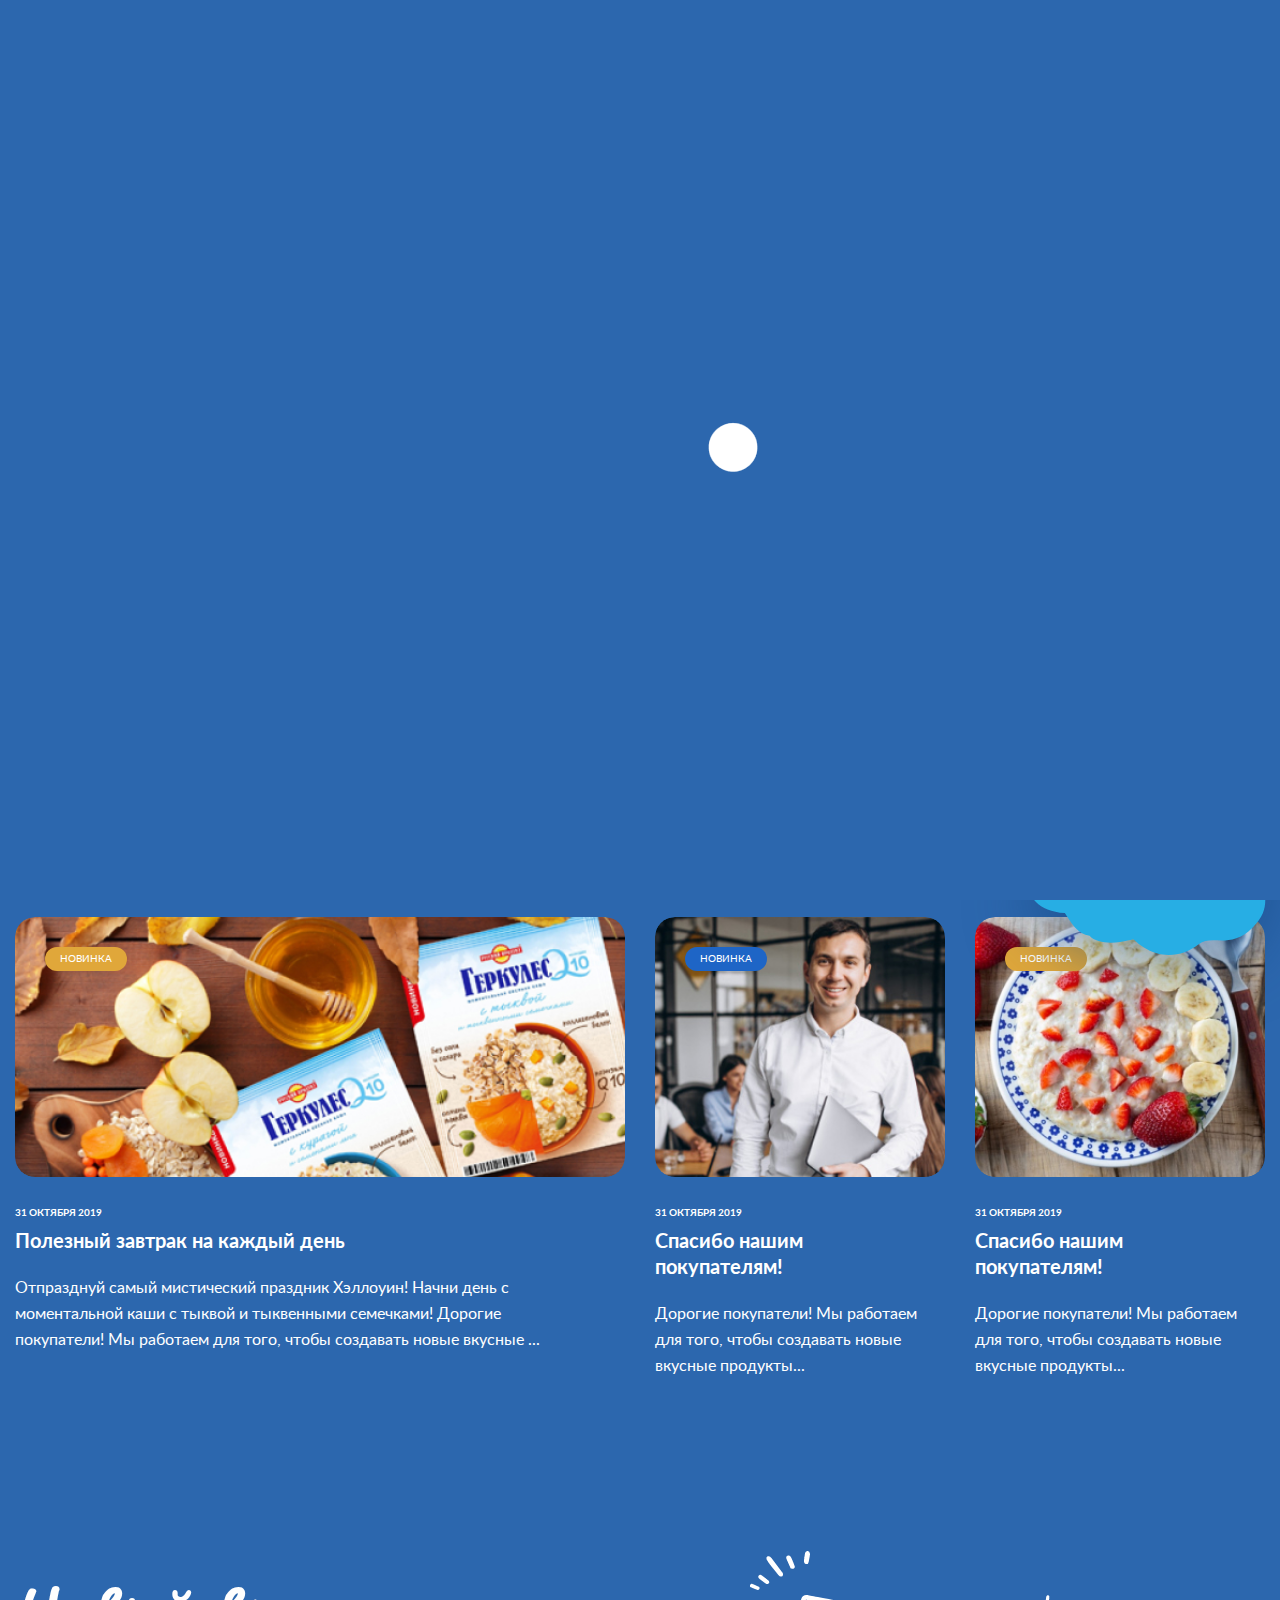
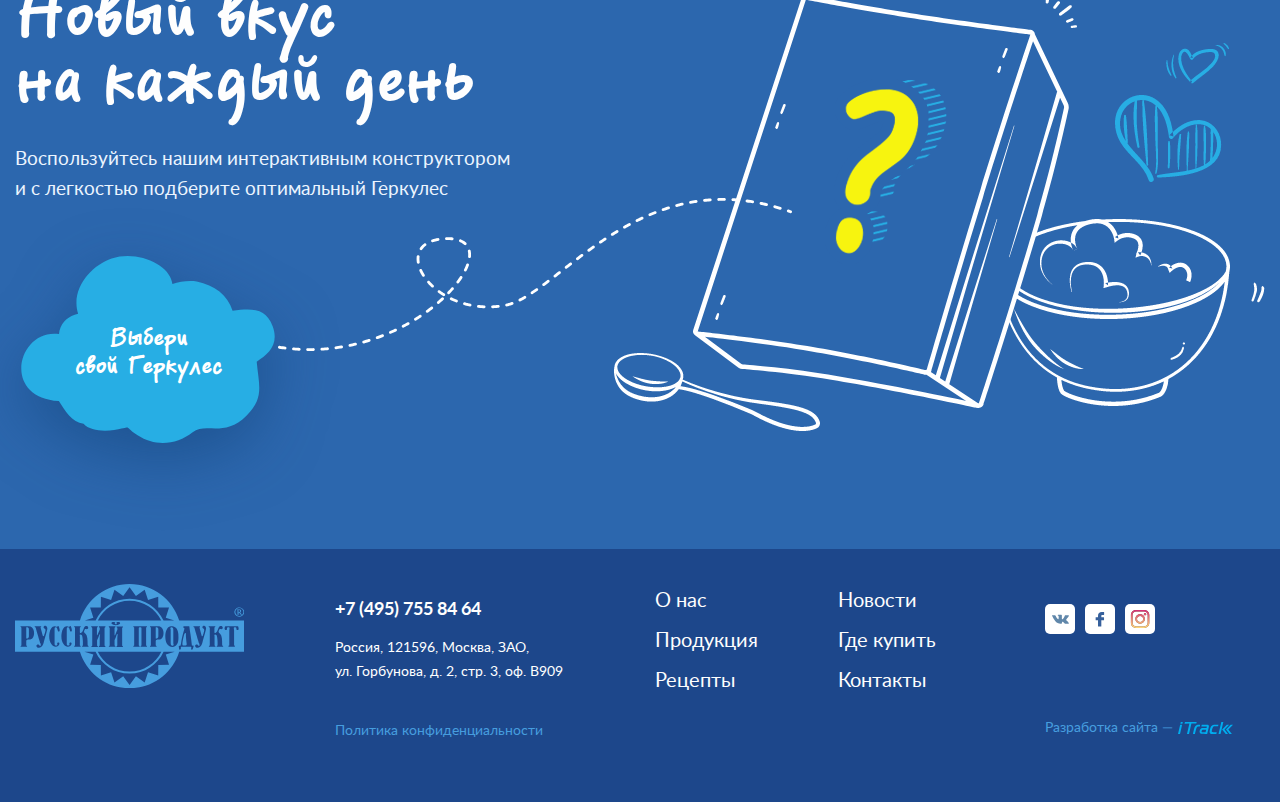
<file: index.html>
<!DOCTYPE html>
<!--[if lt IE 7]><html lang="ru" class="lt-ie9 lt-ie8 lt-ie7"><![endif]-->
<!--[if IE 7]><html lang="ru" class="lt-ie9 lt-ie8"><![endif]-->
<!--[if IE 8]><html lang="ru" class="lt-ie9"><![endif]-->
<!--[if gt IE 8]><!-->
<html lang="ru">
<!--<![endif]-->
<head>
	<meta charset="utf-8" />
	<title>Заголовок</title>
	<meta name="description" content="" />
	<meta http-equiv="X-UA-Compatible" content="IE=edge" />
	<meta name="viewport" content="width=device-width, initial-scale=1.0" />
	<link rel="shortcut icon" href="favicon.png" />
	<link rel="stylesheet" href="libs/bootstrap/bootstrap-grid.css" />
	<link rel="stylesheet" href="libs/font-awesome-4.2.0/css/font-awesome.min.css" />
	<link rel="stylesheet" href="libs/ion.rangeSlider-master/css/ion.rangeSlider.min.css" />
	<link rel="stylesheet" href="libs/fancybox/jquery.fancybox.css" />
	<link rel="stylesheet" href="libs/slick-1.5.9/slick/slick.css" />
	<link rel="stylesheet" href="libs/slick-1.5.9/slick/slick-theme.css" />
	<link rel="stylesheet" href="libs/jscrollpane/jquery.jscrollpane.css" />
	<link rel="stylesheet" href="css/fonts.css" />
	<link rel="stylesheet" href="css/main.css?ver=1.130" />
	<link rel="stylesheet" href="css/media.css?ver=1.130" />
</head>
<body>

	<div class="wrapper">

		<div class="preloader">
			<ul class='circle-container'>
				<li></li>
				<li></li>
				<li></li>
				<li></li>
				<li></li>
				<li></li>
				<li></li>
				<li></li>
				<li></li>
				<li></li>
				<li></li>
				<li></li>
				<li></li>
				<li></li>
				<li></li>
				<li></li>
				<div class="circle-element">
					<div class="dot"></div>
				</div>
			</ul>
			<svg xmlns="http://www.w3.org/2000/svg" version="1.1">
				<defs>
					<filter id="goo">
						<feGaussianBlur in="SourceGraphic" stdDeviation="15" result="blur" />
						<feColorMatrix in="blur" mode="matrix" values="1 0 0 0 0  0 1 0 0 0  0 0 1 0 0  0 0 0 18 -7" result="goo" />
						<feBlend in="SourceGraphic" in2="goo" />
					</filter>
				</defs>
			</svg>
		</div>

		<div class="clouds-wrap">
			<div class="cloud cloud_left cloud_1">
				<img src="img/cloud1.svg" alt="alt">
			</div>
			<div class="cloud cloud_right cloud_2">
				<img src="img/cloud2.svg" alt="alt">
			</div>

			<div class="cloud cloud_left cloud_3">
				<img src="img/cloud2.svg" alt="alt">
			</div>

			<div class="cloud cloud_left cloud_4">
				<img src="img/cloud4.svg" alt="alt">
			</div>

			<div class="cloud cloud_right cloud_5">
				<img src="img/cloud5.svg" alt="alt">
			</div>


		</div>

		<header class="header">
			<a href="#" class="choose-btn">
				<img src="img/choose_cloud.svg" alt="alt">
				<span class="choose-btn__text">Выбери свой Геркулес</span>
			</a>
			<div class="container">
				<ul class="menu">
					<li><a href="#">О нас</a></li>
					<li><a href="#">Продукция</a></li>
					<li><a href="#">Рецепты</a></li>
					<li><a href="#">
						<img src="img/logo.svg" alt="alt">
					</a></li>
					<li><a href="#">Новости</a></li>
					<li><a href="#">Где купить</a></li>
					<li><a href="#">Контакты</a></li>
				</ul>
			</div>
			<div class="right-header">
				<a href="#" class="btn-question"></a>
				<div class="btn-menu"></div>
				<a href="#" class="logo-mobile">
					<img src="img/logo.svg" alt="alt">
				</a>
				<a href="#" class="btn-search"></a>
				<ul class="list-language">
					<li class="active"><a href="#">Ru</a></li>
					<li><a href="#">En</a></li>
				</ul>
			</div>
			<div class="menu-mobile">
				<ul class="list-language">
					<li class="active"><a href="#">Ru</a></li>
					<li><a href="#">En</a></li>
				</ul>
				<ul class="menu-mobile__list">
					<li><a href="#">О нас</a></li>
					<li class="menu-mobile__haschild">
						<a href="#">Продукция</a>
						<div class="mobile-dropdown">
							<div class="mobile-dropdown__title">Варочные</div>
							<ul class="mobile-dropdown__tags">
								<li><a href="#">Цельное зерно</a></li>
								<li><a href="#">Резаные зерна</a></li>
							</ul>
							<div class="mobile-dropdown__title">Моментальные</div>
							<ul class="mobile-dropdown__tags">
								<li><a href="#">Каши с фруктами</a></li>
								<li><a href="#">Каши с вареньем</a></li>
								<li><a href="#">Каши с ягодами</a></li>
								<li><a href="#">Каши с коэнзимом</a></li>
								<li><a href="#">Каши со злаками</a></li>
								<li><a href="#">Каши ассорти</a></li>
								<li><a href="#">Каши с шоколадом</a></li>
							</ul>
						</div>
					</li>
					<li><a href="#">Рецепты</a></li>
					<li><a href="#">Новости</a></li>
					<li><a href="#">Где купить</a></li>
					<li><a href="#">Контакты</a></li>
				</ul>
				<a href="#" class="choose-btn">
					<img src="img/choose_cloud.svg" alt="alt">
					<span class="choose-btn__text">Выбери свой Геркулес</span>
				</a>
			</div>
		</header>

		<div class="billbord">
			
		</div>

		<div class="news-articles">
			<div class="container">
				<div class="title-section">Новости и акции</div>
				<div class="row row_news">
					<div class="col-lg-6 col-md-6">
						<a href="#" class="item-article">
							<span class="item-article__image">
								<img src="img/news1.jpg" alt="alt">
								<span class="item-article__tag item-article__tag_new">новинка</span>
							</span>
							<span class="item-article__date">31 октября 2019</span>
							<span class="item-article__title">Полезный завтрак на каждый день</span>
							<span class="item-article__text">Отпразднуй самый мистический праздник Хэллоуин! Начни день с<br> моментальной каши с тыквой и тыквенными семечками! Дорогие<br> покупатели! Мы работаем для того, чтобы создавать новые вкусные ...</span>
						</a>
					</div>
					<div class="col-lg-3 col-md-6">
						<a href="#" class="item-article">
							<span class="item-article__image">
								<img src="img/news2.jpg" alt="alt">
								<span class="item-article__tag item-article__tag_relise">новинка</span>
							</span>
							<span class="item-article__date">31 октября 2019</span>
							<span class="item-article__title">Спасибо нашим <br>покупателям!</span>
							<span class="item-article__text">Дорогие покупатели! Мы работаем для того, чтобы создавать новые вкусные продукты...</span>
						</a>
					</div>
					<div class="col-lg-3 col-md-6">
						<a href="#" class="item-article">
							<span class="item-article__image">
								<img src="img/news3.jpg" alt="alt">
								<span class="item-article__tag item-article__tag_new">новинка</span>
							</span>
							<span class="item-article__date">31 октября 2019</span>
							<span class="item-article__title">Спасибо нашим <br>покупателям!</span>
							<span class="item-article__text">Дорогие покупатели! Мы работаем для того, чтобы создавать новые вкусные продукты...</span>
						</a>
					</div>
					<a href="#" class="btn-cloud btn-cloud_news"><span>Смотреть <br>все новости</span></a>
				</div>
			</div>
		</div>

		<div class="constructor">
			<div class="container">
				<div class="row">
					<div class="col-xl-5 col-md-6">
						<div class="title-section">Новый вкус <br>на каждый день</div>
						<div class="descr-title">Воспользуйтесь нашим интерактивным конструктором и с легкостью подберите оптимальный Геркулес</div>
						<a href="#" class="btn-cloud hidden-mob"><span>Выбери <br>свой Геркулес</span></a>
					</div>
					<div class="col-xl-7 col-md-6">
						<div class="icon-constructor">
							<div class="line-dots">
								<img src="img/line_dot.svg" alt="alt">
							</div>
							<img src="img/ic_constructor.png" alt="alt">
						</div>
						<a href="#" class="btn-cloud show-mobile"><span>Выбери <br>свой Геркулес</span></a>
					</div>
				</div>
			</div>
		</div>

		<footer class="footer">
			<div class="container">
				<div class="row">
					<div class="col-xl-3 col-lg-4 col-md-4">
						<a href="#" class="footer__logo">
							<img src="img/footer-logo.svg" alt="alt">
						</a>
						<div class="show-tablet">
							<a href="tel:+7 (495) 755 84 64" class="footer__phone">+7 (495) 755 84 64</a>
							<div class="footer__descr">
								<p>Россия, 121596, Москва, ЗАО,</p>
								<p>ул. Горбунова, д. 2, стр. 3, оф. В909</p>
							</div>
						</div>
					</div>
					<div class="col-xl-3 hidden_tablet">
						<a href="tel:+7 (495) 755 84 64" class="footer__phone">+7 (495) 755 84 64</a>
						<div class="footer__descr">
							<p>Россия, 121596, Москва, ЗАО,</p>
							<p>ул. Горбунова, д. 2, стр. 3, оф. В909</p>
						</div>
						<a href="#" class="footer__politics">Политика конфиденциальности</a>
					</div>
					<div class="col-xl-3 col-lg-5 col-md-4">
						<ul class="footer__nav">
							<li><a href="#">О нас</a></li>
							<li><a href="#">Продукция</a></li>
							<li><a href="#">Рецепты</a></li>
							<li><a href="#">Новости</a></li>
							<li><a href="#">Где купить</a></li>
							<li><a href="#">Контакты</a></li>
						</ul>
						<div class="show-tablet">
							<a href="#" class="footer__politics">Политика конфиденциальности</a>
						</div>
					</div>
					<div class="col-xl-3 col-lg-3 col-md-4">
						<div class="footer__right">
							<ul class="social-list">
								<li><a href="#"><img src="img/ic_vk.svg" alt="alt"></a></li>
								<li><a href="#"><img src="img/ic_fb.svg" alt="alt"></a></li>
								<li><a href="#"><img src="img/ic_insta.svg" alt="alt"></a></li>
							</ul>
							<div class="footer__copy">Разработка сайта — <img src="img/copy.svg" alt="alt"></div>
						</div>
					</div>
				</div>
			</div>
		</footer>
		
	</div>

	<!--[if lt IE 9]>
	<script src="libs/html5shiv/es5-shim.min.js"></script>
	<script src="libs/html5shiv/html5shiv.min.js"></script>
	<script src="libs/html5shiv/html5shiv-printshiv.min.js"></script>
	<script src="libs/respond/respond.min.js"></script>
<![endif]-->
<script src="libs/jquery/jquery-1.11.1.min.js"></script>
<script src="libs/jquery-mousewheel/jquery.mousewheel.min.js"></script>
<script src="libs/fancybox/jquery.fancybox.pack.js"></script>
<script src="libs/ion.rangeSlider-master/js/ion.rangeSlider.min.js"></script>
<script src="libs/waypoints/waypoints-1.6.2.min.js"></script>
<script src="libs/jscrollpane/jquery.jscrollpane.min.js"></script>
<script src="libs/jQueryFormStyler-master/jquery.formstyler.min.js"></script>
<script src="libs/slick-1.5.9/slick/slick.min.js"></script>
<script src="libs/scroll2id/PageScroll2id.min.js"></script>
<script src="js/common.js?ver=1.130"></script>
<!-- Yandex.Metrika counter --><!-- /Yandex.Metrika counter -->
<!-- Google Analytics counter --><!-- /Google Analytics counter -->
</body>
</html>
</file>
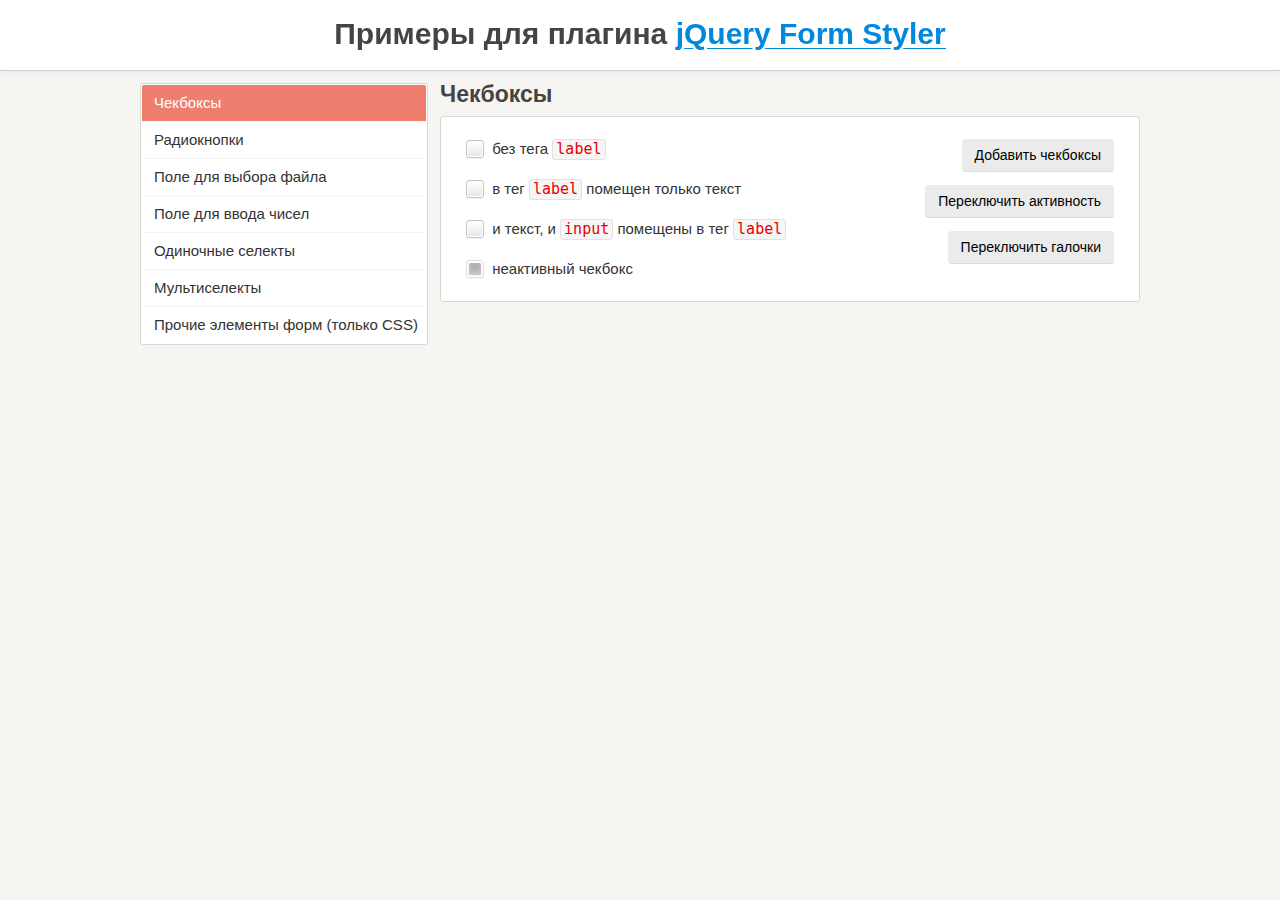
<file: libs/jQueryFormStyler-master/demo/index.html>
<!DOCTYPE html>
<html>
<head>
	<meta charset="utf-8" />
	<meta name="viewport" content="width=device-width, initial-scale=1.0" />
	<title>Примеры для плагина jQuery Form Styler</title>
	<link href="demo.css" rel="stylesheet" />
	<link href="../jquery.formstyler.css" rel="stylesheet" />
	<script src="http://ajax.googleapis.com/ajax/libs/jquery/1.11.3/jquery.min.js"></script>
	<script src="../jquery.formstyler.js"></script>
	<script>
		(function($) {
		$(function() {
			$('input, select').styler({
				selectSearch: true
			});
		});
		})(jQuery);
	</script>
	<script src="demo.js"></script>
</head>

<body>

<h1>Примеры для плагина <a href="http://dimox.name/jquery-form-styler/">jQuery Form Styler</a></h1>

<form method="post">
<div class="wrapper">

	<ul class="menu">
		<li class="current" data-hash="checkbox">Чекбоксы</li>
		<li data-hash="radio">Радиокнопки</li>
		<li data-hash="file">Поле для выбора файла</li>
		<li data-hash="number">Поле для ввода чисел</li>
		<li data-hash="select">Одиночные селекты</li>
		<li data-hash="multiselect">Мультиселекты</li>
		<li data-hash="css">Прочие элементы форм (только CSS)</li>
	</ul>

	<div class="content">

		<div class="box visible">
			<h2>Чекбоксы</h2>

			<div class="section lh">
				<div class="buttons">
					<button type="submit" class="button  add-checkbox">Добавить чекбоксы</button>
					<button type="submit" class="button  disable-input">Переключить активность</button>
					<button type="submit" class="button  check">Переключить галочки</button>
				</div>
				<input type="checkbox" /> без тега <code>label</code><br />
				<span id="r"><input type="checkbox" id="checkbox1" /></span> <label for="checkbox1"> в тег <code>label</code> помещен только текст</label><br />
				<label><input type="checkbox" /> и текст, и <code>input</code> помещены в тег <code>label</code></label><br />
				<label><input type="checkbox" disabled checked /> неактивный чекбокс</label>
			</div><!-- .section -->
		</div><!-- .box -->

		<div class="box">
			<h2>Радиокнопки</h2>

			<div class="section lh">
				<div class="buttons">
					<button type="submit" class="button  add-radio">Добавить радиокнопки</button>
					<button type="submit" class="button  disable-input">Переключить активность</button>
				</div>
				<input type="radio" name="radio" /> без тега <code>label</code><br />
				<input type="radio" name="radio" id="radio1" /> <label for="radio1"> в тег <code>label</code> помещен только текст</label><br />
				<label><input type="radio" name="radio" /> и текст, и <code>input</code> помещены в тег <code>label</code></label><br />
				<label><input type="radio" name="radio" disabled /> неактивная радиокнопка</label>
			</div><!-- .section -->
		</div><!-- .box -->

		<div class="box">
			<h2>Поле для выбора файла</h2>

			<div class="section">
				<div class="buttons">
					<button type="submit" class="button  add-file">Добавить поле</button>
					<button type="submit" class="button  disable-input">Переключить активность</button>
				</div>
				<input type="file" />
			</div><!-- .section -->
		</div><!-- .box -->

		<div class="box">
			<h2>Поле для ввода чисел</h2>

			<div class="section">
				<div class="buttons">
					<button type="submit" class="button  add-number">Добавить поле</button>
					<button type="submit" class="button  disable-input">Переключить активность</button>
				</div>
				<p>Поле без атрибутов.</p>
				<input type="number" />
			</div><!-- .section -->

			<div class="section">
				<p>Поле с атрибутами <code>min="0" max="100" step="5"</code>.</p>
				<input type="number" min="0" max="100" step="5" />
			</div><!-- .section -->

			<div class="section  number-plus-minus">
			<p>Другой вид переключателей.</p>
				<input type="number" />
			</div><!-- .section -->
		</div><!-- .box -->

		<div class="box">

			<h2>Одиночные селекты</h2>

			<p style="color: #43C617">По умолчанию ширина селекта на этой странице установлена 250 пикселей.</p>

			<div class="section">
				<div class="buttons">
					<button type="submit" class="button  add-select">Добавить селект</button>
					<button type="submit" class="button  add-options">Добавить пункты в список</button>
					<button type="submit" class="button  disable-select">Переключить активность селекта</button>
					<button type="submit" class="button  disable-options">Переключить активность пунктов</button>
				</div>
				<p><strong>Простой селект</strong> с несколькими пунктами, <br />один из них неактивный.</p>
				<select>
					<option>-- Выберите --</option>
					<option>Пункт 1</option>
					<option>Пункт 2</option>
					<option disabled>Пункт 3</option>
					<option>Пункт 4</option>
					<option>Пункт 5</option>
				</select>
			</div><!-- .section -->

			<div class="section">

				<p>Селект <strong>без заданной ширины</strong>, имеющий пункт <strong>с длинным текстом</strong>.</p>
				<select class="width-auto">
					<option>-- Выберите --</option>
					<option>Пункт 1</option>
					<option>Пункт 2</option>
					<option>Какой-то пункт с очень-очень-очень длинным-длинным-длинным текстом</option>
					<option>Пункт 4</option>
					<option>Пункт 5</option>
				</select>

				<br /><br />

				<p>Селект <strong>с шириной 200 пикселей</strong>, имеющий пункт <strong>с длинным текстом</strong>.</p>
				<select class="width-200">
					<option>-- Выберите --</option>
					<option>Пункт 1</option>
					<option>Пункт 2</option>
					<option>Какой-то пункт с очень-очень-очень длинным-длинным-длинным текстом</option>
					<option>Пункт 4</option>
					<option>Пункт 5</option>
				</select>

			</div><!-- .section -->

			<div class="section">

				<div class="sec maxheight">
					<p>Выпадающий список этого селекта <br /><strong>органичен по высоте</strong>.</p>
					<select>
						<option>-- Выберите --</option>
						<option>Пункт 1</option>
						<option>Пункт 2</option>
						<option>Пункт 3</option>
						<option>Пункт 4</option>
						<option>Пункт 5</option>
						<option>Пункт 6</option>
						<option>Пункт 7</option>
						<option>Пункт 8</option>
						<option>Пункт 9</option>
						<option>Пункт 10</option>
						<option>Пункт 11</option>
						<option>Пункт 12</option>
						<option>Пункт 13</option>
						<option>Пункт 14</option>
						<option>Пункт 15</option>
						<option>Пункт 16</option>
						<option>Пункт 17</option>
						<option>Пункт 18</option>
						<option>Пункт 19</option>
						<option>Пункт 20</option>
						<option>Пункт 21</option>
						<option>Пункт 22</option>
						<option>Пункт 23</option>
						<option>Пункт 24</option>
						<option>Пункт 25</option>
						<option>Пункт 26</option>
						<option>Пункт 27</option>
						<option>Пункт 28</option>
						<option>Пункт 29</option>
						<option>Пункт 30</option>
					</select>
				</div><!-- .sec -->

				<div class="sec">
					<p>Селект <strong>с длинным списком</strong>, не ограниченным максимальной высотой.</p>
					<select>
						<option>-- Выберите --</option>
						<option>Пункт 1</option>
						<option>Пункт 2</option>
						<option>Пункт 3</option>
						<option>Пункт 4</option>
						<option>Пункт 5</option>
						<option>Пункт 6</option>
						<option>Пункт 7</option>
						<option>Пункт 8</option>
						<option>Пункт 9</option>
						<option>Пункт 10</option>
						<option>Пункт 11</option>
						<option>Пункт 12</option>
						<option>Пункт 13</option>
						<option>Пункт 14</option>
						<option>Пункт 15</option>
						<option>Пункт 16</option>
						<option>Пункт 17</option>
						<option>Пункт 18</option>
						<option>Пункт 19</option>
						<option>Пункт 20</option>
						<option>Пункт 21</option>
						<option>Пункт 22</option>
						<option>Пункт 23</option>
						<option>Пункт 24</option>
						<option>Пункт 25</option>
						<option>Пункт 26</option>
						<option>Пункт 27</option>
						<option>Пункт 28</option>
						<option>Пункт 29</option>
						<option>Пункт 30</option>
						<option>Пункт 31</option>
						<option>Пункт 32</option>
						<option>Пункт 33</option>
						<option>Пункт 34</option>
						<option>Пункт 35</option>
						<option>Пункт 36</option>
						<option>Пункт 37</option>
						<option>Пункт 38</option>
						<option>Пункт 39</option>
						<option>Пункт 40</option>
						<option>Пункт 41</option>
						<option>Пункт 42</option>
						<option>Пункт 43</option>
						<option>Пункт 44</option>
						<option>Пункт 45</option>
						<option>Пункт 46</option>
						<option>Пункт 47</option>
						<option>Пункт 48</option>
						<option>Пункт 49</option>
						<option>Пункт 50</option>
						<option>Пункт 51</option>
						<option>Пункт 52</option>
						<option>Пункт 53</option>
						<option>Пункт 54</option>
						<option>Пункт 55</option>
						<option>Пункт 56</option>
						<option>Пункт 57</option>
						<option>Пункт 58</option>
						<option>Пункт 59</option>
						<option>Пункт 60</option>
						<option>Пункт 61</option>
						<option>Пункт 62</option>
						<option>Пункт 63</option>
						<option>Пункт 64</option>
						<option>Пункт 65</option>
						<option>Пункт 66</option>
						<option>Пункт 67</option>
						<option>Пункт 68</option>
						<option>Пункт 69</option>
						<option>Пункт 70</option>
						<option>Пункт 71</option>
						<option>Пункт 72</option>
						<option>Пункт 73</option>
						<option>Пункт 74</option>
						<option>Пункт 75</option>
						<option>Пункт 76</option>
						<option>Пункт 77</option>
						<option>Пункт 78</option>
						<option>Пункт 79</option>
						<option>Пункт 80</option>
						<option>Пункт 81</option>
						<option>Пункт 82</option>
						<option>Пункт 83</option>
						<option>Пункт 84</option>
						<option>Пункт 85</option>
						<option>Пункт 86</option>
						<option>Пункт 87</option>
						<option>Пункт 88</option>
						<option>Пункт 89</option>
						<option>Пункт 90</option>
						<option>Пункт 91</option>
						<option>Пункт 92</option>
						<option>Пункт 93</option>
						<option>Пункт 94</option>
						<option>Пункт 95</option>
						<option>Пункт 96</option>
						<option>Пункт 97</option>
						<option>Пункт 98</option>
						<option>Пункт 99</option>
						<option>Пункт 100</option>
					</select>
				</div><!-- .sec -->

			</div><!-- .section -->

			<div class="section">

				<div class="sec">
					<p>Проверяем, правильное ли значение передается при изменении. У оригинального селекта прописано: <code>onchange="alert(this.value)"</code>.</p>
					<select onchange="alert(this.value)">
						<option>-- Выберите --</option>
						<option>Пункт 1</option>
						<option>Пункт 2</option>
						<option>Пункт 3</option>
						<option>Пункт 4</option>
						<option>Пункт 5</option>
					</select>
				</div><!-- .sec -->

				<div class="sec">
					<p>Селект <strong>с замещающим текстом</strong> (placeholder). Текст "-- Выберите --" задан не через тег <code>option</code>, а через атрибут <code>data-placeholder</code>.</p>
					<select data-placeholder="-- Выберите --">
						<option label="-"></option>
						<option>Пункт 1</option>
						<option>Пункт 2</option>
						<option>Пункт 3</option>
						<option>Пункт 4</option>
						<option>Пункт 5</option>
					</select>
				</div><!-- .sec -->

			</div><!-- .section -->

			<div class="section">

				<div class="sec">
					<p>Селект <strong>с группировкой пунктов</strong> <br />(используется тег <code>optgroup</code>), один из них неактивный.</p>
					<select>
						<option>-- Выберите --</option>
						<optgroup label="Группа 1">
							<option>Пункт 1.1</option>
							<option>Пункт 1.2</option>
							<option>Пункт 1.3</option>
						</optgroup>
						<optgroup label="Группа 2">
							<option>Пункт 2.1</option>
							<option disabled>Пункт 2.2</option>
							<option>Пункт 2.3</option>
						</optgroup>
					</select>
				</div><!-- .sec -->

				<div class="sec">
					<p>Селект с выделением групп <strong>разными цветами</strong> (указаны классы <code>.color1</code> и <code>.color2</code> для <code>optgroup</code>).</p>
					<select>
						<option>-- Выберите --</option>
						<optgroup label="Группа 1" class="color1">
							<option>Пункт 1.1</option>
							<option>Пункт 1.2</option>
							<option>Пункт 1.3</option>
						</optgroup>
						<optgroup label="Группа 2" class="color2">
							<option>Пункт 2.1</option>
							<option>Пункт 2.2</option>
							<option>Пункт 2.3</option>
						</optgroup>
					</select>
				</div><!-- .sec -->

			</div><!-- .section -->

			<div class="section">

				<div class="sec showChanged">
					<p>Показываем, что селект изменен, используя класс <code>.changed</code> (появляется зеленая обводка).</p>
					<select>
						<option>-- Выберите --</option>
						<option>Пункт 1</option>
						<option>Пункт 2</option>
						<option>Пункт 3</option>
						<option>Пункт 4</option>
						<option>Пункт 5</option>
					</select>
				</div><!-- .sec -->

				<div class="sec lang">
					<p>Класс, указаннный для <code>option</code>, передается свернутом селекту, благодаря чему мы в нем видим флаг.</p>
					<select>
						<option>-- Выберите язык --</option>
						<option class="lang-en">Английский</option>
						<option class="lang-es">Испанский</option>
						<option class="lang-de">Немецкий</option>
						<option class="lang-ru">Русский</option>
						<option class="lang-fr">Французский</option>
					</select>
				</div><!-- .sec -->

			</div><!-- .section -->

			<br /><br /><br /><br /><br /><br /><br /><br /><br /><br />

		</div><!-- .box -->

		<div class="box">

			<h2>Мультиселекты</h2>

			<div class="section">
				<div class="buttons">
					<button type="submit" class="button  add-select  multiple">Добавить селект</button>
					<button type="submit" class="button  add-options">Добавить пункты в список</button>
					<button type="submit" class="button  disable-select">Переключить активность селекта</button>
					<button type="submit" class="button  disable-options">Переключить активность пунктов</button>
				</div>
				<p><strong>Мультиселект</strong>, один из пунктов неактивный, <br />параметр <code>size</code> не указан.</p>
				<select multiple>
					<option>-- Выберите --</option>
					<option>Пункт 1</option>
					<option>Пункт 2</option>
					<option disabled>Пункт 3</option>
					<option>Пункт 4</option>
					<option>Пункт 5</option>
				</select>
			</div><!-- .section -->

			<div class="section">
				<p>Мультиселект <strong>с параметром</strong> <code>size</code> <strong>равным</strong> <code>6</code> и <strong>с заданной шириной</strong> (400 пикселей).</p>
				<select multiple size="6" class="width-400">
					<option>-- Выберите один или несколько пунктов --</option>
					<option>Пункт 1</option>
					<option>Пункт 2</option>
					<option>Пункт 3</option>
					<option>Пункт 4</option>
					<option>Пункт 5</option>
				</select>
			</div><!-- .section -->

			<div class="section">

				<div class="sec">
					<p>Мультиселект <strong>с группировкой пунктов</strong> (используется тег <code>optgroup</code>), один из них неактивный.</p>
					<select multiple size="9">
						<option>-- Выберите --</option>
						<optgroup label="Группа 1">
							<option>Пункт 1.1</option>
							<option>Пункт 1.2</option>
							<option>Пункт 1.3</option>
						</optgroup>
						<optgroup label="Группа 2">
							<option>Пункт 2.1</option>
							<option disabled>Пункт 2.2</option>
							<option>Пункт 2.3</option>
						</optgroup>
					</select>
				</div><!-- .sec -->

				<div class="sec">
					<p>Мультиселект с выделением групп <strong>разными цветами</strong> (указаны классы <code>.color1</code> и <code>.color2</code> для <code>optgroup</code>).</p>
					<select multiple size="9">
						<option>-- Выберите --</option>
						<optgroup label="Группа 1" class="color1">
							<option>Пункт 1.1</option>
							<option>Пункт 1.2</option>
							<option>Пункт 1.3</option>
						</optgroup>
						<optgroup label="Группа 2" class="color2">
							<option>Пункт 2.1</option>
							<option>Пункт 2.2</option>
							<option>Пункт 2.3</option>
						</optgroup>
					</select>
				</div><!-- .sec -->

			</div><!-- .section -->

		</div><!-- .box -->

		<div class="box">

			<h2>Прочие элементы форм (только CSS)</h2>

			<div class="section css">
				<p>Стилизация данных элементов <strong>не требует наличия плагина</strong>.</p>

				<input class="styler" type="text" size="60" placeholder="Однострочное текстовое поле..." /> <code>&lt;input type="text"></code>

				<input class="styler" type="password" size="60" placeholder="Поле для ввода пароля..." /> <code>&lt;input type="password"></code>

				<textarea class="styler" cols="60" rows="5" placeholder="Многострочное текстовое поле..."></textarea> <code>&lt;textarea>&lt;/textarea></code><br />

				<input class="styler" type="button" value="Кнопка" /> <code>&lt;input type="button"></code><br />

				<button class="styler" type="submit">Кнопка</button> <code>&lt;button>&lt;/button></code><br />

				<input class="styler" type="reset" value="Сброс" /> <code>&lt;input type="reset"></code><br />

				<input class="styler" type="button" value="Кнопка неактивная" disabled /> <code>&lt;input type="button" disabled></code><br />
				<button class="styler" type="submit" disabled>Кнопка неактивная</button> <code>&lt;button disabled>&lt;/button></code>

			</div><!-- .section -->

		</div><!-- .box -->

	</div><!-- .content -->

</div><!-- .wrapper -->
</form>

</body>
</html>
</file>
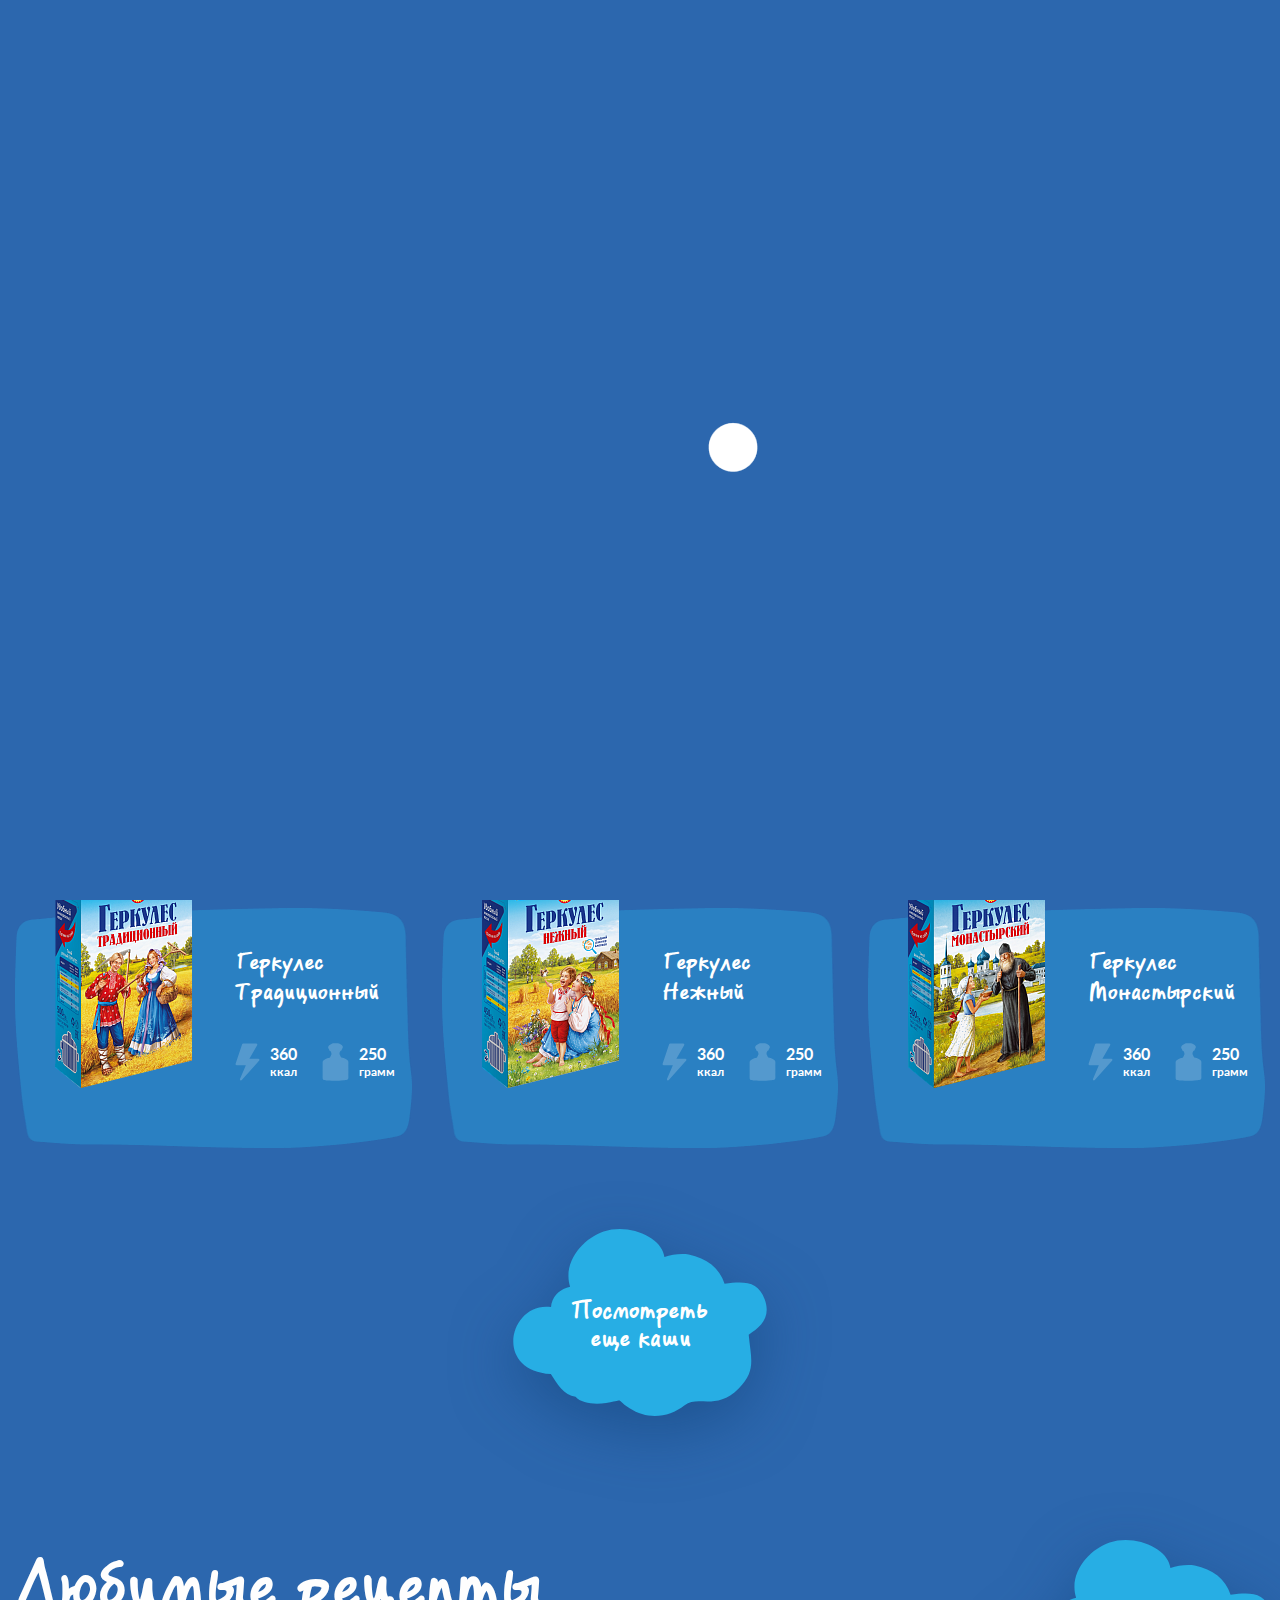
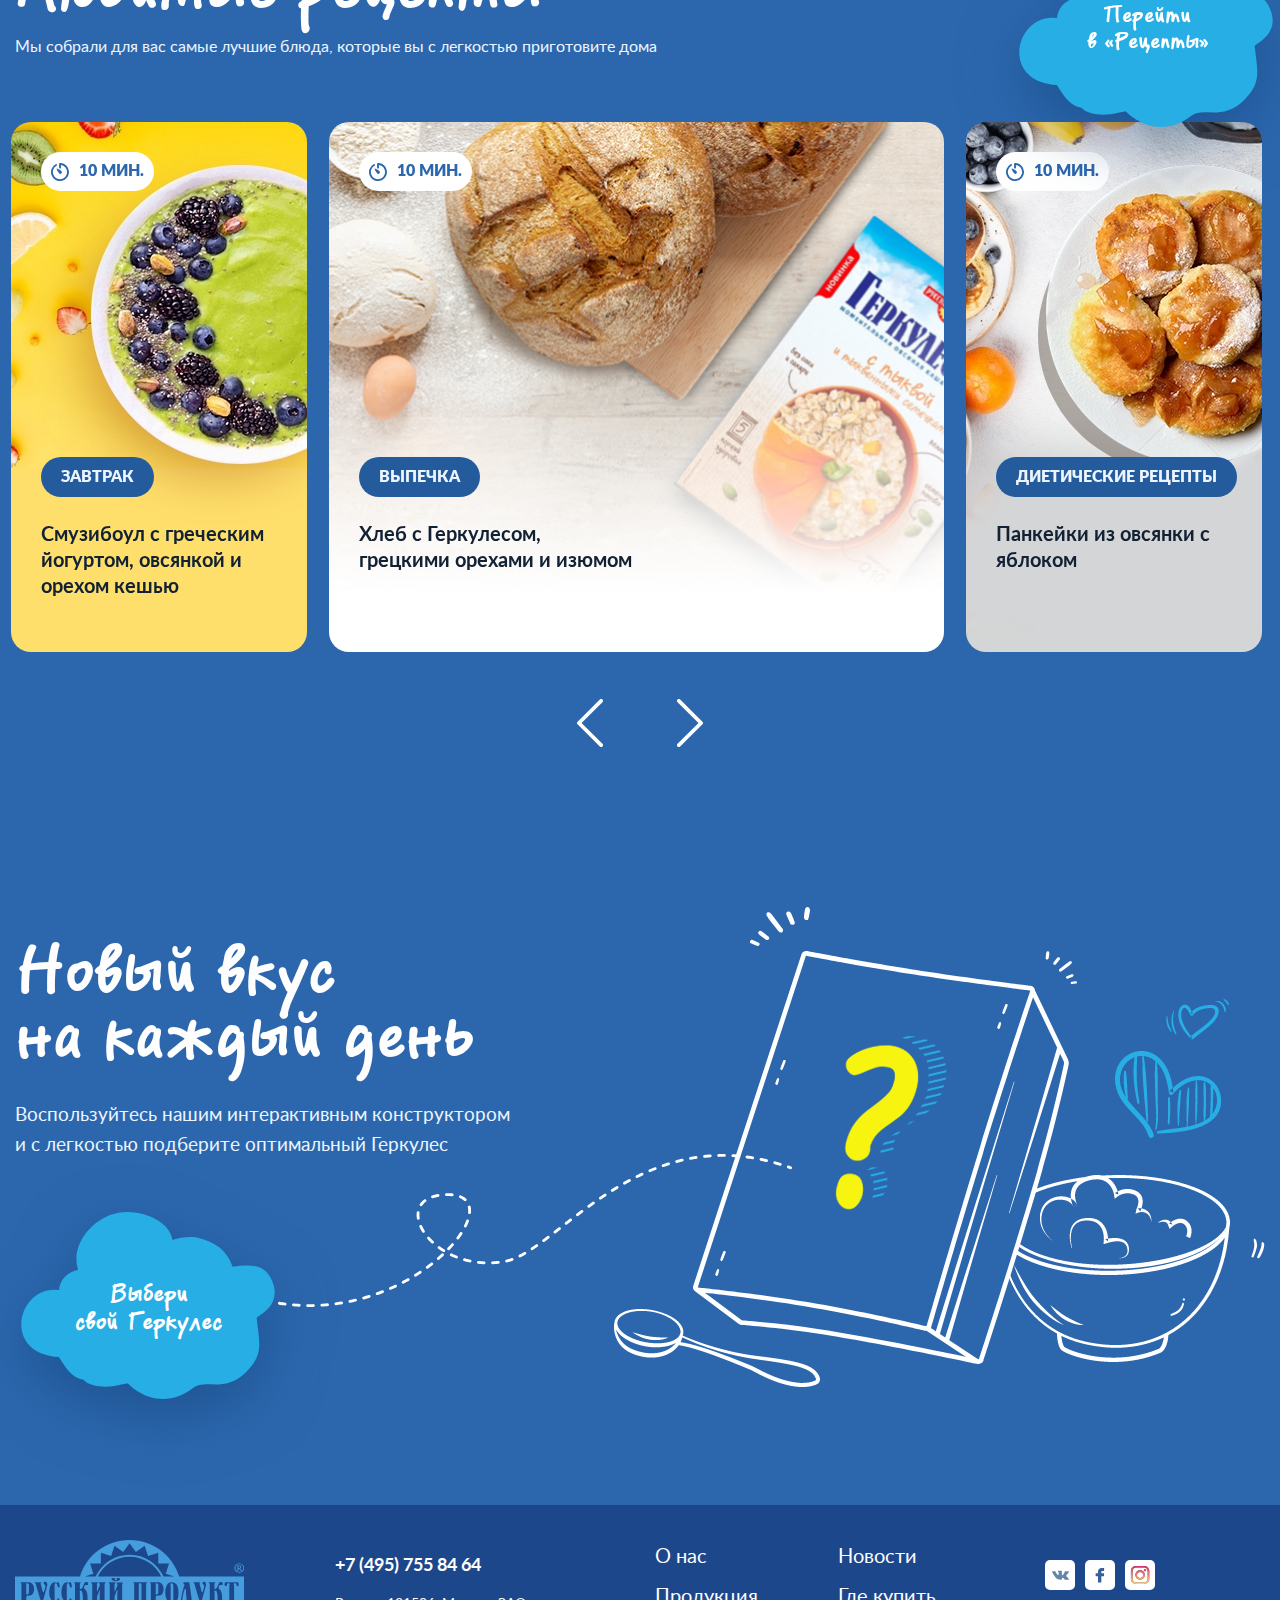
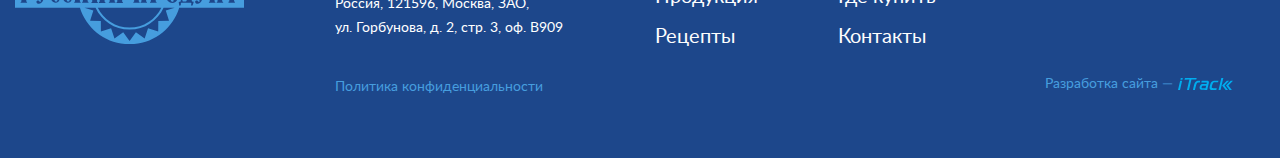
<file: catalog-list.html>
<!DOCTYPE html>
<!--[if lt IE 7]><html lang="ru" class="lt-ie9 lt-ie8 lt-ie7"><![endif]-->
<!--[if IE 7]><html lang="ru" class="lt-ie9 lt-ie8"><![endif]-->
<!--[if IE 8]><html lang="ru" class="lt-ie9"><![endif]-->
<!--[if gt IE 8]><!-->
<html lang="ru">
<!--<![endif]-->
<head>
	<meta charset="utf-8" />
	<title>Заголовок</title>
	<meta name="description" content="" />
	<meta http-equiv="X-UA-Compatible" content="IE=edge" />
	<meta name="viewport" content="width=device-width, initial-scale=1.0" />
	<link rel="shortcut icon" href="favicon.png" />
	<link rel="stylesheet" href="libs/bootstrap/bootstrap-grid.css" />
	<link rel="stylesheet" href="libs/font-awesome-4.2.0/css/font-awesome.min.css" />
	<link rel="stylesheet" href="libs/ion.rangeSlider-master/css/ion.rangeSlider.min.css" />
	<link rel="stylesheet" href="libs/fancybox/jquery.fancybox.css" />
	<link rel="stylesheet" href="libs/slick-1.5.9/slick/slick.css" />
	<link rel="stylesheet" href="libs/slick-1.5.9/slick/slick-theme.css" />
	<link rel="stylesheet" href="libs/jscrollpane/jquery.jscrollpane.css" />
	<link rel="stylesheet" href="css/fonts.css" />
	<link rel="stylesheet" href="css/main.css?ver=1.103" />
	<link rel="stylesheet" href="css/media.css?ver=1.103" />
</head>
<body>

	<div class="wrapper">

		<div class="preloader">
			<ul class='circle-container'>
				<li></li>
				<li></li>
				<li></li>
				<li></li>
				<li></li>
				<li></li>
				<li></li>
				<li></li>
				<li></li>
				<li></li>
				<li></li>
				<li></li>
				<li></li>
				<li></li>
				<li></li>
				<li></li>
				<div class="circle-element">
					<div class="dot"></div>
				</div>
			</ul>
			<svg xmlns="http://www.w3.org/2000/svg" version="1.1">
				<defs>
					<filter id="goo">
						<feGaussianBlur in="SourceGraphic" stdDeviation="15" result="blur" />
						<feColorMatrix in="blur" mode="matrix" values="1 0 0 0 0  0 1 0 0 0  0 0 1 0 0  0 0 0 18 -7" result="goo" />
						<feBlend in="SourceGraphic" in2="goo" />
					</filter>
				</defs>
			</svg>
		</div>

		<div class="clouds-wrap">
			<div class="cloud cloud_left cloud_1 hidden_1440">
				<img src="img/cloud1.svg" alt="alt">
			</div>
			<div class="cloud cloud_right cloud_2">
				<img src="img/cloud2.svg" alt="alt">
			</div>

			<div class="cloud cloud_left cloud_3">
				<img src="img/cloud2.svg" alt="alt">
			</div>

			<div class="cloud cloud_left cloud_4">
				<img src="img/cloud4.svg" alt="alt">
			</div>

			<div class="cloud cloud_right cloud_5 hidden_1440">
				<img src="img/cloud5.svg" alt="alt">
			</div>

			<div class="cloud cloud_right cloud_6">
				<img src="img/cloud4.svg" alt="alt">
			</div>

			<div class="cloud cloud_left cloud_7">
				<img src="img/cloud2.svg" alt="alt">
			</div>
		</div>

		<header class="header">
			<a href="#" class="choose-btn">
				<img src="img/choose_cloud.svg" alt="alt">
				<span class="choose-btn__text">Выбери свой Геркулес</span>
			</a>
			<div class="container">
				<ul class="menu">
					<li><a href="#">О нас</a></li>
					<li><a href="#">Продукция</a></li>
					<li><a href="#">Рецепты</a></li>
					<li><a href="#">
						<img src="img/logo.svg" alt="alt">
					</a></li>
					<li><a href="#">Новости</a></li>
					<li><a href="#">Где купить</a></li>
					<li><a href="#">Контакты</a></li>
				</ul>
			</div>
			<div class="right-header">
				<a href="#" class="btn-question"></a>
				<div class="btn-menu"></div>
				<a href="#" class="logo-mobile">
					<img src="img/logo.svg" alt="alt">
				</a>
				<a href="#" class="btn-search"></a>
			</div>
			<div class="menu-mobile">
				<ul class="menu-mobile__list">
					<li><a href="#">О нас</a></li>
					<li class="menu-mobile__haschild">
						<a href="#">Продукция</a>
						<div class="mobile-dropdown">
							<div class="mobile-dropdown__title">Варочные</div>
							<ul class="mobile-dropdown__tags">
								<li><a href="#">Цельное зерно</a></li>
								<li><a href="#">Резаные зерна</a></li>
							</ul>
							<div class="mobile-dropdown__title">Моментальные</div>
							<ul class="mobile-dropdown__tags">
								<li><a href="#">Каши с фруктами</a></li>
								<li><a href="#">Каши с вареньем</a></li>
								<li><a href="#">Каши с ягодами</a></li>
								<li><a href="#">Каши с коэнзимом</a></li>
								<li><a href="#">Каши со злаками</a></li>
								<li><a href="#">Каши ассорти</a></li>
								<li><a href="#">Каши с шоколадом</a></li>
							</ul>
						</div>
					</li>
					<li><a href="#">Рецепты</a></li>
					<li><a href="#">Новости</a></li>
					<li><a href="#">Где купить</a></li>
					<li><a href="#">Контакты</a></li>
				</ul>
				<a href="#" class="choose-btn">
					<img src="img/choose_cloud.svg" alt="alt">
					<span class="choose-btn__text">Выбери свой Геркулес</span>
				</a>
			</div>
		</header>

		<div class="container">
			<ul class="breadcumbs">
				<li><a href="#">ГЛАВНАЯ</a></li>
				<li>Варочные</li>
			</ul>
		</div>

		<div class="catalog-list">
			<div class="container">
				<h1 class="title-section title-section_center">Варочные</h1>
				<ul class="tabs-catalog">
					<li><a href="#">Цельное зерно</a></li>
					<li><a href="#">Резаные зерна</a></li>
				</ul>
				<div class="row row_catalog">
					<div class="col-lg-4 col-md-6">
						<a href="#" class="item-catalog">
							<span class="item-catalog__image">
								<img src="img/catalog1.png" alt="alt">
							</span>
							<span class="item-catalog__name">Геркулес Детский</span>
							<span class="item-catalog__features">
								<span class="feature-catalog">
									<img src="img/feature1_1.svg" alt="alt">
									<span class="feature-catalog__value"><span>360</span>ккал</span>
								</span>
								<span class="feature-catalog">
									<img src="img/feature2_1.svg" alt="alt">
									<span class="feature-catalog__value"><span>250</span>грамм</span>
								</span>
							</span>
						</a>
					</div>
					<div class="col-lg-4 col-md-6">
						<a href="#" class="item-catalog">
							<span class="item-catalog__image">
								<img src="img/catalog2.png" alt="alt">
							</span>
							<span class="item-catalog__name">Геркулес <br>5 злаков</span>
							<span class="item-catalog__features">
								<span class="feature-catalog">
									<img src="img/feature1_1.svg" alt="alt">
									<span class="feature-catalog__value"><span>360</span>ккал</span>
								</span>
								<span class="feature-catalog">
									<img src="img/feature2_1.svg" alt="alt">
									<span class="feature-catalog__value"><span>250</span>грамм</span>
								</span>
							</span>
						</a>
					</div>
					<div class="col-lg-4 col-md-6">
						<a href="#" class="item-catalog">
							<span class="item-catalog__image">
								<img src="img/catalog3.png" alt="alt">
							</span>
							<span class="item-catalog__name">Геркулес Экстра</span>
							<span class="item-catalog__features">
								<span class="feature-catalog">
									<img src="img/feature1_1.svg" alt="alt">
									<span class="feature-catalog__value"><span>360</span>ккал</span>
								</span>
								<span class="feature-catalog">
									<img src="img/feature2_1.svg" alt="alt">
									<span class="feature-catalog__value"><span>250</span>грамм</span>
								</span>
							</span>
						</a>
					</div>
					<div class="col-lg-4 col-md-6">
						<a href="#" class="item-catalog">
							<span class="item-catalog__image">
								<img src="img/catalog4.png" alt="alt">
							</span>
							<span class="item-catalog__name">Геркулес Традиционный</span>
							<span class="item-catalog__features">
								<span class="feature-catalog">
									<img src="img/feature1_1.svg" alt="alt">
									<span class="feature-catalog__value"><span>360</span>ккал</span>
								</span>
								<span class="feature-catalog">
									<img src="img/feature2_1.svg" alt="alt">
									<span class="feature-catalog__value"><span>250</span>грамм</span>
								</span>
							</span>
						</a>
					</div>
					<div class="col-lg-4 col-md-6">
						<a href="#" class="item-catalog">
							<span class="item-catalog__image">
								<img src="img/catalog5.png" alt="alt">
							</span>
							<span class="item-catalog__name">Геркулес Нежный</span>
							<span class="item-catalog__features">
								<span class="feature-catalog">
									<img src="img/feature1_1.svg" alt="alt">
									<span class="feature-catalog__value"><span>360</span>ккал</span>
								</span>
								<span class="feature-catalog">
									<img src="img/feature2_1.svg" alt="alt">
									<span class="feature-catalog__value"><span>250</span>грамм</span>
								</span>
							</span>
						</a>
					</div>
					<div class="col-lg-4 col-md-6">
						<a href="#" class="item-catalog">
							<span class="item-catalog__image">
								<img src="img/catalog6.png" alt="alt">
							</span>
							<span class="item-catalog__name">Геркулес Монастырский</span>
							<span class="item-catalog__features">
								<span class="feature-catalog">
									<img src="img/feature1_1.svg" alt="alt">
									<span class="feature-catalog__value"><span>360</span>ккал</span>
								</span>
								<span class="feature-catalog">
									<img src="img/feature2_1.svg" alt="alt">
									<span class="feature-catalog__value"><span>250</span>грамм</span>
								</span>
							</span>
						</a>
					</div>
				</div>
				<div class="align_center">
					<a href="#" class="btn-cloud btn-cloud_simple">Посмотреть <br>еще каши</a>
				</div>
			</div>
		</div>

		<div class="recipes">
			<div class="container">
				<div class="title-section">Любимые рецепты</div>
				<div class="descr-title">Мы собрали для вас самые лучшие блюда, которые вы с легкостью приготовите дома</div>
				<div class="wrap-recipes">
					
					<ul class="slider-recipes">
						<li>
							<a href="#" class="item-receip" style="background-image: url(img/receip1.jpg);">
								<span class="item-receip__time">10 мин.</span>	
								<span class="item-receip__category">Завтрак</span>
								<span class="item-receip__text">Смузибоул с греческим йогуртом, овсянкой и орехом кешью</span>
							</a>
						</li>
						<li>
							<a href="#" class="item-receip item-receip_big" style="background-image: url(img/receip2.jpg);">
								<span class="item-receip__time">10 мин.</span>	
								<span class="item-receip__category">Выпечка</span>
								<span class="item-receip__text">Хлеб с Геркулесом, грецкими орехами и изюмом</span>
							</a>
						</li>
						<li>
							<a href="#" class="item-receip" style="background-image: url(img/receip3.jpg);">
								<span class="item-receip__time">10 мин.</span>	
								<span class="item-receip__category">диетические рецепты</span>
								<span class="item-receip__text">Панкейки из овсянки с яблоком</span>
							</a>
						</li>
						<li>
							<a href="#" class="item-receip" style="background-image: url(img/receip1.jpg);">
								<span class="item-receip__time">10 мин.</span>	
								<span class="item-receip__category">Завтрак</span>
								<span class="item-receip__text">Смузибоул с греческим йогуртом, овсянкой и орехом кешью</span>
							</a>
						</li>
						<li>
							<a href="#" class="item-receip item-receip_big" style="background-image: url(img/receip2.jpg);">
								<span class="item-receip__time">10 мин.</span>	
								<span class="item-receip__category">Выпечка</span>
								<span class="item-receip__text">Хлеб с Геркулесом, грецкими орехами и изюмом</span>
							</a>
						</li>
						<li>
							<a href="#" class="item-receip" style="background-image: url(img/receip3.jpg);">
								<span class="item-receip__time">10 мин.</span>	
								<span class="item-receip__category">диетические рецепты</span>
								<span class="item-receip__text">Панкейки из овсянки с яблоком</span>
							</a>
						</li>
					</ul>
					<a href="#" class="btn-receip"><span>Перейти <br>в «Рецепты»</span></a>
				</div>
			</div>
		</div>

		<div class="constructor">
			<div class="container">
				<div class="row">
					<div class="col-xl-5 col-md-6">
						<div class="title-section">Новый вкус <br>на каждый день</div>
						<div class="descr-title">Воспользуйтесь нашим интерактивным конструктором и с легкостью подберите оптимальный Геркулес</div>
						<a href="#" class="btn-cloud hidden-mob"><span>Выбери <br>свой Геркулес</span></a>
					</div>
					<div class="col-xl-7 col-md-6">
						<div class="icon-constructor">
							<div class="line-dots">
								<img src="img/line_dot.svg" alt="alt">
							</div>
							<img src="img/ic_constructor.png" alt="alt">
						</div>
						<a href="#" class="btn-cloud show-mobile"><span>Выбери <br>свой Геркулес</span></a>
					</div>
				</div>
			</div>
		</div>

		<footer class="footer">
			<div class="container">
				<div class="row">
					<div class="col-xl-3 col-lg-4 col-md-4">
						<a href="#" class="footer__logo">
							<img src="img/footer-logo.svg" alt="alt">
						</a>
						<div class="show-tablet">
							<a href="tel:+7 (495) 755 84 64" class="footer__phone">+7 (495) 755 84 64</a>
							<div class="footer__descr">
								<p>Россия, 121596, Москва, ЗАО,</p>
								<p>ул. Горбунова, д. 2, стр. 3, оф. В909</p>
							</div>
						</div>
					</div>
					<div class="col-xl-3 hidden_tablet">
						<a href="tel:+7 (495) 755 84 64" class="footer__phone">+7 (495) 755 84 64</a>
						<div class="footer__descr">
							<p>Россия, 121596, Москва, ЗАО,</p>
							<p>ул. Горбунова, д. 2, стр. 3, оф. В909</p>
						</div>
						<a href="#" class="footer__politics">Политика конфиденциальности</a>
					</div>
					<div class="col-xl-3 col-lg-5 col-md-4">
						<ul class="footer__nav">
							<li><a href="#">О нас</a></li>
							<li><a href="#">Продукция</a></li>
							<li><a href="#">Рецепты</a></li>
							<li><a href="#">Новости</a></li>
							<li><a href="#">Где купить</a></li>
							<li><a href="#">Контакты</a></li>
						</ul>
						<div class="show-tablet">
							<a href="#" class="footer__politics">Политика конфиденциальности</a>
						</div>
					</div>
					<div class="col-xl-3 col-lg-3 col-md-4">
						<div class="footer__right">
							<ul class="social-list">
								<li><a href="#"><img src="img/ic_vk.svg" alt="alt"></a></li>
								<li><a href="#"><img src="img/ic_fb.svg" alt="alt"></a></li>
								<li><a href="#"><img src="img/ic_insta.svg" alt="alt"></a></li>
							</ul>
							<div class="footer__copy">Разработка сайта — <img src="img/copy.svg" alt="alt"></div>
						</div>
					</div>
				</div>
			</div>
		</footer>
		
	</div>

	<!--[if lt IE 9]>
	<script src="libs/html5shiv/es5-shim.min.js"></script>
	<script src="libs/html5shiv/html5shiv.min.js"></script>
	<script src="libs/html5shiv/html5shiv-printshiv.min.js"></script>
	<script src="libs/respond/respond.min.js"></script>
<![endif]-->
<script src="libs/jquery/jquery-1.11.1.min.js"></script>
<script src="libs/jquery-mousewheel/jquery.mousewheel.min.js"></script>
<script src="libs/fancybox/jquery.fancybox.pack.js"></script>
<script src="libs/ion.rangeSlider-master/js/ion.rangeSlider.min.js"></script>
<script src="libs/waypoints/waypoints-1.6.2.min.js"></script>
<script src="libs/jscrollpane/jquery.jscrollpane.min.js"></script>
<script src="libs/jQueryFormStyler-master/jquery.formstyler.min.js"></script>
<script src="libs/slick-1.5.9/slick/slick.min.js"></script>
<script src="libs/scroll2id/PageScroll2id.min.js"></script>
<script src="js/common.js?ver=1.103"></script>
<!-- Yandex.Metrika counter --><!-- /Yandex.Metrika counter -->
<!-- Google Analytics counter --><!-- /Google Analytics counter -->
</body>
</html>
</file>
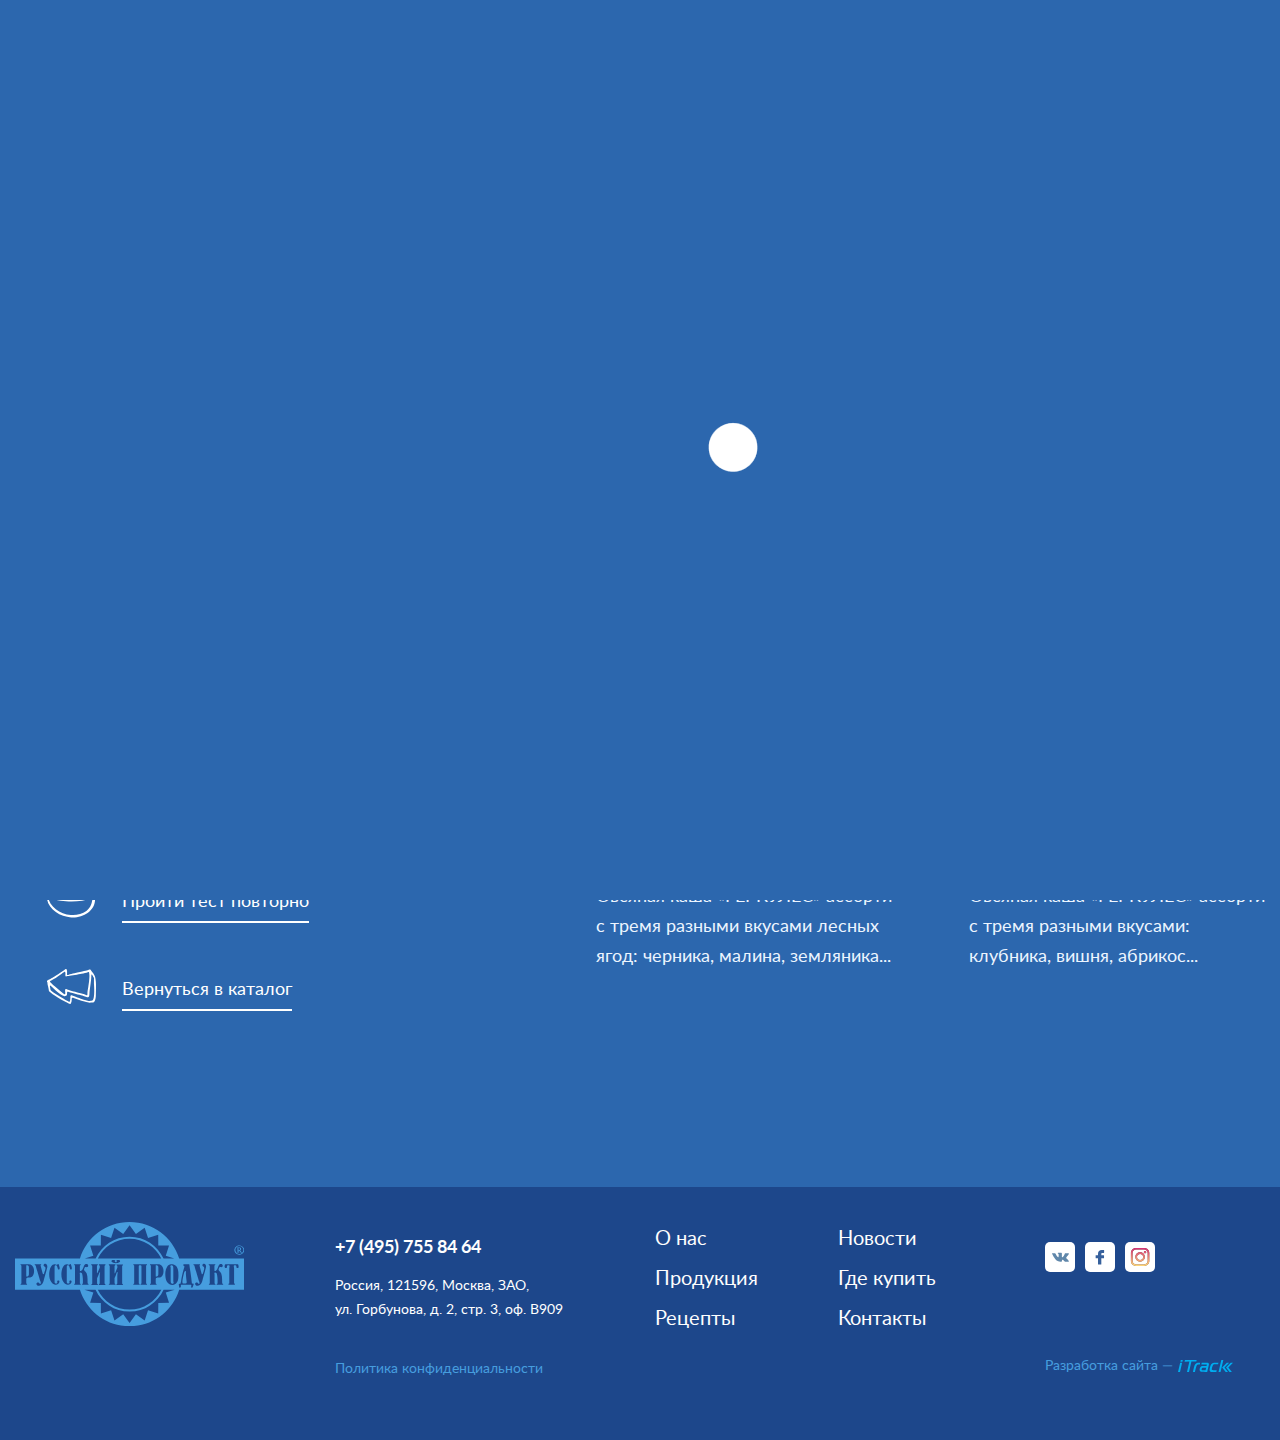
<file: constructor-final.html>
<!DOCTYPE html>
<!--[if lt IE 7]><html lang="ru" class="lt-ie9 lt-ie8 lt-ie7"><![endif]-->
<!--[if IE 7]><html lang="ru" class="lt-ie9 lt-ie8"><![endif]-->
<!--[if IE 8]><html lang="ru" class="lt-ie9"><![endif]-->
<!--[if gt IE 8]><!-->
<html lang="ru">
<!--<![endif]-->
<head>
	<meta charset="utf-8" />
	<title>Заголовок</title>
	<meta name="description" content="" />
	<meta http-equiv="X-UA-Compatible" content="IE=edge" />
	<meta name="viewport" content="width=device-width, initial-scale=1.0" />
	<link rel="shortcut icon" href="favicon.png" />
	<link rel="stylesheet" href="libs/bootstrap/bootstrap-grid.css" />
	<link rel="stylesheet" href="libs/font-awesome-4.2.0/css/font-awesome.min.css" />
	<link rel="stylesheet" href="libs/ion.rangeSlider-master/css/ion.rangeSlider.min.css" />
	<link rel="stylesheet" href="libs/fancybox/jquery.fancybox.css" />
	<link rel="stylesheet" href="libs/slick-1.5.9/slick/slick.css" />
	<link rel="stylesheet" href="libs/slick-1.5.9/slick/slick-theme.css" />
	<link rel="stylesheet" href="libs/jscrollpane/jquery.jscrollpane.css" />
	<link rel="stylesheet" href="css/fonts.css" />
	<link rel="stylesheet" href="css/main.css?ver=1.103" />
	<link rel="stylesheet" href="css/media.css?ver=1.103" />
</head>
<body>

	<div class="wrapper">

		<div class="preloader">
			<ul class='circle-container'>
				<li></li>
				<li></li>
				<li></li>
				<li></li>
				<li></li>
				<li></li>
				<li></li>
				<li></li>
				<li></li>
				<li></li>
				<li></li>
				<li></li>
				<li></li>
				<li></li>
				<li></li>
				<li></li>
				<div class="circle-element">
					<div class="dot"></div>
				</div>
			</ul>
			<svg xmlns="http://www.w3.org/2000/svg" version="1.1">
				<defs>
					<filter id="goo">
						<feGaussianBlur in="SourceGraphic" stdDeviation="15" result="blur" />
						<feColorMatrix in="blur" mode="matrix" values="1 0 0 0 0  0 1 0 0 0  0 0 1 0 0  0 0 0 18 -7" result="goo" />
						<feBlend in="SourceGraphic" in2="goo" />
					</filter>
				</defs>
			</svg>
		</div>

		<div class="clouds-wrap">
			<div class="cloud cloud_left cloud_1 hidden_1440">
				<img src="img/cloud1.svg" alt="alt">
			</div>
			<div class="cloud cloud_right cloud_2">
				<img src="img/cloud2.svg" alt="alt">
			</div>

			<div class="cloud cloud_left cloud_3">
				<img src="img/cloud2.svg" alt="alt">
			</div>

			<div class="cloud cloud_left cloud_4">
				<img src="img/cloud4.svg" alt="alt">
			</div>

			<div class="cloud cloud_right cloud_5 hidden_1440">
				<img src="img/cloud5.svg" alt="alt">
			</div>

			<div class="cloud cloud_right cloud_6">
				<img src="img/cloud4.svg" alt="alt">
			</div>

			<div class="cloud cloud_left cloud_7">
				<img src="img/cloud2.svg" alt="alt">
			</div>
		</div>

		<header class="header">
			<a href="#" class="choose-btn">
				<img src="img/choose_cloud.svg" alt="alt">
				<span class="choose-btn__text">Выбери свой Геркулес</span>
			</a>
			<div class="container">
				<ul class="menu">
					<li><a href="#">О нас</a></li>
					<li><a href="#">Продукция</a></li>
					<li><a href="#">Рецепты</a></li>
					<li><a href="#">
						<img src="img/logo.svg" alt="alt">
					</a></li>
					<li><a href="#">Новости</a></li>
					<li><a href="#">Где купить</a></li>
					<li><a href="#">Контакты</a></li>
				</ul>
			</div>
			<div class="right-header">
				<a href="#" class="btn-question"></a>
				<div class="btn-menu"></div>
				<a href="#" class="logo-mobile">
					<img src="img/logo.svg" alt="alt">
				</a>
				<a href="#" class="btn-search"></a>
			</div>
			<div class="menu-mobile">
				<ul class="menu-mobile__list">
					<li><a href="#">О нас</a></li>
					<li class="menu-mobile__haschild">
						<a href="#">Продукция</a>
						<div class="mobile-dropdown">
							<div class="mobile-dropdown__title">Варочные</div>
							<ul class="mobile-dropdown__tags">
								<li><a href="#">Цельное зерно</a></li>
								<li><a href="#">Резаные зерна</a></li>
							</ul>
							<div class="mobile-dropdown__title">Моментальные</div>
							<ul class="mobile-dropdown__tags">
								<li><a href="#">Каши с фруктами</a></li>
								<li><a href="#">Каши с вареньем</a></li>
								<li><a href="#">Каши с ягодами</a></li>
								<li><a href="#">Каши с коэнзимом</a></li>
								<li><a href="#">Каши со злаками</a></li>
								<li><a href="#">Каши ассорти</a></li>
								<li><a href="#">Каши с шоколадом</a></li>
							</ul>
						</div>
					</li>
					<li><a href="#">Рецепты</a></li>
					<li><a href="#">Новости</a></li>
					<li><a href="#">Где купить</a></li>
					<li><a href="#">Контакты</a></li>
				</ul>
				<a href="#" class="choose-btn">
					<img src="img/choose_cloud.svg" alt="alt">
					<span class="choose-btn__text">Выбери свой Геркулес</span>
				</a>
			</div>
		</header>

		<div class="container">
			<ul class="breadcumbs">
				<li><a href="#">ГЛАВНАЯ</a></li>
				<li>выбери свой геркулес</li>
			</ul>
		</div>

		<div class="constructor-final">
			<div class="container">
				<h1 class="title-section show-tablet">Для вас подойдет Геркулес</h1>
				<div class="row">
					<div class="col-xl-5">
						<h1 class="title-section title-section_choise">Для вас подойдет Геркулес</h1>
						<div class="row row_choise-bottom">
							<div class="col-xl-12 col-lg-5 offset-lg-1 col_pl col-md-6">
								<div class="choice-text main-text">Вы можете пройти тест повторно, если хотите попробовать другие варианты ответов или вернуться в каталог</div>
							</div>
							<div class="col-xl-12 col-lg-5 offset-lg-1 col_pl col-md-6">
								<div class="links-choise">
									<div class="choice-items">
										<div class="choice-links before"><a href="#" class="choice-link">Пройти тест повторно</a>
										</div>
									</div>
									<div class="choice-items">
										<div class="choice-links after"><a href="#" class="choice-link ">Вернуться в каталог</a>
										</div>
									</div>
								</div>
							</div>
						</div>
					</div>
					<div class="col-xl-7 col_choise">
						<div class="row">
							<div class="col-lg-5 offset-lg-1 col-md-6 col_pl">
								<div class="item-choise">
									<div class="choice-img">
										<img src="img/choice/choice-4.png" alt="alt" />
										<a href="#" class="btn-cloud btn-cloud_constructor"><span>Узнать подробнее</span></a>
									</div>
									<div class="choice-subtitle">Ассорти: черника, малина, земляника</div>
									<div class="choice-items">
										<div class="choice-item-1">360 <span class="choice-mass">калл</span></div>
										<div class="choice-item ">250 <span class="choice-mass">грамм</span></div>
									</div>
									<div class="choice-mass-text main-text">Овсяная каша «ГЕРКУЛЕС» ассорти с тремя разными вкусами лесных ягод: черника, малина, земляника...</div>
								</div>
							</div>
							<div class="col-lg-5 offset-lg-1 col-md-6 col_pl col_right-choise">
								<div class="item-choise">
									<div class="choice-img">
										<img src="img/choice/choice-8.png" alt="alt" />
										<a href="#" class="btn-cloud btn-cloud_constructor"><span>Узнать подробнее</span></a>
									</div>
									<div class="choice-subtitle">Ассорти: клубника, вишня, абрикос</div>
									<div class="choice-items">
										<div class="choice-item-1">360 <span class="choice-mass">калл</span></div>
										<div class="choice-item ">250 <span class="choice-mass">грамм</span></div>
									</div>
									<div class="choice-mass-text main-text">Овсяная каша «ГЕРКУЛЕС» ассорти с тремя разными вкусами: клубника, вишня, абрикос...</div>
								</div>
							</div>
						</div>
					</div>
				</div>
			</div>
		</div>

		<footer class="footer">
			<div class="container">
				<div class="row">
					<div class="col-xl-3 col-lg-4 col-md-4">
						<a href="#" class="footer__logo">
							<img src="img/footer-logo.svg" alt="alt">
						</a>
						<div class="show-tablet">
							<a href="tel:+7 (495) 755 84 64" class="footer__phone">+7 (495) 755 84 64</a>
							<div class="footer__descr">
								<p>Россия, 121596, Москва, ЗАО,</p>
								<p>ул. Горбунова, д. 2, стр. 3, оф. В909</p>
							</div>
						</div>
					</div>
					<div class="col-xl-3 hidden_tablet">
						<a href="tel:+7 (495) 755 84 64" class="footer__phone">+7 (495) 755 84 64</a>
						<div class="footer__descr">
							<p>Россия, 121596, Москва, ЗАО,</p>
							<p>ул. Горбунова, д. 2, стр. 3, оф. В909</p>
						</div>
						<a href="#" class="footer__politics">Политика конфиденциальности</a>
					</div>
					<div class="col-xl-3 col-lg-5 col-md-4">
						<ul class="footer__nav">
							<li><a href="#">О нас</a></li>
							<li><a href="#">Продукция</a></li>
							<li><a href="#">Рецепты</a></li>
							<li><a href="#">Новости</a></li>
							<li><a href="#">Где купить</a></li>
							<li><a href="#">Контакты</a></li>
						</ul>
						<div class="show-tablet">
							<a href="#" class="footer__politics">Политика конфиденциальности</a>
						</div>
					</div>
					<div class="col-xl-3 col-lg-3 col-md-4">
						<div class="footer__right">
							<ul class="social-list">
								<li><a href="#"><img src="img/ic_vk.svg" alt="alt"></a></li>
								<li><a href="#"><img src="img/ic_fb.svg" alt="alt"></a></li>
								<li><a href="#"><img src="img/ic_insta.svg" alt="alt"></a></li>
							</ul>
							<div class="footer__copy">Разработка сайта — <img src="img/copy.svg" alt="alt"></div>
						</div>
					</div>
				</div>
			</div>
		</footer>
		
	</div>

	<!--[if lt IE 9]>
	<script src="libs/html5shiv/es5-shim.min.js"></script>
	<script src="libs/html5shiv/html5shiv.min.js"></script>
	<script src="libs/html5shiv/html5shiv-printshiv.min.js"></script>
	<script src="libs/respond/respond.min.js"></script>
<![endif]-->
<script src="libs/jquery/jquery-1.11.1.min.js"></script>
<script src="libs/jquery-mousewheel/jquery.mousewheel.min.js"></script>
<script src="libs/fancybox/jquery.fancybox.pack.js"></script>
<script src="libs/ion.rangeSlider-master/js/ion.rangeSlider.min.js"></script>
<script src="libs/waypoints/waypoints-1.6.2.min.js"></script>
<script src="libs/jscrollpane/jquery.jscrollpane.min.js"></script>
<script src="libs/jQueryFormStyler-master/jquery.formstyler.min.js"></script>
<script src="libs/slick-1.5.9/slick/slick.min.js"></script>
<script src="libs/scroll2id/PageScroll2id.min.js"></script>
<script src="js/common.js?ver=1.103"></script>
<!-- Yandex.Metrika counter --><!-- /Yandex.Metrika counter -->
<!-- Google Analytics counter --><!-- /Google Analytics counter -->
</body>
</html>
</file>
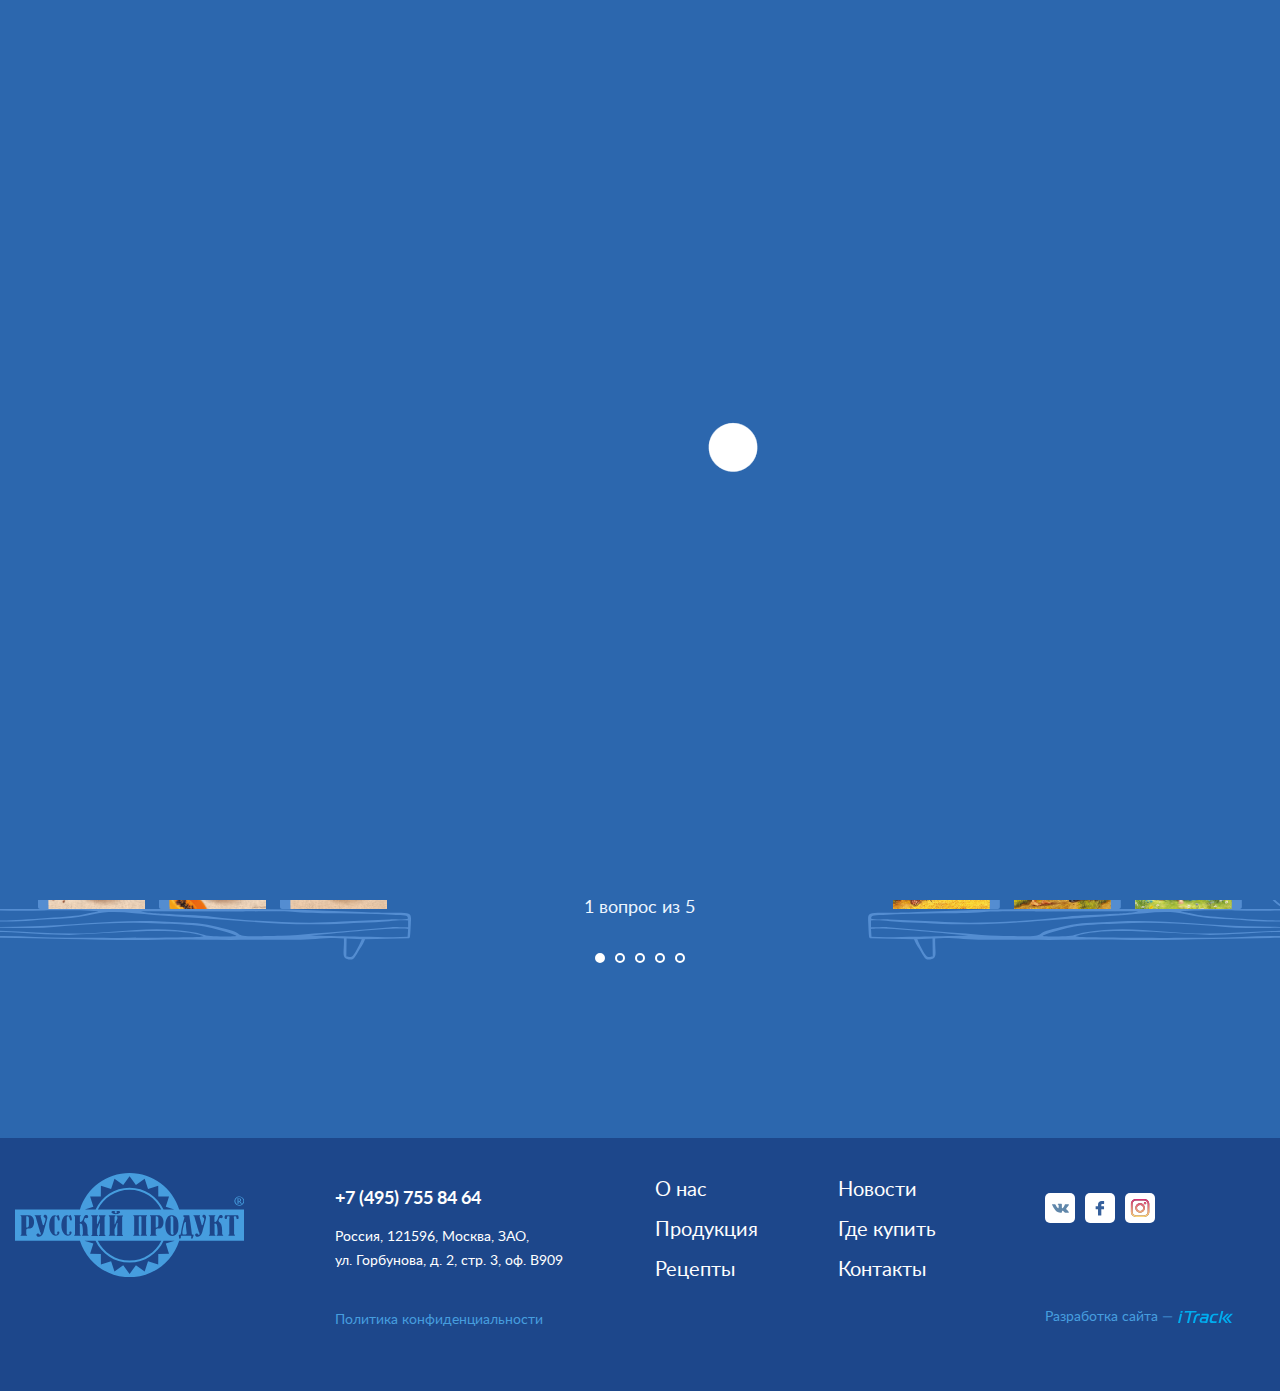
<file: constructor.html>
<!DOCTYPE html>
<!--[if lt IE 7]><html lang="ru" class="lt-ie9 lt-ie8 lt-ie7"><![endif]-->
<!--[if IE 7]><html lang="ru" class="lt-ie9 lt-ie8"><![endif]-->
<!--[if IE 8]><html lang="ru" class="lt-ie9"><![endif]-->
<!--[if gt IE 8]><!-->
<html lang="ru">
<!--<![endif]-->
<head>
	<meta charset="utf-8" />
	<title>Заголовок</title>
	<meta name="description" content="" />
	<meta http-equiv="X-UA-Compatible" content="IE=edge" />
	<meta name="viewport" content="width=device-width, initial-scale=1.0" />
	<link rel="shortcut icon" href="favicon.png" />
	<link rel="stylesheet" href="libs/bootstrap/bootstrap-grid.css" />
	<link rel="stylesheet" href="libs/font-awesome-4.2.0/css/font-awesome.min.css" />
	<link rel="stylesheet" href="libs/ion.rangeSlider-master/css/ion.rangeSlider.min.css" />
	<link rel="stylesheet" href="libs/fancybox/jquery.fancybox.css" />
	<link rel="stylesheet" href="libs/slick-1.5.9/slick/slick.css" />
	<link rel="stylesheet" href="libs/slick-1.5.9/slick/slick-theme.css" />
	<link rel="stylesheet" href="libs/jscrollpane/jquery.jscrollpane.css" />
	<link rel="stylesheet" href="css/fonts.css" />
	<link rel="stylesheet" href="css/main.css?ver=1.103" />
	<link rel="stylesheet" href="css/media.css?ver=1.103" />
</head>
<body>

	<div class="wrapper">

		<div class="preloader">
			<ul class='circle-container'>
				<li></li>
				<li></li>
				<li></li>
				<li></li>
				<li></li>
				<li></li>
				<li></li>
				<li></li>
				<li></li>
				<li></li>
				<li></li>
				<li></li>
				<li></li>
				<li></li>
				<li></li>
				<li></li>
				<div class="circle-element">
					<div class="dot"></div>
				</div>
			</ul>
			<svg xmlns="http://www.w3.org/2000/svg" version="1.1">
				<defs>
					<filter id="goo">
						<feGaussianBlur in="SourceGraphic" stdDeviation="15" result="blur" />
						<feColorMatrix in="blur" mode="matrix" values="1 0 0 0 0  0 1 0 0 0  0 0 1 0 0  0 0 0 18 -7" result="goo" />
						<feBlend in="SourceGraphic" in2="goo" />
					</filter>
				</defs>
			</svg>
		</div>

		<div class="clouds-wrap">
			<div class="cloud cloud_left cloud_1 hidden_1440">
				<img src="img/cloud1.svg" alt="alt">
			</div>
			<div class="cloud cloud_right cloud_2">
				<img src="img/cloud2.svg" alt="alt">
			</div>

			<div class="cloud cloud_left cloud_3">
				<img src="img/cloud2.svg" alt="alt">
			</div>

			<div class="cloud cloud_left cloud_4">
				<img src="img/cloud4.svg" alt="alt">
			</div>

			<div class="cloud cloud_right cloud_5 hidden_1440">
				<img src="img/cloud5.svg" alt="alt">
			</div>

			<div class="cloud cloud_right cloud_6">
				<img src="img/cloud4.svg" alt="alt">
			</div>

			<div class="cloud cloud_left cloud_7">
				<img src="img/cloud2.svg" alt="alt">
			</div>
		</div>

		<header class="header">
			<a href="#" class="choose-btn">
				<img src="img/choose_cloud.svg" alt="alt">
				<span class="choose-btn__text">Выбери свой Геркулес</span>
			</a>
			<div class="container">
				<ul class="menu">
					<li><a href="#">О нас</a></li>
					<li><a href="#">Продукция</a></li>
					<li><a href="#">Рецепты</a></li>
					<li><a href="#">
						<img src="img/logo.svg" alt="alt">
					</a></li>
					<li><a href="#">Новости</a></li>
					<li><a href="#">Где купить</a></li>
					<li><a href="#">Контакты</a></li>
				</ul>
			</div>
			<div class="right-header">
				<a href="#" class="btn-question"></a>
				<div class="btn-menu"></div>
				<a href="#" class="logo-mobile">
					<img src="img/logo.svg" alt="alt">
				</a>
				<a href="#" class="btn-search"></a>
			</div>
			<div class="menu-mobile">
				<ul class="menu-mobile__list">
					<li><a href="#">О нас</a></li>
					<li class="menu-mobile__haschild">
						<a href="#">Продукция</a>
						<div class="mobile-dropdown">
							<div class="mobile-dropdown__title">Варочные</div>
							<ul class="mobile-dropdown__tags">
								<li><a href="#">Цельное зерно</a></li>
								<li><a href="#">Резаные зерна</a></li>
							</ul>
							<div class="mobile-dropdown__title">Моментальные</div>
							<ul class="mobile-dropdown__tags">
								<li><a href="#">Каши с фруктами</a></li>
								<li><a href="#">Каши с вареньем</a></li>
								<li><a href="#">Каши с ягодами</a></li>
								<li><a href="#">Каши с коэнзимом</a></li>
								<li><a href="#">Каши со злаками</a></li>
								<li><a href="#">Каши ассорти</a></li>
								<li><a href="#">Каши с шоколадом</a></li>
							</ul>
						</div>
					</li>
					<li><a href="#">Рецепты</a></li>
					<li><a href="#">Новости</a></li>
					<li><a href="#">Где купить</a></li>
					<li><a href="#">Контакты</a></li>
				</ul>
				<a href="#" class="choose-btn">
					<img src="img/choose_cloud.svg" alt="alt">
					<span class="choose-btn__text">Выбери свой Геркулес</span>
				</a>
			</div>
		</header>

		<div class="container">
			<ul class="breadcumbs">
				<li><a href="#">ГЛАВНАЯ</a></li>
				<li>выбери свой геркулес</li>
			</ul>
		</div>

		<div class="constructor-main">
			<div class="container">

				<div class="row">
					<div class="col-xl-4 col-lg-6">
						<div class="shelf-wrap">
							<div class="shelf shelf_1">
								<div class="shelf-icon shelf-icon_1"></div>
								<div class="shelf-icon shelf-icon_2"></div>
								<div class="shelf__item">
									<img src="img/item_shelf1.jpg" alt="alt">
								</div>
								<div class="shelf__item">
									<img src="img/item_shelf2.jpg" alt="alt">
								</div>
								<div class="shelf__item">
									<img src="img/item_shelf3.jpg" alt="alt">
								</div>
							</div>
							<div class="shelf shelf_2 shelf_center">
								<div class="shelf__item">
									<img src="img/item_shelf4.jpg" alt="alt">
								</div>
								<div class="shelf__item">
									<img src="img/item_shelf5.jpg" alt="alt">
								</div>
								<div class="shelf__item">
									<img src="img/item_shelf6.jpg" alt="alt">
								</div>
							</div>
							<div class="shelf shelf_3">
								<div class="shelf-icon shelf-icon_3"></div>
								<div class="shelf__item">
									<img src="img/item_shelf7.jpg" alt="alt">
								</div>
								<div class="shelf__item">
									<img src="img/item_shelf8.jpg" alt="alt">
								</div>
								<div class="shelf__item">
									<img src="img/item_shelf9.jpg" alt="alt">
								</div>
							</div>
						</div>
					</div>
					<div class="col-xl-4 col-12 constructor-main_center">
						<div class="constructor-main__name">Ответьте на несколько вопросов, чтобы выбрать для себя подходящий Геркулес</div>
						<div class="constructor-main__title">Сколько времени вы хотите потратить на приготовление?</div>
						<div class="row row_buttons-constructor">
							<div class="col-xl-12 col-6">
								<a href="#" class="btn-main btn-main_width">Счастливые часов не наблюдают</a>
							</div>
							<div class="col-xl-12 col-6">
								<a href="#" class="btn-main btn-main_width">У меня каждая секунда на счету</a>
							</div>
						</div>
						
						<div class="constructor-main__name">1 вопрос из 5</div>
						<ul class="dots-list">
							<li class="active">
								<div class="dots-list__item"></div>
							</li>
							<li>
								<div class="dots-list__item"></div>
							</li>
							<li>
								<div class="dots-list__item"></div>
							</li>
							<li>
								<div class="dots-list__item"></div>
							</li>
							<li>
								<div class="dots-list__item"></div>
							</li>
						</ul>
					</div>
					<div class="col-xl-4 col-lg-6">
						<div class="shelf-wrap shelf-wrap_right">
							<div class="shelf shelf_4">
								<div class="shelf-icon shelf-icon_4"></div>
								<div class="shelf__item">
									<img src="img/item_shelf10.jpg" alt="alt">
								</div>
								<div class="shelf__item">
									<img src="img/item_shelf11.jpg" alt="alt">
								</div>
								<div class="shelf__item">
									<img src="img/item_shelf12.jpg" alt="alt">
								</div>
							</div>
							<div class="shelf shelf_5 shelf_center">
								<div class="shelf-icon shelf-icon_5"></div>
								<div class="shelf__item">
									<img src="img/item_shelf13.jpg" alt="alt">
								</div>
								<div class="shelf__item">
									<img src="img/item_shelf14.jpg" alt="alt">
								</div>
								<div class="shelf__item">
									<img src="img/item_shelf15.jpg" alt="alt">
								</div>
							</div>
							<div class="shelf shelf_6">
								<div class="shelf-icon shelf-icon_6"></div>
								<div class="shelf__item">
									<img src="img/item_shelf16.jpg" alt="alt">
								</div>
								<div class="shelf__item">
									<img src="img/item_shelf17.jpg" alt="alt">
								</div>
								<div class="shelf__item">
									<img src="img/item_shelf18.jpg" alt="alt">
								</div>
							</div>
						</div>
					</div>
				</div>
				<div class="shelf-wrap shelf-wrap_mobile">
					<div class="shelf shelf_1">
						<div class="shelf-icon shelf-icon_1"></div>
						<div class="shelf-icon shelf-icon_2"></div>
						<div class="shelf__item">
							<img src="img/item_shelf1.jpg" alt="alt">
						</div>
						<div class="shelf__item">
							<img src="img/item_shelf2.jpg" alt="alt">
						</div>
						<div class="shelf__item">
							<img src="img/item_shelf3.jpg" alt="alt">
						</div>
						<div class="shelf__item">
							<img src="img/item_shelf4.jpg" alt="alt">
						</div>
						<div class="shelf__item">
							<img src="img/item_shelf5.jpg" alt="alt">
						</div>
						<div class="shelf__item">
							<img src="img/item_shelf6.jpg" alt="alt">
						</div>
					</div>
				</div>
			</div>
		</div>

		<footer class="footer">
			<div class="container">
				<div class="row">
					<div class="col-xl-3 col-lg-4 col-md-4">
						<a href="#" class="footer__logo">
							<img src="img/footer-logo.svg" alt="alt">
						</a>
						<div class="show-tablet">
							<a href="tel:+7 (495) 755 84 64" class="footer__phone">+7 (495) 755 84 64</a>
							<div class="footer__descr">
								<p>Россия, 121596, Москва, ЗАО,</p>
								<p>ул. Горбунова, д. 2, стр. 3, оф. В909</p>
							</div>
						</div>
					</div>
					<div class="col-xl-3 hidden_tablet">
						<a href="tel:+7 (495) 755 84 64" class="footer__phone">+7 (495) 755 84 64</a>
						<div class="footer__descr">
							<p>Россия, 121596, Москва, ЗАО,</p>
							<p>ул. Горбунова, д. 2, стр. 3, оф. В909</p>
						</div>
						<a href="#" class="footer__politics">Политика конфиденциальности</a>
					</div>
					<div class="col-xl-3 col-lg-5 col-md-4">
						<ul class="footer__nav">
							<li><a href="#">О нас</a></li>
							<li><a href="#">Продукция</a></li>
							<li><a href="#">Рецепты</a></li>
							<li><a href="#">Новости</a></li>
							<li><a href="#">Где купить</a></li>
							<li><a href="#">Контакты</a></li>
						</ul>
						<div class="show-tablet">
							<a href="#" class="footer__politics">Политика конфиденциальности</a>
						</div>
					</div>
					<div class="col-xl-3 col-lg-3 col-md-4">
						<div class="footer__right">
							<ul class="social-list">
								<li><a href="#"><img src="img/ic_vk.svg" alt="alt"></a></li>
								<li><a href="#"><img src="img/ic_fb.svg" alt="alt"></a></li>
								<li><a href="#"><img src="img/ic_insta.svg" alt="alt"></a></li>
							</ul>
							<div class="footer__copy">Разработка сайта — <img src="img/copy.svg" alt="alt"></div>
						</div>
					</div>
				</div>
			</div>
		</footer>
		
	</div>

	<!--[if lt IE 9]>
	<script src="libs/html5shiv/es5-shim.min.js"></script>
	<script src="libs/html5shiv/html5shiv.min.js"></script>
	<script src="libs/html5shiv/html5shiv-printshiv.min.js"></script>
	<script src="libs/respond/respond.min.js"></script>
<![endif]-->
<script src="libs/jquery/jquery-1.11.1.min.js"></script>
<script src="libs/jquery-mousewheel/jquery.mousewheel.min.js"></script>
<script src="libs/fancybox/jquery.fancybox.pack.js"></script>
<script src="libs/ion.rangeSlider-master/js/ion.rangeSlider.min.js"></script>
<script src="libs/waypoints/waypoints-1.6.2.min.js"></script>
<script src="libs/jscrollpane/jquery.jscrollpane.min.js"></script>
<script src="libs/jQueryFormStyler-master/jquery.formstyler.min.js"></script>
<script src="libs/slick-1.5.9/slick/slick.min.js"></script>
<script src="libs/scroll2id/PageScroll2id.min.js"></script>
<script src="js/common.js?ver=1.103"></script>
<!-- Yandex.Metrika counter --><!-- /Yandex.Metrika counter -->
<!-- Google Analytics counter --><!-- /Google Analytics counter -->
</body>
</html>
</file>
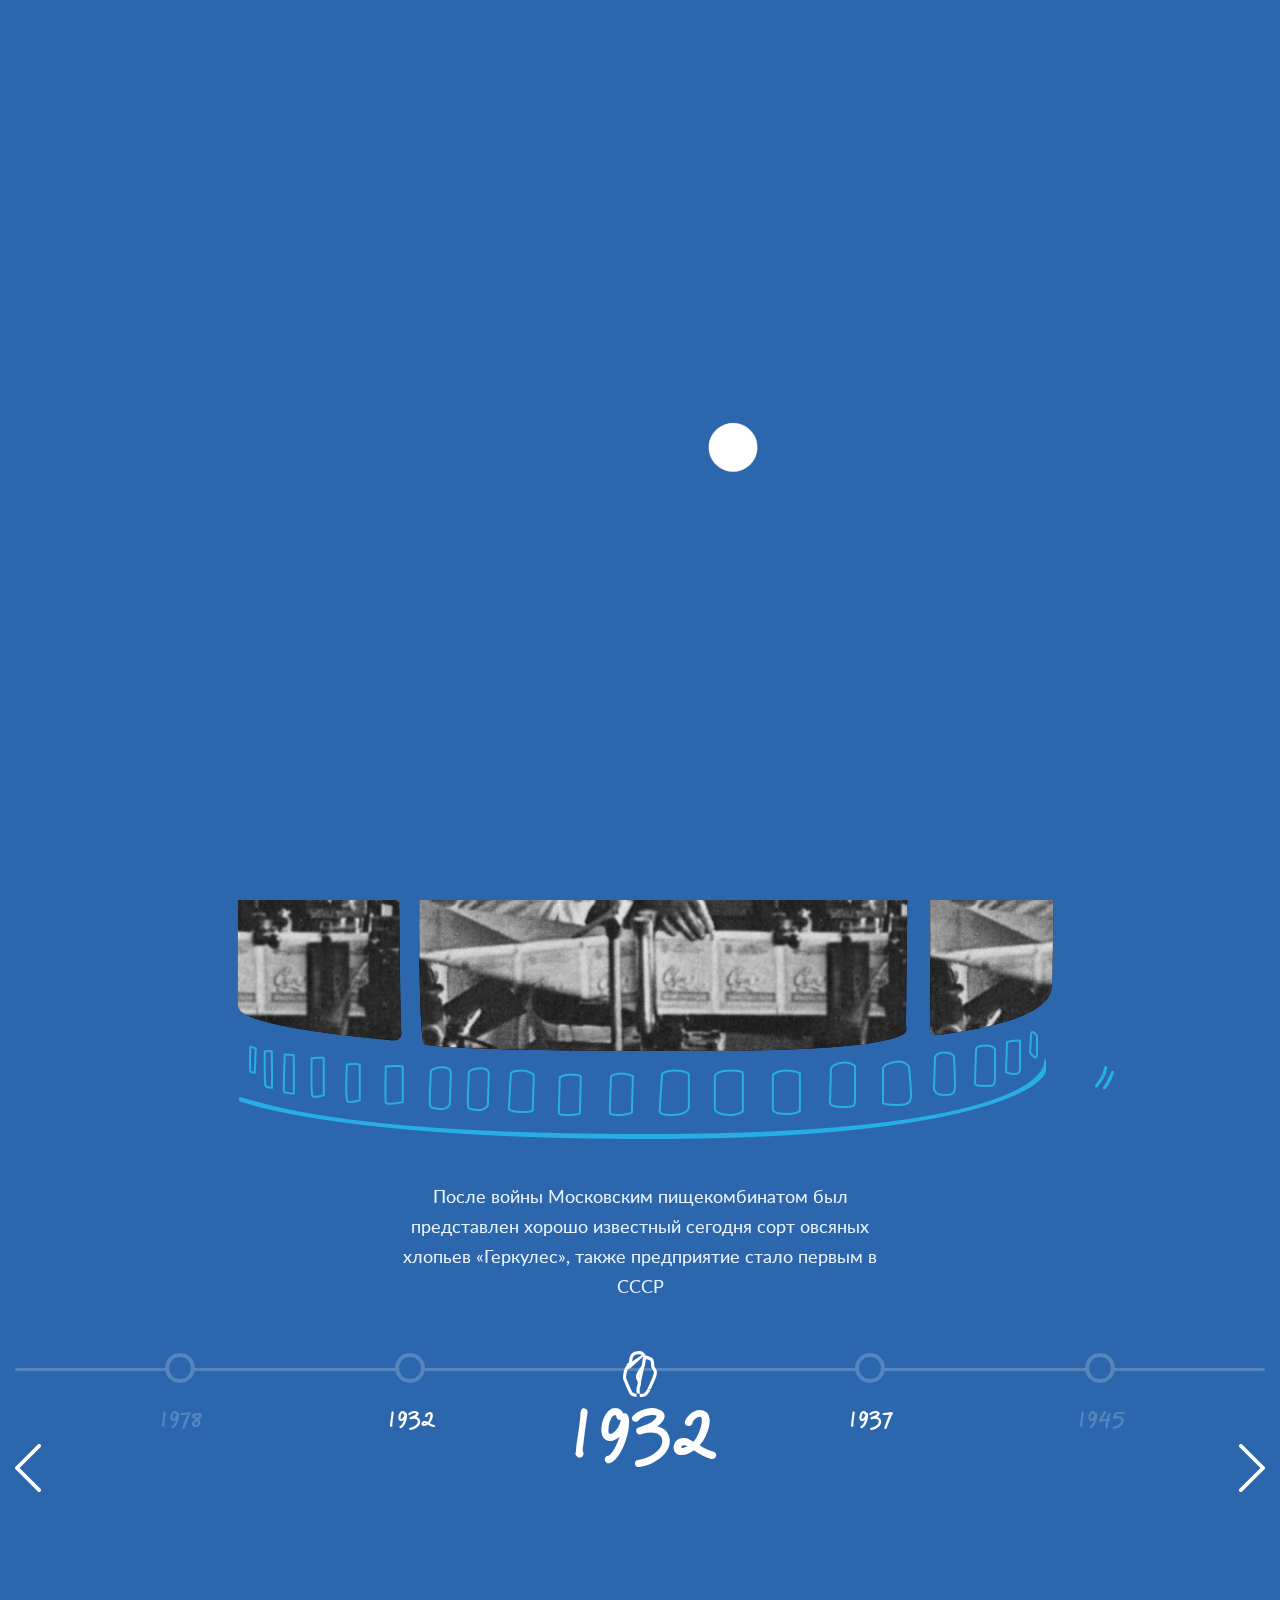
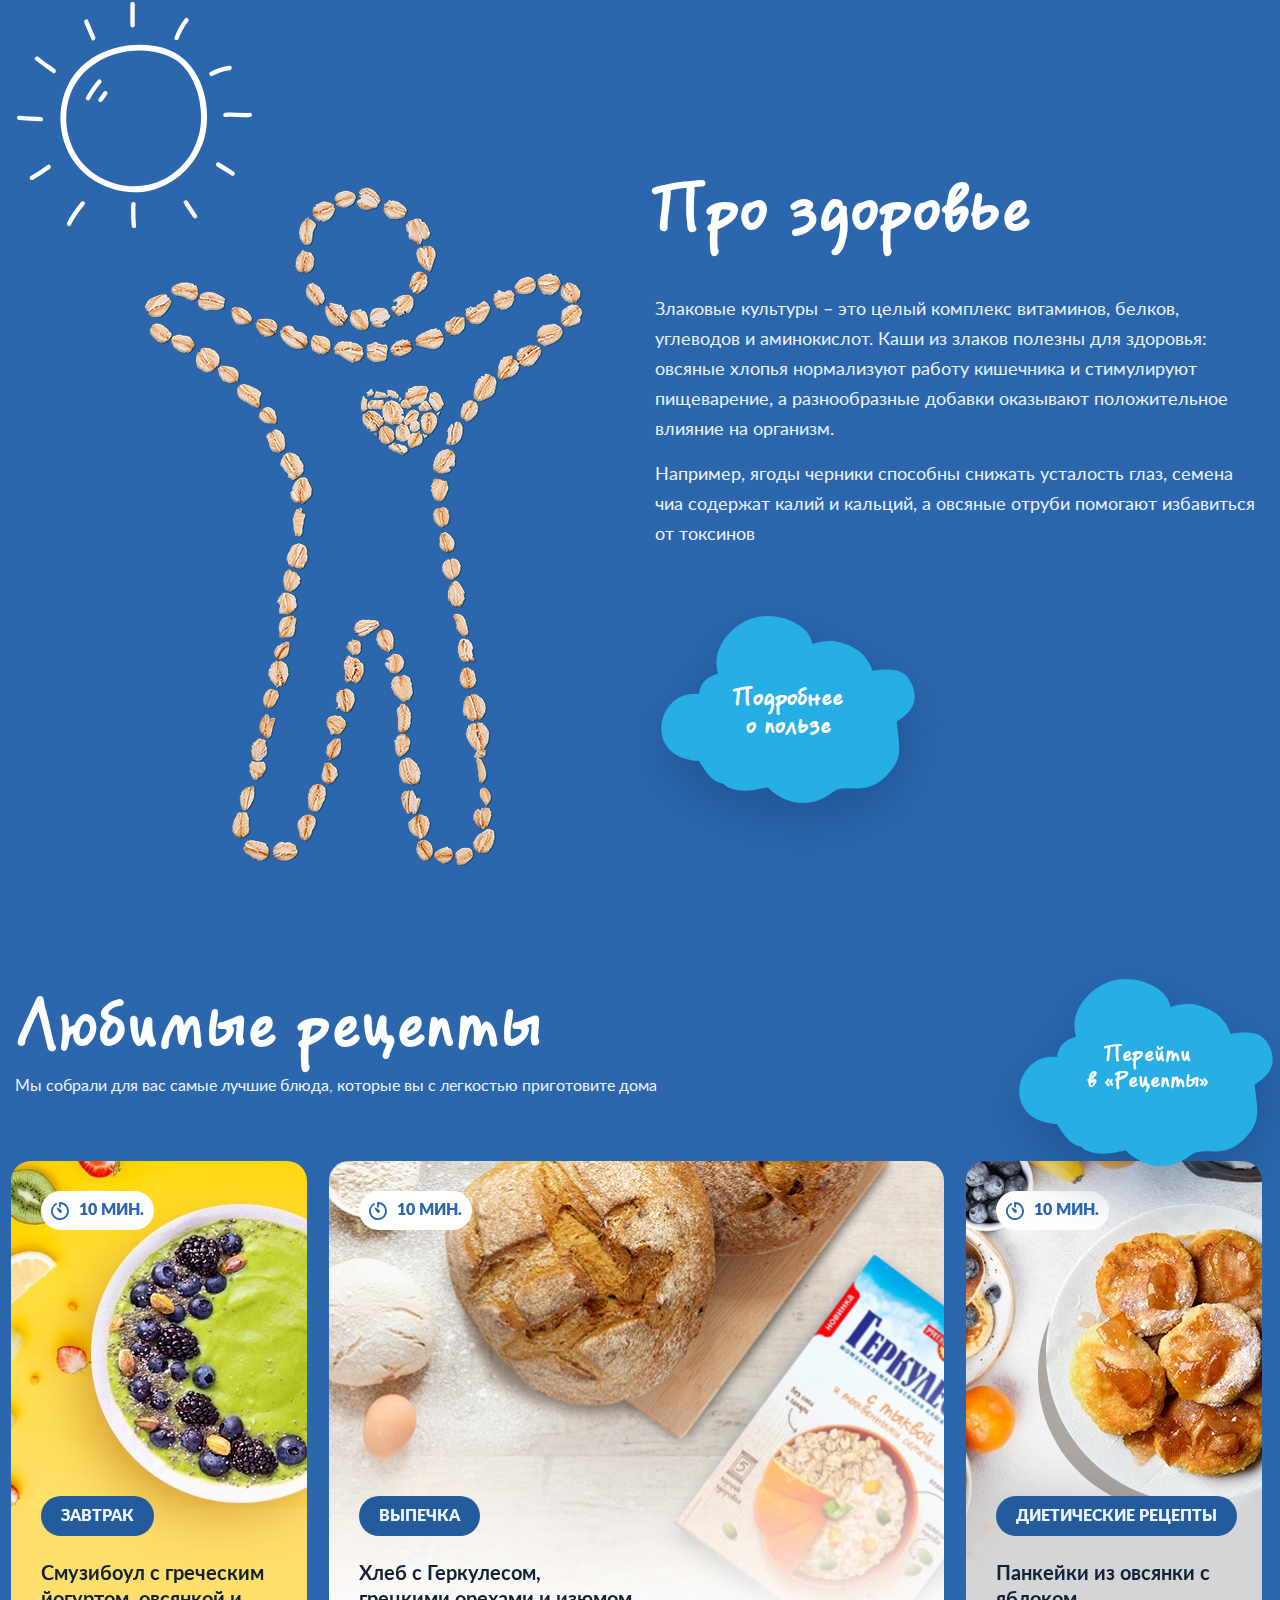
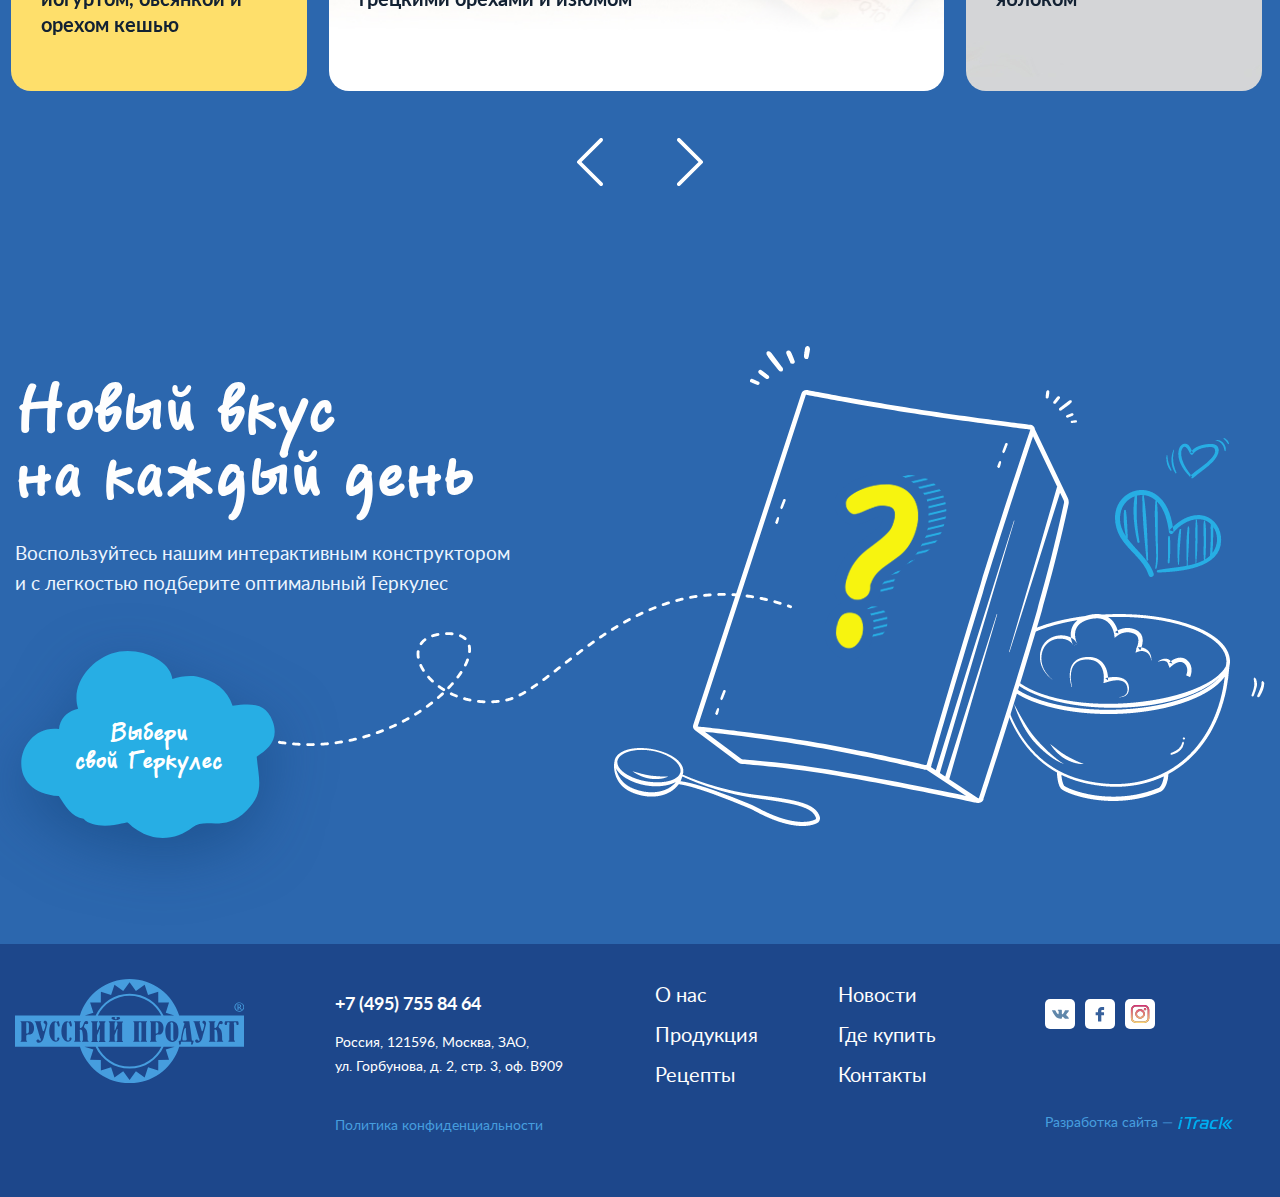
<file: history.html>
<!DOCTYPE html>
<!--[if lt IE 7]><html lang="ru" class="lt-ie9 lt-ie8 lt-ie7"><![endif]-->
<!--[if IE 7]><html lang="ru" class="lt-ie9 lt-ie8"><![endif]-->
<!--[if IE 8]><html lang="ru" class="lt-ie9"><![endif]-->
<!--[if gt IE 8]><!-->
<html lang="ru">
<!--<![endif]-->
<head>
	<meta charset="utf-8" />
	<title>Заголовок</title>
	<meta name="description" content="" />
	<meta http-equiv="X-UA-Compatible" content="IE=edge" />
	<meta name="viewport" content="width=device-width, initial-scale=1.0" />
	<link rel="shortcut icon" href="favicon.png" />
	<link rel="stylesheet" href="libs/bootstrap/bootstrap-grid.css" />
	<link rel="stylesheet" href="libs/font-awesome-4.2.0/css/font-awesome.min.css" />
	<link rel="stylesheet" href="libs/ion.rangeSlider-master/css/ion.rangeSlider.min.css" />
	<link rel="stylesheet" href="libs/fancybox/jquery.fancybox.css" />
	<link rel="stylesheet" href="libs/slick-1.5.9/slick/slick.css" />
	<link rel="stylesheet" href="libs/slick-1.5.9/slick/slick-theme.css" />
	<link rel="stylesheet" href="libs/jscrollpane/jquery.jscrollpane.css" />
	<link rel="stylesheet" href="css/fonts.css" />
	<link rel="stylesheet" href="css/main.css?ver=1.137" />
	<link rel="stylesheet" href="css/media.css?ver=1.137" />
</head>
<body>

	<div class="wrapper">

		<div class="preloader">
			<ul class='circle-container'>
				<li></li>
				<li></li>
				<li></li>
				<li></li>
				<li></li>
				<li></li>
				<li></li>
				<li></li>
				<li></li>
				<li></li>
				<li></li>
				<li></li>
				<li></li>
				<li></li>
				<li></li>
				<li></li>
				<div class="circle-element">
					<div class="dot"></div>
				</div>
			</ul>
			<svg xmlns="http://www.w3.org/2000/svg" version="1.1">
				<defs>
					<filter id="goo">
						<feGaussianBlur in="SourceGraphic" stdDeviation="15" result="blur" />
						<feColorMatrix in="blur" mode="matrix" values="1 0 0 0 0  0 1 0 0 0  0 0 1 0 0  0 0 0 18 -7" result="goo" />
						<feBlend in="SourceGraphic" in2="goo" />
					</filter>
				</defs>
			</svg>
		</div>

		<div class="clouds-wrap">
			<div class="cloud cloud_left cloud_1">
				<img src="img/cloud1.svg" alt="alt">
			</div>
			<div class="cloud cloud_right cloud_2">
				<img src="img/cloud2.svg" alt="alt">
			</div>

			<div class="cloud cloud_left cloud_3">
				<img src="img/cloud2.svg" alt="alt">
			</div>

			<div class="cloud cloud_left cloud_4">
				<img src="img/cloud4.svg" alt="alt">
			</div>

			<div class="cloud cloud_right cloud_5">
				<img src="img/cloud5.svg" alt="alt">
			</div>

			<div class="cloud cloud_right cloud_6">
				<img src="img/cloud4.svg" alt="alt">
			</div>

			<div class="cloud cloud_left cloud_7">
				<img src="img/cloud2.svg" alt="alt">
			</div>
		</div>

		<header class="header">
			<a href="#" class="choose-btn">
				<img src="img/choose_cloud.svg" alt="alt">
				<span class="choose-btn__text">Выбери свой Геркулес</span>
			</a>
			<div class="container">
				<ul class="menu">
					<li><a href="#">О нас</a></li>
					<li><a href="#">Продукция</a></li>
					<li><a href="#">Рецепты</a></li>
					<li><a href="#">
						<img src="img/logo.svg" alt="alt">
					</a></li>
					<li><a href="#">Новости</a></li>
					<li><a href="#">Где купить</a></li>
					<li><a href="#">Контакты</a></li>
				</ul>
			</div>
			<div class="right-header">
				<a href="#" class="btn-question"></a>
				<div class="btn-menu"></div>
				<a href="#" class="logo-mobile">
					<img src="img/logo.svg" alt="alt">
				</a>
				<a href="#" class="btn-search"></a>
				<ul class="list-language">
					<li class="active"><a href="#">Ru</a></li>
					<li><a href="#">En</a></li>
				</ul>
			</div>
			<div class="menu-mobile">
				<ul class="list-language">
					<li class="active"><a href="#">Ru</a></li>
					<li><a href="#">En</a></li>
				</ul>
				<ul class="menu-mobile__list">
					<li><a href="#">О нас</a></li>
					<li class="menu-mobile__haschild">
						<a href="#">Продукция</a>
						<div class="mobile-dropdown">
							<div class="mobile-dropdown__title">Варочные</div>
							<ul class="mobile-dropdown__tags">
								<li><a href="#">Цельное зерно</a></li>
								<li><a href="#">Резаные зерна</a></li>
							</ul>
							<div class="mobile-dropdown__title">Моментальные</div>
							<ul class="mobile-dropdown__tags">
								<li><a href="#">Каши с фруктами</a></li>
								<li><a href="#">Каши с вареньем</a></li>
								<li><a href="#">Каши с ягодами</a></li>
								<li><a href="#">Каши с коэнзимом</a></li>
								<li><a href="#">Каши со злаками</a></li>
								<li><a href="#">Каши ассорти</a></li>
								<li><a href="#">Каши с шоколадом</a></li>
							</ul>
						</div>
					</li>
					<li><a href="#">Рецепты</a></li>
					<li><a href="#">Новости</a></li>
					<li><a href="#">Где купить</a></li>
					<li><a href="#">Контакты</a></li>
				</ul>
				<a href="#" class="choose-btn">
					<img src="img/choose_cloud.svg" alt="alt">
					<span class="choose-btn__text">Выбери свой Геркулес</span>
				</a>
			</div>
		</header>

		<div class="container">
			<ul class="breadcumbs">
				<li><a href="#">ГЛАВНАЯ</a></li>
				<li>История</li>
			</ul>
		</div>

		<div class="history">
			<div class="container">
				<div class="title-min">О Геркулесе</div>
				<h1 class="title-section title-section_center">История бренда</h1>
				<div class="row">
					<div class="col-lg-8 offset-lg-2">
						<div class="text-page text-page_center">
							<p>Казалось бы, хлопья Геркулес знакомы практически всем, их знают во многих семьях на протяжении поколений. Стоит упомянуть известную упаковку с крестьянами, и сразу становится понятно, о каком продукте идет речь. Но к своему нынешнему виду Геркулес шел довольно долго</p>
						</div>
					</div>
				</div>
				<ul class="slider-history">
					<li>
						<div class="item-history">
							<div class="item-history__image">
								<img src="img/slide_history1_1.png" alt="alt">
							</div>
							<div class="text-page text-page_center">
								<p>После войны Московским пищекомбинатом был представлен хорошо известный сегодня сорт овсяных хлопьев «Геркулес», также предприятие стало первым в СССР</p>
							</div>
						</div>
					</li>
					<li>
						<div class="item-history">
							<div class="item-history__image">
								<img src="img/slide_history1_1.png" alt="alt">
							</div>
							<div class="text-page text-page_center">
								<p>После войны Московским пищекомбинатом был представлен хорошо известный сегодня сорт овсяных хлопьев «Геркулес», также предприятие стало первым в СССР</p>
							</div>
						</div>
					</li>
					<li>
						<div class="item-history">
							<div class="item-history__image">
								<img src="img/slide_history1_1.png" alt="alt">
							</div>
							<div class="text-page text-page_center">
								<p>После войны Московским пищекомбинатом был представлен хорошо известный сегодня сорт овсяных хлопьев «Геркулес», также предприятие стало первым в СССР</p>
							</div>
						</div>
					</li>
					<li>
						<div class="item-history">
							<div class="item-history__image">
								<img src="img/slide_history1_1.png" alt="alt">
							</div>
							<div class="text-page text-page_center">
								<p>После войны Московским пищекомбинатом был представлен хорошо известный сегодня сорт овсяных хлопьев «Геркулес», также предприятие стало первым в СССР</p>
							</div>
						</div>
					</li>
					<li>
						<div class="item-history">
							<div class="item-history__image">
								<img src="img/slide_history1_1.png" alt="alt">
							</div>
							<div class="text-page text-page_center">
								<p>После войны Московским пищекомбинатом был представлен хорошо известный сегодня сорт овсяных хлопьев «Геркулес», также предприятие стало первым в СССР</p>
							</div>
						</div>
					</li>
					<li>
						<div class="item-history">
							<div class="item-history__image">
								<img src="img/slide_history1_1.png" alt="alt">
							</div>
							<div class="text-page text-page_center">
								<p>После войны Московским пищекомбинатом был представлен хорошо известный сегодня сорт овсяных хлопьев «Геркулес», также предприятие стало первым в СССР</p>
							</div>
						</div>
					</li>
				</ul>
				<ul class="slider-years">
					<li>
						<div class="item-year">1932</div>
					</li>
					<li>
						<div class="item-year">1937</div>
					</li>
					<li>
						<div class="item-year">1945</div>
					</li>
					<li>
						<div class="item-year">1954</div>
					</li>
					<li>
						<div class="item-year">1978</div>
					</li>
					<li>
						<div class="item-year">1932</div>
					</li>
				</ul>
			</div>
		</div>

		<div class="health">
			<div class="container">
				<div class="row">
					<div class="col-md-6">
						<div class="health__image hidden_smallmob">
							<img src="img/health1.svg" alt="alt">
						</div>
					</div>
					<div class="col-md-6">
						<div class="health__right">
							<div class="health__image show_mobile">
								<img src="img/health1.svg" alt="alt">
							</div>
							<div class="title-section">Про здоровье</div>
							<div class="text-page">

								<p>Злаковые культуры – это целый комплекс витаминов, белков, углеводов и аминокислот. Каши из злаков полезны для здоровья: овсяные хлопья нормализуют работу кишечника и стимулируют пищеварение, а разнообразные добавки оказывают положительное влияние на организм.</p>
								<p>Например, ягоды черники способны снижать усталость глаз, семена чиа содержат калий и кальций, а овсяные отруби помогают избавиться от токсинов</p>
								<a href="#" class="btn-cloud btn-cloud_simple"><span>Подробнее <br>о пользе</span></a>
							</div>
						</div>
					</div>
				</div>
			</div>
		</div>

		<div class="recipes">
			<div class="container">
				<div class="title-section">Любимые рецепты</div>
				<div class="descr-title">Мы собрали для вас самые лучшие блюда, которые вы с легкостью приготовите дома</div>
				<div class="wrap-recipes">
					<ul class="slider-recipes">
						<li>
							<a href="#" class="item-receip" style="background-image: url(img/receip1.jpg);">
								<span class="item-receip__time">10 мин.</span>	
								<span class="item-receip__category">Завтрак</span>
								<span class="item-receip__text">Смузибоул с греческим йогуртом, овсянкой и орехом кешью</span>
							</a>
						</li>
						<li>
							<a href="#" class="item-receip item-receip_big" style="background-image: url(img/receip2.jpg);">
								<span class="item-receip__time">10 мин.</span>	
								<span class="item-receip__category">Выпечка</span>
								<span class="item-receip__text">Хлеб с Геркулесом, грецкими орехами и изюмом</span>
							</a>
						</li>
						<li>
							<a href="#" class="item-receip" style="background-image: url(img/receip3.jpg);">
								<span class="item-receip__time">10 мин.</span>	
								<span class="item-receip__category">диетические рецепты</span>
								<span class="item-receip__text">Панкейки из овсянки с яблоком</span>
							</a>
						</li>
						<li>
							<a href="#" class="item-receip" style="background-image: url(img/receip1.jpg);">
								<span class="item-receip__time">10 мин.</span>	
								<span class="item-receip__category">Завтрак</span>
								<span class="item-receip__text">Смузибоул с греческим йогуртом, овсянкой и орехом кешью</span>
							</a>
						</li>
						<li>
							<a href="#" class="item-receip item-receip_big" style="background-image: url(img/receip2.jpg);">
								<span class="item-receip__time">10 мин.</span>	
								<span class="item-receip__category">Выпечка</span>
								<span class="item-receip__text">Хлеб с Геркулесом, грецкими орехами и изюмом</span>
							</a>
						</li>
						<li>
							<a href="#" class="item-receip" style="background-image: url(img/receip3.jpg);">
								<span class="item-receip__time">10 мин.</span>	
								<span class="item-receip__category">диетические рецепты</span>
								<span class="item-receip__text">Панкейки из овсянки с яблоком</span>
							</a>
						</li>
					</ul>
					<a href="#" class="btn-receip"><span>Перейти <br>в «Рецепты»</span></a>
				</div>
			</div>
		</div>

		<div class="constructor">
			<div class="container">
				<div class="row">
					<div class="col-xl-5 col-md-6">
						<div class="title-section">Новый вкус <br>на каждый день</div>
						<div class="descr-title">Воспользуйтесь нашим интерактивным конструктором и с легкостью подберите оптимальный Геркулес</div>
						<a href="#" class="btn-cloud hidden-mob"><span>Выбери <br>свой Геркулес</span></a>
					</div>
					<div class="col-xl-7 col-md-6">
						<div class="icon-constructor">
							<div class="line-dots">
								<img src="img/line_dot.svg" alt="alt">
							</div>
							<img src="img/ic_constructor.png" alt="alt">
						</div>
						<a href="#" class="btn-cloud show-mobile"><span>Выбери <br>свой Геркулес</span></a>
					</div>
				</div>
			</div>
		</div>

		<footer class="footer">
			<div class="container">
				<div class="row">
					<div class="col-xl-3 col-lg-4 col-md-4">
						<a href="#" class="footer__logo">
							<img src="img/footer-logo.svg" alt="alt">
						</a>
						<div class="show-tablet">
							<a href="tel:+7 (495) 755 84 64" class="footer__phone">+7 (495) 755 84 64</a>
							<div class="footer__descr">
								<p>Россия, 121596, Москва, ЗАО,</p>
								<p>ул. Горбунова, д. 2, стр. 3, оф. В909</p>
							</div>
						</div>
					</div>
					<div class="col-xl-3 hidden_tablet">
						<a href="tel:+7 (495) 755 84 64" class="footer__phone">+7 (495) 755 84 64</a>
						<div class="footer__descr">
							<p>Россия, 121596, Москва, ЗАО,</p>
							<p>ул. Горбунова, д. 2, стр. 3, оф. В909</p>
						</div>
						<a href="#" class="footer__politics">Политика конфиденциальности</a>
					</div>
					<div class="col-xl-3 col-lg-5 col-md-4">
						<ul class="footer__nav">
							<li><a href="#">О нас</a></li>
							<li><a href="#">Продукция</a></li>
							<li><a href="#">Рецепты</a></li>
							<li><a href="#">Новости</a></li>
							<li><a href="#">Где купить</a></li>
							<li><a href="#">Контакты</a></li>
						</ul>
						<div class="show-tablet">
							<a href="#" class="footer__politics">Политика конфиденциальности</a>
						</div>
					</div>
					<div class="col-xl-3 col-lg-3 col-md-4">
						<div class="footer__right">
							<ul class="social-list">
								<li><a href="#"><img src="img/ic_vk.svg" alt="alt"></a></li>
								<li><a href="#"><img src="img/ic_fb.svg" alt="alt"></a></li>
								<li><a href="#"><img src="img/ic_insta.svg" alt="alt"></a></li>
							</ul>
							<div class="footer__copy">Разработка сайта — <img src="img/copy.svg" alt="alt"></div>
						</div>
					</div>
				</div>
			</div>
		</footer>
		
	</div>

	<!--[if lt IE 9]>
	<script src="libs/html5shiv/es5-shim.min.js"></script>
	<script src="libs/html5shiv/html5shiv.min.js"></script>
	<script src="libs/html5shiv/html5shiv-printshiv.min.js"></script>
	<script src="libs/respond/respond.min.js"></script>
<![endif]-->
<script src="libs/jquery/jquery-1.11.1.min.js"></script>
<script src="libs/jquery-mousewheel/jquery.mousewheel.min.js"></script>
<script src="libs/fancybox/jquery.fancybox.pack.js"></script>
<script src="libs/ion.rangeSlider-master/js/ion.rangeSlider.min.js"></script>
<script src="libs/waypoints/waypoints-1.6.2.min.js"></script>
<script src="libs/jscrollpane/jquery.jscrollpane.min.js"></script>
<script src="libs/jQueryFormStyler-master/jquery.formstyler.min.js"></script>
<script src="libs/slick-1.5.9/slick/slick.min.js"></script>
<script src="libs/scroll2id/PageScroll2id.min.js"></script>
<script src="js/common.js?ver=1.137"></script>
<!-- Yandex.Metrika counter --><!-- /Yandex.Metrika counter -->
<!-- Google Analytics counter --><!-- /Google Analytics counter -->
</body>
</html>
</file>
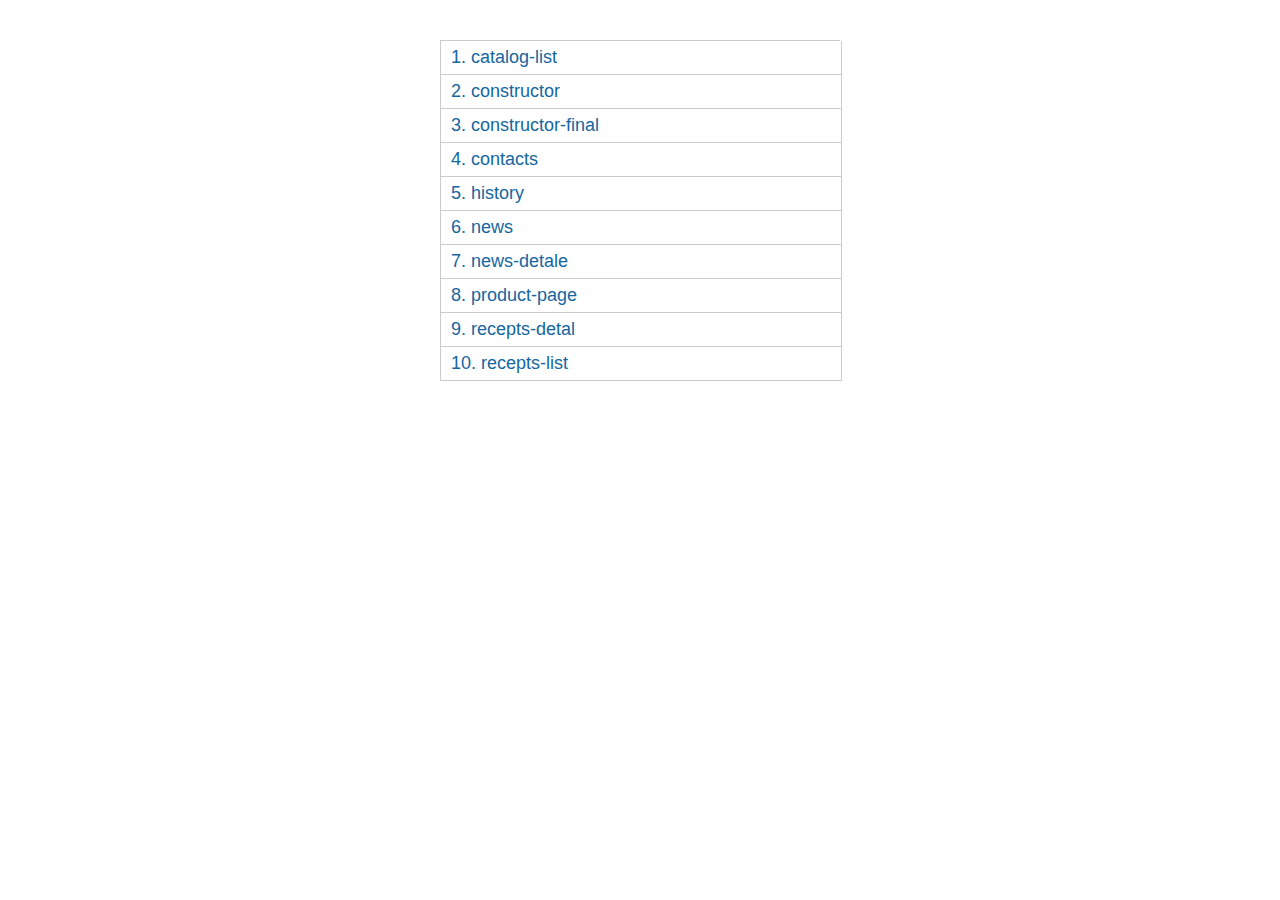
<file: map.html>
<!DOCTYPE html>
<!--[if lt IE 7]><html lang="ru" class="lt-ie9 lt-ie8 lt-ie7"><![endif]-->
<!--[if IE 7]><html lang="ru" class="lt-ie9 lt-ie8"><![endif]-->
<!--[if IE 8]><html lang="ru" class="lt-ie9"><![endif]-->
<!--[if gt IE 8]><!-->
<html lang="ru">
<!--<![endif]-->
<head>
	<meta charset="utf-8" />
	<title>Заголовок</title>
	<meta name="description" content="" />
	<meta http-equiv="X-UA-Compatible" content="IE=edge" />
	<meta name="viewport" content="width=device-width, initial-scale=1.0" />
</head>
<body>

	<div class="wrapper">
		<div class="count_pages">
			<ul> 
				<li><a href="catalog-list.html" target="_blanck">catalog-list</a></li>
				<li><a href="constructor.html" target="_blanck">constructor</a></li>
				<li><a href="constructor-final.html" target="_blanck">constructor-final</a></li>
				<li><a href="contacts.html" target="_blanck">contacts</a></li>
				<li><a href="history.html" target="_blanck">history</a></li>
				<li><a href="news.html" target="_blanck">news</a></li>
				<li><a href="news-detale.html" target="_blanck">news-detale</a></li>
				<li><a href="product-page.html" target="_blanck">product-page</a></li>
				<li><a href="recepts-detal.html" target="_blanck">recepts-detal</a></li>
				<li><a href="recepts-list.html" target="_blanck">recepts-list</a></li>
			</ul>
		</div> 
	</div>

	<style>
		.count_pages a:before {
			counter-increment: list1;
			content: counter(list1) ". ";
		}
		.count_pages li {
			list-style: none;
			margin-bottom: 0px;
			border: 1px solid #ccc;
			border-top: none;
			width: 100%;
		}
		.count_pages {
			margin: 0;
			width: 400px;
			margin: auto;
			font-family: sans-serif;
			margin-top: 40px;
			max-width: 100%;
			border-top: 1px solid #ccc;
			counter-reset: list1;
			margin-bottom: 40px;
		}
		.count_pages ul {
			margin: 0;
			padding: 0;
		}
		.count_pages a {
			font-size: 18px;
			color: #15669F;
			text-decoration: none;
			display: block;
			padding: 6px 10px;
		}
	</style>
</body>
</html>
</file>
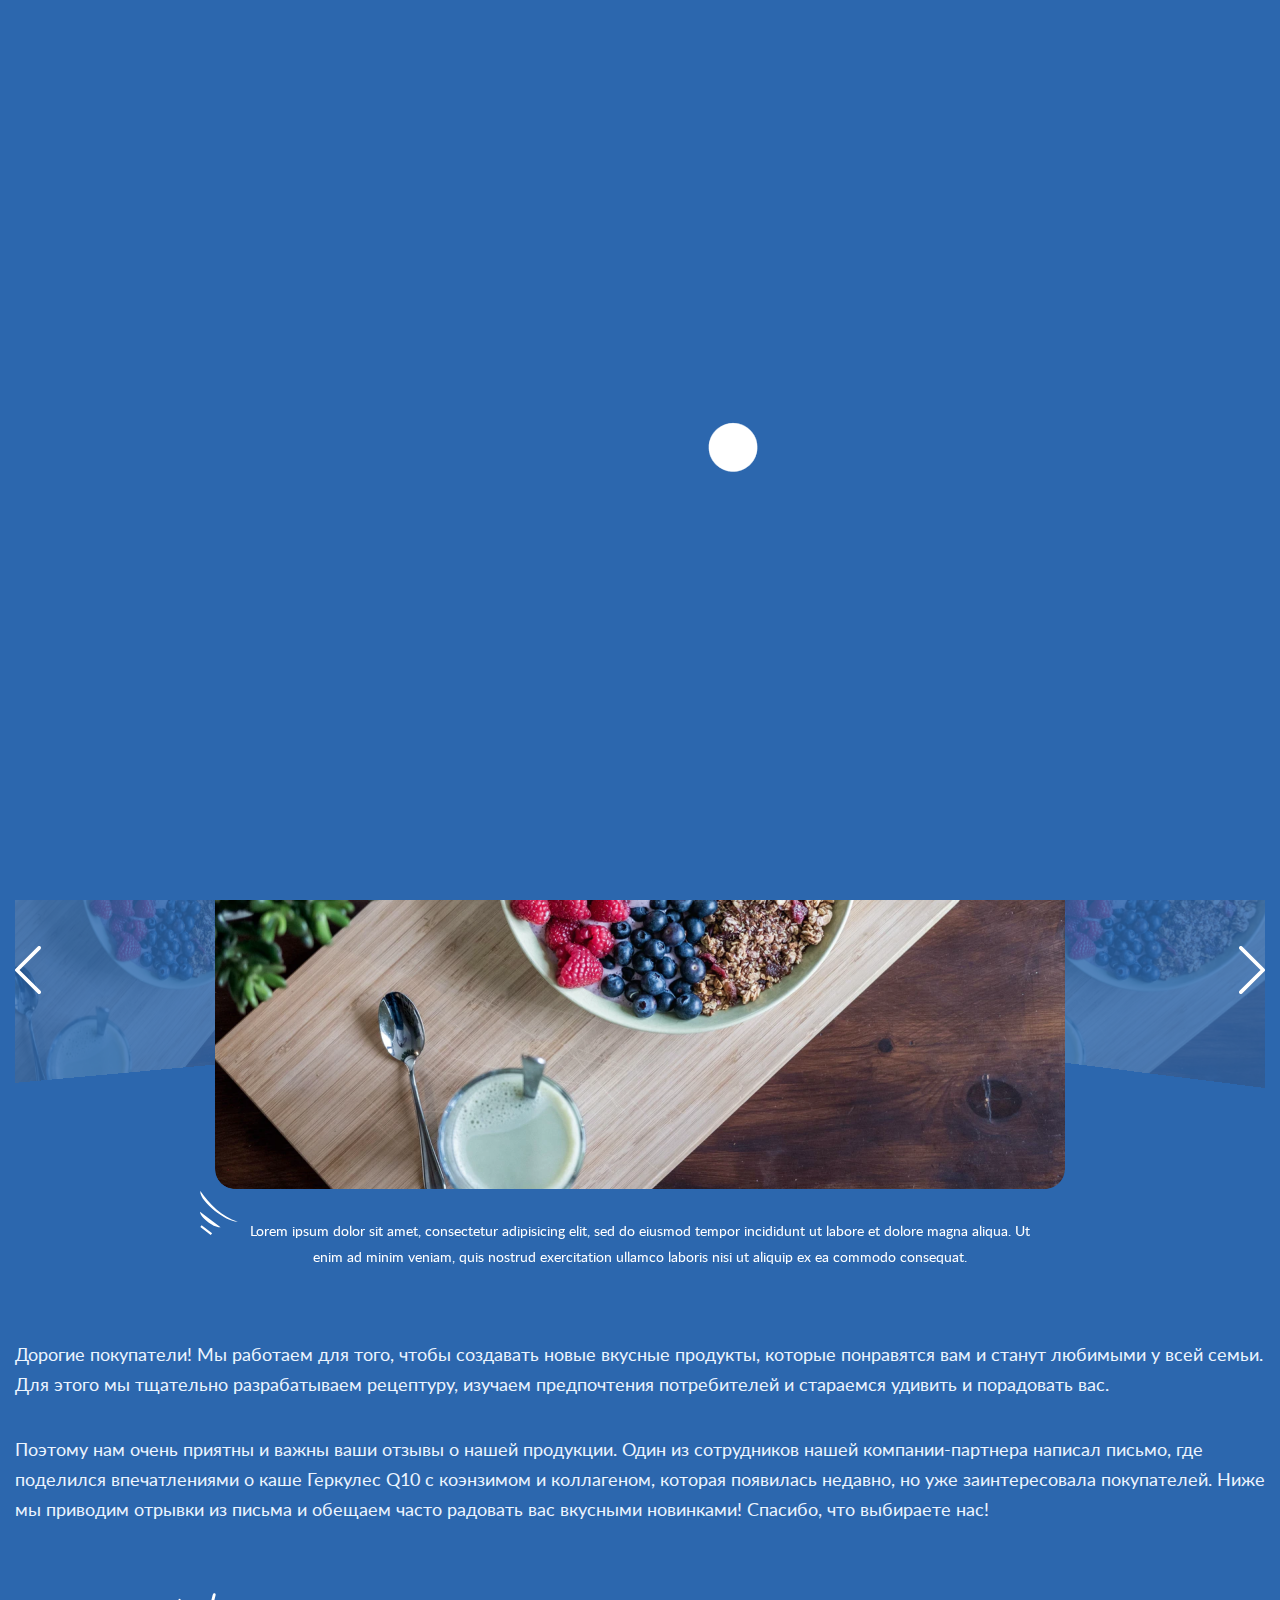
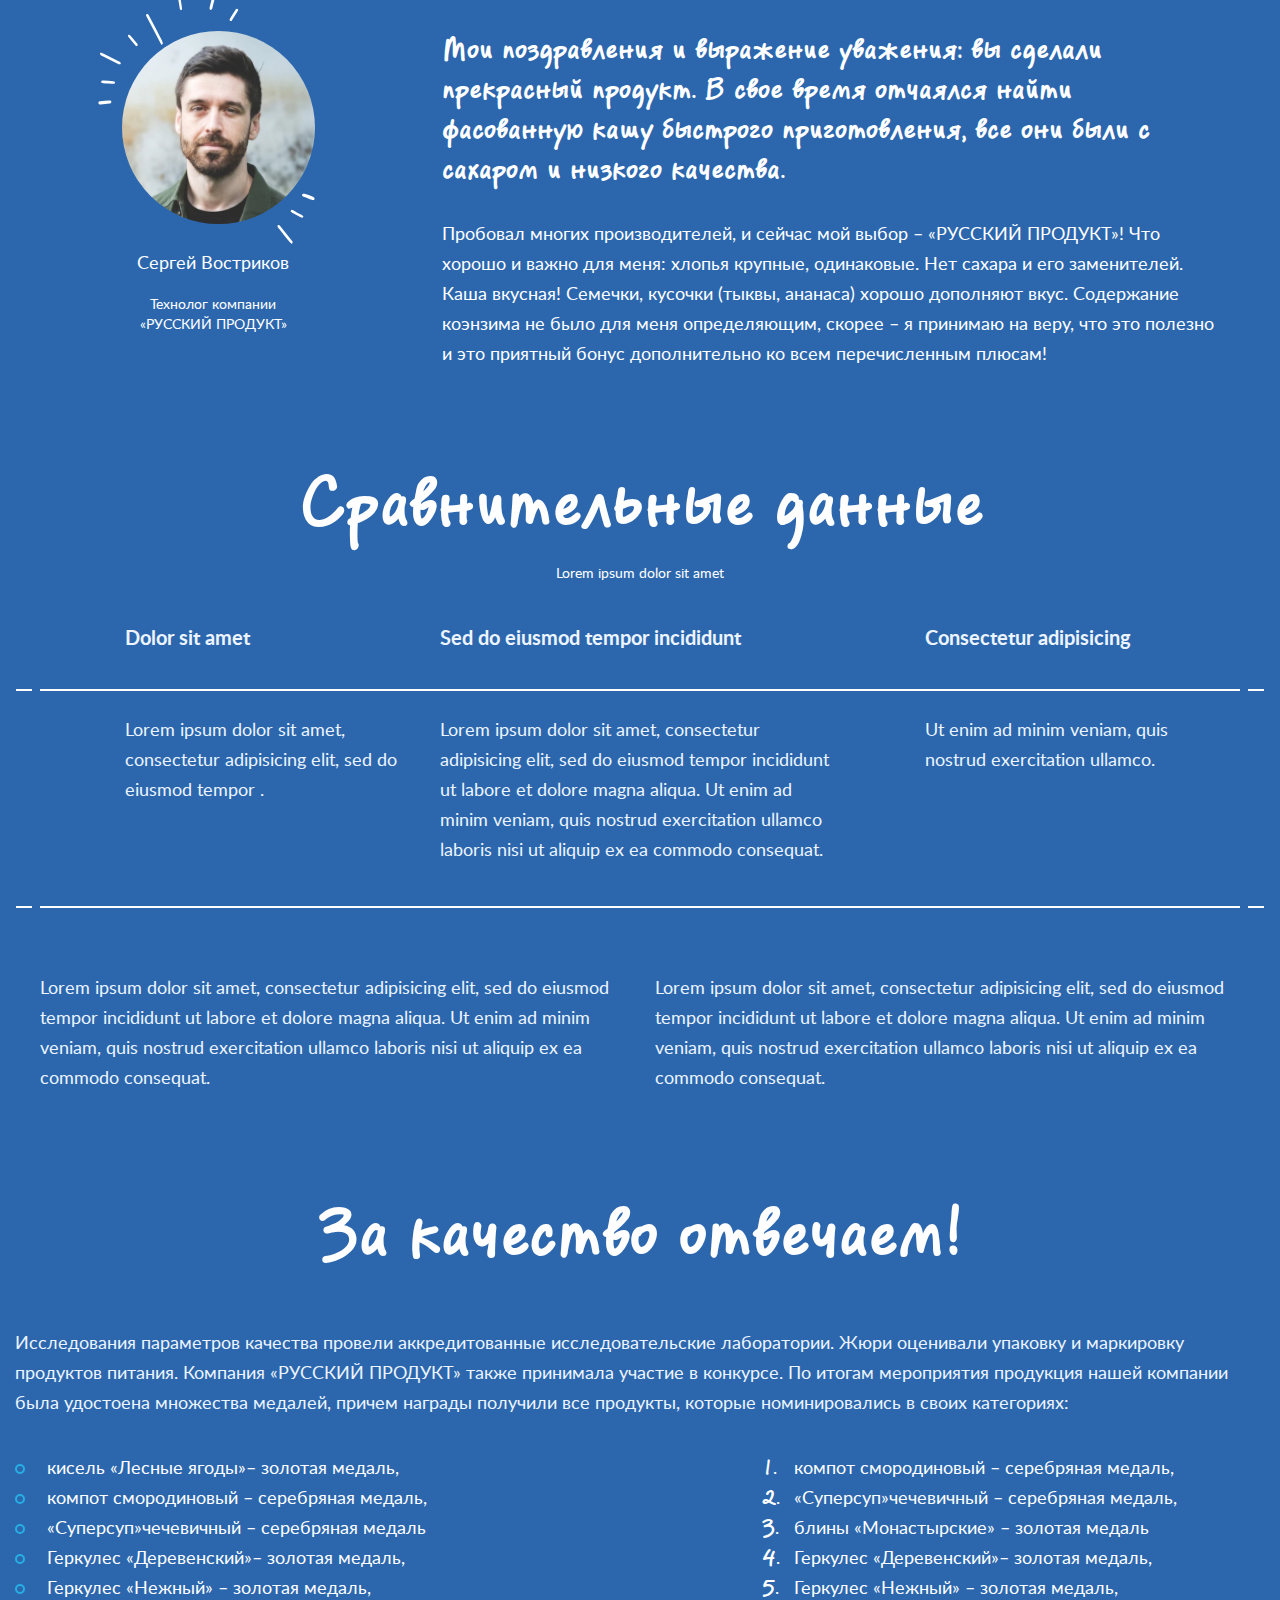
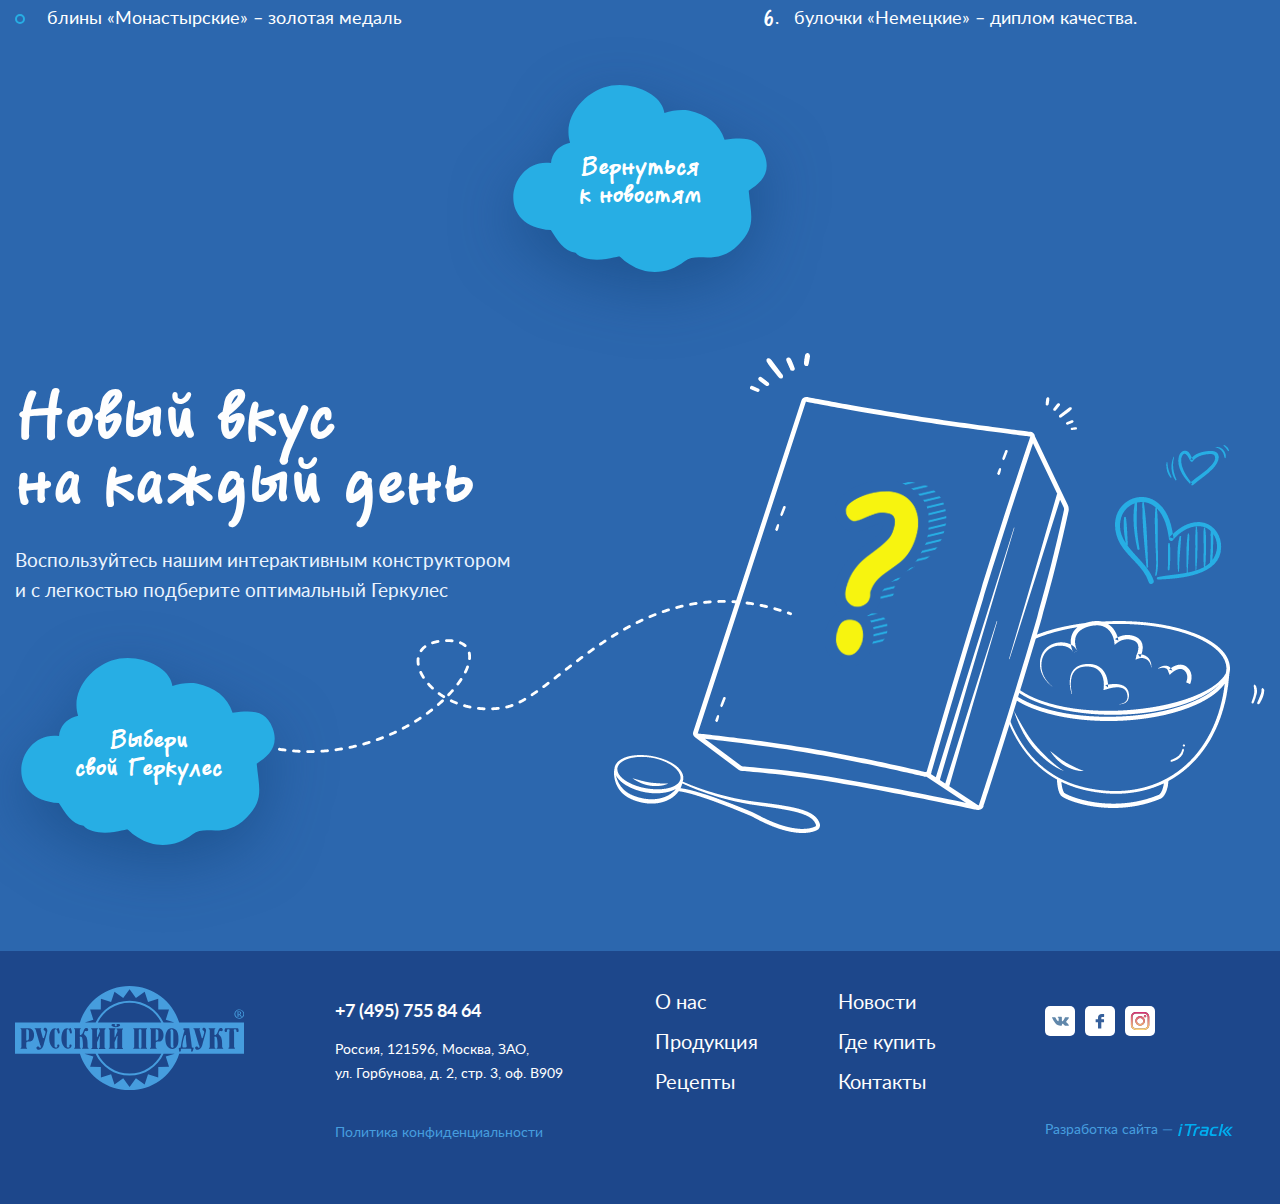
<file: news-detale.html>
<!DOCTYPE html>
<!--[if lt IE 7]><html lang="ru" class="lt-ie9 lt-ie8 lt-ie7"><![endif]-->
<!--[if IE 7]><html lang="ru" class="lt-ie9 lt-ie8"><![endif]-->
<!--[if IE 8]><html lang="ru" class="lt-ie9"><![endif]-->
<!--[if gt IE 8]><!-->
<html lang="ru">
<!--<![endif]-->
<head>
	<meta charset="utf-8" />
	<title>Заголовок</title>
	<meta name="description" content="" />
	<meta http-equiv="X-UA-Compatible" content="IE=edge" />
	<meta name="viewport" content="width=device-width, initial-scale=1.0" />
	<link rel="shortcut icon" href="favicon.png" />
	<link rel="stylesheet" href="libs/bootstrap/bootstrap-grid.css" />
	<link rel="stylesheet" href="libs/font-awesome-4.2.0/css/font-awesome.min.css" />
	<link rel="stylesheet" href="libs/ion.rangeSlider-master/css/ion.rangeSlider.min.css" />
	<link rel="stylesheet" href="libs/fancybox/jquery.fancybox.css" />
	<link rel="stylesheet" href="libs/slick-1.5.9/slick/slick.css" />
	<link rel="stylesheet" href="libs/slick-1.5.9/slick/slick-theme.css" />
	<link rel="stylesheet" href="libs/jscrollpane/jquery.jscrollpane.css" />
	<link rel="stylesheet" href="css/fonts.css" />
	<link rel="stylesheet" href="css/main.css?ver=1.103" />
	<link rel="stylesheet" href="css/media.css?ver=1.103" />
</head>
<body>

	<div class="wrapper">

		<div class="preloader">
			<ul class='circle-container'>
				<li></li>
				<li></li>
				<li></li>
				<li></li>
				<li></li>
				<li></li>
				<li></li>
				<li></li>
				<li></li>
				<li></li>
				<li></li>
				<li></li>
				<li></li>
				<li></li>
				<li></li>
				<li></li>
				<div class="circle-element">
					<div class="dot"></div>
				</div>
			</ul>
			<svg xmlns="http://www.w3.org/2000/svg" version="1.1">
				<defs>
					<filter id="goo">
						<feGaussianBlur in="SourceGraphic" stdDeviation="15" result="blur" />
						<feColorMatrix in="blur" mode="matrix" values="1 0 0 0 0  0 1 0 0 0  0 0 1 0 0  0 0 0 18 -7" result="goo" />
						<feBlend in="SourceGraphic" in2="goo" />
					</filter>
				</defs>
			</svg>
		</div>

		<div class="clouds-wrap">
			<div class="cloud cloud_left cloud_1">
				<img src="img/cloud1.svg" alt="alt">
			</div>
			<div class="cloud cloud_right cloud_2">
				<img src="img/cloud2.svg" alt="alt">
			</div>

			<div class="cloud cloud_left cloud_3">
				<img src="img/cloud2.svg" alt="alt">
			</div>

			<div class="cloud cloud_left cloud_4">
				<img src="img/cloud4.svg" alt="alt">
			</div>

			<div class="cloud cloud_right cloud_5">
				<img src="img/cloud5.svg" alt="alt">
			</div>

			<div class="cloud cloud_right cloud_6">
				<img src="img/cloud4.svg" alt="alt">
			</div>

			<div class="cloud cloud_left cloud_7">
				<img src="img/cloud2.svg" alt="alt">
			</div>
		</div>

		<header class="header">
			<a href="#" class="choose-btn">
				<img src="img/choose_cloud.svg" alt="alt">
				<span class="choose-btn__text">Выбери свой Геркулес</span>
			</a>
			<div class="container">
				<ul class="menu">
					<li><a href="#">О нас</a></li>
					<li><a href="#">Продукция</a></li>
					<li><a href="#">Рецепты</a></li>
					<li><a href="#">
						<img src="img/logo.svg" alt="alt">
					</a></li>
					<li><a href="#">Новости</a></li>
					<li><a href="#">Где купить</a></li>
					<li><a href="#">Контакты</a></li>
				</ul>
			</div>
			<div class="right-header">
				<a href="#" class="btn-question"></a>
				<div class="btn-menu"></div>
				<a href="#" class="logo-mobile">
					<img src="img/logo.svg" alt="alt">
				</a>
				<a href="#" class="btn-search"></a>
			</div>
			<div class="menu-mobile">
				<ul class="menu-mobile__list">
					<li><a href="#">О нас</a></li>
					<li class="menu-mobile__haschild">
						<a href="#">Продукция</a>
						<div class="mobile-dropdown">
							<div class="mobile-dropdown__title">Варочные</div>
							<ul class="mobile-dropdown__tags">
								<li><a href="#">Цельное зерно</a></li>
								<li><a href="#">Резаные зерна</a></li>
							</ul>
							<div class="mobile-dropdown__title">Моментальные</div>
							<ul class="mobile-dropdown__tags">
								<li><a href="#">Каши с фруктами</a></li>
								<li><a href="#">Каши с вареньем</a></li>
								<li><a href="#">Каши с ягодами</a></li>
								<li><a href="#">Каши с коэнзимом</a></li>
								<li><a href="#">Каши со злаками</a></li>
								<li><a href="#">Каши ассорти</a></li>
								<li><a href="#">Каши с шоколадом</a></li>
							</ul>
						</div>
					</li>
					<li><a href="#">Рецепты</a></li>
					<li><a href="#">Новости</a></li>
					<li><a href="#">Где купить</a></li>
					<li><a href="#">Контакты</a></li>
				</ul>
				<a href="#" class="choose-btn">
					<img src="img/choose_cloud.svg" alt="alt">
					<span class="choose-btn__text">Выбери свой Геркулес</span>
				</a>
			</div>
		</header>

		<div class="container">
			<ul class="breadcumbs">
				<li><a href="#">ГЛАВНАЯ</a></li>
				<li><a href="#">новости</a></li>
				<li>Такой нежный и вкусный ГЕРКУЛЕС!</li>
			</ul>
		</div>

		<div class="news-detale">
			<div class="container">
				<div class="soft-month">10 октября 2019</div>
				<div class=" title-section title-section_center">Такой нежный и вкусный Геркулес!</div>
				<div class="soft-text main-text">
					Дорогие покупатели! Мы работаем для того, чтобы создавать новые вкусные продукты, которые понравятся вам и станут любимыми у всей семьи. Для этого мы тщательно разрабатываем рецептуру, изучаем предпочтения потребителей и стараемся удивить и порадовать вас.
				</div>
				<div class="soft-text main-text">
					Поэтому нам очень приятны и важны ваши отзывы о нашей продукции. Один из сотрудников нашей компании-партнера написал письмо, где поделился впечатлениями о каше Геркулес Q10 с коэнзимом и коллагеном, которая появилась недавно, но уже заинтересовала покупателей. Ниже мы приводим отрывки из письма и обещаем часто радовать вас вкусными новинками! Спасибо, что выбираете нас!
				</div>
				<div class="eating-slider">
					<div class="eating-slider__item">

						<div class="eating-slider__img">
							<img src="img/slider-1.png" alt="alt">
						</div>
						<div class="eatig-slider-text">
							Lorem ipsum dolor sit amet, consectetur adipisicing elit, sed do eiusmod tempor incididunt ut labore et dolore magna aliqua. Ut<br>enim ad minim veniam, quis nostrud exercitation ullamco laboris nisi ut aliquip ex ea commodo consequat. 
						</div>
					</div>

					<div class="eating-slider__item">
						<div class="eating-slider__img">
							<img src="img/slider-1.png" alt="alt">
						</div>
						<div class="eatig-slider-text">
							Lorem ipsum dolor sit amet, consectetur adipisicing elit, sed do eiusmod tempor incididunt ut labore et dolore magna aliqua. Ut<br>enim ad minim veniam, quis nostrud exercitation ullamco laboris nisi ut aliquip ex ea commodo consequat. 
						</div>
					</div>

					<div class="eating-slider__item">
						<div class="eating-slider__img">
							<img src="img/slider-1.png" alt="alt">
						</div>
						<div class="eatig-slider-text">
							Lorem ipsum dolor sit amet, consectetur adipisicing elit, sed do eiusmod tempor incididunt ut labore et dolore magna aliqua. Ut<br>enim ad minim veniam, quis nostrud exercitation ullamco laboris nisi ut aliquip ex ea commodo consequat. 
						</div>
					</div>

					<div class="eating-slider__item">
						<div class="eating-slider__img">
							<img src="img/slider-1.png" alt="alt">
						</div>
						<div class="eatig-slider-text">
							Lorem ipsum dolor sit amet, consectetur adipisicing elit, sed do eiusmod tempor incididunt ut labore et dolore magna aliqua. Ut<br>enim ad minim veniam, quis nostrud exercitation ullamco laboris nisi ut aliquip ex ea commodo consequat. 
						</div>
					</div>

					<div class="eating-slider__item">
						<div class="eating-slider__img">
							<img src="img/slider-1.png" alt="alt">
						</div>
						<div class="eatig-slider-text">
							Lorem ipsum dolor sit amet, consectetur adipisicing elit, sed do eiusmod tempor incididunt ut labore et dolore magna aliqua. Ut<br>enim ad minim veniam, quis nostrud exercitation ullamco laboris nisi ut aliquip ex ea commodo consequat. 
						</div>
					</div>

					<div class="eating-slider__item">
						<div class="eating-slider__img">
							<img src="img/slider-1.png" alt="alt">
						</div>
						<div class="eatig-slider-text">
							Lorem ipsum dolor sit amet, consectetur adipisicing elit, sed do eiusmod tempor incididunt ut labore et dolore magna aliqua. Ut<br>enim ad minim veniam, quis nostrud exercitation ullamco laboris nisi ut aliquip ex ea commodo consequat. 
						</div>
					</div>

					<div class="eating-slider__item">
						<div class="eating-slider__img">
							<img src="img/slider-1.png" alt="alt">
						</div>
						<div class="eatig-slider-text">
							Lorem ipsum dolor sit amet, consectetur adipisicing elit, sed do eiusmod tempor incididunt ut labore et dolore magna aliqua. Ut<br>enim ad minim veniam, quis nostrud exercitation ullamco laboris nisi ut aliquip ex ea commodo consequat. 
						</div>
					</div>

				</div>

				<div class=" main-text">
					Дорогие покупатели! Мы работаем для того, чтобы создавать новые вкусные продукты, которые понравятся вам и станут любимыми у всей семьи. Для этого мы тщательно разрабатываем рецептуру, изучаем предпочтения потребителей и стараемся удивить и порадовать вас.
				</div>
				<div class=" main-text">
					Поэтому нам очень приятны и важны ваши отзывы о нашей продукции. Один из сотрудников нашей компании-партнера написал письмо, где поделился впечатлениями о каше Геркулес Q10 с коэнзимом и коллагеном, которая появилась недавно, но уже заинтересовала покупателей. Ниже мы приводим отрывки из письма и обещаем часто радовать вас вкусными новинками! Спасибо, что выбираете нас!
				</div>
				<div class="row row_buyer">
					<div class="col-xl-2 offset-xl-1 col-lg-3">
						<div class="block-buyer">
							<div class="image-buyer">
							<img src="img/buyer1.jpg" alt="alt">
						</div>
						<div class="buyer-name">
							Сергей Востриков
						</div>
						<div class="buyer-text ">
							<p>Технолог компании </p>
							<p>«РУССКИЙ ПРОДУКТ»</p>
						</div>
						</div>
					</div>
					<div class="col-xl-8 offset-xl-1 col-lg-9">
						<div class="buyer-descr">
							Мои поздравления и выражение уважения: вы  сделали прекрасный продукт. В свое время отчаялся найти фасованную кашу быстрого приготовления, все они были с сахаром и низкого качества. 
						</div>
						<div class="descr-text">
							Пробовал многих производителей, и сейчас мой выбор – «РУССКИЙ ПРОДУКТ»! Что<br> хорошо и важно для меня: хлопья крупные, одинаковые. Нет сахара и его заменителей.<br> Каша вкусная! Семечки, кусочки (тыквы, ананаса) хорошо дополняют вкус. Содержание<br>коэнзима не было для меня определяющим, скорее – я принимаю на веру, что это полезно<br> и это приятный бонус дополнительно ко всем перечисленным плюсам!
						</div>
					</div>
				</div>

				<div class="data">
					<div class="title-section title-section_center">Сравнительные данные</div>
					<div class="data-subtitle">Lorem ipsum dolor sit amet</div>

					<div class="data-wrapper">
						<div class="row">
							<div class="col-lg-4 data-wrapper__left">
								<div class="data-wrapper__title"><span>Dolor sit amet</span></div>
								<div class="data-wrapper__text">Lorem ipsum dolor sit amet, consectetur adipisicing elit, sed do eiusmod tempor .</div>
							</div>
							<div class="col-lg-4">
								<div class="data-wrapper__title"><span>Sed do eiusmod tempor incididunt</span></div>
								<div class="data-wrapper__text">Lorem ipsum dolor sit amet, consectetur adipisicing elit, sed do eiusmod tempor incididunt ut labore et dolore magna aliqua. Ut enim ad minim veniam, quis nostrud exercitation ullamco laboris nisi ut aliquip ex ea commodo consequat. </div>
							</div>
							<div class="col-lg-4 data-wrapper__right">
								<div class="data-wrapper__title"><span>Consectetur adipisicing</span></div>
								<div class="data-wrapper__text">Ut enim ad minim veniam, quis nostrud exercitation ullamco.</div>
							</div>
						</div>
						<div class="data-wrapper__bottom">
							<div class="row ">
								<div class="col-lg-6">
									<div class="data-wrapper__text">Lorem ipsum dolor sit amet, consectetur adipisicing elit, sed do eiusmod tempor incididunt ut labore et dolore magna aliqua. Ut enim ad minim veniam, quis nostrud exercitation ullamco laboris nisi ut aliquip ex ea commodo consequat. </div>
								</div>
								<div class="col-lg-6">
									<div class="data-wrapper__text">Lorem ipsum dolor sit amet, consectetur adipisicing elit, sed do eiusmod tempor incididunt ut labore et dolore magna aliqua. Ut enim ad minim veniam, quis nostrud exercitation ullamco laboris nisi ut aliquip ex ea commodo consequat. </div>
								</div>
							</div>

						</div>
					</div>
					
				</div>

				<div class="title-section title-section_center">За качество отвечаем!</div>
				<div class="main-text">
					Исследования параметров качества провели аккредитованные исследовательские лаборатории. Жюри оценивали упаковку и маркировку продуктов питания. Компания «РУССКИЙ ПРОДУКТ» также принимала участие в конкурсе. По итогам мероприятия продукция нашей компании была удостоена множества медалей, причем награды получили все продукты, которые номинировались в своих категориях:
				</div>
				<div class="row">
					<div class="col-xl-5 col-lg-6">
						<ul class="list-items">
							<li>кисель «Лесные ягоды»– золотая медаль,</li>
							<li>компот смородиновый – серебряная медаль,</li>
							<li>«Суперсуп»чечевичный – серебряная медаль</li>
							<li>Геркулес «Деревенский»– золотая медаль,</li>
							<li>Геркулес «Нежный» – золотая медаль,</li>
							<li>блины «Монастырские» – золотая медаль</li>
						</ul>
					</div>

					<div class="col-xl-5 offset-xl-2 col-lg-6">
						<ul class="list-items list-items_numbers">
							<li>компот смородиновый – серебряная медаль,</li>
							<li>«Суперсуп»чечевичный – серебряная медаль,</li>
							<li>блины «Монастырские» – золотая медаль</li>
							<li>Геркулес «Деревенский»– золотая медаль,</li>
							<li>Геркулес «Нежный» – золотая медаль,</li>
							<li>булочки «Немецкие» – диплом качества.</li>
						</ul>
					</div>
				</div>
				<div class="back-detale">
					<a href="#" class="btn-cloud btn-cloud_simple"><span>Вернуться <br>к новостям</span></a>
				</div>
			</div>
		</div>

		<div class="constructor">
			<div class="container">
				<div class="row">
					<div class="col-xl-5 col-md-6">
						<div class="title-section">Новый вкус <br>на каждый день</div>
						<div class="descr-title">Воспользуйтесь нашим интерактивным конструктором и с легкостью подберите оптимальный Геркулес</div>
						<a href="#" class="btn-cloud hidden-mob"><span>Выбери <br>свой Геркулес</span></a>
					</div>
					<div class="col-xl-7 col-md-6">
						<div class="icon-constructor">
							<div class="line-dots">
								<img src="img/line_dot.svg" alt="alt">
							</div>
							<img src="img/ic_constructor.png" alt="alt">
						</div>
						<a href="#" class="btn-cloud show-mobile"><span>Выбери <br>свой Геркулес</span></a>
					</div>
				</div>
			</div>
		</div>

		<footer class="footer">
			<div class="container">
				<div class="row">
					<div class="col-xl-3 col-lg-4 col-md-4">
						<a href="#" class="footer__logo">
							<img src="img/footer-logo.svg" alt="alt">
						</a>
						<div class="show-tablet">
							<a href="tel:+7 (495) 755 84 64" class="footer__phone">+7 (495) 755 84 64</a>
							<div class="footer__descr">
								<p>Россия, 121596, Москва, ЗАО,</p>
								<p>ул. Горбунова, д. 2, стр. 3, оф. В909</p>
							</div>
						</div>
					</div>
					<div class="col-xl-3 hidden_tablet">
						<a href="tel:+7 (495) 755 84 64" class="footer__phone">+7 (495) 755 84 64</a>
						<div class="footer__descr">
							<p>Россия, 121596, Москва, ЗАО,</p>
							<p>ул. Горбунова, д. 2, стр. 3, оф. В909</p>
						</div>
						<a href="#" class="footer__politics">Политика конфиденциальности</a>
					</div>
					<div class="col-xl-3 col-lg-5 col-md-4">
						<ul class="footer__nav">
							<li><a href="#">О нас</a></li>
							<li><a href="#">Продукция</a></li>
							<li><a href="#">Рецепты</a></li>
							<li><a href="#">Новости</a></li>
							<li><a href="#">Где купить</a></li>
							<li><a href="#">Контакты</a></li>
						</ul>
						<div class="show-tablet">
							<a href="#" class="footer__politics">Политика конфиденциальности</a>
						</div>
					</div>
					<div class="col-xl-3 col-lg-3 col-md-4">
						<div class="footer__right">
							<ul class="social-list">
								<li><a href="#"><img src="img/ic_vk.svg" alt="alt"></a></li>
								<li><a href="#"><img src="img/ic_fb.svg" alt="alt"></a></li>
								<li><a href="#"><img src="img/ic_insta.svg" alt="alt"></a></li>
							</ul>
							<div class="footer__copy">Разработка сайта — <img src="img/copy.svg" alt="alt"></div>
						</div>
					</div>
				</div>
			</div>
		</footer>
		
	</div>

	<!--[if lt IE 9]>
	<script src="libs/html5shiv/es5-shim.min.js"></script>
	<script src="libs/html5shiv/html5shiv.min.js"></script>
	<script src="libs/html5shiv/html5shiv-printshiv.min.js"></script>
	<script src="libs/respond/respond.min.js"></script>
<![endif]-->
<script src="libs/jquery/jquery-1.11.1.min.js"></script>
<script src="libs/jquery-mousewheel/jquery.mousewheel.min.js"></script>
<script src="libs/fancybox/jquery.fancybox.pack.js"></script>
<script src="libs/ion.rangeSlider-master/js/ion.rangeSlider.min.js"></script>
<script src="libs/waypoints/waypoints-1.6.2.min.js"></script>
<script src="libs/jscrollpane/jquery.jscrollpane.min.js"></script>
<script src="libs/jQueryFormStyler-master/jquery.formstyler.min.js"></script>
<script src="libs/slick-1.5.9/slick/slick.min.js"></script>
<script src="libs/scroll2id/PageScroll2id.min.js"></script>
<script src="js/common.js?ver=1.103"></script>
<!-- Yandex.Metrika counter --><!-- /Yandex.Metrika counter -->
<!-- Google Analytics counter --><!-- /Google Analytics counter -->
</body>
</html>
</file>
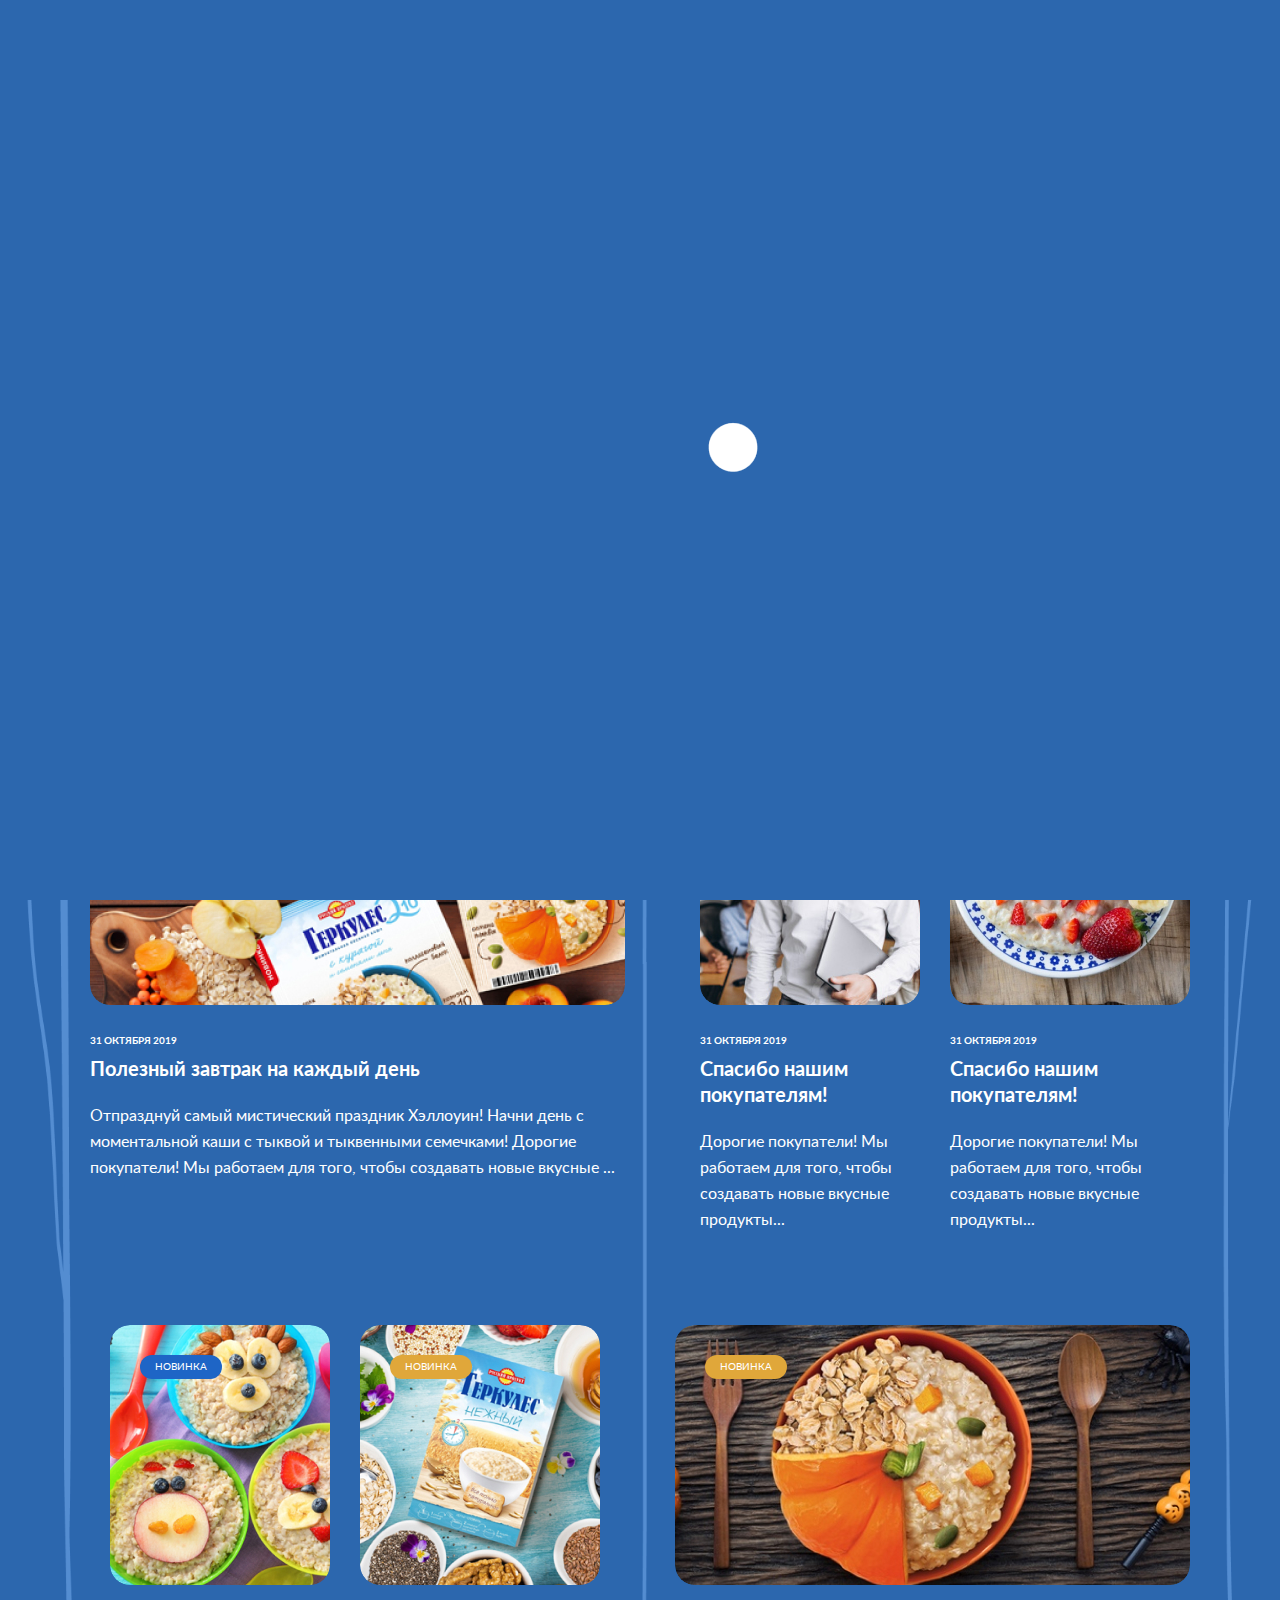
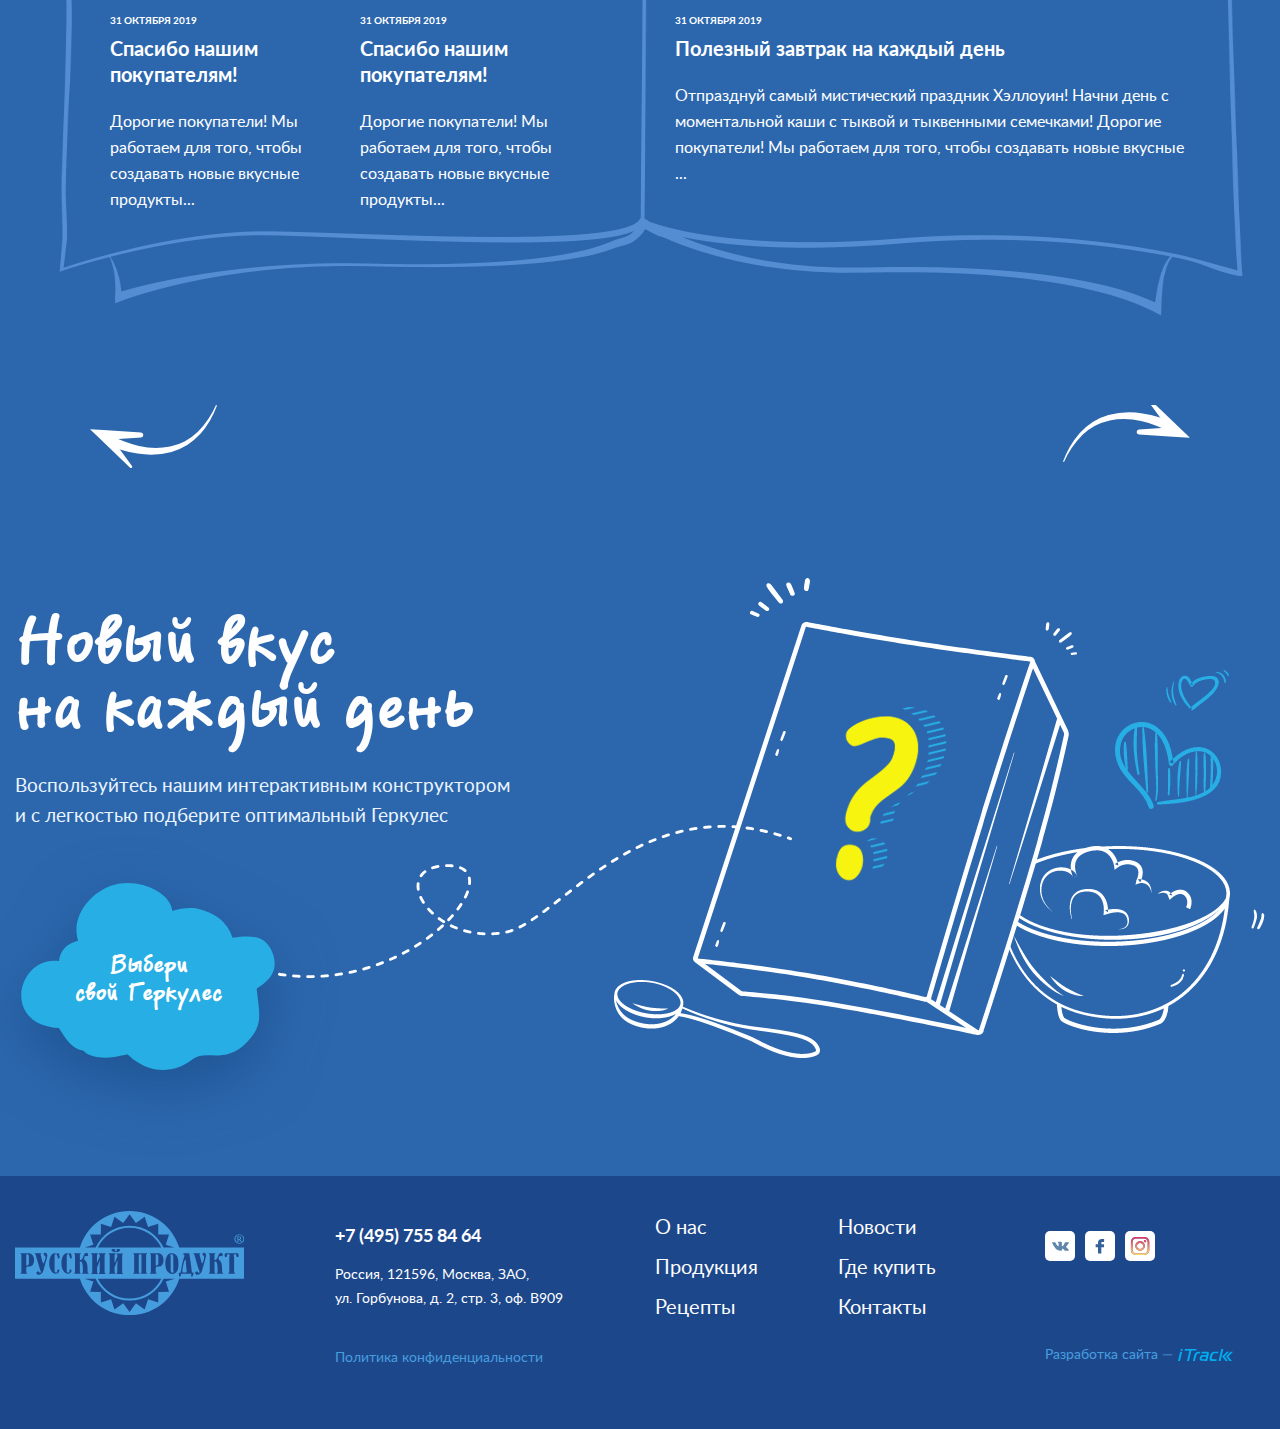
<file: news.html>
<!DOCTYPE html>
<!--[if lt IE 7]><html lang="ru" class="lt-ie9 lt-ie8 lt-ie7"><![endif]-->
<!--[if IE 7]><html lang="ru" class="lt-ie9 lt-ie8"><![endif]-->
<!--[if IE 8]><html lang="ru" class="lt-ie9"><![endif]-->
<!--[if gt IE 8]><!-->
<html lang="ru">
<!--<![endif]-->
<head>
	<meta charset="utf-8" />
	<title>Заголовок</title>
	<meta name="description" content="" />
	<meta http-equiv="X-UA-Compatible" content="IE=edge" />
	<meta name="viewport" content="width=device-width, initial-scale=1.0" />
	<link rel="shortcut icon" href="favicon.png" />
	<link rel="stylesheet" href="libs/bootstrap/bootstrap-grid.css" />
	<link rel="stylesheet" href="libs/font-awesome-4.2.0/css/font-awesome.min.css" />
	<link rel="stylesheet" href="libs/ion.rangeSlider-master/css/ion.rangeSlider.min.css" />
	<link rel="stylesheet" href="libs/fancybox/jquery.fancybox.css" />
	<link rel="stylesheet" href="libs/slick-1.5.9/slick/slick.css" />
	<link rel="stylesheet" href="libs/slick-1.5.9/slick/slick-theme.css" />
	<link rel="stylesheet" href="libs/jscrollpane/jquery.jscrollpane.css" />
	<link rel="stylesheet" href="css/fonts.css" />
	<link rel="stylesheet" href="css/main.css?ver=1.103" />
	<link rel="stylesheet" href="css/media.css?ver=1.103" />
</head>
<body>

	<div class="wrapper">

		<div class="preloader">
			<ul class='circle-container'>
				<li></li>
				<li></li>
				<li></li>
				<li></li>
				<li></li>
				<li></li>
				<li></li>
				<li></li>
				<li></li>
				<li></li>
				<li></li>
				<li></li>
				<li></li>
				<li></li>
				<li></li>
				<li></li>
				<div class="circle-element">
					<div class="dot"></div>
				</div>
			</ul>
			<svg xmlns="http://www.w3.org/2000/svg" version="1.1">
				<defs>
					<filter id="goo">
						<feGaussianBlur in="SourceGraphic" stdDeviation="15" result="blur" />
						<feColorMatrix in="blur" mode="matrix" values="1 0 0 0 0  0 1 0 0 0  0 0 1 0 0  0 0 0 18 -7" result="goo" />
						<feBlend in="SourceGraphic" in2="goo" />
					</filter>
				</defs>
			</svg>
		</div>

		<div class="clouds-wrap">
			<div class="cloud cloud_left cloud_1">
				<img src="img/cloud1.svg" alt="alt">
			</div>
			<div class="cloud cloud_right cloud_2">
				<img src="img/cloud2.svg" alt="alt">
			</div>

			<div class="cloud cloud_left cloud_3 cloud_4_1600">
				<img src="img/cloud2.svg" alt="alt">
			</div>

			<div class="cloud cloud_left cloud_4 cloud_4_1920">
				<img src="img/cloud4.svg" alt="alt">
			</div>

			<div class="cloud cloud_right cloud_5 cloud_5_1920">
				<img src="img/cloud5.svg" alt="alt">
			</div>

			<div class="cloud cloud_right cloud_6">
				<img src="img/cloud4.svg" alt="alt">
			</div>

			<div class="cloud cloud_left cloud_7">
				<img src="img/cloud2.svg" alt="alt">
			</div>
		</div>

		<header class="header">
			<a href="#" class="choose-btn">
				<img src="img/choose_cloud.svg" alt="alt">
				<span class="choose-btn__text">Выбери свой Геркулес</span>
			</a>
			<div class="container">
				<ul class="menu">
					<li><a href="#">О нас</a></li>
					<li><a href="#">Продукция</a></li>
					<li><a href="#">Рецепты</a></li>
					<li><a href="#">
						<img src="img/logo.svg" alt="alt">
					</a></li>
					<li><a href="#">Новости</a></li>
					<li><a href="#">Где купить</a></li>
					<li><a href="#">Контакты</a></li>
				</ul>
			</div>
			<div class="right-header">
				<a href="#" class="btn-question"></a>
				<div class="btn-menu"></div>
				<a href="#" class="logo-mobile">
					<img src="img/logo.svg" alt="alt">
				</a>
				<a href="#" class="btn-search"></a>
			</div>
			<div class="menu-mobile">
				<ul class="menu-mobile__list">
					<li><a href="#">О нас</a></li>
					<li class="menu-mobile__haschild">
						<a href="#">Продукция</a>
						<div class="mobile-dropdown">
							<div class="mobile-dropdown__title">Варочные</div>
							<ul class="mobile-dropdown__tags">
								<li><a href="#">Цельное зерно</a></li>
								<li><a href="#">Резаные зерна</a></li>
							</ul>
							<div class="mobile-dropdown__title">Моментальные</div>
							<ul class="mobile-dropdown__tags">
								<li><a href="#">Каши с фруктами</a></li>
								<li><a href="#">Каши с вареньем</a></li>
								<li><a href="#">Каши с ягодами</a></li>
								<li><a href="#">Каши с коэнзимом</a></li>
								<li><a href="#">Каши со злаками</a></li>
								<li><a href="#">Каши ассорти</a></li>
								<li><a href="#">Каши с шоколадом</a></li>
							</ul>
						</div>
					</li>
					<li><a href="#">Рецепты</a></li>
					<li><a href="#">Новости</a></li>
					<li><a href="#">Где купить</a></li>
					<li><a href="#">Контакты</a></li>
				</ul>
				<a href="#" class="choose-btn">
					<img src="img/choose_cloud.svg" alt="alt">
					<span class="choose-btn__text">Выбери свой Геркулес</span>
				</a>
			</div>
		</header>

		<div class="container">
			<ul class="breadcumbs">
				<li><a href="#">ГЛАВНАЯ</a></li>
				<li>Новости</li>
			</ul>
		</div>

		<div class="news">
			<div class="container">
				<h1 class="title-section title-section_center">Новости</h1>
				<div class="btns-tabs">
					<a href="#tab_news1" class="btn-tab active">Все новости</a>
					<a href="#tab_news2" class="btn-tab">Новинка</a>
					<a href="#tab_news3" class="btn-tab">Акция</a>
					<a href="#tab_news4" class="btn-tab">Пресс-релиз</a>
				</div>
				<div class="tab-container-news">
					<div id="tab_news1" class="tab-pane-step">
						<div class="articles-wrap">
							<h1 class="title-section hidden_mob">Газета «Геркулес»</h1>
							<div class="row row_articles">
								<div class="col-lg-6 col-md-6">
									<a href="#" class="item-article">
										<span class="item-article__image">
											<img src="img/news1.jpg" alt="alt" />
											<span class="item-article__tag item-article__tag_new">новинка</span>
										</span>
										<span class="item-article__date">31 октября 2019</span>
										<span class="item-article__title">Полезный завтрак на каждый день</span>
										<span class="item-article__text">Отпразднуй самый мистический праздник Хэллоуин! Начни день с<br> моментальной каши с тыквой и тыквенными семечками! Дорогие<br> покупатели! Мы работаем для того, чтобы создавать новые вкусные ...</span>
									</a>
								</div>
								<div class="col-lg-3 col_left-auto col-md-6">
									<a href="#" class="item-article">
										<span class="item-article__image">
											<img src="img/news2.jpg" alt="alt" />
											<span class="item-article__tag item-article__tag_relise">новинка</span>
										</span>
										<span class="item-article__date">31 октября 2019</span>
										<span class="item-article__title">Спасибо нашим покупателям!</span>
										<span class="item-article__text">Дорогие покупатели! Мы работаем для того, чтобы создавать новые вкусные продукты...</span>
									</a>
								</div>
								<div class="col-lg-3 col-md-6">
									<a href="#" class="item-article">
										<span class="item-article__image">
											<img src="img/news3.jpg" alt="alt" />
											<span class="item-article__tag item-article__tag_new">новинка</span>
										</span>
										<span class="item-article__date">31 октября 2019</span>
										<span class="item-article__title">Спасибо нашим покупателям!</span>
										<span class="item-article__text">Дорогие покупатели! Мы работаем для того, чтобы создавать новые вкусные продукты...</span>
									</a>
								</div>
								<div class="col-lg-3 col-md-6">
									<a href="#" class="item-article">
										<span class="item-article__image">
											<img src="img/news4.jpg" alt="alt" />
											<span class="item-article__tag item-article__tag_relise">новинка</span>
										</span>
										<span class="item-article__date">31 октября 2019</span>
										<span class="item-article__title">Спасибо нашим покупателям!</span>
										<span class="item-article__text">Дорогие покупатели! Мы работаем для того, чтобы создавать новые вкусные продукты...</span>
									</a>
								</div>
								<div class="col-lg-3 col_right-auto col-md-6">
									<a href="#" class="item-article">
										<span class="item-article__image">
											<img src="img/news5.jpg" alt="alt" />
											<span class="item-article__tag item-article__tag_new">новинка</span>
										</span>
										<span class="item-article__date">31 октября 2019</span>
										<span class="item-article__title">Спасибо нашим покупателям!</span>
										<span class="item-article__text">Дорогие покупатели! Мы работаем для того, чтобы создавать новые вкусные продукты...</span>
									</a>
								</div>
								<div class="col-lg-6 col-md-6">
									<a href="#" class="item-article">
										<span class="item-article__image">
											<img src="img/news6.jpg" alt="alt" />
											<span class="item-article__tag item-article__tag_new">новинка</span>
										</span>
										<span class="item-article__date">31 октября 2019</span>
										<span class="item-article__title">Полезный завтрак на каждый день</span>
										<span class="item-article__text">Отпразднуй самый мистический праздник Хэллоуин! Начни день с<br> моментальной каши с тыквой и тыквенными семечками! Дорогие<br> покупатели! Мы работаем для того, чтобы создавать новые вкусные ...</span>
									</a>
								</div>
							</div>
							<div class="arrow-buttons hidden_mob">
								<a href="#" class="arrow-prev">
									<img src="img/arrow_prev.svg" alt="alt">
								</a>

								<a href="#" class="arrow-next">
									<img src="img/arrow-next.svg" alt="alt">
								</a>
							</div>
						</div>
					</div>
					<div id="tab_news2" class="tab-pane-step">
						<div class="articles-wrap">
							<h1 class="title-section hidden_mob">Газета «Геркулес»</h1>
							<div class="row row_articles">
								<div class="col-lg-6">
									<a href="#" class="item-article">
										<span class="item-article__image">
											<img src="img/news1.jpg" alt="alt" />
											<span class="item-article__tag item-article__tag_new">новинка</span>
										</span>
										<span class="item-article__date">31 октября 2019</span>
										<span class="item-article__title">Полезный завтрак на каждый день</span>
										<span class="item-article__text">Отпразднуй самый мистический праздник Хэллоуин! Начни день с<br> моментальной каши с тыквой и тыквенными семечками! Дорогие<br> покупатели! Мы работаем для того, чтобы создавать новые вкусные ...</span>
									</a>
								</div>
								<div class="col-lg-6">
									<div class="row">
										<div class="col-lg-6">
											<a href="#" class="item-article">
												<span class="item-article__image">
													<img src="img/news3.jpg" alt="alt" />
													<span class="item-article__tag item-article__tag_new">новинка</span>
												</span>
												<span class="item-article__date">31 октября 2019</span>
												<span class="item-article__title">Спасибо нашим покупателям!</span>
												<span class="item-article__text">Дорогие покупатели! Мы работаем для того, чтобы создавать новые вкусные продукты...</span>
											</a>
										</div>
										<div class="col-lg-6">
											<a href="#" class="item-article">
												<span class="item-article__image">
													<img src="img/news2.jpg" alt="alt" />
													<span class="item-article__tag item-article__tag_relise">новинка</span>
												</span>
												<span class="item-article__date">31 октября 2019</span>
												<span class="item-article__title">Спасибо нашим покупателям!</span>
												<span class="item-article__text">Дорогие покупатели! Мы работаем для того, чтобы создавать новые вкусные продукты...</span>
											</a>
										</div>

									</div>
								</div>
								<div class="col-lg-6">
									<div class="row">
										<div class="col-lg-6">
											<a href="#" class="item-article">
												<span class="item-article__image">
													<img src="img/news4.jpg" alt="alt" />
													<span class="item-article__tag item-article__tag_relise">новинка</span>
												</span>
												<span class="item-article__date">31 октября 2019</span>
												<span class="item-article__title">Спасибо нашим покупателям!</span>
												<span class="item-article__text">Дорогие покупатели! Мы работаем для того, чтобы создавать новые вкусные продукты...</span>
											</a>
										</div>
										<div class="col-lg-6">
											<a href="#" class="item-article">
												<span class="item-article__image">
													<img src="img/news5.jpg" alt="alt" />
													<span class="item-article__tag item-article__tag_new">новинка</span>
												</span>
												<span class="item-article__date">31 октября 2019</span>
												<span class="item-article__title">Спасибо нашим покупателям!</span>
												<span class="item-article__text">Дорогие покупатели! Мы работаем для того, чтобы создавать новые вкусные продукты...</span>
											</a>
										</div>
									</div>
								</div>
								<div class="col-lg-6">
									<a href="#" class="item-article">
										<span class="item-article__image">
											<img src="img/news6.jpg" alt="alt" />
											<span class="item-article__tag item-article__tag_new">новинка</span>
										</span>
										<span class="item-article__date">31 октября 2019</span>
										<span class="item-article__title">Полезный завтрак на каждый день</span>
										<span class="item-article__text">Отпразднуй самый мистический праздник Хэллоуин! Начни день с<br> моментальной каши с тыквой и тыквенными семечками! Дорогие<br> покупатели! Мы работаем для того, чтобы создавать новые вкусные ...</span>
									</a>
								</div>
							</div>
							<div class="arrow-buttons hidden_mob">
								<a href="#" class="arrow-prev">
									<img src="img/arrow_prev.svg" alt="alt">
								</a>

								<a href="#" class="arrow-next">
									<img src="img/arrow-next.svg" alt="alt">
								</a>
							</div>
						</div>
					</div>
					<div id="tab_news3" class="tab-pane-step">
						
						<div class="articles-wrap">
							<h1 class="title-section hidden_mob">Газета «Геркулес»</h1>
							<div class="row row_articles">
								<div class="col-lg-6">
									<a href="#" class="item-article">
										<span class="item-article__image">
											<img src="img/news1.jpg" alt="alt" />
											<span class="item-article__tag item-article__tag_new">новинка</span>
										</span>
										<span class="item-article__date">31 октября 2019</span>
										<span class="item-article__title">Полезный завтрак на каждый день</span>
										<span class="item-article__text">Отпразднуй самый мистический праздник Хэллоуин! Начни день с<br> моментальной каши с тыквой и тыквенными семечками! Дорогие<br> покупатели! Мы работаем для того, чтобы создавать новые вкусные ...</span>
									</a>
								</div>
								<div class="col-lg-6">
									<div class="row">
										<div class="col-lg-6">
											<a href="#" class="item-article">
												<span class="item-article__image">
													<img src="img/news2.jpg" alt="alt" />
													<span class="item-article__tag item-article__tag_relise">новинка</span>
												</span>
												<span class="item-article__date">31 октября 2019</span>
												<span class="item-article__title">Спасибо нашим покупателям!</span>
												<span class="item-article__text">Дорогие покупатели! Мы работаем для того, чтобы создавать новые вкусные продукты...</span>
											</a>
										</div>
										<div class="col-lg-6">
											<a href="#" class="item-article">
												<span class="item-article__image">
													<img src="img/news3.jpg" alt="alt" />
													<span class="item-article__tag item-article__tag_new">новинка</span>
												</span>
												<span class="item-article__date">31 октября 2019</span>
												<span class="item-article__title">Спасибо нашим покупателям!</span>
												<span class="item-article__text">Дорогие покупатели! Мы работаем для того, чтобы создавать новые вкусные продукты...</span>
											</a>
										</div>
									</div>
								</div>
								<div class="col-lg-6">
									<div class="row">
										<div class="col-lg-6">
											<a href="#" class="item-article">
												<span class="item-article__image">
													<img src="img/news4.jpg" alt="alt" />
													<span class="item-article__tag item-article__tag_relise">новинка</span>
												</span>
												<span class="item-article__date">31 октября 2019</span>
												<span class="item-article__title">Спасибо нашим покупателям!</span>
												<span class="item-article__text">Дорогие покупатели! Мы работаем для того, чтобы создавать новые вкусные продукты...</span>
											</a>
										</div>
										<div class="col-lg-6">
											<a href="#" class="item-article">
												<span class="item-article__image">
													<img src="img/news5.jpg" alt="alt" />
													<span class="item-article__tag item-article__tag_new">новинка</span>
												</span>
												<span class="item-article__date">31 октября 2019</span>
												<span class="item-article__title">Спасибо нашим покупателям!</span>
												<span class="item-article__text">Дорогие покупатели! Мы работаем для того, чтобы создавать новые вкусные продукты...</span>
											</a>
										</div>
									</div>
								</div>
								<div class="col-lg-6">
									<a href="#" class="item-article">
										<span class="item-article__image">
											<img src="img/news6.jpg" alt="alt" />
											<span class="item-article__tag item-article__tag_new">новинка</span>
										</span>
										<span class="item-article__date">31 октября 2019</span>
										<span class="item-article__title">Полезный завтрак на каждый день</span>
										<span class="item-article__text">Отпразднуй самый мистический праздник Хэллоуин! Начни день с<br> моментальной каши с тыквой и тыквенными семечками! Дорогие<br> покупатели! Мы работаем для того, чтобы создавать новые вкусные ...</span>
									</a>
								</div>
							</div>
							<div class="arrow-buttons hidden_mob">
								<a href="#" class="arrow-prev">
									<img src="img/arrow_prev.svg" alt="alt">
								</a>

								<a href="#" class="arrow-next">
									<img src="img/arrow-next.svg" alt="alt">
								</a>
							</div>
						</div>
					</div>
					<div id="tab_news4" class="tab-pane-step">
						<div class="articles-wrap">
							<h1 class="title-section hidden_mob">Газета «Геркулес»</h1>
							<div class="row row_articles">
								<div class="col-lg-6">
									<a href="#" class="item-article">
										<span class="item-article__image">
											<img src="img/news6.jpg" alt="alt" />
											<span class="item-article__tag item-article__tag_new">новинка</span>
										</span>
										<span class="item-article__date">31 октября 2019</span>
										<span class="item-article__title">Полезный завтрак на каждый день</span>
										<span class="item-article__text">Отпразднуй самый мистический праздник Хэллоуин! Начни день с<br> моментальной каши с тыквой и тыквенными семечками! Дорогие<br> покупатели! Мы работаем для того, чтобы создавать новые вкусные ...</span>
									</a>
								</div>

								<div class="col-lg-6">
									<div class="row">
										<div class="col-lg-6">
											<a href="#" class="item-article">
												<span class="item-article__image">
													<img src="img/news2.jpg" alt="alt" />
													<span class="item-article__tag item-article__tag_relise">новинка</span>
												</span>
												<span class="item-article__date">31 октября 2019</span>
												<span class="item-article__title">Спасибо нашим покупателям!</span>
												<span class="item-article__text">Дорогие покупатели! Мы работаем для того, чтобы создавать новые вкусные продукты...</span>
											</a>
										</div>
										<div class="col-lg-6">
											<a href="#" class="item-article">
												<span class="item-article__image">
													<img src="img/news3.jpg" alt="alt" />
													<span class="item-article__tag item-article__tag_new">новинка</span>
												</span>
												<span class="item-article__date">31 октября 2019</span>
												<span class="item-article__title">Спасибо нашим покупателям!</span>
												<span class="item-article__text">Дорогие покупатели! Мы работаем для того, чтобы создавать новые вкусные продукты...</span>
											</a>
										</div>
									</div>
								</div>
								<div class="col-lg-6">
									<div class="row">
										<div class="col-lg-6">
											<a href="#" class="item-article">
												<span class="item-article__image">
													<img src="img/news4.jpg" alt="alt" />
													<span class="item-article__tag item-article__tag_relise">новинка</span>
												</span>
												<span class="item-article__date">31 октября 2019</span>
												<span class="item-article__title">Спасибо нашим покупателям!</span>
												<span class="item-article__text">Дорогие покупатели! Мы работаем для того, чтобы создавать новые вкусные продукты...</span>
											</a>
										</div>
										<div class="col-lg-6">
											<a href="#" class="item-article">
												<span class="item-article__image">
													<img src="img/news5.jpg" alt="alt" />
													<span class="item-article__tag item-article__tag_new">новинка</span>
												</span>
												<span class="item-article__date">31 октября 2019</span>
												<span class="item-article__title">Спасибо нашим покупателям!</span>
												<span class="item-article__text">Дорогие покупатели! Мы работаем для того, чтобы создавать новые вкусные продукты...</span>
											</a>
										</div>
									</div>
								</div>
								<div class="col-lg-6">
									<a href="#" class="item-article">
										<span class="item-article__image">
											<img src="img/news1.jpg" alt="alt" />
											<span class="item-article__tag item-article__tag_new">новинка</span>
										</span>
										<span class="item-article__date">31 октября 2019</span>
										<span class="item-article__title">Полезный завтрак на каждый день</span>
										<span class="item-article__text">Отпразднуй самый мистический праздник Хэллоуин! Начни день с<br> моментальной каши с тыквой и тыквенными семечками! Дорогие<br> покупатели! Мы работаем для того, чтобы создавать новые вкусные ...</span>
									</a>
								</div>
							</div>
							<div class="arrow-buttons hidden_mob">
								<a href="#" class="arrow-prev">
									<img src="img/arrow_prev.svg" alt="alt">
								</a>

								<a href="#" class="arrow-next">
									<img src="img/arrow-next.svg" alt="alt">
								</a>
							</div>
						</div>
					</div>
				</div>
			</div>
		</div>

		<div class="constructor">
			<div class="container">
				<div class="row">
					<div class="col-xl-5 col-md-6">
						<div class="title-section">Новый вкус <br>на каждый день</div>
						<div class="descr-title">Воспользуйтесь нашим интерактивным конструктором и с легкостью подберите оптимальный Геркулес</div>
						<a href="#" class="btn-cloud hidden-mob"><span>Выбери <br>свой Геркулес</span></a>
					</div>
					<div class="col-xl-7 col-md-6">
						<div class="icon-constructor">
							<div class="line-dots">
								<img src="img/line_dot.svg" alt="alt">
							</div>
							<img src="img/ic_constructor.png" alt="alt">
						</div>
						<a href="#" class="btn-cloud show-mobile"><span>Выбери <br>свой Геркулес</span></a>
					</div>
				</div>
			</div>
		</div>

		<footer class="footer">
			<div class="container">
				<div class="row">
					<div class="col-xl-3 col-lg-4 col-md-4">
						<a href="#" class="footer__logo">
							<img src="img/footer-logo.svg" alt="alt">
						</a>
						<div class="show-tablet">
							<a href="tel:+7 (495) 755 84 64" class="footer__phone">+7 (495) 755 84 64</a>
							<div class="footer__descr">
								<p>Россия, 121596, Москва, ЗАО,</p>
								<p>ул. Горбунова, д. 2, стр. 3, оф. В909</p>
							</div>
						</div>
					</div>
					<div class="col-xl-3 hidden_tablet">
						<a href="tel:+7 (495) 755 84 64" class="footer__phone">+7 (495) 755 84 64</a>
						<div class="footer__descr">
							<p>Россия, 121596, Москва, ЗАО,</p>
							<p>ул. Горбунова, д. 2, стр. 3, оф. В909</p>
						</div>
						<a href="#" class="footer__politics">Политика конфиденциальности</a>
					</div>
					<div class="col-xl-3 col-lg-5 col-md-4">
						<ul class="footer__nav">
							<li><a href="#">О нас</a></li>
							<li><a href="#">Продукция</a></li>
							<li><a href="#">Рецепты</a></li>
							<li><a href="#">Новости</a></li>
							<li><a href="#">Где купить</a></li>
							<li><a href="#">Контакты</a></li>
						</ul>
						<div class="show-tablet">
							<a href="#" class="footer__politics">Политика конфиденциальности</a>
						</div>
					</div>
					<div class="col-xl-3 col-lg-3 col-md-4">
						<div class="footer__right">
							<ul class="social-list">
								<li><a href="#"><img src="img/ic_vk.svg" alt="alt"></a></li>
								<li><a href="#"><img src="img/ic_fb.svg" alt="alt"></a></li>
								<li><a href="#"><img src="img/ic_insta.svg" alt="alt"></a></li>
							</ul>
							<div class="footer__copy">Разработка сайта — <img src="img/copy.svg" alt="alt"></div>
						</div>
					</div>
				</div>
			</div>
		</footer>
		
	</div>

	<!--[if lt IE 9]>
	<script src="libs/html5shiv/es5-shim.min.js"></script>
	<script src="libs/html5shiv/html5shiv.min.js"></script>
	<script src="libs/html5shiv/html5shiv-printshiv.min.js"></script>
	<script src="libs/respond/respond.min.js"></script>
<![endif]-->
<script src="libs/jquery/jquery-1.11.1.min.js"></script>
<script src="libs/jquery-mousewheel/jquery.mousewheel.min.js"></script>
<script src="libs/fancybox/jquery.fancybox.pack.js"></script>
<script src="libs/ion.rangeSlider-master/js/ion.rangeSlider.min.js"></script>
<script src="libs/waypoints/waypoints-1.6.2.min.js"></script>
<script src="libs/jscrollpane/jquery.jscrollpane.min.js"></script>
<script src="libs/jQueryFormStyler-master/jquery.formstyler.min.js"></script>
<script src="libs/slick-1.5.9/slick/slick.min.js"></script>
<script src="libs/scroll2id/PageScroll2id.min.js"></script>
<script src="js/common.js?ver=1.103"></script>
<!-- Yandex.Metrika counter --><!-- /Yandex.Metrika counter -->
<!-- Google Analytics counter --><!-- /Google Analytics counter -->
</body>
</html>
</file>
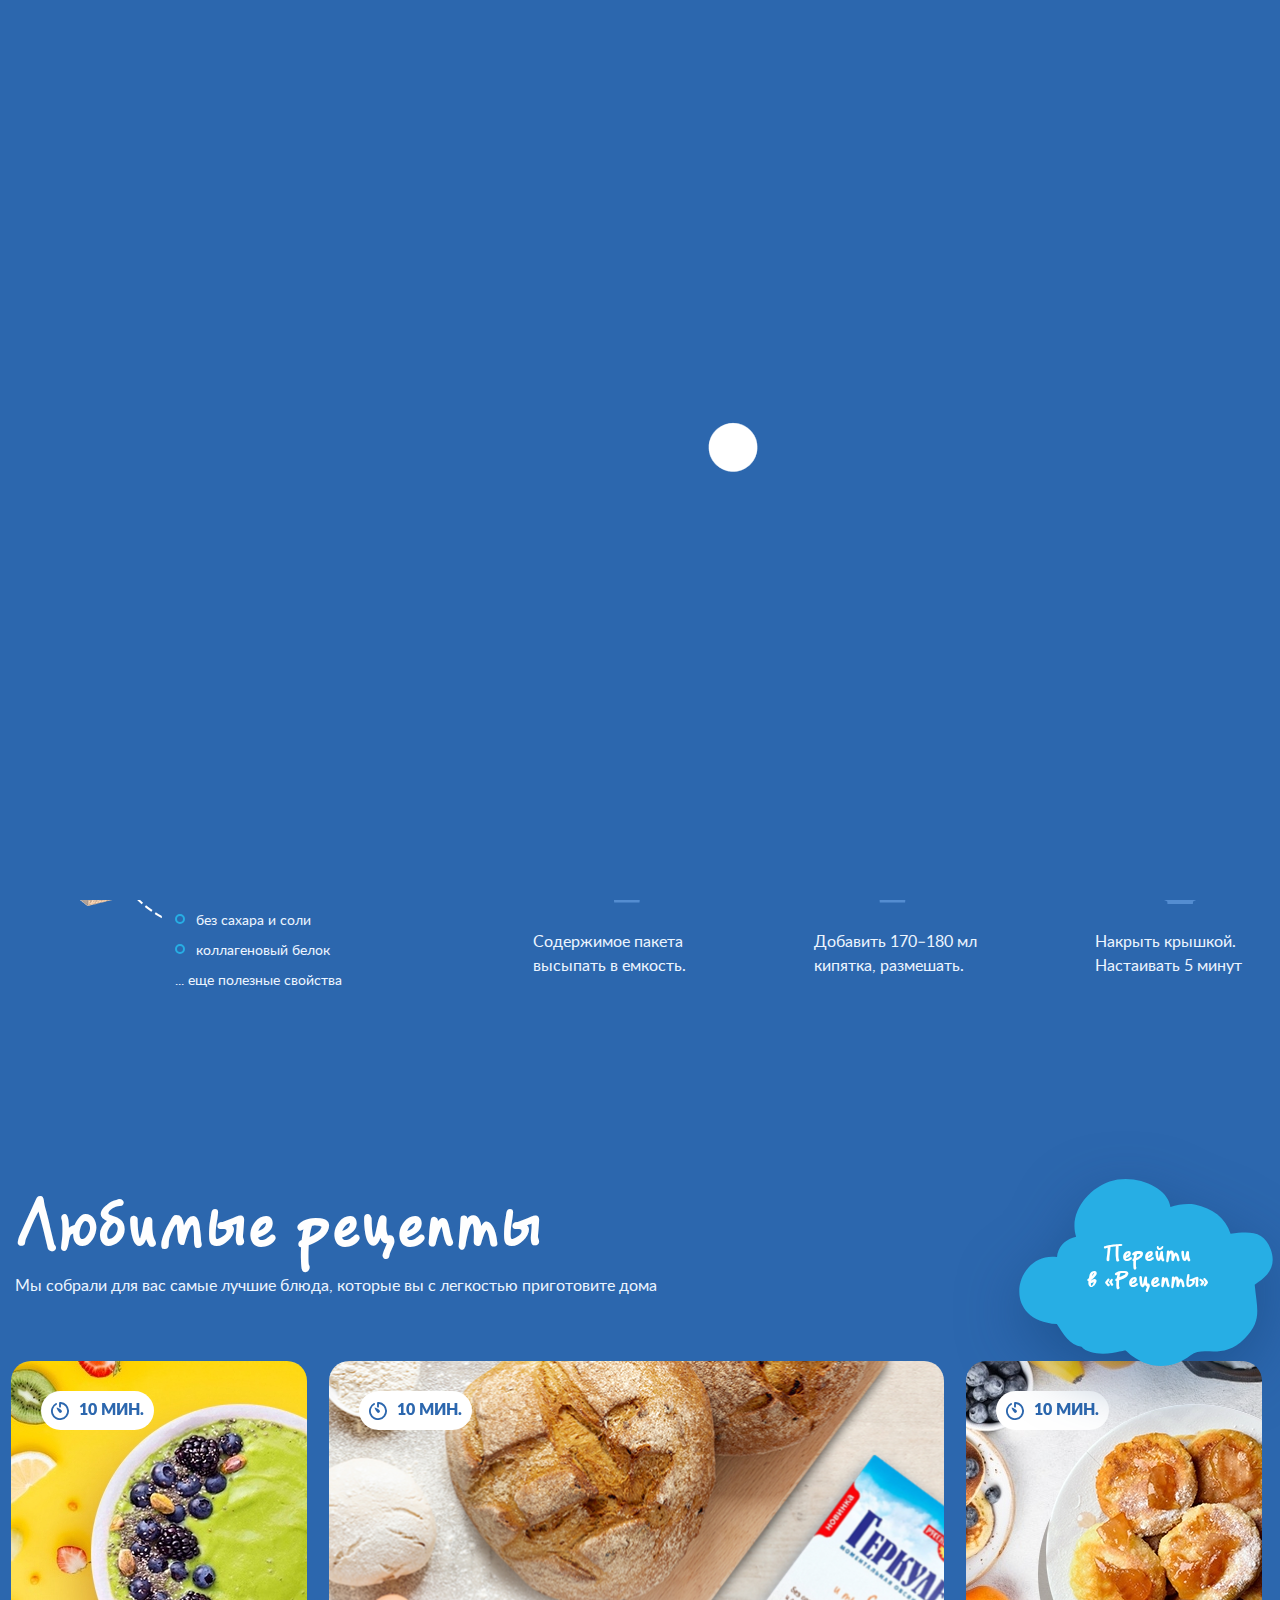
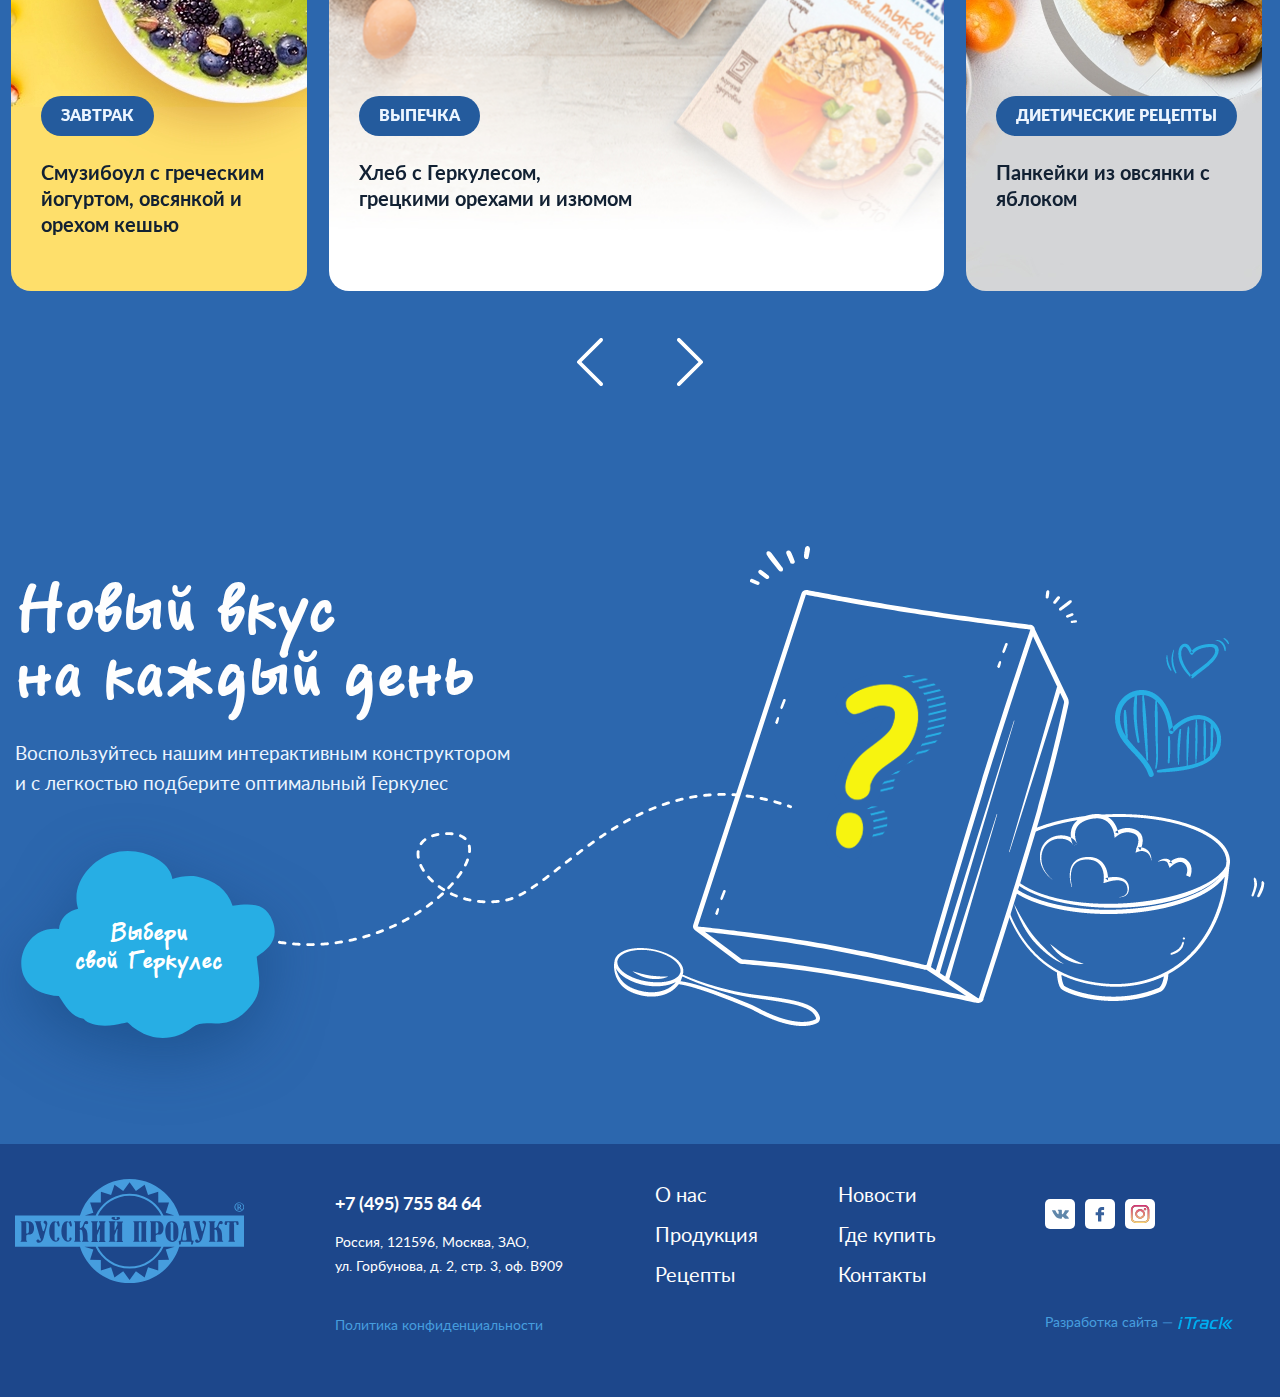
<file: product-page.html>
<!DOCTYPE html>
<!--[if lt IE 7]><html lang="ru" class="lt-ie9 lt-ie8 lt-ie7"><![endif]-->
<!--[if IE 7]><html lang="ru" class="lt-ie9 lt-ie8"><![endif]-->
<!--[if IE 8]><html lang="ru" class="lt-ie9"><![endif]-->
<!--[if gt IE 8]><!-->
<html lang="ru">
<!--<![endif]-->
<head>
	<meta charset="utf-8" />
	<title>Заголовок</title>
	<meta name="description" content="" />
	<meta http-equiv="X-UA-Compatible" content="IE=edge" />
	<meta name="viewport" content="width=device-width, initial-scale=1.0" />
	<link rel="shortcut icon" href="favicon.png" />
	<link rel="stylesheet" href="libs/bootstrap/bootstrap-grid.css" />
	<link rel="stylesheet" href="libs/font-awesome-4.2.0/css/font-awesome.min.css" />
	<link rel="stylesheet" href="libs/ion.rangeSlider-master/css/ion.rangeSlider.min.css" />
	<link rel="stylesheet" href="libs/fancybox/jquery.fancybox.css" />
	<link rel="stylesheet" href="libs/slick-1.5.9/slick/slick.css" />
	<link rel="stylesheet" href="libs/slick-1.5.9/slick/slick-theme.css" />
	<link rel="stylesheet" href="libs/jscrollpane/jquery.jscrollpane.css" />
	<link rel="stylesheet" href="css/fonts.css" />
	<link rel="stylesheet" href="css/main.css?ver=1.103" />
	<link rel="stylesheet" href="css/media.css?ver=1.103" />
</head>
<body>

	<div class="wrapper">

		<div class="preloader">
			<ul class='circle-container'>
				<li></li>
				<li></li>
				<li></li>
				<li></li>
				<li></li>
				<li></li>
				<li></li>
				<li></li>
				<li></li>
				<li></li>
				<li></li>
				<li></li>
				<li></li>
				<li></li>
				<li></li>
				<li></li>
				<div class="circle-element">
					<div class="dot"></div>
				</div>
			</ul>
			<svg xmlns="http://www.w3.org/2000/svg" version="1.1">
				<defs>
					<filter id="goo">
						<feGaussianBlur in="SourceGraphic" stdDeviation="15" result="blur" />
						<feColorMatrix in="blur" mode="matrix" values="1 0 0 0 0  0 1 0 0 0  0 0 1 0 0  0 0 0 18 -7" result="goo" />
						<feBlend in="SourceGraphic" in2="goo" />
					</filter>
				</defs>
			</svg>
		</div>

		<div class="clouds-wrap">
			<div class="cloud cloud_left cloud_1">
				<img src="img/cloud1.svg" alt="alt">
			</div>
			<div class="cloud cloud_right cloud_2">
				<img src="img/cloud2.svg" alt="alt">
			</div>

			<div class="cloud cloud_left cloud_3">
				<img src="img/cloud2.svg" alt="alt">
			</div>

			<div class="cloud cloud_left cloud_4">
				<img src="img/cloud4.svg" alt="alt">
			</div>

			<div class="cloud cloud_right cloud_5">
				<img src="img/cloud5.svg" alt="alt">
			</div>

			<div class="cloud cloud_right cloud_6">
				<img src="img/cloud4.svg" alt="alt">
			</div>

			<div class="cloud cloud_left cloud_7">
				<img src="img/cloud2.svg" alt="alt">
			</div>
		</div>

		<header class="header">
			<a href="#" class="choose-btn">
				<img src="img/choose_cloud.svg" alt="alt">
				<span class="choose-btn__text">Выбери свой Геркулес</span>
			</a>
			<div class="container">
				<ul class="menu">
					<li><a href="#">О нас</a></li>
					<li><a href="#">Продукция</a></li>
					<li><a href="#">Рецепты</a></li>
					<li><a href="#">
						<img src="img/logo.svg" alt="alt">
					</a></li>
					<li><a href="#">Новости</a></li>
					<li><a href="#">Где купить</a></li>
					<li><a href="#">Контакты</a></li>
				</ul>
			</div>
			<div class="right-header">
				<a href="#" class="btn-question"></a>
				<div class="btn-menu"></div>
				<a href="#" class="logo-mobile">
					<img src="img/logo.svg" alt="alt">
				</a>
				<a href="#" class="btn-search"></a>
			</div>
			<div class="menu-mobile">
				<ul class="menu-mobile__list">
					<li><a href="#">О нас</a></li>
					<li class="menu-mobile__haschild">
						<a href="#">Продукция</a>
						<div class="mobile-dropdown">
							<div class="mobile-dropdown__title">Варочные</div>
							<ul class="mobile-dropdown__tags">
								<li><a href="#">Цельное зерно</a></li>
								<li><a href="#">Резаные зерна</a></li>
							</ul>
							<div class="mobile-dropdown__title">Моментальные</div>
							<ul class="mobile-dropdown__tags">
								<li><a href="#">Каши с фруктами</a></li>
								<li><a href="#">Каши с вареньем</a></li>
								<li><a href="#">Каши с ягодами</a></li>
								<li><a href="#">Каши с коэнзимом</a></li>
								<li><a href="#">Каши со злаками</a></li>
								<li><a href="#">Каши ассорти</a></li>
								<li><a href="#">Каши с шоколадом</a></li>
							</ul>
						</div>
					</li>
					<li><a href="#">Рецепты</a></li>
					<li><a href="#">Новости</a></li>
					<li><a href="#">Где купить</a></li>
					<li><a href="#">Контакты</a></li>
				</ul>
				<a href="#" class="choose-btn">
					<img src="img/choose_cloud.svg" alt="alt">
					<span class="choose-btn__text">Выбери свой Геркулес</span>
				</a>
			</div>
		</header>

		<div class="container">
			<ul class="breadcumbs">
				<li><a href="#">ГЛАВНАЯ</a></li>
				<li><a href="#">КАТАЛОГ</a></li>
				<li><a href="#">МОМЕНТАЛЬНЫЕ</a></li>
				<li>Q10 С ТЫКВОЙ И ТЫКВЕННЫМИ СЕМЕЧКАМИ</li>
			</ul>
		</div>

		<div class="card">
			<div class="container">
				<div class="row">
					<div class="col-lg-5">
						<div class="card-img">
							<img src="img/card1.png" alt="alt">
							<div class="card-features">
								<div class="card-feature">
									<img src="img/feature1.svg" alt="alt">
									<p><span>360</span> ккал</p>
								</div>
								<div class="card-feature">
									<img src="img/feature2.svg" alt="alt">
									<p><span>250</span> грамм</p>
								</div>
							</div>
							<div class="card-img__descr">
								<ul>
									<li>без сахара и соли</li>
									<li>коллагеновый белок</li>
								</ul>
								<p>... еще полезные свойства</p>
							</div>
						</div>
					</div>
					<div class="col-lg-7 col_pl">
						<div class="title-section title-section_card">Q10 с Тыквой и тыквенными семечками</div>
						<div class="text">
							<p>Каша с коэнзимом Q10 и коллагеном не только улучшает пищеварение, но и помогает сохранить красоту и молодость. Тыква — ценный диетический продукт и кладезь витаминов. Она помогает замедлить процессы старения, улучшает восстановление тканей и благотворно влияет на состояние кожи и волос. Семена тыквы содержат аминокислоту триптофан, которая синтезируется в серотонин — «гормон удовольствия и хорошего настроения»</p>
						</div>
						<div class="card-img__descr show-mobile">
							<ul>
								<li>без сахара и соли</li>
								<li>коллагеновый белок</li>
							</ul>
							<p>... еще полезные свойства</p>
						</div>
						<div class="card__btns">
							<div class="btns-tabs">
								<a href="#tab1" class="btn-tab active">Способ приготовления</a>
								<a href="#tab2" class="btn-tab">Состав</a>
							</div>
							<div class="card-feature">
								<img src="img/feature1.svg" alt="alt">
								<p><span>360</span> ккал</p>
							</div>
							<div class="card-feature">
								<img src="img/feature2.svg" alt="alt">
								<p><span>250</span> грамм</p>
							</div>
						</div>
						<div class="tab-container-step">
							<a href="#" class="btn-tab show-mobile active">Способ приготовления</a>
							<div id="tab1" class="tab-pane-step">
								<div class="steps-wrap">
									<div class="item-step">
										<div class="item-step__number">1</div>
										<div class="item-step__icon">
											<img src="img/icon_step1.svg" alt="alt">
										</div>
										<p>Содержимое пакета высыпать в емкость. </p>
									</div>
									<div class="item-step">
										<div class="item-step__number">2</div>
										<div class="item-step__icon">
											<img src="img/icon_step2.svg" alt="alt">
										</div>
										<p>Добавить 170–180 мл кипятка, размешать. </p>
									</div>
									<div class="item-step">
										<div class="item-step__number">3</div>
										<div class="item-step__icon">
											<img src="img/icon_step3.svg" alt="alt">
										</div>
										<p>Накрыть крышкой. Настаивать 5 минут</p>
									</div>
								</div>
							</div>
							<a href="#" class="btn-tab show-mobile active">Состав</a>
							<div id="tab2" class="tab-pane-step">
								<p>Lorem ipsum dolor sit amet, consectetur adipiscing elit, sed do eiusmod tempor incididunt ut labore et dolore magna aliqua. Ut enim ad minim veniam, quis nostrud exercitation ullamco laboris nisi ut aliquip ex ea commodo consequat. Duis aute irure dolor in reprehenderit in voluptate velit esse cillum dolore eu fugiat nulla pariatur. Excepteur sint occaecat cupidatat non proident, sunt in culpa qui officia deserunt mollit anim id est laborum.</p>
							</div>
						</div>
					</div>
				</div>
			</div>
		</div>

		<div class="recipes">
			<div class="container">
				<div class="title-section">Любимые рецепты</div>
				<div class="descr-title">Мы собрали для вас самые лучшие блюда, которые вы с легкостью приготовите дома</div>
				<div class="wrap-recipes">
					
					<ul class="slider-recipes">
						<li>
							<a href="#" class="item-receip" style="background-image: url(img/receip1.jpg);">
								<span class="item-receip__time">10 мин.</span>	
								<span class="item-receip__category">Завтрак</span>
								<span class="item-receip__text">Смузибоул с греческим йогуртом, овсянкой и орехом кешью</span>
							</a>
						</li>
						<li>
							<a href="#" class="item-receip item-receip_big" style="background-image: url(img/receip2.jpg);">
								<span class="item-receip__time">10 мин.</span>	
								<span class="item-receip__category">Выпечка</span>
								<span class="item-receip__text">Хлеб с Геркулесом, грецкими орехами и изюмом</span>
							</a>
						</li>
						<li>
							<a href="#" class="item-receip" style="background-image: url(img/receip3.jpg);">
								<span class="item-receip__time">10 мин.</span>	
								<span class="item-receip__category">диетические рецепты</span>
								<span class="item-receip__text">Панкейки из овсянки с яблоком</span>
							</a>
						</li>
						<li>
							<a href="#" class="item-receip" style="background-image: url(img/receip1.jpg);">
								<span class="item-receip__time">10 мин.</span>	
								<span class="item-receip__category">Завтрак</span>
								<span class="item-receip__text">Смузибоул с греческим йогуртом, овсянкой и орехом кешью</span>
							</a>
						</li>
						<li>
							<a href="#" class="item-receip item-receip_big" style="background-image: url(img/receip2.jpg);">
								<span class="item-receip__time">10 мин.</span>	
								<span class="item-receip__category">Выпечка</span>
								<span class="item-receip__text">Хлеб с Геркулесом, грецкими орехами и изюмом</span>
							</a>
						</li>
						<li>
							<a href="#" class="item-receip" style="background-image: url(img/receip3.jpg);">
								<span class="item-receip__time">10 мин.</span>	
								<span class="item-receip__category">диетические рецепты</span>
								<span class="item-receip__text">Панкейки из овсянки с яблоком</span>
							</a>
						</li>
					</ul>
					<a href="#" class="btn-receip"><span>Перейти <br>в «Рецепты»</span></a>
				</div>
			</div>
		</div>

		<div class="constructor">
			<div class="container">
				<div class="row">
					<div class="col-xl-5 col-md-6">
						<div class="title-section">Новый вкус <br>на каждый день</div>
						<div class="descr-title">Воспользуйтесь нашим интерактивным конструктором и с легкостью подберите оптимальный Геркулес</div>
						<a href="#" class="btn-cloud hidden-mob"><span>Выбери <br>свой Геркулес</span></a>
					</div>
					<div class="col-xl-7 col-md-6">
						<div class="icon-constructor">
							<div class="line-dots">
								<img src="img/line_dot.svg" alt="alt">
							</div>
							<img src="img/ic_constructor.png" alt="alt">
						</div>
						<a href="#" class="btn-cloud show-mobile"><span>Выбери <br>свой Геркулес</span></a>
					</div>
				</div>
			</div>
		</div>

		<footer class="footer">
			<div class="container">
				<div class="row">
					<div class="col-xl-3 col-lg-4 col-md-4">
						<a href="#" class="footer__logo">
							<img src="img/footer-logo.svg" alt="alt">
						</a>
						<div class="show-tablet">
							<a href="tel:+7 (495) 755 84 64" class="footer__phone">+7 (495) 755 84 64</a>
							<div class="footer__descr">
								<p>Россия, 121596, Москва, ЗАО,</p>
								<p>ул. Горбунова, д. 2, стр. 3, оф. В909</p>
							</div>
						</div>
					</div>
					<div class="col-xl-3 hidden_tablet">
						<a href="tel:+7 (495) 755 84 64" class="footer__phone">+7 (495) 755 84 64</a>
						<div class="footer__descr">
							<p>Россия, 121596, Москва, ЗАО,</p>
							<p>ул. Горбунова, д. 2, стр. 3, оф. В909</p>
						</div>
						<a href="#" class="footer__politics">Политика конфиденциальности</a>
					</div>
					<div class="col-xl-3 col-lg-5 col-md-4">
						<ul class="footer__nav">
							<li><a href="#">О нас</a></li>
							<li><a href="#">Продукция</a></li>
							<li><a href="#">Рецепты</a></li>
							<li><a href="#">Новости</a></li>
							<li><a href="#">Где купить</a></li>
							<li><a href="#">Контакты</a></li>
						</ul>
						<div class="show-tablet">
							<a href="#" class="footer__politics">Политика конфиденциальности</a>
						</div>
					</div>
					<div class="col-xl-3 col-lg-3 col-md-4">
						<div class="footer__right">
							<ul class="social-list">
								<li><a href="#"><img src="img/ic_vk.svg" alt="alt"></a></li>
								<li><a href="#"><img src="img/ic_fb.svg" alt="alt"></a></li>
								<li><a href="#"><img src="img/ic_insta.svg" alt="alt"></a></li>
							</ul>
							<div class="footer__copy">Разработка сайта — <img src="img/copy.svg" alt="alt"></div>
						</div>
					</div>
				</div>
			</div>
		</footer>
		
	</div>

	<!--[if lt IE 9]>
	<script src="libs/html5shiv/es5-shim.min.js"></script>
	<script src="libs/html5shiv/html5shiv.min.js"></script>
	<script src="libs/html5shiv/html5shiv-printshiv.min.js"></script>
	<script src="libs/respond/respond.min.js"></script>
<![endif]-->
<script src="libs/jquery/jquery-1.11.1.min.js"></script>
<script src="libs/jquery-mousewheel/jquery.mousewheel.min.js"></script>
<script src="libs/fancybox/jquery.fancybox.pack.js"></script>
<script src="libs/ion.rangeSlider-master/js/ion.rangeSlider.min.js"></script>
<script src="libs/waypoints/waypoints-1.6.2.min.js"></script>
<script src="libs/jscrollpane/jquery.jscrollpane.min.js"></script>
<script src="libs/jQueryFormStyler-master/jquery.formstyler.min.js"></script>
<script src="libs/slick-1.5.9/slick/slick.min.js"></script>
<script src="libs/scroll2id/PageScroll2id.min.js"></script>
<script src="js/common.js?ver=1.103"></script>
<!-- Yandex.Metrika counter --><!-- /Yandex.Metrika counter -->
<!-- Google Analytics counter --><!-- /Google Analytics counter -->
</body>
</html>
</file>
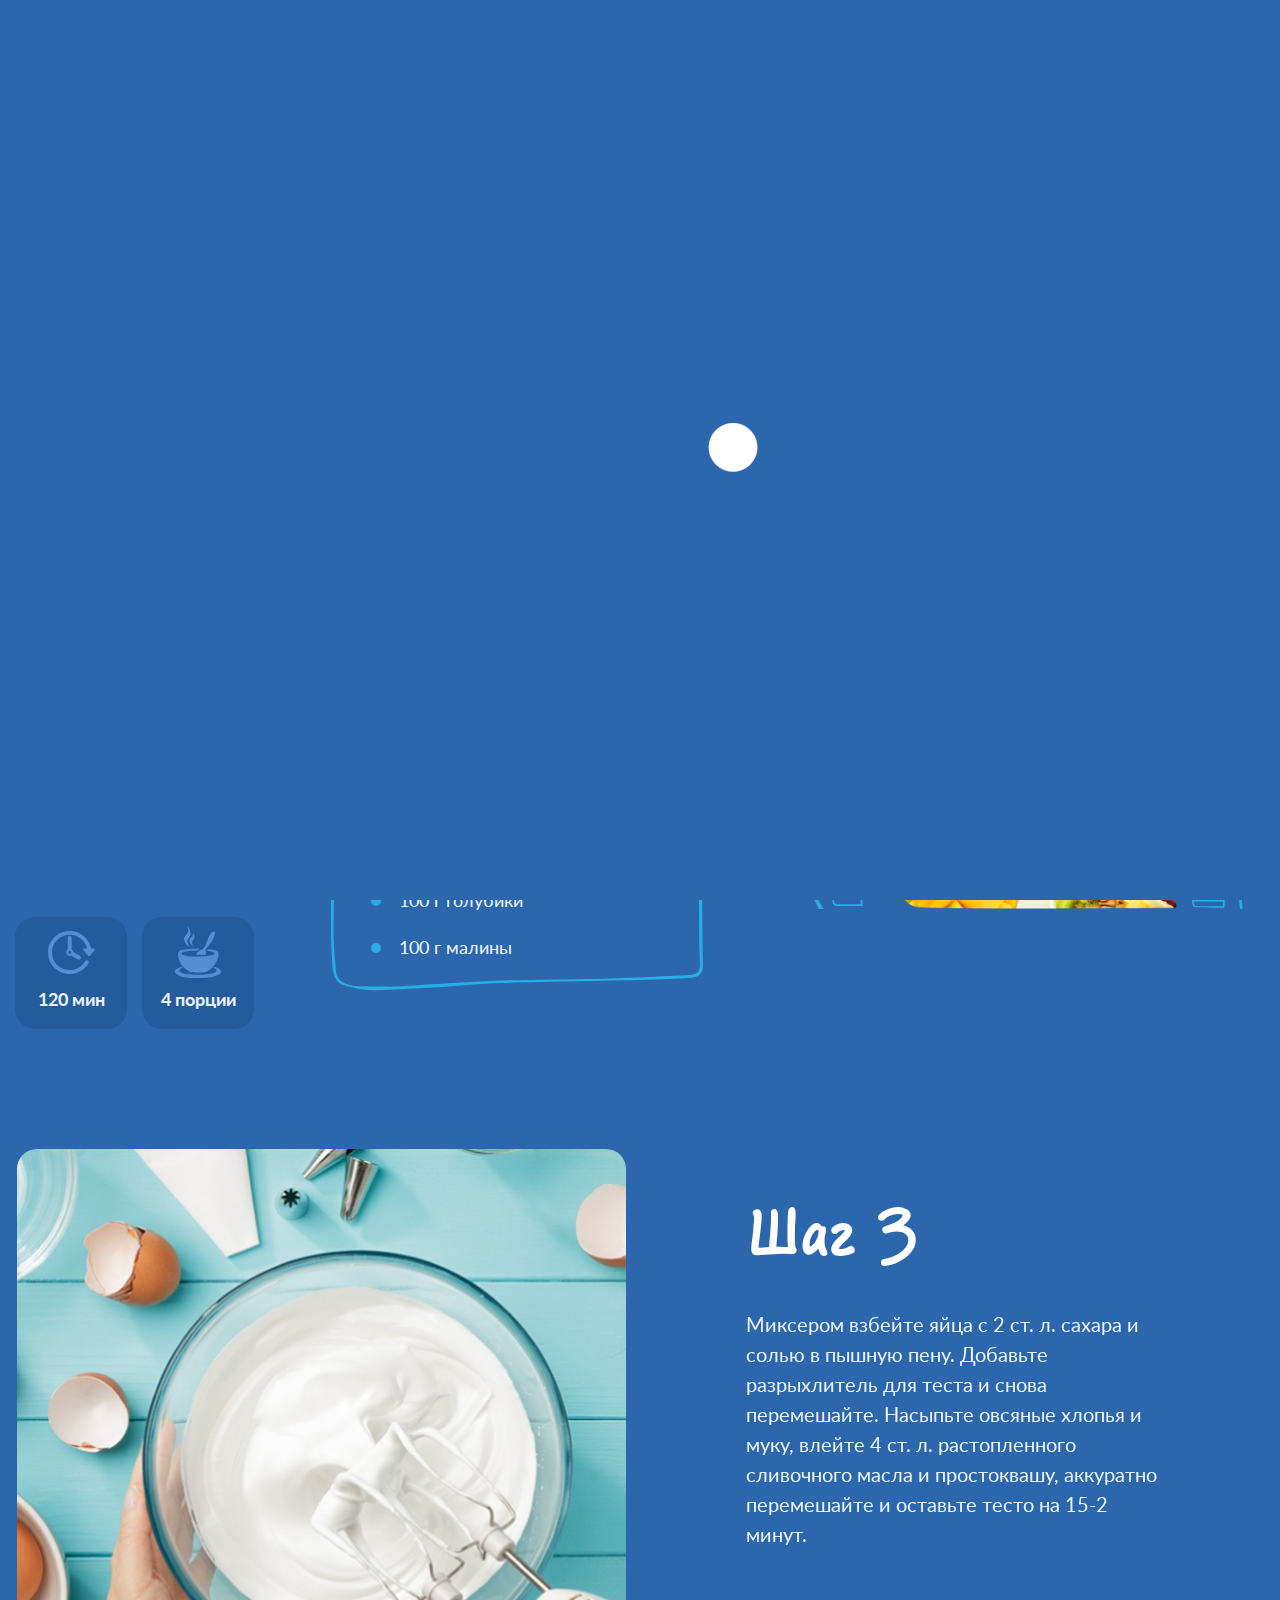
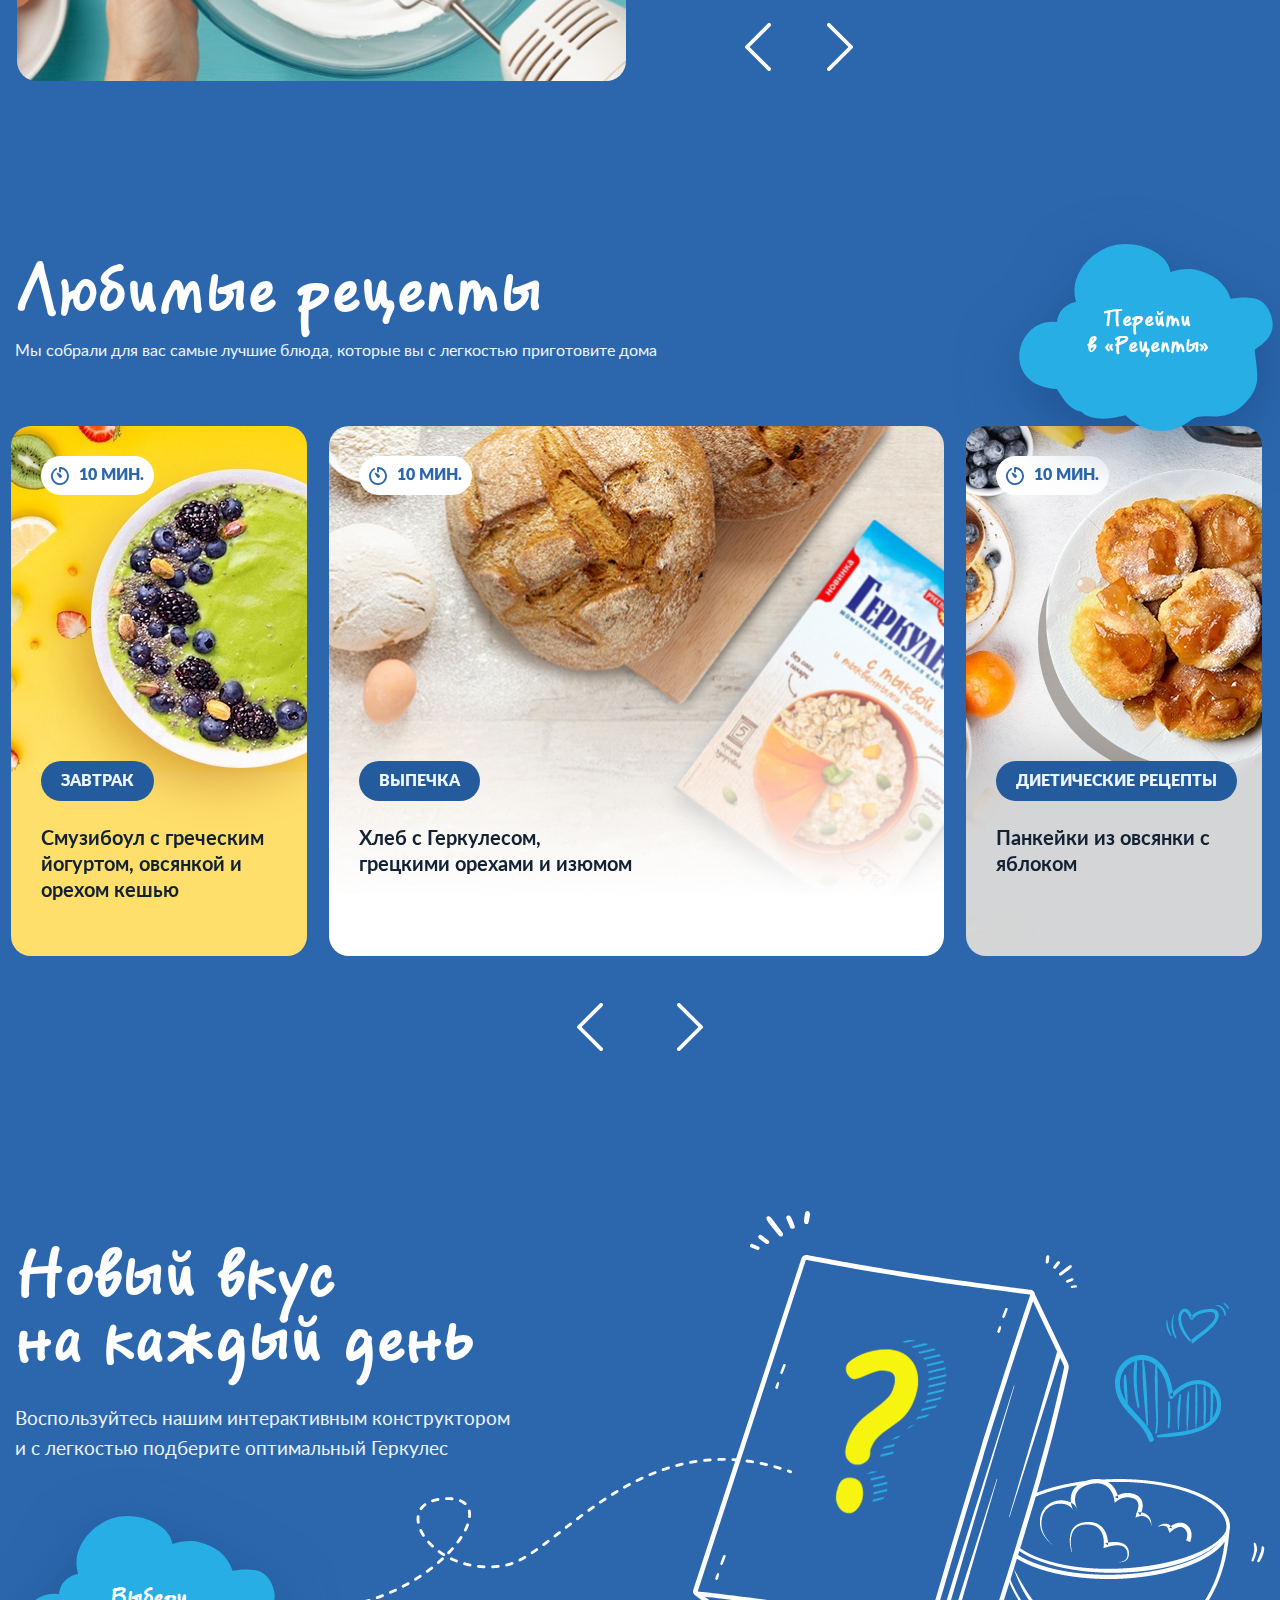
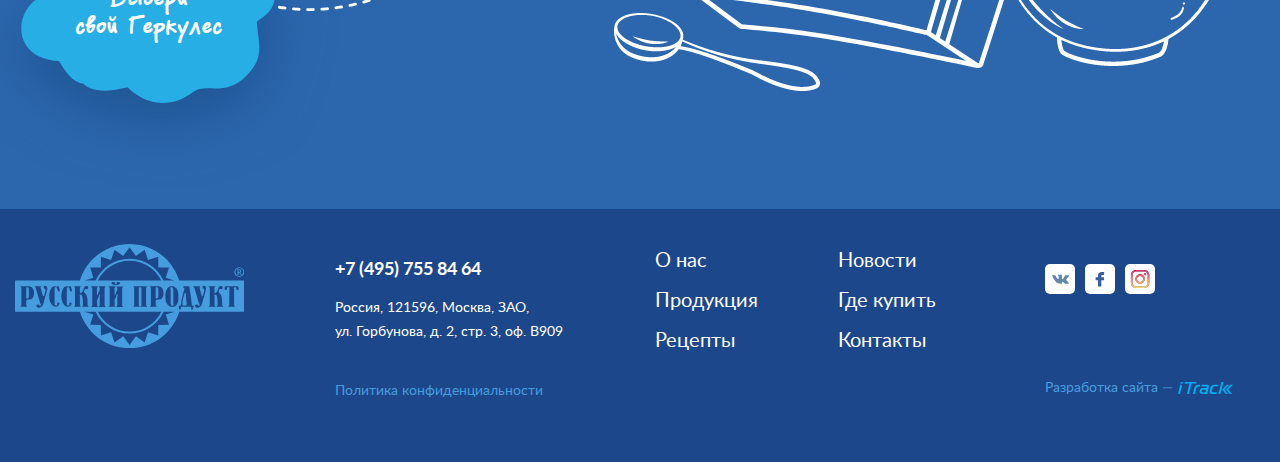
<file: recepts-detal.html>
<!DOCTYPE html>
<!--[if lt IE 7]><html lang="ru" class="lt-ie9 lt-ie8 lt-ie7"><![endif]-->
<!--[if IE 7]><html lang="ru" class="lt-ie9 lt-ie8"><![endif]-->
<!--[if IE 8]><html lang="ru" class="lt-ie9"><![endif]-->
<!--[if gt IE 8]><!-->
<html lang="ru">
<!--<![endif]-->
<head>
	<meta charset="utf-8" />
	<title>Заголовок</title>
	<meta name="description" content="" />
	<meta http-equiv="X-UA-Compatible" content="IE=edge" />
	<meta name="viewport" content="width=device-width, initial-scale=1.0" />
	<link rel="shortcut icon" href="favicon.png" />
	<link rel="stylesheet" href="libs/bootstrap/bootstrap-grid.css" />
	<link rel="stylesheet" href="libs/font-awesome-4.2.0/css/font-awesome.min.css" />
	<link rel="stylesheet" href="libs/ion.rangeSlider-master/css/ion.rangeSlider.min.css" />
	<link rel="stylesheet" href="libs/fancybox/jquery.fancybox.css" />
	<link rel="stylesheet" href="libs/slick-1.5.9/slick/slick.css" />
	<link rel="stylesheet" href="libs/slick-1.5.9/slick/slick-theme.css" />
	<link rel="stylesheet" href="libs/jscrollpane/jquery.jscrollpane.css" />
	<link rel="stylesheet" href="css/fonts.css" />
	<link rel="stylesheet" href="css/main.css?ver=1.118" />
	<link rel="stylesheet" href="css/media.css?ver=1.118" />
</head>
<body>

	<div class="wrapper">

		<div class="preloader">
			<ul class='circle-container'>
				<li></li>
				<li></li>
				<li></li>
				<li></li>
				<li></li>
				<li></li>
				<li></li>
				<li></li>
				<li></li>
				<li></li>
				<li></li>
				<li></li>
				<li></li>
				<li></li>
				<li></li>
				<li></li>
				<div class="circle-element">
					<div class="dot"></div>
				</div>
			</ul>
			<svg xmlns="http://www.w3.org/2000/svg" version="1.1">
				<defs>
					<filter id="goo">
						<feGaussianBlur in="SourceGraphic" stdDeviation="15" result="blur" />
						<feColorMatrix in="blur" mode="matrix" values="1 0 0 0 0  0 1 0 0 0  0 0 1 0 0  0 0 0 18 -7" result="goo" />
						<feBlend in="SourceGraphic" in2="goo" />
					</filter>
				</defs>
			</svg>
		</div>

		<div class="clouds-wrap">
			<div class="cloud cloud_left cloud_1">
				<img src="img/cloud1.svg" alt="alt">
			</div>
			<div class="cloud cloud_right cloud_2 hidden_1440">
				<img src="img/cloud2.svg" alt="alt">
			</div>

			<div class="cloud cloud_left cloud_3">
				<img src="img/cloud2.svg" alt="alt">
			</div>

			<div class="cloud cloud_left cloud_4">
				<img src="img/cloud4.svg" alt="alt">
			</div>

			<div class="cloud cloud_right cloud_5 hidden_1440">
				<img src="img/cloud5.svg" alt="alt">
			</div>

			<div class="cloud cloud_right cloud_6">
				<img src="img/cloud4.svg" alt="alt">
			</div>

			<div class="cloud cloud_left cloud_7">
				<img src="img/cloud2.svg" alt="alt">
			</div>
		</div>

		<header class="header">
			<a href="#" class="choose-btn">
				<img src="img/choose_cloud.svg" alt="alt">
				<span class="choose-btn__text">Выбери свой Геркулес</span>
			</a>
			<div class="container">
				<ul class="menu">
					<li><a href="#">О нас</a></li>
					<li><a href="#">Продукция</a></li>
					<li><a href="#">Рецепты</a></li>
					<li><a href="#">
						<img src="img/logo.svg" alt="alt">
					</a></li>
					<li><a href="#">Новости</a></li>
					<li><a href="#">Где купить</a></li>
					<li><a href="#">Контакты</a></li>
				</ul>
			</div>
			<div class="right-header">
				<a href="#" class="btn-question"></a>
				<div class="btn-menu"></div>
				<a href="#" class="logo-mobile">
					<img src="img/logo.svg" alt="alt">
				</a>
				<a href="#" class="btn-search"></a>
			</div>
			<div class="menu-mobile">
				<ul class="menu-mobile__list">
					<li><a href="#">О нас</a></li>
					<li class="menu-mobile__haschild">
						<a href="#">Продукция</a>
						<div class="mobile-dropdown">
							<div class="mobile-dropdown__title">Варочные</div>
							<ul class="mobile-dropdown__tags">
								<li><a href="#">Цельное зерно</a></li>
								<li><a href="#">Резаные зерна</a></li>
							</ul>
							<div class="mobile-dropdown__title">Моментальные</div>
							<ul class="mobile-dropdown__tags">
								<li><a href="#">Каши с фруктами</a></li>
								<li><a href="#">Каши с вареньем</a></li>
								<li><a href="#">Каши с ягодами</a></li>
								<li><a href="#">Каши с коэнзимом</a></li>
								<li><a href="#">Каши со злаками</a></li>
								<li><a href="#">Каши ассорти</a></li>
								<li><a href="#">Каши с шоколадом</a></li>
							</ul>
						</div>
					</li>
					<li><a href="#">Рецепты</a></li>
					<li><a href="#">Новости</a></li>
					<li><a href="#">Где купить</a></li>
					<li><a href="#">Контакты</a></li>
				</ul>
				<a href="#" class="choose-btn">
					<img src="img/choose_cloud.svg" alt="alt">
					<span class="choose-btn__text">Выбери свой Геркулес</span>
				</a>
			</div>
		</header>

		<div class="container">
			<ul class="breadcumbs">
				<li><a href="#">ГЛАВНАЯ</a></li>
				<li><a href="#">Рецепты</a></li>
				<li>Смузибоул с греческим йогуртом, овсянкой и орехом кешью</li>
			</ul>
		</div>

		<div class="recept">
			<div class="container container_recept">
				<h2 class="title-section show-mobile">Смузибоул с греческим йогуртом, овсянко и орехом кешью</h2>
				<div class="row">
					<div class="col-xl-7 col-md-6 col_stat">
						<h2 class="title-section title-section_recept">Смузибоул с греческим йогуртом, овсянкой и орехом кешью</h2>
						<div class="row">
							<div class="col-xl-5 col-lg-12 col-md-6">
								<div class="recept-left">
									<div class="recept__descr">Вам понадобится для этого ...</div>
									<div class="recept-left__image">
										<img src="img/recept1.png" alt="alt">
									</div>
									<div class="recept-left__table-block">
										<div class="recept__descr">Q10 с Тыквой и тыквенными семечками </div>
										<div class="recept-value-wrap">
											<div class="recept-value">
												<div class="recept-value__icon">
													<img src="img/ic_time2.svg" alt="alt">
												</div>
												<span>120 мин</span>
											</div>
											<div class="recept-value">
												<div class="recept-value__icon">
													<img src="img/ic_ports.svg" alt="alt">
												</div>
												<span>4 порции</span>
											</div>
										</div>
									</div>
								</div>
							</div>
							<div class="col-xl-7 col-lg-12 col-md-6 col_pl">
								<div class="consist-block">
									<ul>
										<li>240 мл несладкого греческого йогурта</li>
										<li>50 г овсянки «Геркулес Актив»</li>
										<li>50 г орехов кешью</li>
										<li>2 ст. л. меда</li>
										<li>щепотка морской соли</li>
										<li>2 банана</li>
										<li>100 г голубики</li>
										<li>100 г малины</li>
									</ul>
								</div>
							</div>
						</div>
					</div>
					<div class="col-xl-5 col-md-6 col_film">
						<div class="recept-film">
							<a href="https://www.youtube.com/embed/ChCUvdaYBDs?enablejsapi=1&wmode=opaque" class="btn-cloud fancybox-video fancybox.iframe"><span>Смотрите видеорецепт</span></a>
							<img src="img/recept-film.png" alt="alt">
						</div>
					</div>
				</div>
			</div>
		</div>

		

		<div class="steps">
			<ul class="slider-steps">
				<li>
					<div class="slider-steps__item">
						<div class="container">
							<div class="row">
								<div class="col-md-6">
									<div class="slider-steps__image">
										<img src="img/step1.jpg" alt="alt">
									</div>
								</div>
								<div class="col-md-6 item-step__right">
									<div class="title-section">Шаг 3</div>
									<div class="text">
										<p>Миксером взбейте яйца с 2 ст. л. сахара и солью в пышную пену. Добавьте разрыхлитель для теста и снова перемешайте. Насыпьте овсяные хлопья и муку, влейте 4 ст. л. растопленного сливочного масла и простоквашу, аккуратно перемешайте и оставьте тесто на 15-2 минут.</p>
									</div>
								</div>
							</div>
						</div>
					</div>
				</li>
				<li>
					<div class="slider-steps__item">
						<div class="container">
							<div class="row">
								<div class="col-md-6">
									<div class="slider-steps__image">
										<img src="img/step1.jpg" alt="alt">
									</div>
								</div>
								<div class="col-md-6 item-step__right">
									<div class="title-section">Шаг 3</div>
									<div class="text">
										<p>Миксером взбейте яйца с 2 ст. л. сахара и солью в пышную пену. Добавьте разрыхлитель для теста и снова перемешайте. Насыпьте овсяные хлопья и муку, влейте 4 ст. л. растопленного сливочного масла и простоквашу, аккуратно перемешайте и оставьте тесто на 15-2 минут.</p>
									</div>
								</div>
							</div>
						</div>
					</div>
				</li>
				<li>
					<div class="slider-steps__item">
						<div class="container">
							<div class="row">
								<div class="col-md-6">
									<div class="slider-steps__image">
										<img src="img/step1.jpg" alt="alt">
									</div>
								</div>
								<div class="col-md-6 item-step__right">
									<div class="title-section">Шаг 3</div>
									<div class="text">
										<p>Миксером взбейте яйца с 2 ст. л. сахара и солью в пышную пену. Добавьте разрыхлитель для теста и снова перемешайте. Насыпьте овсяные хлопья и муку, влейте 4 ст. л. растопленного сливочного масла и простоквашу, аккуратно перемешайте и оставьте тесто на 15-2 минут.</p>
									</div>
								</div>
							</div>
						</div>
					</div>
				</li>
				<li>
					<div class="slider-steps__item">
						<div class="container">
							<div class="row">
								<div class="col-md-6">
									<div class="slider-steps__image">
										<img src="img/step1.jpg" alt="alt">
									</div>
								</div>
								<div class="col-md-6 item-step__right">
									<div class="title-section">Шаг 3</div>
									<div class="text">
										<p>Миксером взбейте яйца с 2 ст. л. сахара и солью в пышную пену. Добавьте разрыхлитель для теста и снова перемешайте. Насыпьте овсяные хлопья и муку, влейте 4 ст. л. растопленного сливочного масла и простоквашу, аккуратно перемешайте и оставьте тесто на 15-2 минут.</p>
									</div>
								</div>
							</div>
						</div>
					</div>
				</li>
				<li>
					<div class="slider-steps__item">
						<div class="container">
							<div class="row">
								<div class="col-md-6">
									<div class="slider-steps__image">
										<img src="img/step1.jpg" alt="alt">
									</div>
								</div>
								<div class="col-md-6 item-step__right">
									<div class="title-section">Шаг 3</div>
									<div class="text">
										<p>Миксером взбейте яйца с 2 ст. л. сахара и солью в пышную пену. Добавьте разрыхлитель для теста и снова перемешайте. Насыпьте овсяные хлопья и муку, влейте 4 ст. л. растопленного сливочного масла и простоквашу, аккуратно перемешайте и оставьте тесто на 15-2 минут.</p>
									</div>
								</div>
							</div>
						</div>
					</div>
				</li>
				<li>
					<div class="slider-steps__item">
						<div class="container">
							<div class="row">
								<div class="col-md-6">
									<div class="slider-steps__image">
										<img src="img/step1.jpg" alt="alt">
									</div>
								</div>
								<div class="col-md-6 item-step__right">
									<div class="title-section">Шаг 3</div>
									<div class="text">
										<p>Миксером взбейте яйца с 2 ст. л. сахара и солью в пышную пену. Добавьте разрыхлитель для теста и снова перемешайте. Насыпьте овсяные хлопья и муку, влейте 4 ст. л. растопленного сливочного масла и простоквашу, аккуратно перемешайте и оставьте тесто на 15-2 минут.</p>
									</div>
								</div>
							</div>
						</div>
					</div>
				</li>
			</ul>
		</div>

		<div class="recipes hidden-mob">
			<div class="container">
				<div class="title-section">Любимые рецепты</div>
				<div class="descr-title">Мы собрали для вас самые лучшие блюда, которые вы с легкостью приготовите дома</div>
				<div class="wrap-recipes">
					
					<ul class="slider-recipes">
						<li>
							<a href="#" class="item-receip" style="background-image: url(img/receip1.jpg);">
								<span class="item-receip__time">10 мин.</span>	
								<span class="item-receip__category">Завтрак</span>
								<span class="item-receip__text">Смузибоул с греческим йогуртом, овсянкой и орехом кешью</span>
							</a>
						</li>
						<li>
							<a href="#" class="item-receip item-receip_big" style="background-image: url(img/receip2.jpg);">
								<span class="item-receip__time">10 мин.</span>	
								<span class="item-receip__category">Выпечка</span>
								<span class="item-receip__text">Хлеб с Геркулесом, грецкими орехами и изюмом</span>
							</a>
						</li>
						<li>
							<a href="#" class="item-receip" style="background-image: url(img/receip3.jpg);">
								<span class="item-receip__time">10 мин.</span>	
								<span class="item-receip__category">диетические рецепты</span>
								<span class="item-receip__text">Панкейки из овсянки с яблоком</span>
							</a>
						</li>
						<li>
							<a href="#" class="item-receip" style="background-image: url(img/receip1.jpg);">
								<span class="item-receip__time">10 мин.</span>	
								<span class="item-receip__category">Завтрак</span>
								<span class="item-receip__text">Смузибоул с греческим йогуртом, овсянкой и орехом кешью</span>
							</a>
						</li>
						<li>
							<a href="#" class="item-receip item-receip_big" style="background-image: url(img/receip2.jpg);">
								<span class="item-receip__time">10 мин.</span>	
								<span class="item-receip__category">Выпечка</span>
								<span class="item-receip__text">Хлеб с Геркулесом, грецкими орехами и изюмом</span>
							</a>
						</li>
						<li>
							<a href="#" class="item-receip" style="background-image: url(img/receip3.jpg);">
								<span class="item-receip__time">10 мин.</span>	
								<span class="item-receip__category">диетические рецепты</span>
								<span class="item-receip__text">Панкейки из овсянки с яблоком</span>
							</a>
						</li>
					</ul>
					<a href="#" class="btn-receip"><span>Перейти <br>в «Рецепты»</span></a>
				</div>
			</div>
		</div>

		<div class="constructor">
			<div class="container">
				<div class="row">
					<div class="col-xl-5 col-md-6">
						<div class="title-section">Новый вкус <br>на каждый день</div>
						<div class="descr-title">Воспользуйтесь нашим интерактивным конструктором и с легкостью подберите оптимальный Геркулес</div>
						<a href="#" class="btn-cloud hidden-mob"><span>Выбери <br>свой Геркулес</span></a>
					</div>
					<div class="col-xl-7 col-md-6">
						<div class="icon-constructor">
							<div class="line-dots">
								<img src="img/line_dot.svg" alt="alt">
							</div>
							<img src="img/ic_constructor.png" alt="alt">
						</div>
						<a href="#" class="btn-cloud show-mobile"><span>Выбери <br>свой Геркулес</span></a>
					</div>
				</div>
			</div>
		</div>

		<footer class="footer">
			<div class="container">
				<div class="row">
					<div class="col-xl-3 col-lg-4 col-md-4">
						<a href="#" class="footer__logo">
							<img src="img/footer-logo.svg" alt="alt">
						</a>
						<div class="show-tablet">
							<a href="tel:+7 (495) 755 84 64" class="footer__phone">+7 (495) 755 84 64</a>
							<div class="footer__descr">
								<p>Россия, 121596, Москва, ЗАО,</p>
								<p>ул. Горбунова, д. 2, стр. 3, оф. В909</p>
							</div>
						</div>
					</div>
					<div class="col-xl-3 hidden_tablet">
						<a href="tel:+7 (495) 755 84 64" class="footer__phone">+7 (495) 755 84 64</a>
						<div class="footer__descr">
							<p>Россия, 121596, Москва, ЗАО,</p>
							<p>ул. Горбунова, д. 2, стр. 3, оф. В909</p>
						</div>
						<a href="#" class="footer__politics">Политика конфиденциальности</a>
					</div>
					<div class="col-xl-3 col-lg-5 col-md-4">
						<ul class="footer__nav">
							<li><a href="#">О нас</a></li>
							<li><a href="#">Продукция</a></li>
							<li><a href="#">Рецепты</a></li>
							<li><a href="#">Новости</a></li>
							<li><a href="#">Где купить</a></li>
							<li><a href="#">Контакты</a></li>
						</ul>
						<div class="show-tablet">
							<a href="#" class="footer__politics">Политика конфиденциальности</a>
						</div>
					</div>
					<div class="col-xl-3 col-lg-3 col-md-4">
						<div class="footer__right">
							<ul class="social-list">
								<li><a href="#"><img src="img/ic_vk.svg" alt="alt"></a></li>
								<li><a href="#"><img src="img/ic_fb.svg" alt="alt"></a></li>
								<li><a href="#"><img src="img/ic_insta.svg" alt="alt"></a></li>
							</ul>
							<div class="footer__copy">Разработка сайта — <img src="img/copy.svg" alt="alt"></div>
						</div>
					</div>
				</div>
			</div>
		</footer>
		
	</div>

	<div id="video1" class="modal-block">
		<div class="modal-wrap-video">
			<div class="container">
				<div id="player"></div>
				<!--<iframe width="560" height="315" id="player" src="https://www.youtube.com/embed/v9R78Hy2tyg?enablejsapi=1" frameborder="0" allow="accelerometer; autoplay; encrypted-media; gyroscope; picture-in-picture" allowfullscreen></iframe> -->
			</div>
		</div>
	</div>

	<div id="modal-receip" class="modal-block">
		<div class="modal-wrap">
			<div class="container">
				<div class="row">
					<div class="col-lg-5">
						<div class="image-modal">
							<img src="img/card1.png" alt="alt">
						</div>
					</div>
					<div class="col-lg-6">
						<div class="modal-title">Q10 с Тыквой и тыквенными семечками</div>
						<div class="text-modal">
							<p>Каша с коэнзимом Q10 и коллагеном не только улучшает пищеварение, но и помогает сохранить красоту и молодость. Тыква — ценный диетический продукт и кладезь витаминов. Она помогает замедлить процессы старения, улучшает восстановление тканей и благотворно влияет на состояние кожи и волос. Семена тыквы содержат аминокислоту триптофан, которая синтезируется в серотонин — «гормон удовольствия и хорошего настроения»</p>
						</div>
						<a href="#" class="btn-cloud"><span>Перейти <br>к продукту</span></a>
					</div>
				</div>
			</div>
		</div>
	</div>

	<!--[if lt IE 9]>
	<script src="libs/html5shiv/es5-shim.min.js"></script>
	<script src="libs/html5shiv/html5shiv.min.js"></script>
	<script src="libs/html5shiv/html5shiv-printshiv.min.js"></script>
	<script src="libs/respond/respond.min.js"></script>
<![endif]-->
<script src="libs/jquery/jquery-1.11.1.min.js"></script>
<script src="libs/jquery-mousewheel/jquery.mousewheel.min.js"></script>
<script src="libs/fancybox/jquery.fancybox.pack.js"></script>
<script src="libs/ion.rangeSlider-master/js/ion.rangeSlider.min.js"></script>
<script src="libs/waypoints/waypoints-1.6.2.min.js"></script>
<script src="libs/jscrollpane/jquery.jscrollpane.min.js"></script>
<script src="libs/jQueryFormStyler-master/jquery.formstyler.min.js"></script>
<script src="libs/slick-1.5.9/slick/slick.min.js"></script>
<script src="libs/scroll2id/PageScroll2id.min.js"></script>
<script src="js/common.js?ver=1.116"></script>
<script src="https://www.youtube.com/player_api"></script>
<script>
	function onPlayerReady(event) {

	}

	function onPlayerStateChange(event) {
		if (event.data === 0) {
			$.fancybox.close();
			$.fancybox.open("#modal-receip");
		}
	}
	function onYouTubePlayerAPIReady() {
		$(document).ready(function() {


			$(".fancybox-video")
			.attr('rel', 'gallery')
			.fancybox({
				openEffect  : 'none',
				closeEffect : 'none',
				nextEffect  : 'none',
				prevEffect  : 'none',
				padding     : 0,
				margin      : 10,
				beforeShow  : function() {
					var _caption = "<a href='#modal-receip' class='btn-video fancybox'>Смотреть продукт</a>" 
					this.title = _caption;
					var id = $.fancybox.inner.find('iframe').attr('id');

					var player = new YT.Player(id, {
						events: {
							'onReady': onPlayerReady,
							'onStateChange': onPlayerStateChange
						}
					});


				}
			});


		});

	}
</script>
<!-- Yandex.Metrika counter --><!-- /Yandex.Metrika counter -->
<!-- Google Analytics counter --><!-- /Google Analytics counter -->
</body>
</html>
</file>
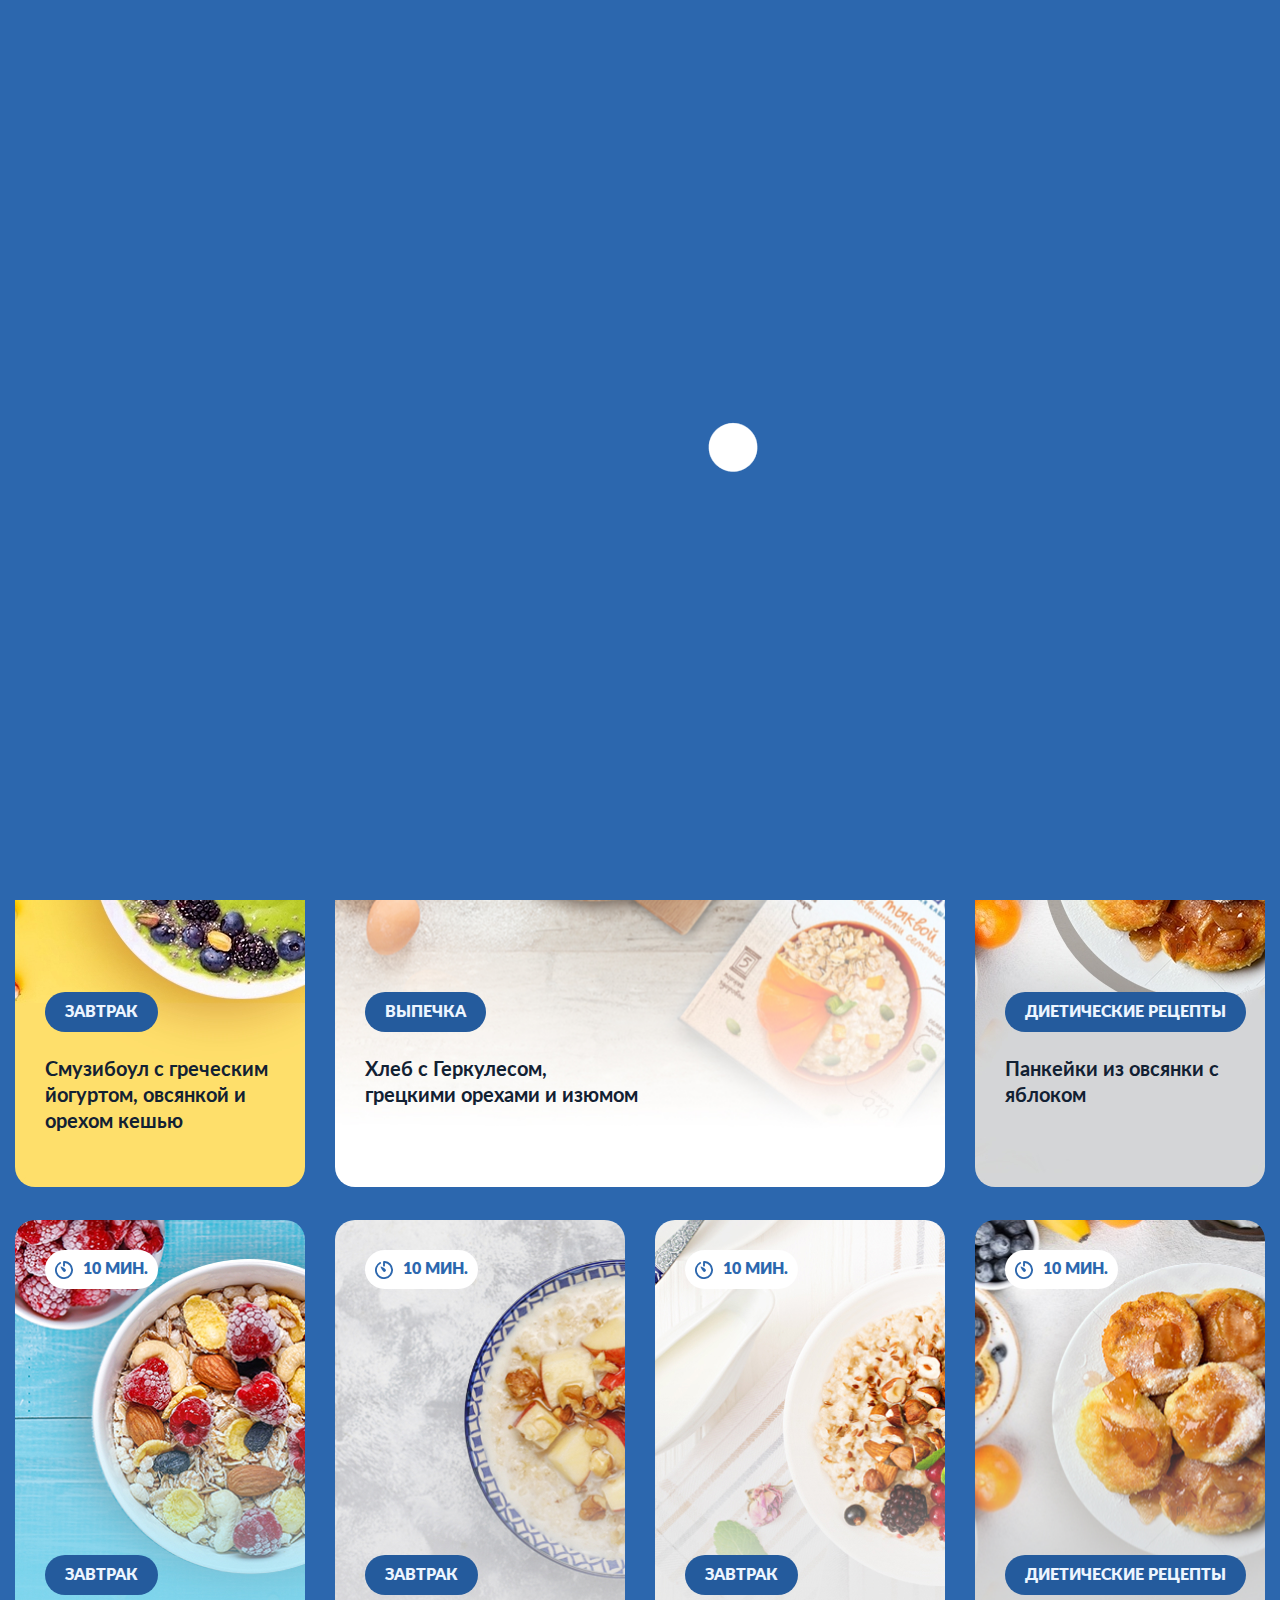
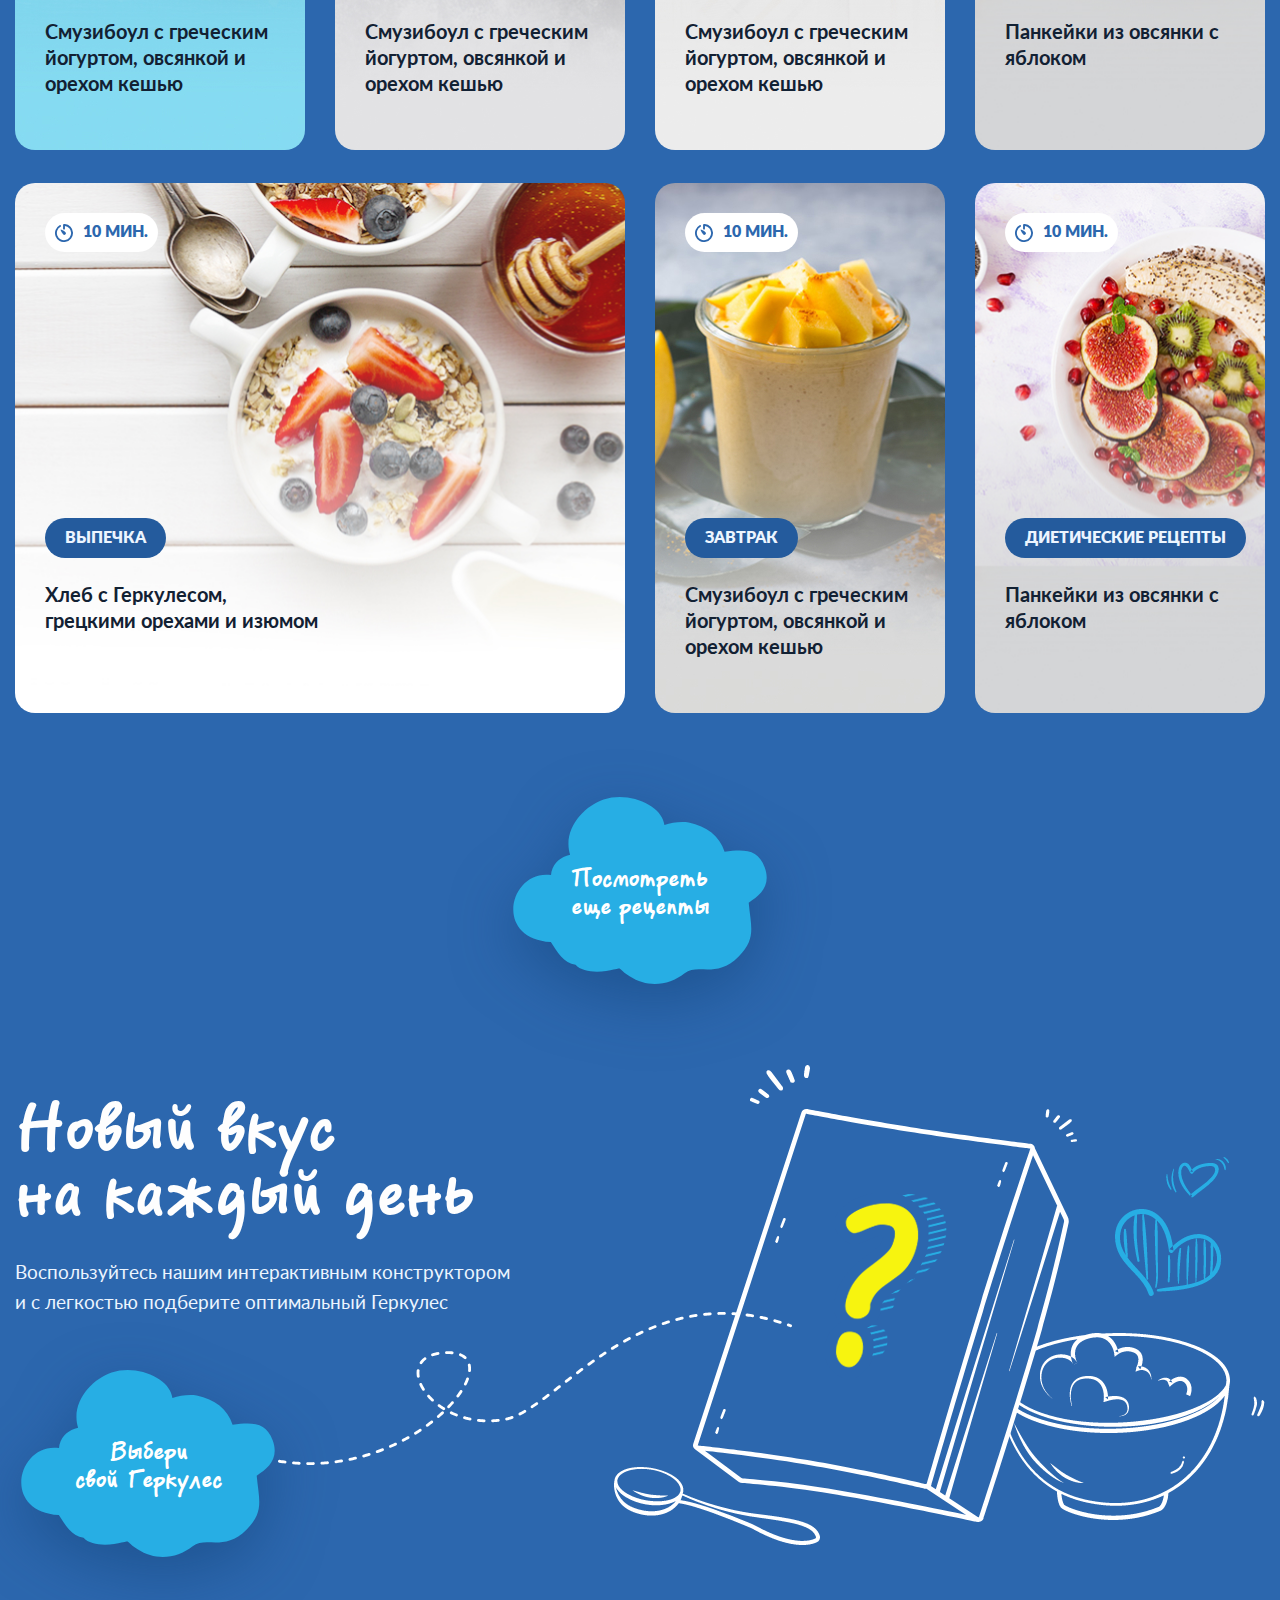
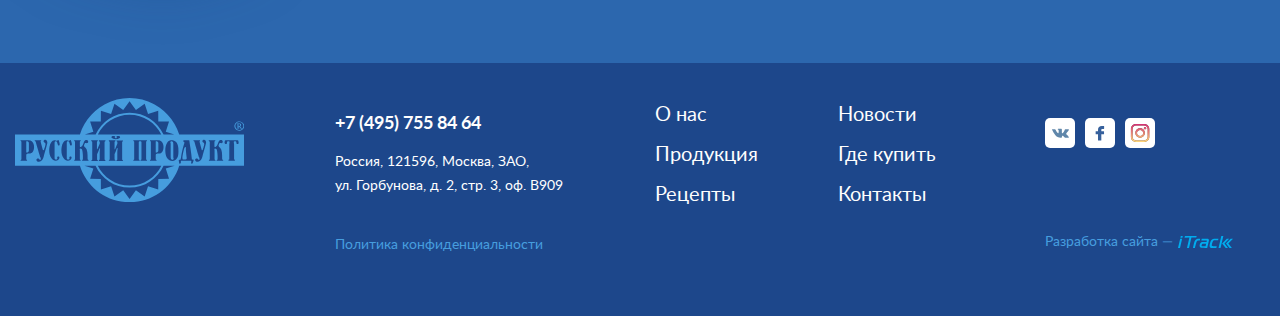
<file: recepts-list.html>
<!DOCTYPE html>
<!--[if lt IE 7]><html lang="ru" class="lt-ie9 lt-ie8 lt-ie7"><![endif]-->
<!--[if IE 7]><html lang="ru" class="lt-ie9 lt-ie8"><![endif]-->
<!--[if IE 8]><html lang="ru" class="lt-ie9"><![endif]-->
<!--[if gt IE 8]><!-->
<html lang="ru">
<!--<![endif]-->
<head>
	<meta charset="utf-8" />
	<title>Заголовок</title>
	<meta name="description" content="" />
	<meta http-equiv="X-UA-Compatible" content="IE=edge" />
	<meta name="viewport" content="width=device-width, initial-scale=1.0" />
	<link rel="shortcut icon" href="favicon.png" />
	<link rel="stylesheet" href="libs/bootstrap/bootstrap-grid.css" />
	<link rel="stylesheet" href="libs/font-awesome-4.2.0/css/font-awesome.min.css" />
	<link rel="stylesheet" href="libs/ion.rangeSlider-master/css/ion.rangeSlider.min.css" />
	<link rel="stylesheet" href="libs/fancybox/jquery.fancybox.css" />
	<link rel="stylesheet" href="libs/slick-1.5.9/slick/slick.css" />
	<link rel="stylesheet" href="libs/slick-1.5.9/slick/slick-theme.css" />
	<link rel="stylesheet" href="libs/jscrollpane/jquery.jscrollpane.css" />
	<link rel="stylesheet" href="css/fonts.css" />
	<link rel="stylesheet" href="css/main.css?ver=1.103" />
	<link rel="stylesheet" href="css/media.css?ver=1.103" />
</head>
<body>

	<div class="wrapper">

		<div class="preloader">
			<ul class='circle-container'>
				<li></li>
				<li></li>
				<li></li>
				<li></li>
				<li></li>
				<li></li>
				<li></li>
				<li></li>
				<li></li>
				<li></li>
				<li></li>
				<li></li>
				<li></li>
				<li></li>
				<li></li>
				<li></li>
				<div class="circle-element">
					<div class="dot"></div>
				</div>
			</ul>
			<svg xmlns="http://www.w3.org/2000/svg" version="1.1">
				<defs>
					<filter id="goo">
						<feGaussianBlur in="SourceGraphic" stdDeviation="15" result="blur" />
						<feColorMatrix in="blur" mode="matrix" values="1 0 0 0 0  0 1 0 0 0  0 0 1 0 0  0 0 0 18 -7" result="goo" />
						<feBlend in="SourceGraphic" in2="goo" />
					</filter>
				</defs>
			</svg>
		</div>

		<div class="clouds-wrap">
			<div class="cloud cloud_left cloud_1">
				<img src="img/cloud1.svg" alt="alt">
			</div>
			<div class="cloud cloud_right cloud_2">
				<img src="img/cloud2.svg" alt="alt">
			</div>

			<div class="cloud cloud_left cloud_3">
				<img src="img/cloud2.svg" alt="alt">
			</div>

			<div class="cloud cloud_left cloud_4">
				<img src="img/cloud4.svg" alt="alt">
			</div>

			<div class="cloud cloud_right cloud_5">
				<img src="img/cloud5.svg" alt="alt">
			</div>

			<div class="cloud cloud_right cloud_6">
				<img src="img/cloud4.svg" alt="alt">
			</div>

			<div class="cloud cloud_left cloud_7">
				<img src="img/cloud2.svg" alt="alt">
			</div>
		</div>

		<header class="header">
			<a href="#" class="choose-btn">
				<img src="img/choose_cloud.svg" alt="alt">
				<span class="choose-btn__text">Выбери свой Геркулес</span>
			</a>
			<div class="container">
				<ul class="menu">
					<li><a href="#">О нас</a></li>
					<li><a href="#">Продукция</a></li>
					<li><a href="#">Рецепты</a></li>
					<li><a href="#">
						<img src="img/logo.svg" alt="alt">
					</a></li>
					<li><a href="#">Новости</a></li>
					<li><a href="#">Где купить</a></li>
					<li><a href="#">Контакты</a></li>
				</ul>
			</div>
			<div class="right-header">
				<a href="#" class="btn-question"></a>
				<div class="btn-menu"></div>
				<a href="#" class="logo-mobile">
					<img src="img/logo.svg" alt="alt">
				</a>
				<a href="#" class="btn-search"></a>
			</div>
			<div class="menu-mobile">
				<ul class="menu-mobile__list">
					<li><a href="#">О нас</a></li>
					<li class="menu-mobile__haschild">
						<a href="#">Продукция</a>
						<div class="mobile-dropdown">
							<div class="mobile-dropdown__title">Варочные</div>
							<ul class="mobile-dropdown__tags">
								<li><a href="#">Цельное зерно</a></li>
								<li><a href="#">Резаные зерна</a></li>
							</ul>
							<div class="mobile-dropdown__title">Моментальные</div>
							<ul class="mobile-dropdown__tags">
								<li><a href="#">Каши с фруктами</a></li>
								<li><a href="#">Каши с вареньем</a></li>
								<li><a href="#">Каши с ягодами</a></li>
								<li><a href="#">Каши с коэнзимом</a></li>
								<li><a href="#">Каши со злаками</a></li>
								<li><a href="#">Каши ассорти</a></li>
								<li><a href="#">Каши с шоколадом</a></li>
							</ul>
						</div>
					</li>
					<li><a href="#">Рецепты</a></li>
					<li><a href="#">Новости</a></li>
					<li><a href="#">Где купить</a></li>
					<li><a href="#">Контакты</a></li>
				</ul>
				<a href="#" class="choose-btn">
					<img src="img/choose_cloud.svg" alt="alt">
					<span class="choose-btn__text">Выбери свой Геркулес</span>
				</a>
			</div>
		</header>

		<div class="container">
			<ul class="breadcumbs">
				<li><a href="#">ГЛАВНАЯ</a></li>
				<li>Рецепты</li>
			</ul>
		</div>

		<div class="recepts-list">
			<div class="container">
				<h1 class="title-section title-section_center">Любимые рецепты</h1>
				<form>
					<div class="row">
						<div class="col-md-6">
							<div class="item-form">
								<div class="item-form__descr">Выберите категорию рецепта</div>
								<select>
									<option value="1">Диетические рецепты</option>
									<option value="1">Диетические рецепты 2</option>
									<option value="1">Диетические рецепты 3</option>
									<option value="1">Диетические рецепты 4</option>
									<option value="1">Диетические рецепты 5</option>
								</select>
							</div>
						</div>
						<div class="col-md-6">
							<div class="item-form">
								<div class="item-form__descr">Выберите дополнительные ингриденты</div>
								<select>
									<option value="1">Хочу добавить фрукты или ягоды</option>
									<option value="1">Хочу добавить фрукты</option>
									<option value="1">Хочу добавить фрукты</option>
									<option value="1">Хочу добавить фрукты</option>
									<option value="1">Хочу добавить фрукты</option>
								</select>
							</div>
						</div>
					</div>
					<div class="wrap-range">
						<div class="wrap-range__title">Время приготовления</div>
						<input type="text" class="js-range-slider" name="my_range" value="" />
					</div>
				</form>
				<div class="row row_recipes">
					<div class="col-lg-3 col-md-6">
						<a href="#" class="item-receip" style="background-image: url(img/receip1.jpg);">
							<span class="item-receip__time">10 мин.</span>	
							<span class="item-receip__category">Завтрак</span>
							<span class="item-receip__text">Смузибоул с греческим йогуртом, овсянкой и орехом кешью</span>
						</a>
					</div>
					<div class="col-lg-6 col-md-6">
						<a href="#" class="item-receip item-receip_big" style="background-image: url(img/receip2.jpg);">
							<span class="item-receip__time">10 мин.</span>	
							<span class="item-receip__category">Выпечка</span>
							<span class="item-receip__text">Хлеб с Геркулесом, грецкими орехами и изюмом</span>
						</a>
					</div>
					<div class="col-lg-3 col-md-6">
						<a href="#" class="item-receip" style="background-image: url(img/receip3.jpg);">
							<span class="item-receip__time">10 мин.</span>	
							<span class="item-receip__category">диетические рецепты</span>
							<span class="item-receip__text">Панкейки из овсянки с яблоком</span>
						</a>
					</div>
					<div class="col-lg-3 col-md-6">
						<a href="#" class="item-receip" style="background-image: url(img/receip4.jpg);">
							<span class="item-receip__time">10 мин.</span>	
							<span class="item-receip__category">Завтрак</span>
							<span class="item-receip__text">Смузибоул с греческим йогуртом, овсянкой и орехом кешью</span>
						</a>
					</div>
					<div class="col-lg-3 hidden_mob col-md-6">
						<a href="#" class="item-receip" style="background-image: url(img/receip5.jpg);">
							<span class="item-receip__time">10 мин.</span>	
							<span class="item-receip__category">Завтрак</span>
							<span class="item-receip__text">Смузибоул с греческим йогуртом, овсянкой и орехом кешью</span>
						</a>
					</div>
					<div class="col-lg-3 hidden_mob col-md-6">
						<a href="#" class="item-receip" style="background-image: url(img/receip6.jpg);">
							<span class="item-receip__time">10 мин.</span>	
							<span class="item-receip__category">Завтрак</span>
							<span class="item-receip__text">Смузибоул с греческим йогуртом, овсянкой и орехом кешью</span>
						</a>
					</div>
					<div class="col-lg-3 hidden_mob col-md-6">
						<a href="#" class="item-receip" style="background-image: url(img/receip7.jpg);">
							<span class="item-receip__time">10 мин.</span>	
							<span class="item-receip__category">диетические рецепты</span>
							<span class="item-receip__text">Панкейки из овсянки с яблоком</span>
						</a>
					</div>
					<div class="col-lg-6 hidden_mob col-md-6">
						<a href="#" class="item-receip item-receip_big" style="background-image: url(img/receip8.jpg);">
							<span class="item-receip__time">10 мин.</span>	
							<span class="item-receip__category">Выпечка</span>
							<span class="item-receip__text">Хлеб с Геркулесом, грецкими орехами и изюмом</span>
						</a>
					</div>
					<div class="col-lg-3 hidden_mob col-md-6">
						<a href="#" class="item-receip" style="background-image: url(img/receip9.jpg);">
							<span class="item-receip__time">10 мин.</span>	
							<span class="item-receip__category">Завтрак</span>
							<span class="item-receip__text">Смузибоул с греческим йогуртом, овсянкой и орехом кешью</span>
						</a>
					</div>
					<div class="col-lg-3 hidden_mob col-md-6">
						<a href="#" class="item-receip" style="background-image: url(img/receip10.jpg);">
							<span class="item-receip__time">10 мин.</span>	
							<span class="item-receip__category">диетические рецепты</span>
							<span class="item-receip__text">Панкейки из овсянки с яблоком</span>
						</a>
					</div>
				</div>
				<div class="more-recipes">
					<a href="#" class="btn-cloud btn-cloud_simple"><span>Посмотреть <br>еще рецепты</span></a>
				</div>
			</div>
		</div>

		<div class="constructor">
			<div class="container">
				<div class="row">
					<div class="col-xl-5 col-md-6">
						<div class="title-section">Новый вкус <br>на каждый день</div>
						<div class="descr-title">Воспользуйтесь нашим интерактивным конструктором и с легкостью подберите оптимальный Геркулес</div>
						<a href="#" class="btn-cloud hidden-mob"><span>Выбери <br>свой Геркулес</span></a>
					</div>
					<div class="col-xl-7 col-md-6">
						<div class="icon-constructor">
							<div class="line-dots">
								<img src="img/line_dot.svg" alt="alt">
							</div>
							<img src="img/ic_constructor.png" alt="alt">
						</div>
						<a href="#" class="btn-cloud show-mobile"><span>Выбери <br>свой Геркулес</span></a>
					</div>
				</div>
			</div>
		</div>

		<footer class="footer">
			<div class="container">
				<div class="row">
					<div class="col-xl-3 col-lg-4 col-md-4">
						<a href="#" class="footer__logo">
							<img src="img/footer-logo.svg" alt="alt">
						</a>
						<div class="show-tablet">
							<a href="tel:+7 (495) 755 84 64" class="footer__phone">+7 (495) 755 84 64</a>
							<div class="footer__descr">
								<p>Россия, 121596, Москва, ЗАО,</p>
								<p>ул. Горбунова, д. 2, стр. 3, оф. В909</p>
							</div>
						</div>
					</div>
					<div class="col-xl-3 hidden_tablet">
						<a href="tel:+7 (495) 755 84 64" class="footer__phone">+7 (495) 755 84 64</a>
						<div class="footer__descr">
							<p>Россия, 121596, Москва, ЗАО,</p>
							<p>ул. Горбунова, д. 2, стр. 3, оф. В909</p>
						</div>
						<a href="#" class="footer__politics">Политика конфиденциальности</a>
					</div>
					<div class="col-xl-3 col-lg-5 col-md-4">
						<ul class="footer__nav">
							<li><a href="#">О нас</a></li>
							<li><a href="#">Продукция</a></li>
							<li><a href="#">Рецепты</a></li>
							<li><a href="#">Новости</a></li>
							<li><a href="#">Где купить</a></li>
							<li><a href="#">Контакты</a></li>
						</ul>
						<div class="show-tablet">
							<a href="#" class="footer__politics">Политика конфиденциальности</a>
						</div>
					</div>
					<div class="col-xl-3 col-lg-3 col-md-4">
						<div class="footer__right">
							<ul class="social-list">
								<li><a href="#"><img src="img/ic_vk.svg" alt="alt"></a></li>
								<li><a href="#"><img src="img/ic_fb.svg" alt="alt"></a></li>
								<li><a href="#"><img src="img/ic_insta.svg" alt="alt"></a></li>
							</ul>
							<div class="footer__copy">Разработка сайта — <img src="img/copy.svg" alt="alt"></div>
						</div>
					</div>
				</div>
			</div>
		</footer>
		
	</div>

	<!--[if lt IE 9]>
	<script src="libs/html5shiv/es5-shim.min.js"></script>
	<script src="libs/html5shiv/html5shiv.min.js"></script>
	<script src="libs/html5shiv/html5shiv-printshiv.min.js"></script>
	<script src="libs/respond/respond.min.js"></script>
<![endif]-->
<script src="libs/jquery/jquery-1.11.1.min.js"></script>
<script src="libs/jquery-mousewheel/jquery.mousewheel.min.js"></script>
<script src="libs/fancybox/jquery.fancybox.pack.js"></script>
<script src="libs/ion.rangeSlider-master/js/ion.rangeSlider.min.js"></script>
<script src="libs/waypoints/waypoints-1.6.2.min.js"></script>
<script src="libs/jscrollpane/jquery.jscrollpane.min.js"></script>
<script src="libs/jQueryFormStyler-master/jquery.formstyler.min.js"></script>
<script src="libs/slick-1.5.9/slick/slick.min.js"></script>
<script src="libs/scroll2id/PageScroll2id.min.js"></script>
<script src="js/common.js?ver=1.103"></script>
<!-- Yandex.Metrika counter --><!-- /Yandex.Metrika counter -->
<!-- Google Analytics counter --><!-- /Google Analytics counter -->
</body>
</html>
</file>
<file: css/fonts.css>
@font-face {
	font-family: "LatoRegular";
	src: url("../fonts/LatoRegular/LatoRegular.eot");
	src: url("../fonts/LatoRegular/LatoRegular.eot?#iefix")format("embedded-opentype"),
	url("../fonts/LatoRegular/LatoRegular.woff") format("woff"),
	url("../fonts/LatoRegular/LatoRegular.ttf") format("truetype");
	font-style: normal;
	font-weight: normal;
}

@font-face {
	font-family: "LatoBold";
	src: url("../fonts/LatoBold/LatoBold.eot");
	src: url("../fonts/LatoBold/LatoBold.eot?#iefix")format("embedded-opentype"),
	url("../fonts/LatoBold/LatoBold.woff") format("woff"),
	url("../fonts/LatoBold/LatoBold.ttf") format("truetype");
	font-style: normal;
	font-weight: normal;
}
@font-face {
	font-family: "LatoItalic";
	src: url("../fonts/LatoItalic/LatoItalic.eot");
	src: url("../fonts/LatoItalic/LatoItalic.eot?#iefix")format("embedded-opentype"),
	url("../fonts/LatoItalic/LatoItalic.woff") format("woff"),
	url("../fonts/LatoItalic/LatoItalic.ttf") format("truetype");
	font-style: normal;
	font-weight: normal;
}

@font-face {
	font-family: "LatoLight";
	src: url("../fonts/LatoLight/LatoLight.eot");
	src: url("../fonts/LatoLight/LatoLight.eot?#iefix")format("embedded-opentype"),
	url("../fonts/LatoLight/LatoLight.woff") format("woff"),
	url("../fonts/LatoLight/LatoLight.ttf") format("truetype");
	font-style: normal;
	font-weight: normal;
}

@font-face {
	font-family: "LatoBoldItalic";
	src: url("../fonts/LatoBoldItalic/LatoBoldItalic.eot");
	src: url("../fonts/LatoBoldItalic/LatoBoldItalic.eot?#iefix")format("embedded-opentype"),
	url("../fonts/LatoBoldItalic/LatoBoldItalic.woff") format("woff"),
	url("../fonts/LatoBoldItalic/LatoBoldItalic.ttf") format("truetype");
	font-style: normal;
	font-weight: normal;
}

@font-face {
	font-family: "LatoLightItalic";
	src: url("../fonts/LatoLightItalic/LatoLightItalic.eot");
	src: url("../fonts/LatoLightItalic/LatoLightItalic.eot?#iefix")format("embedded-opentype"),
	url("../fonts/LatoLightItalic/LatoLightItalic.woff") format("woff"),
	url("../fonts/LatoLightItalic/LatoLightItalic.ttf") format("truetype");
	font-style: normal;
	font-weight: normal;
}

@font-face {
font-family: 'Lato Black';
src: url('../fonts/Lato-Black.eot');
src: url('../fonts/Lato-Black.eot?#iefix') format('embedded-opentype'),
url('../fonts/Lato-Black.woff') format('woff'),
url('../fonts/Lato-Black.ttf') format('truetype');
font-weight: normal;
font-style: normal;
}
@font-face {
	font-family: "PFREMINDERPRO-REGULAR";
	src:  url("../fonts/PFREMINDERPRO-REGULAR.ttf") format("truetype");
	font-style: normal;
	font-weight: normal;
}
@font-face {
	font-family: "PFREMINDERPRO-MEDIUM";
	src:  url("../fonts/PFREMINDERPRO-MEDIUM.ttf") format("truetype");
	font-style: normal;
	font-weight: normal;
}
@font-face {
	font-family: "PFREMINDERPRO-BOLD";
	src:  url("../fonts/PFREMINDERPRO-BOLD.ttf") format("truetype");
	font-style: normal;
	font-weight: normal;
}
</file>
<file: css/main.css>
*::-webkit-input-placeholder {
	color: #666;
	opacity: 1;
}
*:-moz-placeholder {
	color: #666;
	opacity: 1;
}
*::-moz-placeholder {
	color: #666;
	opacity: 1;
}
*:-ms-input-placeholder {
	color: #666;
	opacity: 1;
}

body input:focus:required:invalid,
body textarea:focus:required:invalid {
 
} 
body input:required:valid,
body textarea:required:valid {
	
} 
html {
	width: 100%;
	max-width: 100%;
	overflow-x: hidden;
}
body {
	font-family: "LatoRegular";
	font-size: 16px;
	overflow-x: hidden;
	color: #ecf5ff;
	background-color: #2c67ae;
	margin: 0;
	width: 100%;
	max-width: 100%;
	overflow-x: hidden;
}
button {
	cursor: pointer;
}
h1,h2,h3,h4,h5,h6 {
	padding: 0;
	margin: 0;
	font-weight: normal;
}
.wrapper {
	overflow: hidden;
	position: relative;
}
a {
	text-decoration: none;
	outline: none;
}
* {
	outline: none !important;
}
ul {
	padding: 0;
	margin: 0;
}
ul li {
	list-style-type: none;
	outline: none;
}
img {
	outline: none;
	display: block;
}
p {
	padding: 0;
	margin: 0;
}
.header {
	padding-top: 12px;
	min-height: 168px;
	position: relative;
	background-image: url(../img/bg_header.png);
	background-repeat: no-repeat;
	background-position: center top;
	-webkit-background-size: cover;
	background-size: cover;
}
.menu {
	padding: 0 80px;
	display: -webkit-flex;
	display: -moz-flex;
	display: -ms-flex;
	display: -o-flex;
	display: flex;
	align-items: center;
	justify-content: space-between;
}
.menu li a {
	font-size: 18px;
	font-family: "LatoBold";
	color: #fff;
	border-bottom: 1px transparent solid;
	-webkit-transition: all 0.3s;
	-o-transition: all 0.3s;
	transition: all 0.3s;
}
.menu li a:hover {
	border-color: #fff;
}
.choose-btn {
	width: 207px;
	height: 113px;
	position: absolute;
	top: 20px;
	left: 60px;
	text-align: center;
	display: inline-block;
	font-family: "PFREMINDERPRO-BOLD";
	animation: jittery 5s infinite;
}
.choose-btn img {
	filter: drop-shadow(0px 32px 30px rgba(15, 65, 120, 0.3));
}
@keyframes jittery {
	5%,
	50% {
		transform: scale(1);
	}
	10% {
		transform: scale(0.9);
	}
	15% {
		transform: scale(1.15);
	}
	20% {
		transform: scale(1.15) rotate(-5deg);
	}
	25% {
		transform: scale(1.15) rotate(5deg);
	}
	30% {
		transform: scale(1.15) rotate(-3deg);
	}
	35% {
		transform: scale(1.15) rotate(2deg);
	}
	40% {
		transform: scale(1.15) rotate(0);
	}
}
.choose-btn::after {
	position: absolute;
	display: block;
	content: " ";
	top: -11px;
	right: -95px;
	width: 348px;
	height: 167px;
	background-image: url(../img/icon_choose2.svg);
	background-repeat: no-repeat;
	background-position: center;
	-webkit-background-size: 100% 100%;
	background-size: 100% 100%;
}
.choose-btn__text {
	font-size: 20px;
	color: #fff;
	line-height: 20px;
	max-width: 100px;
	position: absolute;
	top: 33px;
	left: 30px;
}
.btn-search {
	width: 25px;
	height: 25px;
	display: inline-block;
	background-image: url(../img/icon_search.svg);
	background-repeat: no-repeat;
	background-position: center;
	-webkit-background-size: 100% 100%;
	background-size: 100% 100%;
	vertical-align: middle;
}
.btn-question {
	width: 33px;
	height: 33px;
	margin-right: 45px;
	display: inline-block;
	background-image: url(../img/icon_question.svg);
	background-repeat: no-repeat;
	background-position: center;
	-webkit-background-size: 100% 100%;
	background-size: 100% 100%;
	vertical-align: middle;
}
.right-header {
	position: absolute;
	right: 80px;
	top: 35px;
}
.breadcumbs {
	color: #4986d1;
	padding-top: 30px;
	padding-bottom: 43px;
	text-transform: uppercase;
	font-size: 14px;
	font-family: "LatoBold";
	display: -webkit-flex;
	display: -moz-flex;
	display: -ms-flex;
	display: -o-flex;
	display: flex;
	align-items: center;
	justify-content: center;
	flex-wrap: wrap;
}
.breadcumbs li {
	margin: 0 8px;
}
.breadcumbs li a {
	color: #9fc9fc;
	border-bottom: 1px transparent solid;
	-webkit-transition: all 0.3s;
	-o-transition: all 0.3s;
	transition: all 0.3s;
}
.breadcumbs li a:hover {
	border-color: #9fc9fc;
}
.card-img {
	position: relative;
}
.card-img img {
	max-width: 100%;
	height: auto;
	display: block;
}
.card-img__descr {
	font-size: 14px;
	line-height: 30px;
	margin-left: 160px;
	color: #ECF5FF;
	position: relative;
}
.card-img__descr::before {
	position: absolute;
	display: block;
	content: " ";
	width: 59px;
	height: 121px;
	bottom: 100%;
	right: 100%;
	margin-bottom: -13px;
	background-image: url(../img/line_card.svg);
	background-repeat: no-repeat;
	background-position: center;
	-webkit-background-size: 100% 100%;
	background-size: 100% 100%;
}
.card-img__descr li {
	padding-left: 21px;
	position: relative;
}
.card-img__descr li::before {
	position: absolute;
	display: block;
	content: " ";
	top: 8px;
	left: 0;
	width: 10px;
	height: 10px;
	border: 2px solid #27AEE4;
	border-radius: 50%;
}
.title-section {
	color: #fefefe;
	font-size: 70px;
	line-height: 65px;
	font-family: "PFREMINDERPRO-BOLD";
}
.col_pl {
	padding-left: 0;
}
.text {
	color: #ecf5ff;
	font-size: 18px;
	line-height: 30px;
}
.title-section_card {
	padding-bottom: 60px;
}
.btns-tabs {
	display: -webkit-flex;
	display: -moz-flex;
	display: -ms-flex;
	display: -o-flex;
	display: flex;
	align-items: center;
}
.btn-tab {
	padding: 0 50px;
	height: 80px;
	margin-right: 20px;
	border-radius: 20px;
	border: 4px solid #245b9d;
	max-width: 100%;
	color: #ecf5ff;
	font-size: 22px;
	line-height: 30px;
	font-family: "PFREMINDERPRO-BOLD";
	display: -webkit-flex;
	display: -moz-flex;
	display: -ms-flex;
	display: -o-flex;
	display: flex;
	align-items: center;
	justify-content: center;
	flex-wrap: wrap;
	text-align: center;
	position: relative;
	z-index: 1;
}
.btn-tab::after {
	position: absolute;
	display: block;
	content: " ";
	top: 0;
	bottom: 0;
	margin: auto;
	right: -12px;
	width: 20px;
	height: 20px;
	background-color: #245b9d;
	border: 6px #2c67ae solid;
	border-radius: 50%;
	opacity: 0;
	-webkit-transition: all 0.3s;
	-o-transition: all 0.3s;
	transition: all 0.3s;
}
.btn-tab::before {
	position: absolute;
	display: block;
	content: " ";
	top: 0;
	bottom: 0;
	margin: auto;
	left: -12px;
	width: 20px;
	height: 20px;
	background-color: #245b9d;
	border: 6px #2c67ae solid;
	border-radius: 50%;
	opacity: 0;
	-webkit-transition: all 0.3s;
	-o-transition: all 0.3s;
	transition: all 0.3s;
}
.btn-tab:hover,
.btn-tab.active {
	background-color: #245b9d;
}
.btn-tab:hover::before,
.btn-tab.active::before,
.btn-tab:hover::after,
.btn-tab.active::after {
	opacity: 1;
}
.card__btns {
	padding-top: 82px;
	display: -webkit-flex;
	display: -moz-flex;
	display: -ms-flex;
	display: -o-flex;
	display: flex;
	align-items: center;
	flex-wrap: wrap;
}
.card-feature {
	color: #f5f3ef;
	font-family: "LatoBold";
	font-size: 14px;
	margin-left: auto;
	display: -webkit-flex;
	display: -moz-flex;
	display: -ms-flex;
	display: -o-flex;
	display: flex;
	align-items: center;
}
.card-feature img {
	margin-right: 10px;
}
.card-feature span {
	font-size: 20px;
	display: block;
}
@keyframes float-cloud-right {
	from {
		transform: translateX(100%) translateZ(0);
	}
	to {
		transform: translateX(0) translateZ(0);
	}
}
@keyframes float-cloud-left {
	from {
		transform: translateX(-100%) translateZ(0);
	}
	to {
		transform: translateX(0) translateZ(0);
	}
}
.clouds-wrap {
	width: 100%;
	max-width: 100%;
	top: 0;
	left: 0;
	height: 100%;
	overflow: hidden;
	position: absolute;
	pointer-events: none;
	z-index: -2;
}
.cloud {
	position: absolute;
}
.cloud_left {
	animation: float-cloud-left 10s;
}
.cloud_right {
	animation: float-cloud-right 10s;
}
.cloud_1 {
	top: 385px;
	left: -122px;
}
.cloud_2 {
	top: 74px;
	right: -335px;
}
.cloud_3 {
	top: 920px;
	left: -323px;
}
.cloud_4 {
	top: 1620px;
	left: -270px;
}
.cloud_5 {
	top: 832px;
	right: -232px;
}
.cloud_6 {
	top: 2056px;
	right: -275px;
}
.cloud_7 {
	top: 2566px;
	left: -180px;
}
.item-step__number {
	width: 30px;
	height: 30px;
	background-color: #245b9d;
	border-radius: 50%;
	position: absolute;
	top: 30px;
	left: -10px;
	color: #ecf5ff;
	font-family: "PFREMINDERPRO-BOLD";
	font-size: 18px;
	line-height: 30px;
	display: -webkit-flex;
	display: -moz-flex;
	display: -ms-flex;
	display: -o-flex;
	display: flex;
	align-items: center;
	justify-content: center;
}
.steps-wrap {
	display: -webkit-flex;
	display: -moz-flex;
	display: -ms-flex;
	display: -o-flex;
	display: flex;
	justify-content: space-between;
}
.item-step {
	max-width: 170px;
	position: relative;
	color: #ecf5ff;
	line-height: 24px;
}
.item-step__icon {
	height: 65px;
	margin-bottom: 25px;
	display: -webkit-flex;
	display: -moz-flex;
	display: -ms-flex;
	display: -o-flex;
	display: flex;
	align-items: center;
	justify-content: center;
}
.item-step__icon img {
	max-height: 100%;
	max-width: 100%;
}
.tab-container-step {
	padding-top: 50px;
}
.tab-pane-step {
	display: none;
}
.tab-pane-step:first-of-type {
	display: block;
}
.descr-title {
	font-size: 18px;
	padding-top: 20px;
	line-height: 30px;
}
.card {
	padding-bottom: 100px;
}
.recipes {
	padding-top: 100px;
}
.item-receip {
	padding: 30px;
	padding-top: 335px;
	min-height: 530px;
	width: 296px;
	display: block;
	margin: 0 15px;
	position: relative;
	border-radius: 20px;
	background-repeat: no-repeat;
	background-position: center;
	-webkit-background-size: cover;
	background-size: cover;
}
.item-receip__time {
	color: #2c67ae;
	font-size: 16px;
	border-radius: 20px;
	padding: 10px 10px;
	padding-left: 38px;
	top: 30px;
	left: 30px;
	background-image: url(../img/ic_time.svg);
	background-repeat: no-repeat;
	background-position: 10px center;
	background-color: #ffffff;
	text-transform: uppercase;
	font-family: 'Lato Black';
	position: absolute;
}
.item-receip__category {
	color: #ecf5ff;
	margin-bottom: 25px;
	padding: 10px 20px;
	padding-top: 11px;
	border-radius: 20px;
	background-color: #245b9d;
	font-family: 'Lato Black';
	white-space: nowrap;
	font-size: 16px;
	text-transform: uppercase;
	display: inline-block;
}
.item-receip__text {
	color: #122133;
	font-size: 20px;
	line-height: 26px;
	max-width: 275px;
	font-family: "LatoBold";
	display: block;
}
.item-receip_big {
	width: 615px;
}
.slider-recipes {
	margin-top: 60px;
}
.recipes {
	padding-bottom: 80px;
}
.constructor {
	padding-top: 80px;
	padding-bottom: 105px;
}
.slick-arrow {
	width: 26px;
	height: 48px;
	top: 50%;
}
.slick-prev {
	left: 0;
}
.slick-next {
	right: 0;
}
.slick-arrow::before {
	position: absolute;
	display: block;
	content: " ";
	width: 100%;
	height: 100%;
	top: 0;
	left: 0;
	opacity: 1;
	background-repeat: no-repeat;
	background-position: center;
	-webkit-background-size: 100% 100%;
	background-size: 100% 100%;
	-webkit-transition: all 0.3s;
	-o-transition: all 0.3s;
	transition: all 0.3s;
}
.slick-arrow::after {
	position: absolute;
	display: block;
	content: " ";
	width: 100%;
	height: 100%;
	top: 0;
	left: 0;
	opacity: 0;
	background-repeat: no-repeat;
	background-position: center;
	-webkit-background-size: 100% 100%;
	background-size: 100% 100%;
	-webkit-transition: all 0.3s;
	-o-transition: all 0.3s;
	transition: all 0.3s;
}
.slick-arrow:hover::before {
	opacity: 0;
}
.slick-arrow:hover::after {
	opacity: 1;
}
.slick-prev::before {
	background-image: url(../img/prev.svg);
}
.slick-next::before {
	background-image: url(../img/next.svg);
}
.slick-prev::after {
	background-image: url(../img/prev_hover.svg);
}
.slick-next::after {
	background-image: url(../img/next_hover.svg);
}
.slider-recipes .slick-prev {
	left: -100px;
}
.slider-recipes .slick-next {
	right: -100px;
}
.wrap-recipes {
	margin: 0 -15px;
	position: relative;
}
.btn-receip {
	width: 266px;
	height: 241px;
	display: inline-block;
	position: absolute;
	top: -190px;
	right: -107px;
	z-index: 2;
	color: #ffffff;
	font-size: 24px;
	line-height: 25.79px;
	background-image: url(../img/icon_btn_receip.svg);
	background-repeat: no-repeat;
	background-position: center;
	-webkit-background-size: 100% 100%;
	background-size: 100% 100%;
	-webkit-animation: pulse 1.5s infinite;
	font-family: "PFREMINDERPRO-BOLD";
}
.btn-receip::before {
	position: absolute;
	display: block;
	content: " ";
	width: 100%;
	height: 100%;
	top: 0;
	left: 0;
	background-image: url(../img/icon_btn_receip_hover.svg);
	opacity: 0;
	z-index: -1;
	-webkit-transition: all 0.3s;
	-o-transition: all 0.3s;
	transition: all 0.3s;
}
.btn-receip:hover::before {
	opacity: 1;
}
.btn-receip span {
	max-width: 130px;
	display: block;
	transform: rotate(25deg);
	position: relative;
	text-align: center;
	left: 95px;
	top: 55px;
}
.constructor .descr-title {
	font-size: 19px;
	padding-top: 30px;
	line-height: 30px;
}
.icon-constructor {
	display: -webkit-flex;
	display: -moz-flex;
	display: -ms-flex;
	display: -o-flex;
	display: flex;
	justify-content: flex-end;
	position: relative;
}
.icon-constructor img {
	max-width: 100%;
	height: auto;
	display: block;
}
.constructor .title-section {
	padding-top: 34px;
}
.line-dots {
	width: 514px;
	height: 153px;
	position: absolute;
	bottom: 80px;
	right: 100%;
	margin-right: -244px;
	z-index: 2;
}
.line-dots img {
	width: 514px;
	height: 153px;
}
.btn-cloud {
	width: 267px;
	height: 189px;
	color: #ffffff;
	font-size: 26px;
	padding-top: 70px;
	margin-top: 50px;
	font-family: "PFREMINDERPRO-BOLD";
	line-height: 28px;
	z-index: 1;
	text-align: center;
	display: inline-block;
	position: relative;
}
.btn-cloud::before {
	position: absolute;
	display: block;
	content: " ";
	width: 100%;
	height: 100%;
	z-index: -1;
	top: 0;
	left: 0;
	filter: drop-shadow(0px 20px 30px rgba(15, 65, 120, 0.5));
	background-image: url(../img/btn_cloud2.svg);
	background-repeat: no-repeat;
	-webkit-background-size: 100% 100%;
	background-size: 100% 100%;
	-webkit-animation: pulse 1.5s infinite;
}
@-webkit-keyframes pulse {
	0% {
		-moz-transform: scale(0.9);
		-ms-transform: scale(0.9);
		-webkit-transform: scale(0.9);
		transform: scale(0.9);
	}
	70% {
		-moz-transform: scale(1);
		-ms-transform: scale(1);
		-webkit-transform: scale(1);
		transform: scale(1);
		box-shadow: 0 0 0 50px rgba(90, 153, 212, 0);
	}
	100% {
		-moz-transform: scale(0.9);
		-ms-transform: scale(0.9);
		-webkit-transform: scale(0.9);
		transform: scale(0.9);
		box-shadow: 0 0 0 0 rgba(90, 153, 212, 0);
	}
}
.footer__logo {
	display: inline-block;
}
.footer__logo img {
	max-width: 100%;
	height: auto;
	display: block;
}
.footer {
	padding-top: 35px;
	padding-bottom: 59px;
	color: #fff;
	position: relative;
	z-index: 2;
	background-color: #1D478B;
}
.footer__phone {
	font-size: 18px;
	margin: 15px 0;
	color: #FEFEFE;
	font-family: "LatoBold";
	display: inline-block;
	-webkit-transition: all 0.3s;
	-o-transition: all 0.3s;
	transition: all 0.3s;
}
.footer__descr {
	font-size: 14px;
	line-height: 24px;
	padding-bottom: 35px;
}
.footer__politics {
	font-size: 14px;
	line-height: 24px;
	color: #469DDE;
	border-bottom: 1px transparent solid;
	-webkit-transition: all 0.3s;
	-o-transition: all 0.3s;
	transition: all 0.3s;
}
.footer__politics:hover {
	border-color: #469DDE;
}
.footer__nav {
	margin-top: 5px;
	columns: 2;
}
.footer__nav li {
	margin-bottom: 15px;
}
.footer__nav li a {
	font-size: 20px;
	color: #FEFEFE;
	border-bottom: 1px transparent solid;
	display: inline-block;
	-webkit-transition: all 0.3s;
	-o-transition: all 0.3s;
	transition: all 0.3s;
}
.footer__nav li a:hover {
	border-color: #FEFEFE;
}
.social-list {
	display: -webkit-flex;
	display: -moz-flex;
	display: -ms-flex;
	display: -o-flex;
	display: flex;
	align-items: center;
}
.social-list li {
	margin-right: 10px;
	display: inline-block;
	vertical-align: middle;
}
.social-list li:last-child {
	margin-right: 0;
}
.social-list li a {
	width: 30px;
	height: 30px;
	border-radius: 5px;
	background: #FFFFFF;
	display: -webkit-flex;
	display: -moz-flex;
	display: -ms-flex;
	display: -o-flex;
	display: flex;
	align-items: center;
	justify-content: center;
}
.footer__right {
	padding-top: 20px;
	padding-left: 70px;
}
.footer__copy {
	margin-top: 82px;
	font-size: 14px;
	line-height: 24px;
	color: #469DDE;
	display: -webkit-flex;
	display: -moz-flex;
	display: -ms-flex;
	display: -o-flex;
	display: flex;
	align-items: center;
}
.footer__copy img {
	width: 55px;
	margin-left: 5px;
}


/*constructor*/
.constructor-main {
	padding-bottom: 154px;
}
.constructor-main__name {
	font-size: 18px;
	line-height: 30px;
	padding-top: 45px;
	text-align: center;
	color: #ECF5FF;
}
.constructor-main__title {
	font-size: 46px;
	line-height: 55px;
	padding: 60px 0;
	text-align: center;
	font-family: "PFREMINDERPRO-BOLD";
	color: #FEFEFE;
}
.btn-main {
	background-color: #27AEE4;
	border-radius: 20px;
	height: 80px;
	padding: 0 20px;
	font-size: 20px;
	color: #fff;
	font-family: "LatoBold";
	display: -webkit-flex;
	display: -moz-flex;
	display: -ms-flex;
	display: -o-flex;
	display: flex;
	align-items: center;
	justify-content: center;
	text-align: center;
	-webkit-transition: all 0.3s;
	-o-transition: all 0.3s;
	transition: all 0.3s;
}
.btn-main:hover {
	background-color: #119ad1;
}
.btn-main_width {
	width: 100%;
}
.constructor-main .btn-main_width {
	margin-bottom: 20px;
}
.dots-list  {
	margin-top: 30px;
	display: -webkit-flex;
	display: -moz-flex;
	display: -ms-flex;
	display: -o-flex;
	display: flex;
	align-items: center;
	justify-content: center;
}
.dots-list__item {
	width: 10px;
	height: 10px;
	margin: 0 5px;
	background: rgba(0, 0, 0, 0.0001);
	border: 2px solid #FFFFFF;
	border-radius: 50%;
	-webkit-transition: all 0.3s;
	-o-transition: all 0.3s;
	transition: all 0.3s;
}
.dots-list li.active .dots-list__item {
	background-color: #fff;
}
.shelf {
	width: 514px;
	padding-right: 45px;
	margin-bottom: 75px;
	display: -webkit-flex;
	display: -moz-flex;
	display: -ms-flex;
	display: -o-flex;
	display: flex;
	align-items: flex-start;
	justify-content: flex-end;
	position: relative;
}
.shelf::after {
	position: absolute;
	display: block;
	content: " ";
	width: 100%;
	height: 54px;
	top: 100%;
	left: 0;
	background-image: url(../img/shelf1.svg);
	background-repeat: no-repeat;
	background-position: center;
	-webkit-background-size: 100% 100%;
	background-size: 100% 100%;
}
.shelf_6::after,
.shelf_4::after,
.shelf_2::after {
	background-image: url(../img/shelf2.svg);
}
.shelf__item {
	margin-right: 22px;
	position: relative;
}
.shelf__item:last-child {
	margin-right: 0;
}
.shelf__item::before {
	position: absolute;
	display: block;
	content: " ";
	width: 107px;
	height: 164px;
	top: -7px;
	left: -8px;
	background-image: url(../img/item_frame.svg);
	background-repeat: no-repeat;
	background-position: center;
	-webkit-background-size: 100% 100%;
	background-size: 100% 100%;
}
.shelf-wrap_right .shelf__item::before {
	left: auto;
	right: -8px;
	background-image: url(../img/item_frame2.svg);
}
.shelf__item {
	width: 99px;
	height: 157px;
}
.shelf__item img {
	width: 100%;
	height: 100%;
	object-fit: cover;
	font-family: 'object-fit: cover;';
}
.shelf-wrap {
	align-items: flex-end;
	display: -webkit-flex;
	display: -moz-flex;
	display: -ms-flex;
	display: -o-flex;
	display: flex;
	flex-direction: column;
	position: relative;
}
.shelf_center {
	justify-content: center;
	padding-right: 0;
}
.shelf_3 {
	padding-right: 25px;
}
.shelf-wrap_right {
	align-items: flex-start;
}
.shelf-wrap_right .shelf {
	padding-left: 25px;
	justify-content: flex-start;
	padding-right: 0;
}
.shelf-wrap_right .shelf_center {
	justify-content: center;
}
.shelf-wrap {
	margin-top: 30px;
}
.shelf-icon {
	position: absolute;
	background-repeat: no-repeat;
	background-position: center;
	-webkit-background-size: cover;
	background-size: cover;
}
.shelf-icon_1 {
	width: 96px;
	height: 107px;
	bottom: 0;
	left: 0;
	background-image: url(../img/icon_shelf1.svg);
}
.shelf-icon_2 {
	width: 75px;
	height: 130px;
	bottom: -133px;
	right: -8px;
	background-image: url(../img/icon_shelf2.svg);
}
.shelf-icon_3 {
	width: 87px;
	height: 80px;
	bottom: 0;
	left: 0;
	background-image: url(../img/icon_shelf3.svg);
}
.shelf-icon_4 {
	width: 68px;
	height: 71px;
	bottom: -1px;
	right: 10px;
	background-image: url(../img/icon_shelf4.svg);
}
.shelf-icon_5 {
	width: 49px;
	height: 61px;
	bottom: -1px;
	left: 10px;
	background-image: url(../img/icon_shelf5.svg);
}
.shelf-icon_6 {
	width: 142px;
	height: 99px;
	bottom: -1px;
	right: -10px;
	background-image: url(../img/icon_shelf6.svg);
}

/*recepts*/
.recept__descr {
	font-size: 18px;
	line-height: 30px;
	padding-bottom: 25px;
	color: #ECF5FF;
}
.recept-left__image {
	margin-bottom: 30px;
}
.recept-left__image img {
	max-width: 189px;
	height: auto;
	display: block;
}
.recept-value-wrap {
	display: -webkit-flex;
	display: -moz-flex;
	display: -ms-flex;
	display: -o-flex;
	display: flex;
	align-items: flex-start;
}
.recept-value {
	width: 112px;
	font-size: 18px;
	line-height: 30px;
	border-radius: 20px;
	padding-bottom: 13px;
	margin-right: 15px;
	text-align: center;
	font-family: "LatoBold";
	background: #245B9D;
	display: inline-block;
	vertical-align: top;
}
.recept-value:last-child {
	margin: 0;
}
.recept-value__icon {
	height: 69px;
	display: -webkit-flex;
	display: -moz-flex;
	display: -ms-flex;
	display: -o-flex;
	display: flex;
	align-items: center;
	justify-content: center;
}
.consist-block  {
	font-size: 18px;
	color: #ECF5FF;
	padding: 90px 60px;
	padding-bottom: 20px;
	max-width: 410px;
	background-image: url(../img/bg_consist.svg);
	background-repeat: no-repeat;
	background-position: center;
	-webkit-background-size: 100% 100%;
	background-size: 100% 100%;
}
.consist-block li {
	padding-left: 28px;
	margin-bottom: 25px;
	position: relative;
}
.consist-block li::before { 
	position: absolute;
	display: block;
	content: " ";
	width: 10px;
	height: 10px;
	border-radius: 50%;
	top: 5px;
	left: 0;
	background: rgba(0, 0, 0, 0.0001);
	border: 5px solid #27AEE4;
}
.recept .title-section {
	padding-bottom: 44px;
}
.recept-film {
	width: 575px;
	margin-left: 15px;
	padding: 0 90px;
	position: relative;
	background-image: url(../img/bg_film.svg);
	background-repeat: no-repeat;
	background-position: center;
	-webkit-background-size: cover;
	background-size: cover;
}
.consist-block,
.recept-left {
	position: relative;
}
.recept-left::after {
	position: absolute;
	display: block;
	content: " ";
	width: 35px;
	height: 32px;
	left: 87%;
	top: 182px;
	background-image: url(../img/plus.svg);
	background-repeat: no-repeat;
	background-position: center;
	-webkit-background-size: 100% 100%;
	background-size: 100% 100%;
}
.consist-block::after {
	position: absolute;
	display: block;
	content: " ";
	width: 39px;
	height: 16px;
	left: 99%;
	top: 182px;
	background-image: url(../img/equally.svg);
	background-repeat: no-repeat;
	background-position: center;
	-webkit-background-size: 100% 100%;
	background-size: 100% 100%;
}
.slider-steps__item {
	padding-left: 2px;
	opacity: 0;
	-webkit-transition: all 2s;
	-o-transition: all 2s;
	transition: all 2s;
}
.slick-current .slider-steps__item {
	opacity: 1;
}
.slider-steps__image {
	height: 532px;
	border-radius: 20px;
}
.slider-steps__image img {
	width: 100%;
	height: 100%;
	object-fit: cover;
	font-family: 'object-fit: cover;';
	border-radius: 20px;
}
.slider-steps .title-section {
	padding-top: 55px;
	padding-bottom: 42px;
}
.slider-steps .text {
	max-width: 420px;
}
.item-step__right {
	padding-bottom: 150px;
	padding-left: 105px;
}
.slider-steps .slick-arrow {
	bottom: 30px;
	top: auto;
	left: 235px;
	right: 0;
	margin: 0 auto;
	transform: none;
}
.slider-steps .slick-next {
	left: 400px;
}
.steps {
	padding-top: 120px;
	padding-bottom: 60px;
}
.recept-film .btn-cloud {
	top: 46px;
	left: 0;
	padding-top: 87px;
	padding-left: 30px;
	padding-right: 30px;
	position: absolute;
}
.recept-film .btn-cloud::after {
	position: absolute;
	display: block;
	content: " ";
	width: 100%;
	height: 100%;
	top: 0;
	left: 0;
	background-image: url(../img/ic_play.svg);
	background-repeat: no-repeat;
	background-position: center 43px;
	-webkit-background-size: inherit;
	background-size: inherit;
}
.recept-film img {
	max-width: 100%;
}

/*recept list*/
.item-form__descr {
	font-size: 14px;
	line-height: 17px;
	top: 18px;
	left: 32px;
	position: absolute;
	pointer-events: none;
	color: #FEFEFE;
	z-index: 400;
}
.item-form {
	position: relative;
}
input.js-range-slider,
select {
	opacity: 0;
}
.jqselect {
	width: 100%;
}
.jq-selectbox__select-text,
.item-form select {
	height: 90px;
	font-size: 20px;
	line-height: 24px;
	color: #FEFEFE;
	width: 100%;
	padding: 0 30px;
	cursor: pointer;
	padding-top: 10px;
	background-color: #2c67ae;
	border-radius: 22px;
	font-family: "LatoRegular";
	background-image: url(../img/arrow_select.svg);
	background-repeat: no-repeat;
	background-position: center right 28px;
	border: 2px solid #548DD1;
	-ms-appearance: none;
	appearance: none!important;
	-moz-appearance: none;
	-webkit-appearance: none;
}
.jq-selectbox__dropdown li {
	padding: 5px 20px;
	cursor: pointer;
	border-bottom: 1px rgba(255, 255, 255, 0.4) solid;
}
.jq-selectbox__select-text {
	padding-top: 35px;
	padding-bottom: 24px;
	height: auto;
}
.jq-selectbox__dropdown {
	width: 100%;
	padding: 20px 0;
	border-radius: 22px;
	box-shadow: 0 0 10px rgba(255, 255, 255, 0.4);
	background-color: #2c67ae;
}
option {
	background-color: #2c67ae;
}
select::-ms-expand {
	display: none;
}
.title-section_center {
	padding-bottom: 60px;
	text-align: center;
}
.irs--flat .irs-line {
	height: 5px;
	background-color: rgba(255, 255, 255, 0.2);
}
.irs--flat .irs-bar {
	height: 5px;
	background-color: #fff;
}
.irs--flat .irs-handle {
	width: 46px;
	height: 50px;
	top: 3px;
	background-repeat: no-repeat;
	background-position: center;
	-webkit-background-size: cover;
	background-size: cover;
	cursor: pointer;
}
.irs-handle.from {
	background-image: url(../img/range_prev.svg);
}
.irs-handle.to {
	background-image: url(../img/range_next.svg);
}
.irs--flat .irs-handle>i {
	display: none !important;
}
.irs-from, .irs-to, .irs-single {
	top: 46px;
	z-index: 40;
	font-size: 20px !important;
	background-color: transparent !important;
}
.irs-grid,
.irs--flat .irs-grid-text,
.irs--flat .irs-from:before, .irs--flat .irs-to:before, .irs--flat .irs-single:before {
	display: none !important;
}
.irs--flat .irs-min, .irs--flat .irs-max {
	font-size: 20px;
	line-height: 24px;
	top: 43px;
	background-color: transparent;
	color: #548DD1;
}
.irs--flat .irs-min::before {
	content: "от ";
}
.irs--flat .irs-max::before {
	content: "до ";
}
.news .btns-tabs {
	justify-content: center;
}
.item-article {
	margin-bottom: 92px;
	display: block;
	max-width: 570px;
	color: #fff;
}
.item-article__image {
	height: 260px;
	border-radius: 20px;
	overflow: hidden;
	display: block;
	position: relative;
}
.item-article__image img {
	width: 100%;
	height: 100%;
	object-fit: cover;
	object-position: center top;
	font-family: 'object-fit: cover;';
	border-radius: 20px;
}
.item-article__tag {
	font-size: 10px;
	line-height: 12px;
	padding: 6px 15px;
	border-radius: 27px;
	top: 30px;
	left: 30px;
	position: absolute;
	text-transform: uppercase;
}
.item-article__tag_new {
	background-color: #E0A73A;
}
.item-article__tag_relise {
	background-color: #1E65C6;
}
.item-article__date {
	font-size: 10px;
	line-height: 12px;
	padding-top: 30px;
	padding-bottom: 10px;
	display: block;
	text-transform: uppercase;
	font-family: "LatoBold";
}
.item-article__title {
	font-size: 20px;
	line-height: 26px;
	padding-bottom: 20px;
	font-family: "LatoBold";
	display: block;
}
.item-article__text {
	font-size: 16px;
	line-height: 26px;
	display: block;
}
.articles-wrap .title-section {
	padding-bottom: 47px;
}
.articles-wrap {
	padding-top: 70px;
	margin-top: 100px;
	position: relative;
	z-index: 1;
}
.articles-wrap::before {
	position: absolute;
	display: block;
	content: " ";
	width: 1719px;
	height: 1378px;
	top: -25px;
	left: 50%;
	background-image: url(../img/bg_articles2.png);
	background-repeat: no-repeat;
	background-position: center;
	-webkit-background-size: 100% 100%;
	background-size: 100% 100%;
	z-index: -1;
	pointer-events: none;
	-webkit-transform: translateX(-50%);
	-ms-transform: translateX(-50%); 
	transform: translateX(-50%);
}
.news {
	padding-bottom: 30px;
}
.row_articles {
	justify-content: space-between;
}
.col_left-auto {
	margin-left: auto;
}
.col_right-auto {
	margin-right: auto;
}
.row_articles > div {
	max-width: 570px;
}
.row_articles > .col-lg-3 {
	max-width: 270px;
}
.col-lg-6 .col-lg-6 .item-article {
	max-width: 270px;
}
.row_articles .row {
	margin: 0 -10px;
	max-width: 583px;
}
.row_articles .row > div {
	padding: 0 10px;
}
/* arrow */

.arrow {
	background-color: #2c67ae;

}

.arrow-buttons {
	margin-top: 100px;
	display: -webkit-flex;
	display: -moz-flex;
	display: -ms-flex;
	display: -o-flex;
	display: flex;
	justify-content: space-between;
}
.arrow-prev {
	display: inline-block;
	transition: .4s all;

}
.arrow-next {
	display: inline-block;
	transition: .4s all;
}

.arrow-prev:hover {
	transform: scale(1.1);

}

.arrow-next:hover {
	transform: scale(1.1);  
}
/* soft */

.soft {
	padding: 0px 0px 138px 0px;

}

.soft-month {
	margin: 0px 0px 15px 0px;
	text-align: center;
	color: #ffffff;
	font-family: "LatoBold";
	font-size: 10px;
	font-weight: 700;
	line-height: 26px;
	text-transform: uppercase;
}

.main-text {
	margin: 0px 0px 35px 0px;
	color: #ffffff;
	font-size: 18px;
	font-weight: 400;
	line-height: 30px;
}

/* eating */

.eating {
	padding: 0px 0px 70px 0px;
	position: relative;

}

.eating-slider {
	padding-top: 40px;
	margin-top: 60px;
	position: relative;
	margin-bottom: 70px;
}

.eating-slider__img {
	position: relative;
}
.eating-slider__img img {
	width: 100%;
	height: 100%;
	object-fit: cover;
	font-family: 'object-fit: cover;';
	border-radius: 20px;
	-webkit-transition: all 0.3s;
	-o-transition: all 0.3s;
	transition: all 0.3s;
}
.slick-slide:not(.slick-current) .eatig-slider-text {
	opacity: 0;
}
.slick-slide:not(.slick-current) .eating-slider__img {
	height: 383px;
}
.slick-slide:not(.slick-current) .eating-slider__img img {
	opacity: 0.2;
	transform: scale(0.6);
	transform: scale(0.7) translateX(480px) translateY(50px) rotateY(26deg) perspective(400px) rotateY(9deg);
}
.slick-current .eating-slider__img  {
	width: 850px;

	position: relative;
	z-index: 3;
}
.slick-current + .slick-slide  .eating-slider__img img {
	transform: scale(0.7) translateX(-480px) translateY(50px) rotateY(26deg) perspective(400px) rotateY(-15deg);
}
.eating-slider:before {
	position: absolute;
	display: block;
	content: "";
	background: url('../img/before_slider.svg') ;
	width: 38px;
	height: 44px;
	top: 0;
	right: 185px;
}
.eating-slider:after {
	position: absolute;
	display: block;
	content: "";
	background: url('../img/after_slider.svg') ;
	width: 38px;
	height: 44px;
	bottom: 36px;
	left: 185px;
}

.eating-slider .slick-prev {
	left: -80px;
}
.eating-slider .slick-next {
	right: -80px;
}

.eating-prev {
	cursor: pointer;
	transition: .3s all;
	position: absolute;
	top: 35%;
	left: 10%;

}
.eating-next {
	cursor: pointer;
	transition: .3s all;
	position: absolute;
	top: 35%;
	right: 10%;

}

.eating-prev:hover {
	transform: scale(1.1);

}

.eating-next:hover {
	transform: scale(1.1);

}

.eatig-slider-text {
	text-align: center;
	color: #ffffff;
	font-size: 14px;
	font-weight: 400;
	line-height: 26px;
	padding-top: 30px;
	-webkit-transition: all 0.3s;
	-o-transition: all 0.3s;
	transition: all 0.3s;

}

/* buyer */

.buyer {
	padding: 0px 0px 0px 0px;
}
.container {
}
.buyer-text {
	text-align: center;
	color: #ffffff;
	font-size: 14px;
	font-weight: 400;
	line-height: 20px;

}
.main-text {
}
.row {
}
.col-lg-2 {
}
.offset-1 {
}
.image-buyer {
	margin-bottom: 20px;
	display: inline-block;
	position: relative;
}
.image-buyer img {
	width: 193px;
	height: 193px;
	border-radius: 50%;
}
.image-buyer::before {
	position: absolute;
	display: block;
	content: " ";
	width: 141px;
	height: 112px;
	left: -24px;
	top: -38px;
	background-image: url(../img/before_buyer.svg);
	background-repeat: no-repeat;
	background-position: center;
	-webkit-background-size: 100% 100%;
	background-size: 100% 100%;
}
.image-buyer::after {
	position: absolute;
	display: block;
	content: " ";
	width: 38px;
	height: 51px;
	right: 0px;
	bottom: -20px;
	background-image: url(../img/after_buyer.svg);
	background-repeat: no-repeat;
	background-position: center;
	-webkit-background-size: 100% 100%;
	background-size: 100% 100%;
}
.buyer-name {
	margin: 0px 0px 16px 0px;
	text-align: center;
	color: #ffffff;
	font-size: 18px;
	font-weight: 400;
	line-height: 30px;
}
.col-lg-7 {
}
.buyer-descr {

	color: #ffffff;
	font-family: "PFREMINDERPRO-BOLD";
	font-size: 30px;
	font-weight: 700;
	line-height: 40px;
	max-width: 745px;
	margin: 0px 0px 29px 0px;

}
.descr-text {

	color: #ffffff;
	font-size: 18px;
	font-weight: 400;
	line-height: 30px;
}

/* data */

.data {
	position: relative;
	padding: 104px 0px 110px 0px;
}

.data .line {
	position: relative;
	max-width: 100%;
	padding: 0px 0px 30px 0px;
	border-bottom: 2px solid #fff;

}

.data .line:before {
	position: absolute;
	bottom: -2px;
	left: 25px;
	margin: -2px 0px 0px 0px;
	content: "";
	width: 10px;
	height: 3px;
	background-color: #2c67ae;

}

.data .line:after {
	position: absolute;
	bottom: -2px;
	right: 25px;
	margin: -2px 0px 0px 0px;
	content: "";
	width: 10px;
	height: 3px;
	background-color: #2c67ae;

}
.data .title-section {
	padding-bottom: 20px;
}

.data-text {
	margin: 27px 0px 0px 0px;
	color: #ffffff;
	font-size: 18px;
	font-weight: 400;
	line-height: 30px;
}
.col-lg-8 .row:before {
	content: "";
	display: none;

}

.col-lg-8 .row:after {
	content: "";
	display: none;
}
.data-subtitle {
	text-align: center;
	color: #ffffff;
	font-size: 14px;
	padding-bottom: 35px;
	font-weight: 400;
	line-height: 30px;
}
.data-wrapper__title {
	font-size: 20px;
	line-height: 30px;
	padding-bottom: 35px;
	margin-bottom: 25px;
	font-family: "LatoBold";
	border-bottom: 2px #fff solid;
	position: relative;
}
.data-wrapper__left .data-wrapper__title::before {
	position: absolute;
	display: block;
	content: " ";
	left: -24px;
	width: 16px;
	height: 2px;
	bottom: -2px;
	background-color: #fff;
}
.data-wrapper__right .data-wrapper__title::before {
	position: absolute;
	display: block;
	content: " ";
	right: -24px;
	width: 16px;
	height: 2px;
	bottom: -2px;
	background-color: #fff;
}
.data-wrapper__right > div,
.data-wrapper__left > div {
	padding-left: 85px;
	padding-right: 30px;
}
.data-wrapper > .row > div {
	padding: 0;
}
.data-wrapper .row 
.data-wrapper__text {
	font-size: 18px;
	line-height: 30px;
}
.data-wrapper {
	padding: 0 40px;
	position: relative;

}
.data-wrapper__bottom {
	position: relative;
	margin: 0 -15px;
	margin-top: 40px;
	padding-top: 66px;
	border-top: 2px #fff solid;	
}
.data-wrapper__bottom::before {
	position: absolute;
	display: block;
	content: " ";
	left: -24px;
	width: 16px;
	height: 2px;
	top: -2px;
	background-color: #fff;
}
.data-wrapper__bottom::after {
	position: absolute;
	display: block;
	content: " ";
	right: -24px;
	width: 16px;
	height: 2px;
	top: -2px;
	background-color: #fff;
}
/* quality */

.quality {
	position: relative;
	padding: 107px 0px 122px 0px;
}

.data-title {
	margin: 0;
	margin: 0px 0px 13px 0px;
}


.list-items {
	padding: 0px 0px 0px 0px;
}
.list-items li {
	color: #ffffff;
	font-size: 18px;
	font-weight: 400;
	padding-left: 32px;
	line-height: 30px;
	position: relative;
}

.list-items li:before {
	position: absolute;
	left: 0px;
	top: -2px;
	content: "";
	width: 10px;
	height: 10px;
	border: 2px solid #27aee4;
	background-color: rgba(0, 0, 0, 0);
	border-radius: 50%;
	margin: 12px 0px 0px 0px;
}
.text {
	font-size: 20px;
}
.list-items_numbers {
	counter-reset: my-awesome-counter;
}
.list-items_numbers li {
	counter-increment: my-awesome-counter;
}
.list-items_numbers li::before {
	content: counter(my-awesome-counter) ". ";
	font-size: 22px;
	line-height: 30px;
	width: auto;
	height: auto;
	border: none;
	top: -12px;
	font-family: "PFREMINDERPRO-BOLD";
}
/* start */

.start {
	padding: 0px 0px 172px 0px;
}
.container {
}
.back-detale {
	padding-top: 50px;
	text-align: center;
}
.back-detale .btn-cloud {
	padding-left: 20px;
	padding-right: 20px;
	margin: 0 auto;
}
.row_buyer {
	padding-top: 70px;
}
.wrap-range__title {
	font-size: 14px;
	line-height: 17px;
}
.wrap-range {
	margin-top: 35px;
	margin-bottom: 75px;
}
.row_recipes .item-receip {
	margin: 0;
	width: 100%;
	max-width: 100%;
	margin-bottom: 33px;
}
.more-recipes {
	text-align: center;
}

.title-min {
	font-size: 26px;
	line-height: 30px;
	padding-bottom: 10px;
	text-align: center;
	font-family: "PFREMINDERPRO-BOLD";
}
.history .title-section_center {
	padding-bottom: 28px;
}
.text-page_center {
	text-align: center;
}
.text-page {
	font-size: 18px;
	line-height: 30px;
}
.item-history__image {
	height: 575px;
	margin-bottom: 37px;
	display: -webkit-flex;
	display: -moz-flex;
	display: -ms-flex;
	display: -o-flex;
	display: flex;
	align-items: center;
	justify-content: center;
	background-image: url(../img/bg_history.svg);
	background-repeat: no-repeat;
	background-position: center;
}
.item-history__image img {
	max-height: 388px;
	max-width: 100%;
}
.item-history .text-page {
	max-width: 550px;
	margin: 0 auto;
}
.history {
	padding-bottom: 67px;
}
.item-year {
	font-size: 22px;
	line-height: 26px;
	height: 150px;
	padding-top: 25px;
	margin-top: 35px;
	cursor: pointer;
	position: relative;
	color: rgba(255, 255, 255, 0.2);
	text-align: center;
	-webkit-transition: all 0.3s;
	-o-transition: all 0.3s;
	transition: all 0.3s;
	font-family: "PFREMINDERPRO-BOLD";
}
.item-year::before {
	position: absolute;
	display: block;
	content: " ";
	top: -30px;
	left: 0;
	right: 0;
	margin: 0 auto;
	width: 30px;
	height: 30px;
	border-radius: 50%;
	background: #2C67AE;
	border: 4px solid #5685BE;
	-webkit-transition: all 0.3s;
	-o-transition: all 0.3s;
	transition: all 0.3s;
}
.item-year::after {
	position: absolute;
	display: block;
	content: " ";
	top: -33px;
	left: 0;
	right: 0;
	margin: 0 auto;
	width: 34px;
	height: 48px;
	opacity: 0;
	background-image: url(../img/active_year.svg);
	-webkit-transition: all 0.3s;
	-o-transition: all 0.3s;
	transition: all 0.3s;
}
.slick-current .item-year::after {
	opacity: 1;
}
.slick-current .item-year::before {
	opacity: 0;
}
.slider-years {
	margin-top: 45px;
	position: relative;
}
.slick-active + .slick-active .item-year {
	color: rgba(255, 255, 255, 1);
}
.slick-current + .slick-active + .slick-active .item-year {
	color: rgba(255, 255, 255, 0.2);
}
.slider-years::before {
	position: absolute;
	display: block;
	content: " ";
	top: 20px;
	left: 0;
	width: 100%;
	height: 3px;
	opacity: 0.2;
	background-color: #fff;
	border-radius: 2px;
}
.slick-current .item-year  {
	font-size: 70px;
	line-height: 60px;
	color: rgba(255, 255, 255, 1);
}
.slider-years .slick-prev {
	left: -100px;
}
.slider-years .slick-next {
	right: -100px;
}
.slider-years .slick-arrow {
	top: 65%;
}
.slider-history {
	margin-top: 60px;
}
.health__image img {
	max-width: 100%;
	height: auto;
	display: block;
}
.text-page p {
	margin-bottom: 15px;
}
.text-page p:last-child {
	margin: 0;
}
.health .title-section {
	padding-top: 180px;
	padding-bottom: 50px;
}
.cloud_4_1920 {
	left: -300px;
}
.cloud_5_1920 {
	right: -250px;
}
.news .btn-tab {
	font-size: 20px;
	font-family: "LatoRegular";
}
.tabs-catalog {
	font-size: 22px;
	line-height: 30px;
	padding-bottom: 110px;
	font-family: "PFREMINDERPRO-BOLD";
	display: -webkit-flex;
	display: -moz-flex;
	display: -ms-flex;
	display: -o-flex;
	display: flex;
	align-items: center;
	justify-content: center;
	text-align: center;
	flex-wrap: wrap;
}
.tabs-catalog li {
	margin: 0 15px;
}
.tabs-catalog li a {
	width: 211px;
	height: 80px;
	background-color: rgba(0, 0, 0, 0.0001);
	border: 4px solid #245B9D;
	color: #fff;
	border-radius: 25px;
	display: -webkit-flex;
	display: -moz-flex;
	display: -ms-flex;
	display: -o-flex;
	display: flex;
	align-items: center;
	justify-content: center;
	-webkit-transition: all 0.3s;
	-o-transition: all 0.3s;
	transition: all 0.3s;
}
.tabs-catalog li a:hover {
	background-color: #245B9D;
}
.item-catalog {
	width: 410px;
	height: 240px;
	max-width: 100%;
	padding-top: 40px;
	padding-left: 220px;
	padding-right: 22px;
	margin: 0 auto;
	color: #fff;
	display: block;
	margin-bottom: 80px;
	background-image: url(../img/bg_catalog.png);
	background-repeat: no-repeat;
	background-position: center;
	-webkit-background-size: 100% 100%;
	background-size: 100% 100%;
	position: relative;
	z-index: 2;
}
.item-catalog::before {
	position: absolute;
	display: block;
	content: " ";
	width: 100%;
	height: 100%;
	top: 0;
	left: 0;
	z-index: -1;
	background-repeat: no-repeat;
	background-position: center;
	background-image: url(../img/bg_catalog.png);
	-webkit-background-size: 100% 100%;
	background-size: 100% 100%;
	-webkit-transition: all 0.3s;
	-o-transition: all 0.3s;
	transition: all 0.3s;
}
.item-catalog::after {
	position: absolute;
	display: block;
	content: " ";
	width: 100%;
	height: 100%;
	top: 0;
	left: 0;
	z-index: -1;
	opacity: 0;
	background-repeat: no-repeat;
	background-position: center;
	background-image: url(../img/bg_catalog2.png);
	-webkit-background-size: 100% 100%;
	background-size: 100% 100%;
	-webkit-transition: all 0.3s;
	-o-transition: all 0.3s;
	transition: all 0.3s;
}
.item-catalog:hover::after {
	opacity: 1;
}
.item-catalog:hover::before {
	opacity: 0;
}
.item-catalog__name {
	font-family: "PFREMINDERPRO-BOLD";
	display: block;
	margin-bottom: 35px;
	font-size: 24px;
	line-height: 30px;
}
.item-catalog__image {
	position: absolute;
	bottom: 60px;
	left: 40px;
	display: inline-block;
}
.item-catalog__image img {
	max-width: 137px;
	max-height: 230px;
	display: block;
}
.item-catalog__features {
	display: -webkit-flex;
	display: -moz-flex;
	display: -ms-flex;
	display: -o-flex;
	display: flex;
	align-items: center;
}
.feature-catalog {
	display: -webkit-flex;
	display: -moz-flex;
	display: -ms-flex;
	display: -o-flex;
	display: flex;
	align-items: center;
}
.feature-catalog__value {
	font-size: 12px;
	line-height: 14px;
	display: block;
	font-family: "LatoBold";
}
.feature-catalog__value span {
	font-size: 16px;
	line-height: 19px;
	display: block;
}
.feature-catalog {
	margin-right: 25px;
}
.feature-catalog:last-child {
	margin-right: 0;
}
.feature-catalog img {
	margin-right: 10px;
}
.catalog-list .btn-cloud {
	margin: 0 auto;
}
.align_center {
	text-align: center;
}
.catalog-list {
	padding-top: 15px;
	padding-bottom: 40px;
}

.buy-title {
	text-align: start;
}
.main-title {
}
.buy-text {
	line-height: 30px;

}
.main-text {
	color: #ecf5ff;
	font-size: 18px;
	font-weight: 400;
}
.row_contact-tabs {
	margin-top: 70px;
}



/* choice */

.choice {
	padding: 0px 0px 0px 0px;
	position: relative;
}
.choice-title {
	text-align: start;
	line-height: 84px;
	margin: 0;
	margin: 90px 0px 196px -15px;
}

.choice-icon {
	display: -webkit-flex;
	display: -moz-flex;
	display: -ms-flex;
	display: -o-flex;
	display: flex;
	justify-content: flex-end;
	position: relative;
	left: 15px;
}
.choice-links {

	display: flex;
	align-items: center;

	position: relative;
	margin: 0px 0px 0px 0px;
}
.choice-link {
	width: 100%;
	position: relative;
	color: #ffffff;
	font-size: 18px;
	font-weight: 400;
	margin: 0px 0px 34px 60px;
	padding: 0px 0px 5px 0px;
	transition: .2s all;
}

.choice-link:before {
	content: "";
	bottom: 0;
	left: 0;
	position: absolute;
	width: 100%;
	background-color: #fff;
	height: 2px;
	margin: 0px 0px -5px 0px;  
	-webkit-transition: all 0.3s;
	-o-transition: all 0.3s;
	transition: all 0.3s;
}
.choice-link:hover::before {
	opacity: 0;	
}
.choice-img {
	margin: 0px 0px 0px 0px;
}
.before:before {
	position: absolute;
	left: -15px ;
	top: -10px;
	content: "";
	background: url('../img/choice/choice-2.svg')no-repeat;
	width: 49px;
	height: 37px;
}
.after:before {
	position: absolute;
	left: -15px ;
	top: -10px;
	content: "";
	background: url('../img/choice/choice-3.svg')no-repeat;
	width: 49px;
	height: 35px;
}
.choice-button {
	display: inline-block;
}

.choice-btn:before {
	z-index: -1;
	content: "";
	background: url('../img/choice/choice-5.png')no-repeat;
	width: 260px;
	height: 190px;
	position: absolute;
	top: -85px;
	right: -60px;   
}
.choice-btn__text {
	display: inline-block;
	margin: -15px 0px 0px 0px;
	transition: .3s all;
}
.choice-btn {
	position: relative;
	z-index: 1;
	display: inline-block;
	color: #ffffff;
	font-family: "PFREMINDERPRO-BOLD";
	font-size: 26px;
	font-weight: 700;
	line-height: 28px;
	position: relative;
	bottom: 70px;
	right: 26px;
}
.choice-btn__text:hover {
	transform: scale(1.1);
}
.choice-subtitle {
	padding: 0px 0px 0px 0px;
	margin: 0px 0px 40px 0px;
	color: #fefefe;
	font-family: "PFREMINDERPRO-BOLD";
	font-size: 22px;
	font-weight: 700;
	line-height: 30px;
}
.choice-items {
	margin: 0px 0px 27px 40px;
	display: -webkit-flex;
	display: -moz-flex;
	display: -ms-flex;
	display: -o-flex;
	display: flex;
}
.choice-item {
	position: relative;
	color: #f5f3ef;
	font-family: 'LatoBold', sans-serif;
	font-size: 20px;
	font-weight: 700;
	margin: 0px 64px 0px 15px;
}
.choice-item:before {
	content: "";
	background: url('../img/choice/choice-7.svg')no-repeat;
	width: 32px;
	height: 47px;
	position: absolute;
	right: 50px;
}
.choice-item-1 {
	position: relative;
	color: #f5f3ef;
	font-family: 'LatoBold', sans-serif;
	font-size: 20px;
	font-weight: 700;
	margin: 0px 64px 0px 0px;
}
.choice-item-1:before {
	content: "";
	background: url('../img/choice/choice-6.svg')no-repeat;
	width: 31px;
	height: 48px;
	position: absolute;
	right: 50px;
}
.choice-mass {
	display: block;
	color: #f5f3ef;
	font-size: 14px;
	font-weight: 700;
	line-height: 25px;
}
.constructor-final {
	padding-bottom: 120px;
}
.title-section_choise {
	line-height: 84px;
	padding-top: 80px;
	padding-bottom: 200px;
	position: relative;
}
.title-section_choise::after {
	content: "";
	background: url(../img/choice/choice-1.svg) no-repeat;
	width: 229px;
	height: 189px;
	position: absolute;
	bottom: -1px;
	left: 210px;
}
.links-choise {
	padding-top: 60px;
}
.btn-cloud_constructor {
	position: absolute;
	top: 250px;
	left: -102px;
	padding-left: 40px;
	padding-right: 40px;
	margin: 0;
}
.btn-cloud_constructor::before {
	-webkit-transition: all 0.3s;
	-o-transition: all 0.3s;
	transition: all 0.3s;
	-webkit-animation: none;
}
.btn-cloud_constructor::after {
	display: none !important;
}
.btn-cloud_constructor:hover::before {
	transform: scale(1.05);
}
.choice-img {
	margin-bottom: 40px;
}
.choice-img img {
	max-width: 100%;
}
.col_right-choise {
	left: 30px;
}
.choice-text {
	max-width: 430px;
}

/* basker */

.basket-btns {
	display: -webkit-flex;
	display: -moz-flex;
	display: -ms-flex;
	display: -o-flex;
	display: flex;
	align-items: center;
	justify-content: space-between;
}
.basket-btns li {
	width: 49%;
}


.btn-tabs {
	color: #ecf5ff;
}
.btn-tab img {
	margin: 0px 19px 0px 0px;
}
.basket-btns a {
	width: 100%;
	padding-right: 0;
	padding-left: 40px;
	justify-content: flex-start;
	max-width: 290px;
}
.basket-tab {
	margin: 20px 0px 0px 0px;
	color: #ecf5ff;
	font-size: 18px;
	font-weight: 400;
	line-height: 30px;
}
.basket-img {
	margin: 0px 19px 0px 0px;
	display: flex;
	justify-content: flex-start;
	align-items: center;
}
.basket-text {
	position: relative;
	margin: 0px 0px 0px 0px;
	line-height: 30px;
}
.basket-text:before {
	content: "";
	width: 10px;
	height: 11px;
	border: 2px solid #27aee4;
	background-color: rgba(0, 0, 0, 0);
	position: absolute;
	border-radius: 50% ;
	top: 12px;
	left: -35px;
}
.tabs a:hover {
	background: #ccc;
}

.tabs a.active,
.tabs a.active a:hover {
	font-weight: bold;
	background: #fff;
}
.brands-block {
	margin: 0px 0px 30px 0px;
	display: -webkit-flex;
	display: -moz-flex;
	display: -ms-flex;
	display: -o-flex;
	display: flex;
	justify-content: center;
	align-items: center;
	width: 300px;
	height: 160px;
	max-width: 100%;
	background-color: #ffffff;
	border-radius: 28px;

	overflow: hidden;
}

.brands-block:hover img {

	transform: scale(1.1);
}

.brands-block img {
	max-width: 100%;
	max-height: 100%;
	transition: .3s all;
}

/* always */

.always {
	position: relative;
	padding: 0px 0px 0px 0px;
}
.container {
}
.always-title {
	text-align: start;
	padding: 131px 0px 0px 0px;
}
.main-title {
}
.row {
}
.col-lg-8 {
}
.always-text {
	margin: 0px 0px 58px 0px;
	line-height: 30px;
}
.always-form {
	position: relative;
}
.always-form textarea,
.always-form input {

	padding: 24px 45px 20px 89px;
	font-family: 'LatoRegular', sans-serif;
	color: #ecf5ff;
	font-size: 18px;
	font-weight: 400;
	line-height: 30px;
	margin: 0px 0px 12px 0px;
	width: 100% ;
	height: 80px;
	background-color: #5887c0;
	border-radius: 28px;
	border: none;
	resize: none;
}   

.always-form:before {
	content: "";
	background: url('../img/always/always-2.svg') no-repeat;
	width: 18px;
	height: 25px;
	position: absolute;
	top: 25px;
	left: 40px;

}
.always-form-text {
	color: #74a9ea;
	font-size: 16px;
	font-weight: 400;
	line-height: 30px;
}
.always-img {
	position: relative;
	left: 40px;
	padding: 79px 0px 0px 0px;
}

.always-reset {
	cursor: pointer;
	position: absolute;
	right: 20px;
	top: 34px;
	cursor: pointer;
}

.always-reset img {

}
.big-items
{
	width: 100%;
	height: 384px;
	overflow-y: auto;
}
.always .title-section {
	padding-top: 138px;
	padding-bottom: 64px;
}



.location {

	padding: 30px 0px 173px 0px;
}
.item-location {
	padding-left: 84px;
	margin-top: 20px;
	margin-bottom: 40px;
	position: relative;
}
.locatation-name {
	margin: 0px 0px 4px 0px;
	color: #ecf5ff;
	font-family: "LatoBold";
	font-size: 24px;
	font-weight: 700;
	line-height: 30px;
}
.location-address {
	color: #ecf5ff;
	font-size: 18px;
	font-weight: 400;
	line-height: 26px;
}
.location-address__distance {
	position: absolute;
	top: 0;
	left: 0;
	color: #fff;
	font-family: "LatoBold";
	font-size: 14px;
	font-weight: 700;
	line-height: 30px;
	display: flex;
	justify-content: center;
	align-items: center;
	width: 62px;
	height: 24px;
	background-color: #3675c1;
	border-radius: 28px;
}
.locations-wrap {
	max-width: 570px;
	margin-top: 50px;
	height: 400px;
}
.jspDrag {
	width: 4px;
	height: 234px;
	background-color: #245b9d;
	cursor: pointer;
	left: 0;
	position: relative;
	border-radius: 28px;
}
.jspTrack {
	width: 4px;
	height: 384px;
	background-color: #5887c0;
	position: relative;
	top: 0px;
	border-radius: 28px;
}
.jspVerticalBar {
	width: 4px;
	height: 384px;
	background-color: #5887c0;
	position: absolute;
	right: 0;
	top: 0px;
	border-radius: 28px;
}
/* map */


#map {
	width: 100%;
	height: 500px;
}
.tab-container-contacts {
	padding-top: 57px;
}
.map-wrap {
	position: relative;
	width: 100%;
}
.map-wrap::after {
	position: absolute;
	display: block;
	content: " ";
	top: -1px;
	left: -1px;
	width: 101%;
	height: 101%;
	background-image: url(../img/bg_map.png);
	background-repeat: no-repeat;
	background-position: center;
	pointer-events: none;
	-webkit-background-size: 100% 100%;
	background-size: 100% 100%;
}
.item-location.active .location-address__distance {
	background-color: #fff;
	color: #2C67AE;
}
.map-wrap__before{
	position: absolute;
	bottom: -17px;
	left: -11px;
	z-index: 2;
	width: 30px;
	height: 30px;
	background-image: url(../img/map_before.svg);
	background-repeat: no-repeat;
	background-position: center;
	-webkit-background-size: 100% 100%;
	background-size: 100% 100%;
}
.map-wrap__after {
	position: absolute;
	top: -15px;
	right: -8px;
	width: 39px;
	height: 45px;
	z-index: 2;
	background-image: url(../img/map_after.svg);
	background-repeat: no-repeat;
	background-position: center;
	-webkit-background-size: 100% 100%;
	background-size: 100% 100%;
}
.contacts .title-section {
	padding-bottom: 50px;
}

.links-choise .choice-items {
	margin-left: 18px;
}

/*preloader*/


.preloader {
	display: -webkit-box;
	display: flex;
	-webkit-box-align: center;
	align-items: center;
	-webkit-box-pack: center;
	justify-content: center;
}

.preloader {
	width: 100%;
	height: 100%;
	margin: 0;
	padding: 0;
	position: fixed;
	top: 0;
	left: 0;
	background-color: #2c67ae;
	z-index: 1000;
}

.preloader svg {
	position: absolute;
	left: 0;
	top: 0;
}

.circle-container {
	position: relative;
	width: 330px;
	height: 330px;
	padding: 0;
	border-radius: 50%;
	list-style: none;
	box-sizing: content-box;
	position: relative;
	-webkit-filter: url("#goo");
	filter: url("#goo");
	-webkit-filter: -webkit-url("#goo");
	filter: -webkit-url("#goo");
	-webkit-transform: scale(0.6);
	transform: scale(0.6);
}
.circle-container > * {
	display: block;
	position: absolute;
	top: 50%;
	left: 50%;
	width: 80px;
	height: 80px;
	margin: -40px;
}
.circle-container > *:nth-of-type(1) {
	-webkit-transform: rotate(0deg) translate(165px) rotate(-0deg);
	transform: rotate(0deg) translate(165px) rotate(-0deg);
}
.circle-container > *:nth-of-type(2) {
	-webkit-transform: rotate(22.5deg) translate(165px) rotate(-22.5deg);
	transform: rotate(22.5deg) translate(165px) rotate(-22.5deg);
}
.circle-container > *:nth-of-type(3) {
	-webkit-transform: rotate(45deg) translate(165px) rotate(-45deg);
	transform: rotate(45deg) translate(165px) rotate(-45deg);
}
.circle-container > *:nth-of-type(4) {
	-webkit-transform: rotate(67.5deg) translate(165px) rotate(-67.5deg);
	transform: rotate(67.5deg) translate(165px) rotate(-67.5deg);
}
.circle-container > *:nth-of-type(5) {
	-webkit-transform: rotate(90deg) translate(165px) rotate(-90deg);
	transform: rotate(90deg) translate(165px) rotate(-90deg);
}
.circle-container > *:nth-of-type(6) {
	-webkit-transform: rotate(112.5deg) translate(165px) rotate(-112.5deg);
	transform: rotate(112.5deg) translate(165px) rotate(-112.5deg);
}
.circle-container > *:nth-of-type(7) {
	-webkit-transform: rotate(135deg) translate(165px) rotate(-135deg);
	transform: rotate(135deg) translate(165px) rotate(-135deg);
}
.circle-container > *:nth-of-type(8) {
	-webkit-transform: rotate(157.5deg) translate(165px) rotate(-157.5deg);
	transform: rotate(157.5deg) translate(165px) rotate(-157.5deg);
}
.circle-container > *:nth-of-type(9) {
	-webkit-transform: rotate(180deg) translate(165px) rotate(-180deg);
	transform: rotate(180deg) translate(165px) rotate(-180deg);
}
.circle-container > *:nth-of-type(10) {
	-webkit-transform: rotate(202.5deg) translate(165px) rotate(-202.5deg);
	transform: rotate(202.5deg) translate(165px) rotate(-202.5deg);
}
.circle-container > *:nth-of-type(11) {
	-webkit-transform: rotate(225deg) translate(165px) rotate(-225deg);
	transform: rotate(225deg) translate(165px) rotate(-225deg);
}
.circle-container > *:nth-of-type(12) {
	-webkit-transform: rotate(247.5deg) translate(165px) rotate(-247.5deg);
	transform: rotate(247.5deg) translate(165px) rotate(-247.5deg);
}
.circle-container > *:nth-of-type(13) {
	-webkit-transform: rotate(270deg) translate(165px) rotate(-270deg);
	transform: rotate(270deg) translate(165px) rotate(-270deg);
}
.circle-container > *:nth-of-type(14) {
	-webkit-transform: rotate(292.5deg) translate(165px) rotate(-292.5deg);
	transform: rotate(292.5deg) translate(165px) rotate(-292.5deg);
}
.circle-container > *:nth-of-type(15) {
	-webkit-transform: rotate(315deg) translate(165px) rotate(-315deg);
	transform: rotate(315deg) translate(165px) rotate(-315deg);
}
.circle-container > *:nth-of-type(16) {
	-webkit-transform: rotate(337.5deg) translate(165px) rotate(-337.5deg);
	transform: rotate(337.5deg) translate(165px) rotate(-337.5deg);
}
.circle-container li {
	display: block;
	width: 80px;
	height: 80px;
	border-radius: 50%;
	background-color: white;
	opacity: 0;
	-webkit-transform-origin: 0% 90%;
	transform-origin: 0% 90%;
	-webkit-animation: appear 2s linear infinite;
	animation: appear 2s linear infinite;
}
.circle-container li:nth-child(1) {
	-webkit-animation-delay: 0s;
	animation-delay: 0s;
}
.circle-container li:nth-child(2) {
	-webkit-animation-delay: 0.125s;
	animation-delay: 0.125s;
}
.circle-container li:nth-child(3) {
	-webkit-animation-delay: 0.25s;
	animation-delay: 0.25s;
}
.circle-container li:nth-child(4) {
	-webkit-animation-delay: 0.375s;
	animation-delay: 0.375s;
}
.circle-container li:nth-child(5) {
	-webkit-animation-delay: 0.5s;
	animation-delay: 0.5s;
}
.circle-container li:nth-child(6) {
	-webkit-animation-delay: 0.625s;
	animation-delay: 0.625s;
}
.circle-container li:nth-child(7) {
	-webkit-animation-delay: 0.75s;
	animation-delay: 0.75s;
}
.circle-container li:nth-child(8) {
	-webkit-animation-delay: 0.875s;
	animation-delay: 0.875s;
}
.circle-container li:nth-child(9) {
	-webkit-animation-delay: 1s;
	animation-delay: 1s;
}
.circle-container li:nth-child(10) {
	-webkit-animation-delay: 1.125s;
	animation-delay: 1.125s;
}
.circle-container li:nth-child(11) {
	-webkit-animation-delay: 1.25s;
	animation-delay: 1.25s;
}
.circle-container li:nth-child(12) {
	-webkit-animation-delay: 1.375s;
	animation-delay: 1.375s;
}
.circle-container li:nth-child(13) {
	-webkit-animation-delay: 1.5s;
	animation-delay: 1.5s;
}
.circle-container li:nth-child(14) {
	-webkit-animation-delay: 1.625s;
	animation-delay: 1.625s;
}
.circle-container li:nth-child(15) {
	-webkit-animation-delay: 1.75s;
	animation-delay: 1.75s;
}
.circle-container li:nth-child(16) {
	-webkit-animation-delay: 1.875s;
	animation-delay: 1.875s;
}
.circle-container .circle-element {
	all: default;
	width: 320px;
	height: 320px;
	border-radius: 50%;
	position: absolute;
	left: 40px;
	top: 40px;
	-webkit-transform-origin: 50% 50%;
	transform-origin: 50% 50%;
	-webkit-transform: rotateX(0deg) rotateY(0deg) rotateZ(92deg);
	transform: rotateX(0deg) rotateY(0deg) rotateZ(92deg);
	-webkit-animation: rotate2 2s linear infinite;
	animation: rotate2 2s linear infinite;
}
.circle-container .circle-element .dot {
	width: 80px;
	height: 80px;
	background-color: white;
	border-radius: 50%;
	position: absolute;
	left: calc(50% - 45px);
	top: -40px;
}

@-webkit-keyframes appear {
	0% {
		-webkit-transform-origin: 0% 90%;
		transform-origin: 0% 90%;
		opacity: 1;
	}
	30% {
		-webkit-transform-origin: 0% 90%;
		transform-origin: 0% 90%;
		height: 0px;
		width: 0px;
	}
	100% {
		-webkit-transform-origin: 0% 90%;
		transform-origin: 0% 90%;
		height: 0px;
		width: 0px;
	}
}

@keyframes appear {
	0% {
		-webkit-transform-origin: 0% 90%;
		transform-origin: 0% 90%;
		opacity: 1;
	}
	30% {
		-webkit-transform-origin: 0% 90%;
		transform-origin: 0% 90%;
		height: 0px;
		width: 0px;
	}
	100% {
		-webkit-transform-origin: 0% 90%;
		transform-origin: 0% 90%;
		height: 0px;
		width: 0px;
	}
}
@-webkit-keyframes rotate2 {
	100% {
		-webkit-transform-origin: 50% 50%;
		transform-origin: 50% 50%;
		-webkit-transform: rotateX(0deg) rotateY(0deg) rotateZ(452deg);
		transform: rotateX(0deg) rotateY(0deg) rotateZ(452deg);
	}
}
@keyframes rotate2 {
	100% {
		-webkit-transform-origin: 50% 50%;
		transform-origin: 50% 50%;
		-webkit-transform: rotateX(0deg) rotateY(0deg) rotateZ(452deg);
		transform: rotateX(0deg) rotateY(0deg) rotateZ(452deg);
	}
}
.preloader-site {
	overflow: hidden !important;
}


.modal-block {
	display: none;
}
.modal-wrap-video iframe {
	width: 100%;
	height: 600px;
}
.fancybox-inner iframe,
.modal-wrap-video {
	width: 1170px;
	max-width: 100%;
}
.fancybox-skin {
	padding: 0 !important;
	background-color: transparent !important;
	box-shadow: none !important; 
}
.btn-video {
	color: #fff;
	font-size: 26px;
	padding: 0px 60px;
	height: 60px;
	border-bottom-left-radius: 40px;
	border-bottom-right-radius: 40px;
	display: -webkit-inline-flex;
	display: -moz-inline-flex;
	display: -ms-inline-flex;
	display: -o-inline-flex;
	display: inline-flex;
	align-items: center;
	justify-content: center;
	text-align: center;
	background-color: #245b9d;
	font-family: "PFREMINDERPRO-BOLD";
}
.fancybox-title-float-wrap .child {
	display: block;
	width: auto;
	max-width: initial;
	margin: 0;
	background-color: transparent;
}
.fancybox-title-float-wrap {
	left: 0;
	top: -2px;
	left: 0;
	right: 0;
	bottom: auto;
	text-align: center;
}
.fancybox-close {
	width: 42px;
	height: 42px;
	border-radius: 50%;
	top: -45px;
	right: 0;
	border: 2px rgba(255, 255, 255, 0.2) solid;
	background-image: url(../img/close.svg);
	background-repeat: no-repeat;
	background-position: center;
	-webkit-background-size: 10px 10px;
	background-size: 10px 10px;
}
.image-modal img {
	max-width: 311px;
	height: auto;
	display: block;
	margin: 0 auto;
}
.modal-wrap {
	padding: 70px 0;
	padding-bottom: 50px;
	border-radius: 40px;
	background-color: #245b9d;
	width: 1170px;
	margin: 0 auto;
	max-width: 100%;
	color: #fefefe;
}
.modal-title {
	font-size: 55px;
	line-height: 67px;
	padding-bottom: 50px;
	font-family: "PFREMINDERPRO-BOLD";
}
.text-modal {
	color: #ecf5ff;
	font-size: 18px;
	line-height: 30px;
	font-family: "LatoBold";
}

.modal-wrap .btn-cloud {
	margin-top: 30px;
}
.fancybox-type-inline {
	margin-top: 35px;
}
.modal-wrap .btn-cloud::after {
	display: none !important;
}
.fancybox-type-iframe {
	margin-top: 45px;
	width: 100% !important;
	left: 0;
	max-width: 1170px;
	margin: 0 auto;
}
.fancybox-type-iframe .fancybox-inner {
	width: 100% !important;
}
.fancybox-overlay {
	background: rgba(25, 21, 47, 0.8);
}

/*new pages*/
.billbord {
	margin-top: -95px;
	min-height: 644px;
	background-image: url(../img/billbord.jpg);
	background-repeat: no-repeat;
	background-position: center;
	-webkit-background-size: cover;
	background-size: cover;
}
.row_news {
	position: relative;
}
.row_news .item-article {
	max-width: 100%;
}
.news-articles .title-section {
	padding-bottom: 45px;
}
.news-articles {
	padding-top: 90px;
}
.btn-cloud_news::after {
	display: none !important;
}
.btn-cloud_news {
	position: absolute;
	top: -153px;
	right: -117px;
}
.item-article__image img {
	-webkit-transition: all 0.3s;
	-o-transition: all 0.3s;
	transition: all 0.3s;
}
.item-article:hover .item-article__image img {
	transform: scale(1.1);
}
.list-language {
	margin-left: 40px;
	display: -webkit-inline-flex;
	display: -moz-inline-flex;
	display: -ms-inline-flex;
	display: -o-inline-flex;
	display: inline-flex;
	align-items: center;
	position: relative;
}
.list-language::before {
	position: absolute;
	display: block;
	content: " ";
	width: 100%;
	height: 100%;
	top: 0;
	left: 0;
	opacity: 0.2;
border: 2px solid #FFFFFF;
border-radius: 10px;
pointer-events: none;
}
.list-language li a {
	width: 39px;
	height: 30px;
	font-size: 14px;
	line-height: 20px;
	color: #fff;
	border: 2px transparent solid;
	border-radius: 10px;
	font-family: "LatoBold";
	display: -webkit-flex;
	display: -moz-flex;
	display: -ms-flex;
	display: -o-flex;
	display: flex;
	align-items: center;
	justify-content: center;
	text-align: center;
	opacity: 0.5;
	-webkit-transition: all 0.3s;
	-o-transition: all 0.3s;
	transition: all 0.3s;
}
.list-language li.active a {
	border-color: #fff;
	opacity: 1;
}
.list-language li a:hover {
	opacity: 1;
}
.contacts-main {
	padding-bottom: 120px;
}
.contacts-main__text {
	font-size: 24px;
line-height: 30px;
color: #ECF5FF;
font-family: "LatoBold";
}
.contacts-main__text_top {
	padding-bottom: 20px;
}
.contacts-main__text a {
	color: #fff;
	-webkit-transition: all 0.3s;
	-o-transition: all 0.3s;
	transition: all 0.3s;
}
.contacts-main__title {
	padding-top: 20px;
	line-height: 30px;
	padding-bottom: 10px;
color: #74A9EA;
}
.contacts-main .title-section {
	padding-bottom: 50px;
}
.contacts-main .map-wrap {
	margin-top: 70px;
}
.contacts-main__image img {
	max-width: 100%;
	height: auto;
	display: block;
	margin: 0 auto;
}

.item-history__image {
	background-image: none;
}
.item-history .text-page {
	opacity: 0;
	transition: all 0.3s;
}
.slick-current .item-history .text-page {
	opacity: 1;
}
.item-history {
	max-width: 520px;
}
.slider-history {
	max-width: 840px;
	margin: 0 auto;
	margin-top: 60px;
	position: relative;
}
.slider-history::before {
	position: absolute;
	display: block;
	content: " ";
	width: 952px;
	height: 575px;
	top: -6px;
	left: 50%;
	z-index: 2;
	pointer-events: none;
	transform: translateX(-50%);
	background-image: url(../img/bg_history.png);
	background-repeat: no-repeat;
	background-position: center;
}
.item-history__image img {
        width: 509px;
    position: relative;
    left: 28px;
    transform: scale(1.03);
}
</file>
<file: css/media.css>
@media only screen and (max-height : 815px) {
.modal-title {
    font-size: 48px;
    line-height: 50px;
    padding-bottom: 25px;
}
.text-modal {
    font-size: 17px;
    line-height: 28px;
    }
    .modal-wrap .btn-cloud {
    margin-top: 14px;
}
.image-modal img {
    max-width: 280px;
    }
    .modal-wrap {
    	padding-top: 40px;
    	padding-bottom: 20px;
    }
}

/*==========  Desktop First Method  ==========*/
@media only screen and (max-width : 1800px) {
.menu {
	padding: 0 150px;
}
.choose-btn {
	left: 5px;
}
.right-header {
	right: 50px; 
}
.articles-wrap::before {
	width: 1583px;
}
.cloud_4_1600 {
	    left: -340px;
}
.cloud_5 {
    right: -356px;
}
.cloud_4_1920 {
    left: -410px;
}
.cloud_6 {
	right: -377px;
} 
.cloud_4 {
	left: -400px;
}
}
@media only screen and (max-width : 1635px) {
.cloud_1 {
	left: -240px;
}
.cloud_5 {  
	right: -310px;
}
.cloud_5 {
    right: -351px;
}
}
@media only screen and (max-width : 1585px) {
.menu {
    padding: 0 170px;
}
.menu img {
	width: 150px;
	height: auto;
}
@keyframes jittery {
	5%,
	50% {
		transform: scale(1);
	}
	10% {
		transform: scale(0.9);
	}
	15% {
		transform: scale(1.1);
	}
	20% {
		transform: scale(1.1) rotate(-5deg);
	}
	25% {
		transform: scale(1.1) rotate(5deg);
	}
	30% {
		transform: scale(1.1) rotate(-3deg);
	}
	35% {
		transform: scale(1.1) rotate(2deg);
	}
	40% {
		transform: scale(1.1) rotate(0);
	}
}
.slider-recipes .slick-prev {
	left: -60px;
}
.slider-recipes .slick-next {
	right: -60px;
}
.cloud_6 {
    right: -365px;
}
.slider-years .slick-prev {
    left: -40px;
}
.slider-years .slick-next {
    right: -40px;
}

/*new styles*/
.menu {
    padding: 0 185px;
}
}
@media only screen and (max-width : 1450px) {
.menu {
    padding: 0 215px;
}
.btn-receip {
	right: 0px;
	top: -210px;
    transform: rotate(-22deg) !important;
}
.hidden_1440 {
	display: none !important;
}
.articles-wrap::before {
    width: 1429px;
}
.articles-wrap {
	padding-left: 20px;
	padding-right: 20px;
}
.btn-receip {
	width: 267px;
height: 189px;
    top: -183px;
    right: 0;
 filter: drop-shadow(0px 20px 30px rgba(15, 65, 120, 0.5));
background-image: url(../img/icon_btn_receip_tablet.svg);
transform: none !important;
}
.btn-receip::before {
	display: none;
}
.btn-receip span {
	    left: 70px;
    top: 65px;
    transform: none;
    }
    .descr-title {
    font-size: 16px;
    padding-top: 10px;
    line-height: 30px;
}

/*new styles*/
.menu {
    padding: 0 245px;
}
.list-language {
    margin-left: 15px;
    }
    .btn-cloud_news {
    top: -182px;
    right: -82px;
}
}
@media only screen and (max-width : 1380px) {
.choose-btn {
	top: 48px;
}
.clouds-wrap {
	display: none;
}
.articles-wrap::before {
    width: 1360px;
}
.articles-wrap {
	padding-left: 40px;
	padding-right: 40px;
}
.row_articles > div:nth-child(even) {
    padding-left: 40px;
}
.slider-recipes .slick-prev {
	left: -28px;
}
.slider-recipes .slick-next {
	right: -28px;
}
.recept-film {
	width: 525px;
}
.eating-slider .slick-prev {
    left: -33px;
}
.eating-slider .slick-next {
    right: -33px;
}
.slider-years .slick-prev {
    left: 0px;
}
.slider-years .slick-next {
    right: 0px;
}

/*new styles*/
.btn-cloud_news {
    top: -200px;
    right: -43px;
}
}
@media only screen and (max-width : 1290px) and (min-width : 1200px) {
	.shelf_center {
		 padding-left: 70px;
	}
	.shelf-wrap_right .shelf_center {
		padding-right: 90px;
	}
}
@media only screen and (max-width : 1290px) {
	.articles-wrap::before {
    width: 1277px;
}
.articles-wrap {
    padding-left: 75px;
    padding-right: 75px;
}
.row_articles > div:nth-child(even) {
	padding-left: 35px;
	}
	 .slider-recipes .slick-prev {
	left: 5px;
}
.slider-recipes .slick-next {
	right: 5px;
}
.item-receip {
	margin: 0 11px;
}
.recept-film {
    width: 490px;
}
.always-img {
	left: 0;
}


/*new styles*/
.btn-cloud_news {
    top: -200px;
    right: -8px;
}
}
@media only screen and (max-width : 1340px) {
.col_right-choise {
	left: 0;
}
.eating-slider .slick-prev {
    left: 0px;
}
.eating-slider .slick-next {
    right: 0px;
}
.slider-recipes  {
	padding-bottom: 95px;
}
.slider-recipes .slick-arrow {
	bottom: 0;
	left: 0;
	right: 0;
	margin: 0 auto;
	top: auto;
	transform: none;
}
.slider-recipes .slick-prev {
	left: -100px;
}
.slider-recipes .slick-next {
	right: -100px;
}
}
/* Large Devices, Wide Screens */
@media only screen and (max-width : 1200px) {
.menu {
    padding: 0 85px;
    position: relative;
    z-index: 1;
}
.container {
    max-width: 1000px;
}
.choose-btn::after {
	display: none;
}
.right-header {
	width: 100%;
	left: 0;
	right: 0;
	padding: 0 30px;
	display: -webkit-flex;
	display: -moz-flex;
	display: -ms-flex;
	display: -o-flex;
	display: flex;
	align-items: center;
	justify-content: space-between;
}
.right-header * {
	margin: 0;
	position: relative;
	z-index: 2;
}
.choose-btn {
    top: 74px;
    left: 26px;
}
.choose-btn__text {
    top: 33px;
    left: 44px;
}
.title-section {
	font-size: 60px;
	line-height: 65px;
}
.title-section_card {
	padding-bottom: 20px;
}
.text {
	font-size: 16px;
}
.cloud  {
	display: none;
}
.card-feature {
	margin: 0;
	margin-right: 40px;
	-webkit-order: -1;
	-moz-order: -1;
	-ms-order: -1;
	-o-order: -1;
	order: -1;
}
.btns-tabs {
	margin-top: 40px;
}
.card__btns {
	padding-top: 40px;
}
.card-img__descr {
    margin-left: 65px;
    margin-top: 58px;
    }
    .item-step {
    max-width: 151px;
}
.card {
	padding-bottom: 50px;
}
.recipes {
	padding-top: 40px;
}
.slider-recipes {
	margin-top: 40px;
}
.item-receip {
	;padding-left: 15px;
	padding-right: 15px;
	padding-right: 8px;
	width: 225px;
}
.item-receip__time {
	font-size: 14px;
}
.item-receip_big {
	width: 480px;
}
.item-receip__text {
	font-size: 18px;
}
.item-receip__category {
	font-size: 14px;
	line-height: 20px;
	padding-left: 8px;
	padding-right: 8px;
}

.item-receip {
	margin: 0 10px;
}

.recipes {
	padding-bottom: 40px;
}
.constructor {
	padding-top: 40px;
}
.constructor .title-section {
    padding-top: 0;
}
.constructor .descr-title {
    font-size: 16px;
    padding-top: 13px;
}
.line-dots {
width: 318px;
    height: 180px;
    bottom: -51px;
    margin-right: -86px;
    overflow: hidden;
    display: flex;
    align-items: center;
    justify-content: center;
}
.line-dots img {
	max-width: inherit;
}
.hidden_tablet {
	display: none !important;
}
.footer__phone {
	margin-top: 25px;
}
.footer__logo img {
	width: 183px;
}
.footer__nav {
	margin-top: 35px;
	margin-bottom: 21px;
}
.footer__right {
	padding: 0;
	padding-top: 37px;
}
.footer__copy {
    margin-top: 110px;
    }
    .title-section_recept {
    	position: absolute;
    	top: 0;
    	left: 0;
    	width: 960px;
    }
    .col_stat {
    	position: static;
    }
    .container_recept {
    	position: relative;
    	padding-top: 200px;
    }
   
    .recept-film {
    	width: 465px;
    	height: 620px;
    	padding: 0 55px;
    	margin-left: 0;
    }
     .recept-film img {
     	max-height: 100%;
     	margin: 0 auto;
     }
     .recept-film .btn-cloud {
    top: -73px;
    left: -55px;
}
.recept-left {
	display: -webkit-flex;
	display: -moz-flex;
	display: -ms-flex;
	display: -o-flex;
	display: flex;
	flex-wrap: wrap;
}
.recept-left > .recept__descr {
	padding-top: 5px;
	width: 100%;
}
.recept-left__table-block {
	padding-left: 20px;
	max-width: 50%;
}
.recept-left__image {
	margin: 0;
	max-width: 50%;
}
.item-step__right {
    padding-bottom: 115px;
    padding-left: 60px;
}
.slider-steps .slick-arrow {
	left: 160px;
}
.slider-steps .slick-next {
    left: 365px;
}
.constructor-main_center {
	-webkit-order: -1;
	-moz-order: -1;
	-ms-order: -1;
	-o-order: -1;
	order: -1;
}
.constructor-main__title {
    font-size: 36px;
    line-height: 43px;
    padding-top: 10px;
    padding-bottom: 40px;
    }
    .row_buttons-constructor {
    	padding: 0 60px;
    }
    .constructor-main__name {
    	padding-top: 30px;
    	padding-bottom: 20px;
    }
    .shelf-wrap {
    margin-top: 40px;
}
.constructor-main {
	padding-bottom: 100px;
}
.constructor-main__name {
    padding-top: 0;
}
.item-article__image {
	height: 190px;
}
.item-article {
	max-width: 420px;
	margin-bottom: 45px;
}
.item-article__text br {
	display: none;
}
.articles-wrap::before {
    width: 1015px;
    height: 1215px;
    top: 3px;
}
.articles-wrap .title-section {
	font-size: 50px;
}
    .news .btns-tabs {
    	margin-top: 10px;
    }
    .articles-wrap {
    	margin-top: 45px;
    }
    .item-article__tag {
    	top: 10px;
    	left: 10px;
    }
    .eating-slider {
    	margin-left: -30px;
    	margin-right: -30px;
    }
    .eating-slider:before {
    	right: 70px;
    }
    .eating-slider:after {
    	left: 70px;
    }
    .descr-text br {
    	display: none;
    }
    .data {
    	padding-top: 60px;
    }
    .data-wrapper__right > div, .data-wrapper__left > div {
    padding-left: 15px;
    padding-right: 15px;
}
.data-wrapper__right > div {
	padding-left: 45px;
	padding-right: 0;
}
.news-detale {
	padding-bottom: 40px;
}
.eating-slider .slick-prev {
	left: 20px;
}
.eating-slider .slick-next {
	right: 20px;
}
.slider-years .slick-arrow {
	bottom: -60px;
	left: 0;
	right: 0;
	margin: 0 auto;
	top: auto;
}
.slider-years .slick-prev {
	left: -100px;
}
.slider-years .slick-next {
	right: -100px;
}
.health .title-section {
    padding-top: 115px;
    }
    .health .btn-cloud {
    	margin-top: 20px;
    }
    .health {
    	padding-bottom: 50px;
    }
    .dots-list {
    	margin-top: 0;
    	margin-top: -10px;
    }
    .item-catalog__image img {
    max-width: 91px;
    max-height: 150px;
}
.item-catalog__image {
    bottom: 83px;
    left: 20px;
    }
    .item-catalog {
    width: 410px;
    height: 220px;
    max-width: 100%;
    padding-top: 28px;
    padding-left: 124px;
    padding-right: 22px;
        margin-bottom: 45px;
    }
.contacts .list-items li {
	font-size: 16px;
}   
.always-img {
	left: -30px;
}
.always-img img {
	max-width: 355px;
}
.always-text {
	max-width: 590px;
}
.always .title-section {
    padding-top: 85px;
    padding-bottom: 45px;
}
.location-address {
	font-size: 16px;
}
.item-location {
	margin-bottom: 22px;
}
.location {
	padding-bottom: 140px;
}
.steps {
	padding-top: 65px;
}
.title-section_choise::after {
    width: 229px;
    height: 189px;
    bottom: -25px;
    left: 117px;
    background-size: 100%;
}
.btn-cloud_constructor {
	top: 219px;
}
.choice-text {
    max-width: 370px;
}
.col_choise {
	-webkit-order: -1;
	-moz-order: -1;
	-ms-order: -1;
	-o-order: -1;
	order: -1;
}
.title-section_choise {
	display: none;
}
.btn-cloud_constructor {
	left: -85px;
}
.constructor-final .title-section {
	padding-bottom: 60px;
	text-align: center;
}
.choice-subtitle {
	max-width: 300px;
}
.row_choise-bottom {
	padding-top: 25px;
}
.links-choise {
	padding-top: 5px;
}
.links-choise .choice-items {
	margin: 0;
	margin-left: 15px;
	margin-bottom: 15px;
}
.constructor-final {
    padding-bottom: 80px;
}

/*new styles*/
.list-language {
	margin-left: auto;
}
.btn-search {
	margin-left: 20px;
}
.menu {
    padding: 0 103px;
    }
    .right-header {
    	top: 31px;
    }
}


/* Medium Devices, Desktops */
@media only screen and (max-width : 992px) {
	.btn-question,
	.choose-btn,
.menu {
	display: none;
}
.logo-mobile {
	display: inline-block;
}
.btn-menu {
	width: 18px;
	height: 15px;
	display: inline-block;
	cursor: pointer;
	background-image: url(../img/icon_menu.svg);
	background-repeat: no-repeat;
	background-position: center;
	-webkit-background-size: 100% 100%;
	background-size: 100% 100%;
}
.right-header {
	padding: 0 15px;
	position: relative;	
	top: 0;	
}
.header {
    padding-top: 9px;
    min-height: 145px;
    }
    .breadcumbs {
    	display: none;	
    }
    .card-img {
    	padding-right: 130px;
    	position: relative;
    }
    .card-feature {
    	margin: 0;
    	margin-bottom: 13px;
    }
    .card-features {
	position: absolute;
	top: 0;
	right: 0;
}
   .card-img .card-img__descr {
    	display: none;	
    }
    .title-section {
    	font-size: 28px;	
    	line-height: 40px;	
    }
    .col_pl {
    	padding-left: 15px;	
    }
    .text {
    	font-size: 14px;
    	line-height: 20px;
    }
    .title-section_card {
    	padding-top: 20px;	
    }
    .steps-wrap {
    	flex-wrap: wrap;
    }
    .item-step {
    	font-size: 12px;	
    	line-height: 15px;
    	margin-bottom: 20px;	
    	width: 50%;	
    }
    .card__btns {
    	display: none;	
    }
    .card-img__descr {
    	margin: 0;
    	margin-top: 40px;
    }
    .card-img__descr::before {
    	display: none;
    }
    .item-receip {
    	padding-top: 235px;
    	width: 100%;
    	min-height: 420px;
    	margin: 0;
    }
    .item-receip__category {
    	padding: 10px 20px;
    }
    .btn-receip {
    	top: 0;
    	left: 0;
    	right: 0;
    	margin: 0 auto;
    	display: block;
    	margin-top: 20px;
    	position: relative;
    }
    .slider-recipes {
    	margin-top: 20px;
    	margin-bottom: 30px;
    }

.footer__logo img {
    width: 160px;
}
.btn-cloud {
	margin: 0 auto;
	display: block;
	margin-top: 20px;	
}
.constructor {
	padding-bottom: 60px;
}
.footer__descr {
	padding-bottom: 0;
}
.footer__politics {
	position: absolute;
	bottom: -90px;
	left: 15px;
}
.footer__nav {
	margin-bottom: 0;
}
.footer__right {
	padding-top: 12px;
}
.footer__copy {
    margin-top: 75px;
}
.footer {
	padding-bottom: 50px;
}
.card {
	padding-top: 10px;
	padding-bottom: 0;
}
.btn-tab.show-mobile {
	margin: 0;
	width: 100%;
	margin-bottom: 30px;
}
.recipes {
	padding-top: 10px;
}
.item-step__number {
	left: 0;
}
.line-dots {
display: none;
}
.btn-cloud::after {
	position: absolute;
	display: block;
	content: " ";
	width: 47px;
	height: 115px;
top: -73px;
    left: 53px;
	background-image: url(../img/line_mobile_choose.svg);
	background-repeat: no-repeat;
	background-position: center;
	-webkit-background-size: cover;
	background-size: cover;
}
.line-dots img {
	display: none;
}
.icon-constructor img {
	width: 290px;
}
.icon-constructor {
	margin-top: 20px;
	justify-content: center;
}
.hidden-mob {
	display: none;
}
.tab-container-step {
    padding-top: 40px;
}
.menu-mobile {
	padding: 0 15px;
	padding-bottom: 40px;
	position: absolute;
	box-shadow: 0 15px 10px #4b4b4b45;
	top: 0;
	left: 0;
	width: 100%;
	padding-top: 140px;
	background: #2D68AE;
	max-width: 306px;
	border-radius: 10px;
	display: none;
}
.body_menu .wrapper::before {
	position: absolute;
	display: block;
	content: " ";
	width: 100%;
	height: 100%;
	top: 0;
	height: 100%;
	z-index: 500;
	background-color: rgba(0, 0, 0, 0.8);
	-webkit-transition: all 0.3s;
	-o-transition: all 0.3s;
	transition: all 0.3s;
}
.menu-mobile__list > li {
	margin-bottom: 20px;
	display: block;
}
.header {
	z-index: 802;
	background-image: none;
}
.header::before {
	position: absolute;
	display: block;
	content: " ";
	width: 100%;
	height: 100%;
	top: 0;
	left: 0;
	    background-image: url(../img/bg_header.png);
    background-repeat: no-repeat;
    -webkit-background-size: cover;
    background-size: cover;
    z-index: 2;
    background-position: center top;
}
.menu-mobile__list > li > a {
	font-size: 18px;
line-height: 30px;
color: #fff;
position: relative;
font-family: "LatoBold";
-webkit-transition: all 0.3s;
-o-transition: all 0.3s;
transition: all 0.3s;
	display: block;
}
.menu-mobile .choose-btn {
	display: block;
	margin-top: 30px;
	position: relative;
	top: 0;
	left: 0;
	animation: none;
}
.menu-mobile .choose-btn::after {
	display: block;
}
.mobile-dropdown__title {
	font-size: 18px;
	margin-top: 10px;
line-height: 30px;
color: #FFFFFF;
font-family: "LatoBold";
}
.mobile-dropdown__tags {
	display: -webkit-flex;
	display: -moz-flex;
	display: -ms-flex;
	display: -o-flex;
	display: flex;
	align-items: center;
	flex-wrap: wrap;
}
.mobile-dropdown__tags li {
	margin-top: 10px;
	margin-right: 14px;
}
.mobile-dropdown__tags li a {
	padding: 10px 10px;
	text-align: center;
	font-size: 12px;
	display: inline-block;
line-height: 20px;
color: #fff;
	border: 2px solid rgba(255, 255, 255, 0.2);
border-radius: 10px;
}
.mobile-dropdown {
	display: none;
}
.menu-mobile li.menu-mobile__haschild > a {
	background-image: url(../img/arrow_dropdown.svg);
	background-repeat: no-repeat;
	background-position: center  right 35px;
}
.card-img > img {
	width: 300px;
}
.col_film {
	-webkit-order: -1;
	-moz-order: -1;
	-ms-order: -1;
	-o-order: -1;
	order: -1;
}
.recept-film {
	width: 290px;
	height: 400px;
	    padding: 0 45px;
	    margin: 0 auto;
	    margin-bottom: 85px;
}
.recept-film .btn-cloud {
	bottom: -70px;
	top: auto;
	left: 0;
	right: 0;
	margin: 0 auto;
}
.title-section_recept {
	display: none;
}
.container_recept {
	padding-top: 0;
}
.recept .title-section {
	padding-bottom: 40px;
}
.recept-left__image img {
	max-width: 125px;
}
.recept__descr {
    font-size: 14px;
    line-height: 20px;
    padding-bottom: 20px;
    }
    .recept-value {
    	width: 60px;
    	font-size: 9px;
    	line-height: 8px;
    	    border-radius: 13px;
    }
    .recept-value__icon img {
    	max-width: 22px;
    	height: auto;
    }
    .recept-value__icon {
    height: 40px;
}
.consist-block li {
	padding-left: 0;
	margin-bottom: 19px;
}
.consist-block li::before {
	display: none;
}
.consist-block {
    font-size: 14px;
    padding: 60px 70px;
    margin: 0 -40px;
   	margin-top: 40px;
    padding-bottom: 20px;
    }
    .recept-value-wrap {
    	margin-top: 23px;
    }
    .steps {
    padding-top: 65px;
    padding-bottom:20px;
}
.item-step__right {
	padding-left: 15px;
	padding-bottom: 0;
}
.slider-steps {
	padding-bottom: 92px;
}
.slider-steps .title-section {
	padding: 20px 0;
}
.slider-steps .slick-arrow {
	bottom: 0;
	left: 0;
	right: 0;
	margin: 0 auto;
}
.slider-steps .slick-prev {
	left: -100px;
}
.slider-steps .slick-next {
	right: -100px;
}
.slider-steps__image {
	height: 240px;
}
.row_buttons-constructor {
	padding: 0;
	margin: 0 -5px;
}
.row_buttons-constructor > div {
	padding: 0 5px;
}
.constructor-main__name {
	font-size: 12px;
	line-height: 15px;
	padding-bottom: 10px;
}
.constructor-main__title {
    font-size: 28px;
    line-height: 30px;
    padding: 20px 0;
    }
    .btn-main {
    	font-size: 12px;
    	line-height: 15px;
    	height: 60px;
    }
    .btn-main_width {
    	padding-left: 10px;
    	padding-right: 10px;
    }

    .shelf {
    	width: 100%;
    	justify-content: center;
    	padding-right: 0;
    }
    .shelf::after {
    	width: 320px;
    	left: -26px;
    	right: 0;
    	top: 94%;
    	margin: auto;
    }
    .shelf__item,
    .shelf__item img {
    width: 81px;
    height: 132px;
}
.shelf__item::before {
	width: 89px;
	height: 136px;
	top: -4px;
}
.shelf-icon_1 {
	display: none;
}
.shelf-icon_2 {
	width: 57px;
	height: 97px;
bottom: -101px;
    left: 240px;
   right: 0;
   margin: 0 auto;
}
.constructor-main_center {
	display: -webkit-flex;
	display: -moz-flex;
	display: -ms-flex;
	display: -o-flex;
	display: flex;
	flex-direction: column;
}
.dots-list,
.constructor-main__name {
	-webkit-order: -1;
	-moz-order: -1;
	-ms-order: -1;
	-o-order: -1;
	order: -1;
}
.dots-list {
	margin-top: 0;
}

.constructor-main {
    padding-bottom: 145px;
}
.shelf-wrap {
	margin: 0 -15px;
	padding: 0 15px;
	padding-top: 40px;
	background-image: url(../img/back2.png);
	background-repeat: no-repeat;
	background-position: center top;
}
.title-section_center {
	padding-bottom: 40px;
}
.news .btns-tabs {
	margin: 0;
	flex-wrap: wrap;
	justify-content: space-between;
}
.news .btn-tab {
	width: 48%;
	margin: 0; 
	margin-bottom: 10px;
	padding: 0;
	height: 70px;		
	font-size: 14px;
line-height: 17px;
}
.articles-wrap::before {
	display: none;
}
.hidden_mob {
	display: none;
}
.articles-wrap {
	padding: 0;
	margin-top: 40px;
}
.item-article__date {
	padding-top: 10px;
}
.item-article {
	margin-bottom: 30px;
}
.row_articles > div:nth-child(even) {
	padding-left: 15px;
}
.item-article,
.col-lg-6 .col-lg-6 .item-article {
	max-width: 100%;
	margin-left: auto;
	margin-right: auto;
	width: 320px;
}
.news {
	padding-bottom: 0;
}
.news + .constructor {
	padding-top: 20px;
}
.news-detale {
	padding-top: 15px;
	padding-bottom: 0;
}
.news-detale .title-section_center {
	text-align: left;
	padding-bottom: 20px;
}
.main-text {
	font-size: 14px;
	line-height: 20px;
	margin-bottom: 20px;
}
.soft-month {
	display: none;
}
.eating-slider__img {
	max-width: 100%;
	margin-bottom: 104px;
	height: 272px !important;
}
.eating-slider {
	margin-left: 0;
	margin-right: 0;
}
.slick-slide:not(.slick-current) .eatig-slider-text {
	opacity: 1;
}
.slick-slide:not(.slick-current) .eating-slider__img img {
    opacity:1;
    transform: none;
}
.eating-slider:after,
.eating-slider:before {
	display: none;
}
.eating-slider .slick-arrow {
	top: 340px;
	left: 0;
	right: 0;
	margin: 0 auto;
}
.eating-slider .slick-prev {
	left: -100px;
}
.eating-slider .slick-next {
	right: -100px;
}
.eatig-slider-text {
	padding-top: 0;
}
.eating-slider {
	margin-top: 0;
	padding-top: 20px;
	margin-bottom: 40px;
}
.block-buyer {
	text-align: center;
}
.buyer-descr {
	margin-top: 20px;
	font-size: 24px;
line-height: 30px;
}
.descr-text {
	font-size: 14px;
	line-height: 20px;
}
.data-wrapper__title::after,
.data-wrapper__left .data-wrapper__title::after {
    position: absolute;
    display: block;
    content: " ";
    right: -24px;
    width: 16px;
    bottom: -1px;
   height: 1px;
   background-color: #fff;
}
.data-wrapper__title::before,
.data-wrapper__right .data-wrapper__title::after {
    position: absolute;
    display: block;
    content: " ";
    left: -24px;
    width: 16px;
    bottom: -1px;
   height: 1px;
   background-color: #fff;
}
.data-wrapper__title::after {
	right: -24px !important;
	left: auto !important;
}
.data-wrapper__left .data-wrapper__title::before {
	height: 1px;
	bottom: -1px;
}
.data-wrapper__title {
	border-width: 1px;
}
.data-wrapper__right .data-wrapper__title::before {
	height: 1px;
	bottom: -1px;
}
.data-wrapper__right > div {
	padding-left: 0;
}
.data-wrapper__title {
	padding-bottom: 20px;
	margin-bottom: 20px;
}
.data-wrapper .row .data-wrapper__text {
	font-size: 14px;
	line-height: 20px;
	padding: 0;
	margin: 0 -25px;
	margin-bottom: 40px;
}
.data-wrapper__bottom {
	display: none;
}
.data {
	padding-bottom: 0px;
}
.data-wrapper__title span {
	margin-left: -25px;
	display: block;
}
.data .title-section {
	text-align: center;
	padding-bottom: 5px;
}
.eatig-slider-text br {
	display: none;
}
.list-items li {
	font-size: 14px;
	line-height: 15px;
	margin-bottom: 15px;
}
.list-items li:before {
	top: -8px;
}
.news-detale .list-items_numbers {
	margin-top: 15px;
}
.btn-cloud_simple::after {
	display: none;
}
.back-detale {
	padding-top: 20px;
}
.item-form__descr {
    font-size: 12px;
    line-height: 14px;
    top: 18px;
    left: 21px;
    }
    .item-form select {
    	font-size: 18px;
    	line-height: 22px;
    	padding-left: 21px;
    	border-radius: 22px;
    }
    .irs-from, .irs-to, .irs-single {
    	font-size: 12px !important;
    }
    .irs--flat .irs-min, .irs--flat .irs-max {
    	display: none;
    }
    .wrap-range {
    	margin-top: 25px;
    	margin-bottom: 45px;
    }
    .jq-selectbox__select-text {
    	background-position: center right 18px;
    }
    .jq-selectbox__select-text {
    	padding-left: 20px;
    	font-size: 18px;
    line-height: 22px;
    padding-top: 40px;
    padding-bottom: 15px;
    }
    .recepts-list .item-form {
    	margin-bottom: 10px;
    }
    .title-min {
    	font-size: 16px;
    }
    .text-page {
    	font-size: 14px;
    	line-height: 20px;
    }
    .slider-history {
    	margin: 0 -15px;
    	margin-top: 40px;
    }
    .item-history__image img {
    	height: 218px;
    }
    .item-history__image img {
    height: 218px;
    width: auto;
    max-width: inherit;
    position: relative;
    right: 10px;
}
.item-history__image {
	height: 353px;
	-webkit-background-size: auto 100%;
	background-size: auto 100%;
	overflow: hidden;
	display: -webkit-flex;
	display: -moz-flex;
	display: -ms-flex;
	display: -o-flex;
	display: flex;
	justify-content: center;
}
.item-history .text-page {
	padding: 0 15px;
}

.health__right .health__image {
	float: right;
	width: 150px;
	height: 305px;
	position: relative;
}
.health .title-section {
	padding-top: 45px;
	padding-bottom: 20px;
}
.health__right .health__image img {
	min-width: 250px;
	width: 250px;
	max-width: inherit;
	position: absolute;
	right: -10px;
	bottom: 0;
}
.health {
	padding-top: 40px;
	padding-bottom: 30px;
}
.card-img {
	max-width: 340px;
}
.constructor-main {
	padding-bottom: 100px;
}
   .row_buttons-constructor + .constructor-main__name {
	margin-top: 10px;
}
.row_articles > .col-lg-3,
.row_articles > div {
	max-width: 50%;
	width: 50%;
}
.col_left-auto {
	margin-left: 0;
}
.shelf-wrap_right {
	display: none;
}
    .shelf-wrap {
    	display: none;
    }
    .shelf {
    	margin: 0;
    }
    
    .constructor-main {
    	padding-bottom: 145px;
    }
    .shelf-wrap_mobile {
    	display: block;
    }
    .show-tablet {
    	display: block;
    }
.tabs-catalog {
	padding-bottom: 70px;
}
.row_contact-tabs {
	margin-top: 40px;
}
.brands-block {
	margin: 0 auto;
	margin-bottom: 30px;
}
.always .title-section {
	padding-top: 40px;
	padding-bottom: 20px;
}
.slider-steps__item {
    -webkit-transition: all 1s;
    -o-transition: all 1s;
    transition: all 1s;
}
.wrap-recipes {
	margin: 0;
}
.item-choise {
	max-width: 240px;
	margin: 0 auto;
	position: relative;
}
.choice-img img {
	width: 200px;
}
.btn-cloud_constructor {
    top: 173px;
    left: -74px;
}
.choice-img {
    margin-bottom: 60px;
}
.title-section_choise::after {
	display: none;
}
.title-section_choise {
	padding: 0;
	text-align: center;
	padding-bottom: 30px;
}
.choice-text {
	max-width: 100%;
}

.choice-items {
	margin: 0;
}
.constructor-final {
    padding-bottom: 90px;
}
.item-choise .choice-items {
	margin-bottom: 15px;
	margin-left: 35px;
}
.slick-current .item-year {
    font-size: 60px;
}
.slider-years {
	margin-left: -25px;
	margin-right: -25px;
}
.choice-text {
	max-width: 240px;
	margin: 0 auto;
}
.links-choise {
	max-width: 240px;
	margin: 0 auto;
}
.choice-link {
	font-size: 16px;
	margin-left: 50px;
}

/*new styles*/
.list-language {
	display: none;
}
.menu-mobile .list-language {
	display: -webkit-inline-flex;
	display: -moz-inline-flex;
	display: -ms-inline-flex;
	display: -o-inline-flex;
	display: inline-flex;
	margin-bottom: 20px;
}
.row_news {
	justify-content: center;
}
.btn-cloud_news {
    top: -173px;
    right: -8px;
}
    .contacts-main__image {
    	display: none;
    }
    .contacts-main__text {
    font-size: 20px;
    line-height: 25px;
    }

    /*history*/
    .slider-history::before {
    width: 680px;
    height: 403px;
    background-size: cover;
}
.item-history__image img {
    height: 275px;
    width: 363px;
    max-width: inherit;
    position: relative;
    right: 0;
    transform: scale(1.06);
    left: 19px;
}
.item-history__image {
	margin-top: 28px;
	overflow: visible;
}
.item-history {
    max-width: 370px;
}
.slider-history {
    max-width: 620px;
    margin-left: auto;
    margin-right: auto;
    }
}

/* Small Devices, Tablets */
@media only screen and (max-width : 767px) {
	.hidden_smallmob {
		display: none !important;
	 .consist-block::after,
	}
    .recept-left::after {
    	display: none;
    }
.shelf-wrap_mobile .shelf__item:nth-child(n+6) {
	display: none;
}
 .shelf__item {
 	margin: 0 10px;
 }
 .row_articles > .col-lg-3, .row_articles > div {
 	max-width: 100%;
 	width: 100%;
 }
.basket-btns {
	display: none;
}
.tab-container-contacts {
	padding-top: 0;
}
.brand-link {
	margin: 0;
	margin-top: 30px;
	display: inline-block;
}
.btn-tab-mob img {
	margin-right: 20px;
}
.btn-tab-mob {
	padding: 0 0px;
	height: 80px;
	margin-right: 20px;
	border-radius: 20px;
	border: 4px solid #245b9d;
	max-width: 100%;
	margin: 0;
	margin-top: 40px;
	margin-bottom: 20px;
	color: #ecf5ff;
	font-size: 22px;
	line-height: 30px;
	font-family: "PFREMINDERPRO-BOLD";
	display: -webkit-flex;
	display: -moz-flex;
	display: -ms-flex;
	display: -o-flex;
	display: flex;
	align-items: center;
	justify-content: center;
	flex-wrap: wrap;
	text-align: center;
	position: relative;
	z-index: 1;
}
.btn-tab-mob::after {
	position: absolute;
	display: block;
	content: " ";
	top: 0;
	bottom: 0;
	margin: auto;
	right: -12px;
	width: 20px;
	height: 20px;
	background-color: #245b9d;
	border: 6px #2c67ae solid;
	border-radius: 50%;
	opacity: 0;
	-webkit-transition: all 0.3s;
	-o-transition: all 0.3s;
	transition: all 0.3s;
}
.btn-tab-mob::before {
	position: absolute;
	display: block;
	content: " ";
	top: 0;
	bottom: 0;
	margin: auto;
	left: -12px;
	width: 20px;
	height: 20px;
	background-color: #245b9d;
	border: 6px #2c67ae solid;
	border-radius: 50%;
	opacity: 0;
	-webkit-transition: all 0.3s;
	-o-transition: all 0.3s;
	transition: all 0.3s;
}
.btn-tab-mob.active {
	background-color: #245b9d;
}
.btn-tab-mob.active::before,
.btn-tab-mob.active::after {
	opacity: 1;
}
.brands-block {
	margin-bottom: 10px;
}
.hidden_mobile {
	display: none;
}
.contacts .list-items {
	margin-top: 40px;
}
.always-form textarea,
.always-form input {
	padding-left: 58px;
	font-size: 14px;
	line-height: 20px;
}
.always-form:before {
	left: 20px;
}
.always-form-text {
	font-size: 14px;
	line-height: 20px;
}
.always-img {
	display: none;
}
.locations-wrap {
	margin-top: 0;
	height: auto;
	max-width: 100%;
}
.locatation-name {
	font-size: 20px;
	line-height: 30px;
	margin-bottom: 2px;
}
.location-address {
	font-size: 14px;
	line-height: 20px;
}
.map-wrap__before,
.map-wrap__after {
	display: none;
}
.map-wrap {
	margin: 0 -20px;
	margin-top: 10px;
	width: auto;
}
.location {
	padding-top: 10px;
	padding-bottom: 80px;
}
.contacts .list-items li {
	font-size: 14px;
	line-height: 20px;
}


.contacts .list-items {
    margin-top: 34px;
}
.brands-block {
	height: 110px;
	padding: 20px;
}
.tab-container-contacts .tab-pane-step > .row {
	margin: 0 -10px;
}
.tab-container-contacts .tab-pane-step > .row > div {
	padding: 0 5px;
}
.row_contact-tabs {
	margin: 0;
}
.buy-text {
	margin-bottom: 0;
}
.contacts .title-section {
	padding-bottom: 20px;
}
.tab-pane-step {
	margin: 0 -15px;
	padding: 0 20px;
}
.always .title-section {
	padding-top: 20px;
}
.slick-current .item-year {
	font-size: 40px;
	line-height: 48px;
}
.item-year {
	font-size: 14px;
	line-height: 17px;
}
.slider-years .slick-arrow {
	width: 19px;
	height: 32px;
	bottom: 0;
}
.slider-years {
	max-width: 250px;
	margin: 0 auto;
	margin-top: 30px;
}
.item-year {
	padding-top: 8px;
	margin-left: 25px;
	margin-right: 25px;
	height: 80px;
}
.slider-years::before {
	max-width: 90%;
	left: 0;
	right: 0;
	margin: 0 auto;
}
.item-year::before {
	width: 19px;
	height: 19px;
	    top: -21px;
}
.item-year::after {
	width: 21px;
	height: 29px;
	top: -26px;
	-webkit-background-size: 100% 100%;
	background-size: 100% 100%;
}
.slider-years .slick-arrow {
	bottom: 60px;
}
.slider-years .slick-prev {
	left: -24px;
	right: auto;
}
.slider-years .slick-next {
	right: -24px;
	left: auto;
}
.choice-img img {
    width: 174px;
}
.item-choise {
	position: relative;
}
.item-choise .choice-items {
	position: absolute;
	top: 0;
	right: 0;
	display: block;
	margin: 0;
}
.choice-item,
.choice-item-1 {
	margin: 0;
	margin-bottom: 30px;
		font-size: 16px;
		text-align: center;
}
.item-choise {
	max-width: 330px;
	margin-bottom: 40px;	
}
.choice-mass {
	font-size: 12px;
	line-height: 14px;
}
.choice-item:before {
	width: 29px;
	height: 40px;
	-webkit-background-size: 100% 100%;
	background-size: 100% 100%;
}
.choice-item-1:before {
	width: 27px;
	height: 40px;
	-webkit-background-size: 100% 100%;
	background-size: 100% 100%;
}
.btn-cloud_constructor {
    top: 138px;
        padding-top: 60px;
    left: 86px;
        width: 208px;
    height: 160px;
    	font-size: 20px;
	line-height: 25px;
    }
    .choice-img {
    margin-bottom: 25px;
}
.choice-subtitle {
    max-width: 225px;
}
.links-choise,
.choice-text {
	max-width: 330px;
}
.links-choise {
	padding-top: 40px;
	padding-left: 15px;
}
.choice-link:before {
	height: 1px;
}
.row_choise-bottom {
	padding-top: 0;
}
.constructor-final .title-section {
	padding-bottom: 40px;
}
.links-choise .choice-items {
	margin-left: 0;
}

.image-modal img {
    max-width: 210px;
}
.modal-title {
    font-size: 39px;
    line-height: 47px;
    padding-bottom: 20px;
}
.text-modal {
    font-size: 14px;
    line-height: 23px;
}
.btn-video {
    font-size: 16px;
    padding: 0px 42px;
    height: 45px;
    border-bottom-left-radius: 30px;
    border-bottom-right-radius: 30px;
}

/*new styles*/
.btn-cloud_news {
	position: relative;
	top: 0;
	right: 0;
}
.news-articles .title-section {
    padding-bottom: 25px;
}
.news-articles {
    padding-top: 40px;
}
.billbord {
    margin-top: -70px;
    min-height: 300px;
    }
.contacts-main {
    padding-bottom: 70px;
}
.contacts-main__text_top {
	padding-bottom: 0;
}
.contacts-main .map-wrap {
    margin-top: 40px;
}
.contacts-main__text {
    font-size: 17px;
    line-height: 23px;
}
.contacts-main__title {
    padding-top: 20px;
    line-height: 25px;
    padding-bottom: 6px;
    font-size: 14px;
}
.contacts-main .title-section {
    padding-bottom: 25px;
}

/*history*/
.slider-history::before {
	    width: 645px;
    height: 403px;
	background-image: url(../img/bg_history.svg);
}
.item-history__image {
	padding: 50px 0;
}
.item-history__image img {
	transform: none;
	max-width: 100%;
	max-height: 100%;
	width: auto;
	height: auto;
	left: 0;
}
.item-history {
	max-width: 100%;
	width: 100%;
}
}

/* Extra Small Devices, Phones */
@media only screen and (max-width : 480px) {
.feature-catalog {
    margin-right: 14px;
}
.tabs-catalog li a {
    width: 136px;
    height: 80px;
    padding: 0 15px;
    font-size: 17px;
    line-height: 22px;
    }
    .tabs-catalog li {
    margin: 0 4px;
}
.constructor .title-section br {
	display: none;
}
.constructor .title-section {
	max-width: 290px;
}

.choice-subtitle {
	margin-bottom: 20px;
}
.choice-link {
	font-size: 16px;
	padding-bottom: 0;
}

    .constructor-final {
    padding-bottom: 40px;
}
.slider-recipes  {
	padding-bottom: 70px;
}
.health__right .health__image img {
	width: 230px;
	min-width: 230px;
}
}
@media only screen and (max-width : 370px) {
	.map-wrap::after {
	width: 600px;
	left: -180px;
	right: 0;
	margin: 0 auto;
}
.recepts-list .jq-selectbox__select-text {
	padding-right: 93px;
}
}
@media only screen and (max-width : 350px) {

.recepts-list .jq-selectbox__select-text {
    padding-right: 58px;
}

/*history*/

.item-history__image {
    padding: 30px 0;
    margin: 0;
}
.slider-history::before {
    width: 558px;
    height: 343px;
}
}
/* Custom, iPhone Retina */
@media only screen and (max-width : 320px) {

}

@media only screen and (max-width : 992px) and (min-width : 768px) {
.footer__nav {
    margin-top: 15px;
}
.news .btn-tab {
	font-size: 18px;
}
.recept-left__table-block {
	max-width: 100%;
	padding-left: 0;
	padding-right: 15px;
	padding-top: 15px;
}
.recept__descr {
	padding-bottom: 0;
}
.col_film {
	-webkit-order: inherit;
	-moz-order: inherit;
	-ms-order: inherit;
	-o-order: inherit;
	order: inherit;
}
.consist-block {
    font-size: 14px;
    padding: 65px 41px;
    margin: 0 -50px;
    margin-top: 40px;
    min-height: 342px;
    padding-bottom: 20px;
}
    .consist-block li {
    padding-left: 0;
    margin-bottom: 10px;
}
.shelf::after {
    width: 100%;
    height: 65px;
    left: -26px;
    right: 0;
    top: 99%;
    }
    .shelf-icon_2 {
    left: 538px;
}
.shelf-wrap {
	background-image: url(../img/back2.png);
    background-repeat: no-repeat;
    background-position: center top;
    -webkit-background-size:500px auto;
    background-size:500px auto;
}
.footer__politics {
	position: static;
}
.footer__copy {
    margin-top: 94px;
}
.recept-left::after {
    width: 21px;
    height: 21px;
    left: 80%;
}
.consist-block::after {
    width: 19px;
    height: 10px;
    left: 96%;
    top: 155px;
    }
    .recept__descr {
    	padding-bottom: 15px;
    }
    .basket-btns a {
    	padding-left: 15px;
    }
    .contacts .list-items li {
    	line-height: 21px;
    }
    .always-img img {
    max-width: 251px;
}
.always-form textarea, .always-form input {
	padding-left: 60px;
}
.always-form:before {
	left: 25px;
}
.locations-wrap {
	max-width: 100%;
	margin-bottom: 30px;
}
.history {
	padding-bottom: 0;
}
}
/*==========  Mobile First Method  ==========*/
/* Custom, iPhone Retina */
@media only screen and (min-width : 320px) {

}

/* Extra Small Devices, Phones */
@media only screen and (min-width : 480px) {

}

/* Small Devices, Tablets */
@media only screen and (min-width : 768px) {
	.show_mobile,
.btn-tab-mob {
	display: none !important;
}
}
/* Medium Devices, Desktops */
@media only screen and (min-width : 992px) {
	.shelf-wrap_mobile,
	.card-features,
	.btn-menu,
	.menu-mobile,
	.show-mobile,
.logo-mobile {
	display: none !important;
}
}

 /* Large Devices, Wide Screens */
@media only screen and (min-width : 1200px) {
.container {
    max-width: 1300px;
}
.show-tablet {
	display: none !important;
}
.footer__nav li:nth-child(n+4) {
	padding-left: 30px;
}
}
@media only screen and (min-width : 1700px) {
.shelf-wrap {
	left: -50px;
}
.shelf-wrap_right {
	left: 50px;
}
}
</file>
<file: libs/jQueryFormStyler-master/demo/demo.css>
* {
	margin: 0;
	padding: 0;
}
body {
	overflow-y: scroll;
	padding: 83px 0 0;
	background: #F7F5F2;
	font: 15px/18px Arial, sans-serif;
	color: #333;
}
h1 {
	position: fixed;
	z-index: 1000;
	top: 0;
	left: 0;
	width: 100%;
	height: 70px;
	border-bottom: 1px solid #D0CFCE;
	background: #FFF;
	box-shadow: 0 2px 5px rgba(0,0,0,.05);
	font-size: 30px;
	line-height: 68px;
	color: #444;
	text-align: center;
}
h1 a {
	background: -webkit-linear-gradient(#08D 1px, #FFF 0) 0 31px;
	background:         linear-gradient(#08D 1px, #FFF 0) 0 31px;
	text-decoration: none;
	text-shadow: -1px 0 #FFF, -2px 0 #FFF, -3px 0 #FFF, 1px 0 #FFF, 2px 0 #FFF, 3px 0 #FFF;
}
h1 a:hover {
	background: -webkit-linear-gradient(#0AD 1px, #FFF 0) 0 31px;
	background:         linear-gradient(#0AD 1px, #FFF 0) 0 31px;
}
@media screen and (max-width: 620px) {
	h1 {
		font-size: 15px;
	}
	h1 a {
		background-position: 0 15px;
	}
}
h2 {
	margin: 0 0 10px;
	font-size: 23px;
	line-height: 1;
	color: #444;
}
a {
	color: #08D;
}
a:hover {
	color: #0AD;
}
code {
	padding: 0 3px 1px;
	border: 1px solid #E1E1E1;
	border-radius: 3px;
	background: #F6F6F6;
	color: #EA0000;
}
label {
	cursor: pointer;
}
p {
	margin: 0 0 15px;
}
small {
	font-size: 12px;
}
.wrapper {
	position: relative;
	width: 1000px;
	margin: 0 auto;
}
.wrapper:after {
	content: '';
	display: table;
	clear: both;
}
.menu {
	position: fixed;
	float: left;
	width: 284px;
	padding: 1px;
	border: 1px solid #D8D7D6;
	border-radius: 3px;
	background: #E8EDF1;
	background: #FFF;
}
@media screen and (max-width: 1000px) {
	.menu {
		position: absolute;
	}
}
.menu li {
	height: 36px;
	padding: 0 0 0 12px;
	border-top: 1px solid #F7F5F2;
	list-style: none;
	line-height: 36px;
	cursor: pointer;
}
.menu li:first-child {
	border-top: none;
	border-radius: 2px 2px 0 0;
}
.menu li:last-child {
	border-radius: 0 0 2px 2px;
}
.menu li:hover,
.menu li.current {
	color: #FFF;
}
.menu li.current {
	background: #F07E6F;
}
.menu li:hover {
	background: #EE6D5B;
}
.content {
	float: right;
	width: 700px;
}
.box {
	position: absolute;
	top: -2000px;
	left: 0;
	overflow: hidden;
	height: 100px;
}
.box.visible {
	position: static;
	overflow: visible;
	width: auto;
	height: auto;
}
.section {
	margin: 0 0 12px;
	padding: 20px 25px 22px;
	border: 1px solid #D8D7D6;
	border-radius: 3px;
	background: #FFF;
}
.section:after {
	content: '';
	display: table;
	clear: both;
}
.section.lh {
	padding: 12px 25px;
	line-height: 40px;
}
.sec {
	float: right;
	width: 290px;
}
.sec:first-child {
	float: left;
	width: 330px;
}

.number-plus-minus .jq-number {
	padding: 0 38px;
}
.number-plus-minus .jq-number__field {
	width: 60px;
}
.number-plus-minus .jq-number__field input {
	text-align: center;
}
.number-plus-minus .jq-number__spin {
	left: 0;
	height: 32px;
}
.number-plus-minus .jq-number__spin.plus {
	right: 0;
	left: auto;
}
.number-plus-minus .jq-number__spin:before {
	content: '';
	position: absolute;
	top: 15px;
	left: 10px;
	width: 12px;
	height: 2px;
	border: none;
	background: #666;
}
.number-plus-minus .jq-number__spin.minus:after {
	display: none;
}
.number-plus-minus .jq-number__spin.plus:after {
	top: 10px;
	left: 15px;
	width: 2px;
	height: 12px;
	border: none;
	background: #666;
}
.number-plus-minus .jq-number__spin:hover:before,
.number-plus-minus .jq-number__spin.plus:hover:after {
	background: #000;
}

.jq-selectbox {
	width: 250px;
}
.jq-selectbox.width-auto {
	width: auto;
}
.jq-selectbox.width-200 {
	width: 200px;
}
.maxheight .jq-selectbox__dropdown ul {
	max-height: 203px;
}
.showChanged .jq-selectbox.changed .jq-selectbox__select {
	box-shadow: 0 0 0 5px #CDFF9B;
}

.lang-en,
.lang-en .jq-selectbox__select-text {
	background: url([data-uri]) no-repeat 0 7px;
}
.lang-es,
.lang-es .jq-selectbox__select-text {
	background: url([data-uri]) no-repeat 0 7px;
}
.lang-de,
.lang-de .jq-selectbox__select-text {
	background: url([data-uri]) no-repeat 0 7px;
}
.lang-ru,
.lang-ru .jq-selectbox__select-text {
	background: url([data-uri]) no-repeat 0 7px;
}
.lang-fr,
.lang-fr .jq-selectbox__select-text {
	background: url([data-uri]) no-repeat 0 7px;
}
.lang .changed .jq-selectbox__select-text {
	padding-left: 25px;
}
.lang .jq-selectbox li {
	padding-left: 35px;
	background-position: 10px 6px;
}
.lang .jq-selectbox li:first-child {
	padding-left: 10px;
}

.jq-select-multiple.width-400 {
	width: 400px;
}

.buttons {
	float: right;
	width: 270px;
	text-align: right;
}
.button:not([disabled]) {
	height: 32px;
	margin: 3px 0 10px;
	padding: 0 13px;
	border: none;
	border-radius: 4px;
	outline: none;
	background: #EBEBEB;
	box-shadow: 0 1px rgba(0,0,0,.15);
	font: 14px/1 Arial, Tahoma, sans-serif;
	cursor: pointer;
}
.button::-moz-focus-inner {
	padding: 0;
	border: 0;
}
.button:not([disabled]):hover {
	background: #4EA7DC;
	box-shadow: 0 2px rgba(0,0,0,.15);
	color: #FFF;
}
.button:not([disabled]):active {
	position: relative;
	top: 1px;
	background: #2B95D5;
	box-shadow: none;
}
.button:after {
	content: '';
}
.lh .button {
	margin: 10px 0 0;
}
.jq-file {
	margin: 3px 0 0;
}
.color1 {
	background: #FFE8AA;
}
.color2 {
	background: #D2FFAA;
}
.css input,
.css textarea,
.css button {
	margin: 0 0 20px;
}
.css input[type='text'],
.css input[type='password'],
.css textarea {
	width: 375px;
}
.css input[type='number'] {
	width: 50px;
}
.css code {
	position: relative;
	top: 7px;
	vertical-align: top;
	margin-left: 6px;
}
</file>
<file: libs/ion.rangeSlider-master/css/ion.rangeSlider.min.css>
/*!Ion.RangeSlider, 2.3.1, © Denis Ineshin, 2010 - 2019, IonDen.com, Build date: 2019-12-19 16:51:02*/.irs{position:relative;display:block;-webkit-touch-callout:none;-webkit-user-select:none;-khtml-user-select:none;-moz-user-select:none;-ms-user-select:none;user-select:none;font-size:12px;font-family:Arial,sans-serif}.irs-line{position:relative;display:block;overflow:hidden;outline:none !important}.irs-bar{position:absolute;display:block;left:0;width:0}.irs-shadow{position:absolute;display:none;left:0;width:0}.irs-handle{position:absolute;display:block;box-sizing:border-box;cursor:default;z-index:1}.irs-handle.type_last{z-index:2}.irs-min,.irs-max{position:absolute;display:block;cursor:default}.irs-min{left:0}.irs-max{right:0}.irs-from,.irs-to,.irs-single{position:absolute;display:block;top:0;left:0;cursor:default;white-space:nowrap}.irs-grid{position:absolute;display:none;bottom:0;left:0;width:100%;height:20px}.irs-with-grid .irs-grid{display:block}.irs-grid-pol{position:absolute;top:0;left:0;width:1px;height:8px;background:#000}.irs-grid-pol.small{height:4px}.irs-grid-text{position:absolute;bottom:0;left:0;white-space:nowrap;text-align:center;font-size:9px;line-height:9px;padding:0 3px;color:#000}.irs-disable-mask{position:absolute;display:block;top:0;left:-1%;width:102%;height:100%;cursor:default;background:rgba(0,0,0,0);z-index:2}.lt-ie9 .irs-disable-mask{background:#000;filter:alpha(opacity=0);cursor:not-allowed}.irs-disabled{opacity:.4}.irs-hidden-input{position:absolute !important;display:block !important;top:0 !important;left:0 !important;width:0 !important;height:0 !important;font-size:0 !important;line-height:0 !important;padding:0 !important;margin:0 !important;overflow:hidden;outline:none !important;z-index:-9999 !important;background:none !important;border-style:solid !important;border-color:transparent !important}.irs--flat{height:40px}.irs--flat.irs-with-grid{height:60px}.irs--flat .irs-line{top:25px;height:12px;background-color:#e1e4e9;border-radius:4px}.irs--flat .irs-bar{top:25px;height:12px;background-color:#ed5565}.irs--flat .irs-bar--single{border-radius:4px 0 0 4px}.irs--flat .irs-shadow{height:1px;bottom:16px;background-color:#e1e4e9}.irs--flat .irs-handle{top:22px;width:16px;height:18px;background-color:transparent}.irs--flat .irs-handle>i:first-child{position:absolute;display:block;top:0;left:50%;width:2px;height:100%;margin-left:-1px;background-color:#da4453}.irs--flat .irs-handle.state_hover>i:first-child,.irs--flat .irs-handle:hover>i:first-child{background-color:#a43540}.irs--flat .irs-min,.irs--flat .irs-max{top:0;padding:1px 3px;color:#999;font-size:10px;line-height:1.333;text-shadow:none;background-color:#e1e4e9;border-radius:4px}.irs--flat .irs-from,.irs--flat .irs-to,.irs--flat .irs-single{color:white;font-size:10px;line-height:1.333;text-shadow:none;padding:1px 5px;background-color:#ed5565;border-radius:4px}.irs--flat .irs-from:before,.irs--flat .irs-to:before,.irs--flat .irs-single:before{position:absolute;display:block;content:"";bottom:-6px;left:50%;width:0;height:0;margin-left:-3px;overflow:hidden;border:3px solid transparent;border-top-color:#ed5565}.irs--flat .irs-grid-pol{background-color:#e1e4e9}.irs--flat .irs-grid-text{color:#999}.irs--big{height:55px}.irs--big.irs-with-grid{height:70px}.irs--big .irs-line{top:33px;height:12px;background-color:white;background:linear-gradient(to bottom, #ddd -50%, white 150%);border:1px solid #ccc;border-radius:12px}.irs--big .irs-bar{top:33px;height:12px;background-color:#92bce0;border:1px solid #428bca;background:linear-gradient(to bottom, #ffffff 0%, #428bca 30%, #b9d4ec 100%);box-shadow:inset 0 0 1px 1px rgba(255,255,255,0.5)}.irs--big .irs-bar--single{border-radius:12px 0 0 12px}.irs--big .irs-shadow{height:1px;bottom:16px;background-color:rgba(66,139,202,0.5)}.irs--big .irs-handle{top:25px;width:30px;height:30px;border:1px solid rgba(0,0,0,0.3);background-color:#cbcfd5;background:linear-gradient(to bottom, white 0%, #B4B9BE 30%, white 100%);box-shadow:1px 1px 2px rgba(0,0,0,0.2),inset 0 0 3px 1px white;border-radius:30px}.irs--big .irs-handle.state_hover,.irs--big .irs-handle:hover{border-color:rgba(0,0,0,0.45);background-color:#939ba7;background:linear-gradient(to bottom, white 0%, #919BA5 30%, white 100%)}.irs--big .irs-min,.irs--big .irs-max{top:0;padding:1px 5px;color:white;text-shadow:none;background-color:#9f9f9f;border-radius:3px}.irs--big .irs-from,.irs--big .irs-to,.irs--big .irs-single{color:white;text-shadow:none;padding:1px 5px;background-color:#428bca;background:linear-gradient(to bottom, #428bca 0%, #3071a9 100%);border-radius:3px}.irs--big .irs-grid-pol{background-color:#428bca}.irs--big .irs-grid-text{color:#428bca}.irs--modern{height:55px}.irs--modern.irs-with-grid{height:55px}.irs--modern .irs-line{top:25px;height:5px;background-color:#d1d6e0;background:linear-gradient(to bottom, #e0e4ea 0%, #d1d6e0 100%);border:1px solid #a3adc1;border-bottom-width:0;border-radius:5px}.irs--modern .irs-bar{top:25px;height:5px;background:#20b426;background:linear-gradient(to bottom, #20b426 0%, #18891d 100%)}.irs--modern .irs-bar--single{border-radius:5px 0 0 5px}.irs--modern .irs-shadow{height:1px;bottom:21px;background-color:rgba(209,214,224,0.5)}.irs--modern .irs-handle{top:37px;width:12px;height:13px;border:1px solid #a3adc1;border-top-width:0;box-shadow:1px 1px 1px rgba(0,0,0,0.1);border-radius:0 0 3px 3px}.irs--modern .irs-handle>i:nth-child(1){position:absolute;display:block;top:-4px;left:1px;width:6px;height:6px;border:1px solid #a3adc1;background:white;transform:rotate(45deg)}.irs--modern .irs-handle>i:nth-child(2){position:absolute;display:block;box-sizing:border-box;top:0;left:0;width:10px;height:12px;background:#e9e6e6;background:linear-gradient(to bottom, white 0%, #e9e6e6 100%);border-radius:0 0 3px 3px}.irs--modern .irs-handle>i:nth-child(3){position:absolute;display:block;box-sizing:border-box;top:3px;left:3px;width:4px;height:5px;border-left:1px solid #a3adc1;border-right:1px solid #a3adc1}.irs--modern .irs-handle.state_hover,.irs--modern .irs-handle:hover{border-color:#7685a2;background:#c3c7cd;background:linear-gradient(to bottom, #ffffff 0%, #919ba5 30%, #ffffff 100%)}.irs--modern .irs-handle.state_hover>i:nth-child(1),.irs--modern .irs-handle:hover>i:nth-child(1){border-color:#7685a2}.irs--modern .irs-handle.state_hover>i:nth-child(3),.irs--modern .irs-handle:hover>i:nth-child(3){border-color:#48536a}.irs--modern .irs-min,.irs--modern .irs-max{top:0;font-size:10px;line-height:1.333;text-shadow:none;padding:1px 5px;color:white;background-color:#d1d6e0;border-radius:5px}.irs--modern .irs-from,.irs--modern .irs-to,.irs--modern .irs-single{font-size:10px;line-height:1.333;text-shadow:none;padding:1px 5px;background-color:#20b426;color:white;border-radius:5px}.irs--modern .irs-from:before,.irs--modern .irs-to:before,.irs--modern .irs-single:before{position:absolute;display:block;content:"";bottom:-6px;left:50%;width:0;height:0;margin-left:-3px;overflow:hidden;border:3px solid transparent;border-top-color:#20b426}.irs--modern .irs-grid{height:25px}.irs--modern .irs-grid-pol{background-color:#dedede}.irs--modern .irs-grid-text{color:silver;font-size:13px}.irs--sharp{height:50px;font-size:12px;line-height:1}.irs--sharp.irs-with-grid{height:57px}.irs--sharp .irs-line{top:30px;height:2px;background-color:black;border-radius:2px}.irs--sharp .irs-bar{top:30px;height:2px;background-color:#ee22fa}.irs--sharp .irs-bar--single{border-radius:2px 0 0 2px}.irs--sharp .irs-shadow{height:1px;bottom:21px;background-color:rgba(0,0,0,0.5)}.irs--sharp .irs-handle{top:25px;width:10px;height:10px;background-color:#a804b2}.irs--sharp .irs-handle>i:first-child{position:absolute;display:block;top:100%;left:0;width:0;height:0;border:5px solid transparent;border-top-color:#a804b2}.irs--sharp .irs-handle.state_hover,.irs--sharp .irs-handle:hover{background-color:black}.irs--sharp .irs-handle.state_hover>i:first-child,.irs--sharp .irs-handle:hover>i:first-child{border-top-color:black}.irs--sharp .irs-min,.irs--sharp .irs-max{color:white;font-size:14px;line-height:1;top:0;padding:3px 4px;opacity:.4;background-color:#a804b2;border-radius:2px}.irs--sharp .irs-from,.irs--sharp .irs-to,.irs--sharp .irs-single{font-size:14px;line-height:1;text-shadow:none;padding:3px 4px;background-color:#a804b2;color:white;border-radius:2px}.irs--sharp .irs-from:before,.irs--sharp .irs-to:before,.irs--sharp .irs-single:before{position:absolute;display:block;content:"";bottom:-6px;left:50%;width:0;height:0;margin-left:-3px;overflow:hidden;border:3px solid transparent;border-top-color:#a804b2}.irs--sharp .irs-grid{height:25px}.irs--sharp .irs-grid-pol{background-color:#dedede}.irs--sharp .irs-grid-text{color:silver;font-size:13px}.irs--round{height:50px}.irs--round.irs-with-grid{height:65px}.irs--round .irs-line{top:36px;height:4px;background-color:#dee4ec;border-radius:4px}.irs--round .irs-bar{top:36px;height:4px;background-color:#006cfa}.irs--round .irs-bar--single{border-radius:4px 0 0 4px}.irs--round .irs-shadow{height:4px;bottom:21px;background-color:rgba(222,228,236,0.5)}.irs--round .irs-handle{top:26px;width:24px;height:24px;border:4px solid #006cfa;background-color:white;border-radius:24px;box-shadow:0 1px 3px rgba(0,0,255,0.3)}.irs--round .irs-handle.state_hover,.irs--round .irs-handle:hover{background-color:#f0f6ff}.irs--round .irs-min,.irs--round .irs-max{color:#333;font-size:14px;line-height:1;top:0;padding:3px 5px;background-color:rgba(0,0,0,0.1);border-radius:4px}.irs--round .irs-from,.irs--round .irs-to,.irs--round .irs-single{font-size:14px;line-height:1;text-shadow:none;padding:3px 5px;background-color:#006cfa;color:white;border-radius:4px}.irs--round .irs-from:before,.irs--round .irs-to:before,.irs--round .irs-single:before{position:absolute;display:block;content:"";bottom:-6px;left:50%;width:0;height:0;margin-left:-3px;overflow:hidden;border:3px solid transparent;border-top-color:#006cfa}.irs--round .irs-grid{height:25px}.irs--round .irs-grid-pol{background-color:#dedede}.irs--round .irs-grid-text{color:silver;font-size:13px}.irs--square{height:50px}.irs--square.irs-with-grid{height:60px}.irs--square .irs-line{top:31px;height:4px;background-color:#dedede}.irs--square .irs-bar{top:31px;height:4px;background-color:black}.irs--square .irs-shadow{height:2px;bottom:21px;background-color:#dedede}.irs--square .irs-handle{top:25px;width:16px;height:16px;border:3px solid black;background-color:white;-webkit-transform:rotate(45deg);-ms-transform:rotate(45deg);transform:rotate(45deg)}.irs--square .irs-handle.state_hover,.irs--square .irs-handle:hover{background-color:#f0f6ff}.irs--square .irs-min,.irs--square .irs-max{color:#333;font-size:14px;line-height:1;top:0;padding:3px 5px;background-color:rgba(0,0,0,0.1)}.irs--square .irs-from,.irs--square .irs-to,.irs--square .irs-single{font-size:14px;line-height:1;text-shadow:none;padding:3px 5px;background-color:black;color:white}.irs--square .irs-grid{height:25px}.irs--square .irs-grid-pol{background-color:#dedede}.irs--square .irs-grid-text{color:silver;font-size:11px}
</file>
